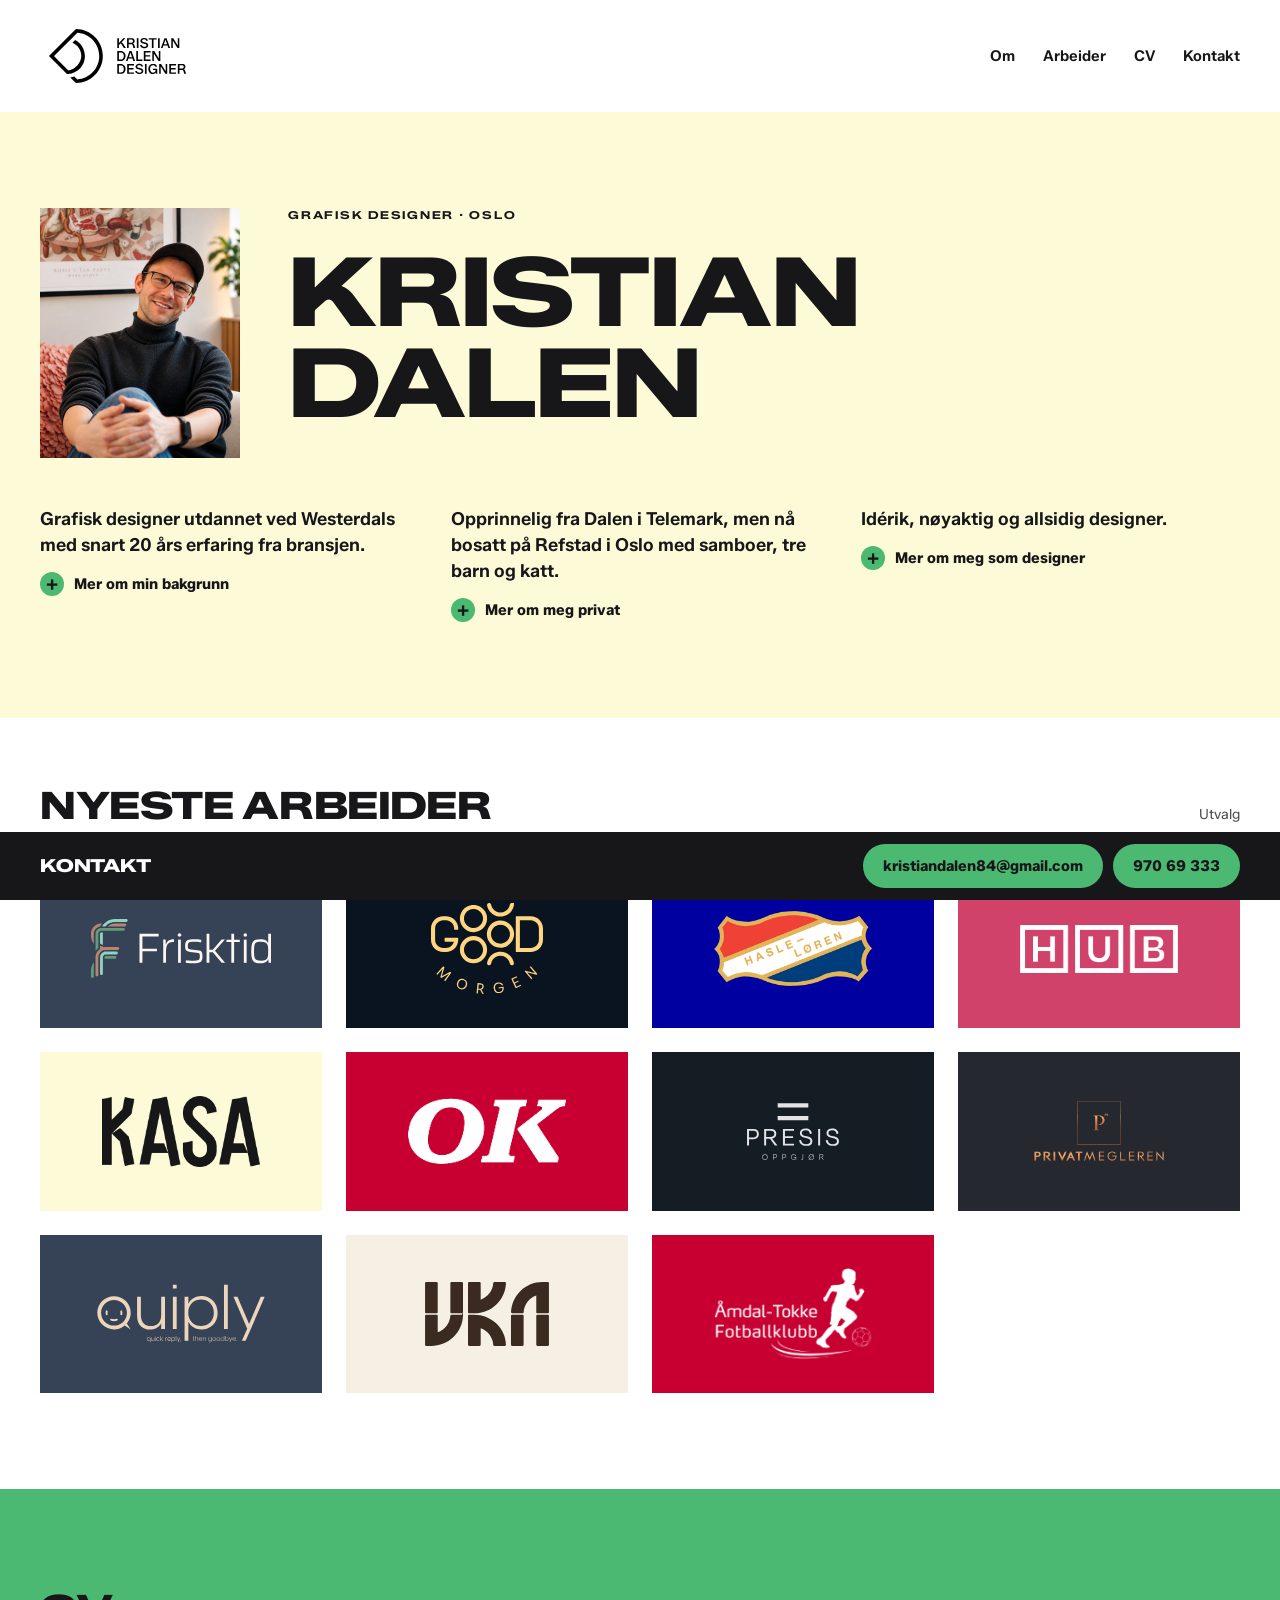
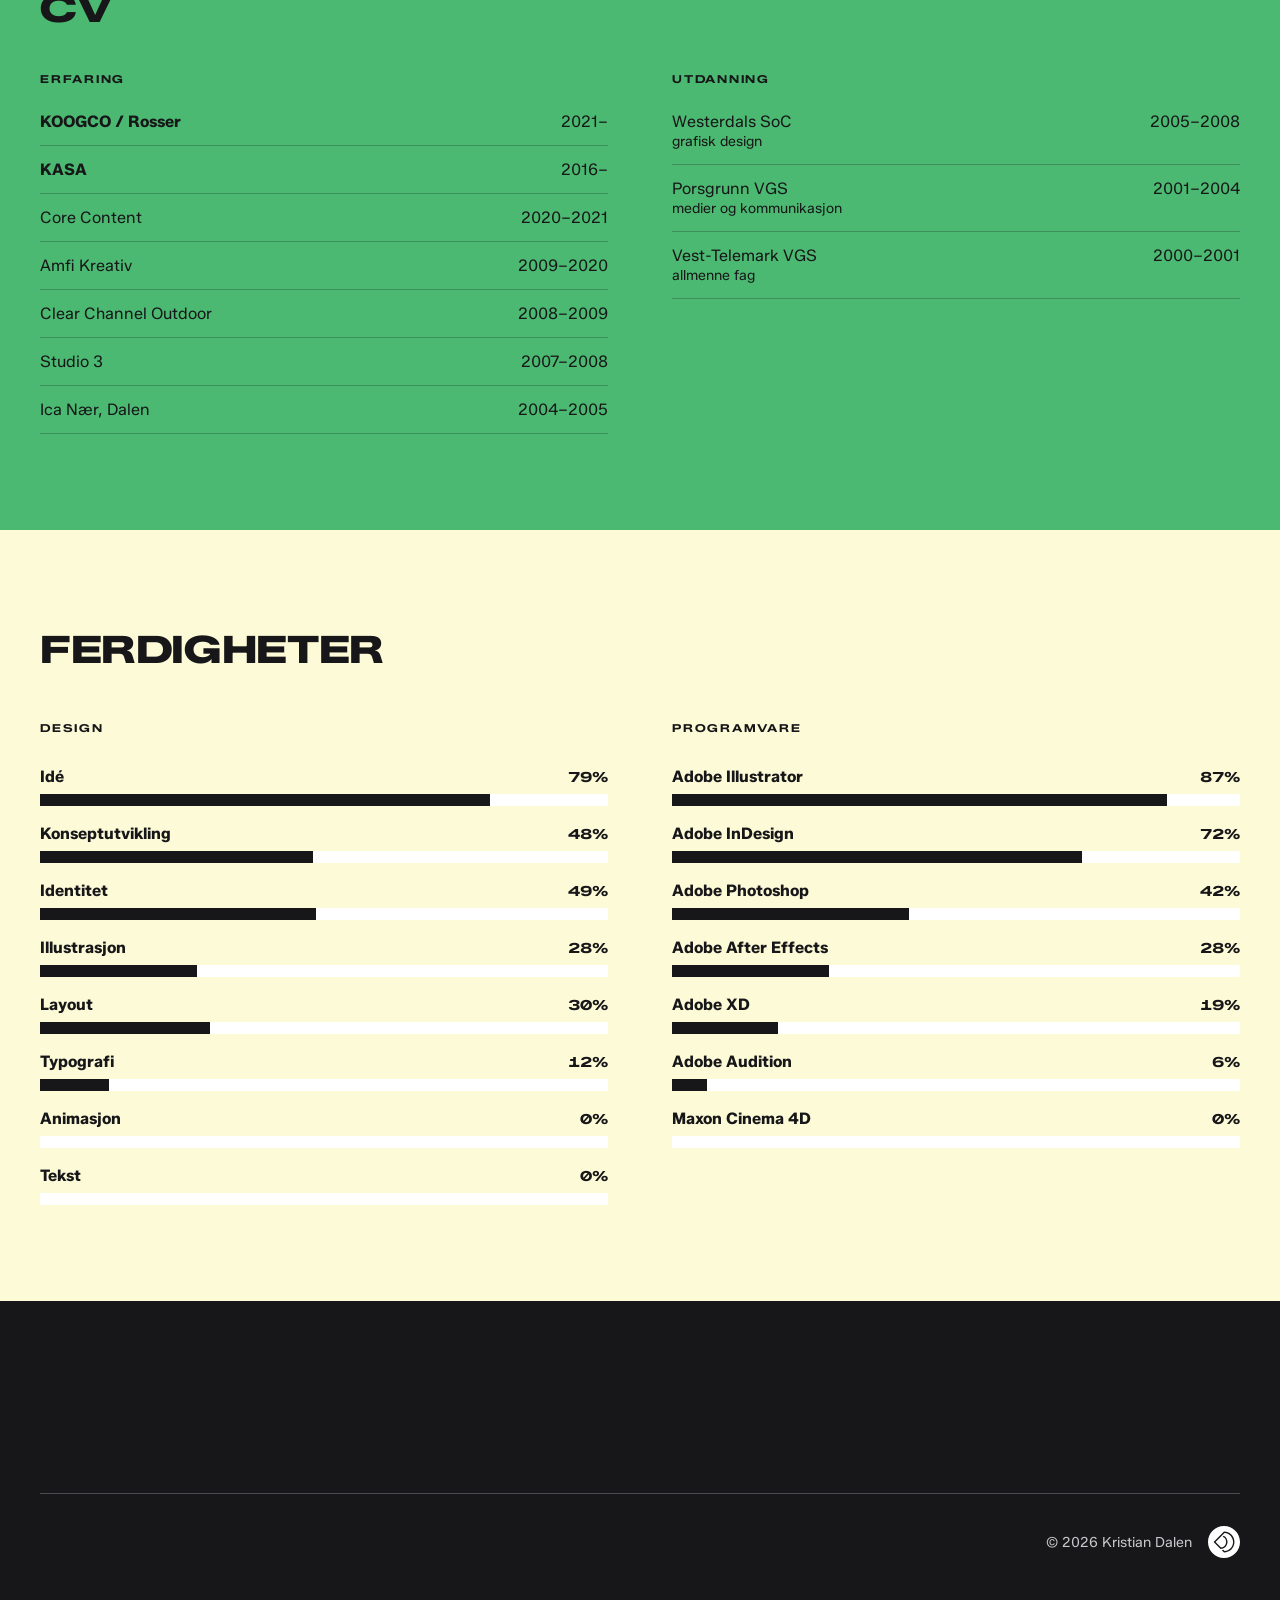
<file: public/index.html>
<!DOCTYPE html>
<html lang="no">
<head>
<meta charset="utf-8">
<meta name="color-scheme" content="light dark">
<meta name="viewport" content="width=device-width, initial-scale=1">
<title>Kristian Dalen – Grafisk designer</title>
<link rel="icon" href="./favicon.svg" type="image/svg+xml">
<link rel="apple-touch-icon" href="./assets/ikon/apple-touch-icon-gronn.png">
<link rel="manifest" href="./manifest.webmanifest">
<meta name="apple-mobile-web-app-title" content="Kristian Dalen">
<meta name="theme-color" content="#FFFFFF" media="(prefers-color-scheme: light)">
<meta name="theme-color" content="#171719" media="(prefers-color-scheme: dark)">
<link rel="stylesheet" href="./css/site.css">
<script src="./js/fit-titles.js" defer></script>
<script src="./js/title-motion.js" defer></script>
<script src="./js/sticky-footer.js" defer></script>
<script src="./js/site.js" defer></script>
</head>
<body class="home">
<div style="font-family:var(--font-sans);color:var(--ink);background:var(--surface)">
<header style="position:sticky;top:0;z-index:10;background:var(--surface)">
<div data-header="" style="max-width:1200px;margin:0 auto;padding:0 32px;height:112px;display:flex;align-items:center;justify-content:space-between;gap:24px">
<a href="#om" style="display:flex;align-items:center;text-decoration:none"><img src="./assets/kdd-logo-sort.svg" alt="Kristian Dalen" data-logo="" style="height:72px;width:auto;display:block"></a>
<button type="button" data-menu-toggle="" aria-expanded="false" aria-controls="meny" aria-label="Meny"><span></span><span></span><span></span></button><nav id="meny" data-nav="" style="display:flex;gap:28px;font-size:15px;font-weight:600"><a href="#om" style="text-decoration:none">Om</a><a href="#arbeider" style="text-decoration:none">Arbeider</a><a href="#cv" style="text-decoration:none">CV</a><a href="#kontakt" style="text-decoration:none">Kontakt</a></nav>
</div>
</header>
<section id="om" style="background:var(--surface-cream)">
<div style="max-width:1200px;margin:0 auto;padding:96px 32px;display:flex;flex-wrap:wrap;align-items:flex-start;gap:48px">
<div style="width:min(100%,200px);flex:none;aspect-ratio:4/5;box-sizing:border-box;background:var(--surface)"><img src="./assets/kristian-portrett.avif" alt="Portrett av Kristian Dalen" style="display:block;width:100%;height:100%;object-fit:cover"></div>
<div style="flex:1 1 420px;min-width:0;display:flex;flex-direction:column;gap:24px;max-width:720px">
<div style="font-family:var(--font-display);font-size:11px;font-weight:700;letter-spacing:0.16em;text-transform:uppercase">Grafisk designer · Oslo</div>
<h1 style="margin:0;font-family:var(--font-display);font-size:clamp(48px,8vw,96px);font-weight:900;line-height:0.95;letter-spacing:-0.02em;text-transform:uppercase">Kristian Dalen</h1>

</div>
<div style="flex:1 1 100%;display:grid;grid-template-columns:repeat(auto-fit,minmax(min(100%,220px),1fr));gap:40px 32px;align-items:start"><div data-more="" style="display:flex;flex-direction:column;gap:14px"><span style="font-size:18px;font-weight:600;line-height:1.45;text-wrap:pretty">Grafisk designer utdannet ved Westerdals med snart 20 års erfaring fra bransjen.</span><div data-more-body="" hidden><p style="margin:0;padding:0;font-size:16px;line-height:1.6;text-wrap:pretty">Jeg har blant annet jobbet mye med eiendom, både i Olav Thon Gruppen og i min nåværende stilling i Rosser, hvor jeg nesten utelukkende jobber med PrivatMegleren. Siden jeg har så lang erfaring fra bransjen, er jeg trygg både når det gjelder trykksaker og digitale produksjoner.</p><p style="margin:0;padding:0;font-size:16px;line-height:1.6;text-wrap:pretty">Jeg har også mer eller mindre aktivt drevet en nettbutikk i mange år, hvor jeg har fått god kompetanse innen produksjon av grafikk på forskjellige flater og materialer, generell drift av foretak, nettsideutvikling, Shopify, Meta Business Suite m.m.</p></div><button type="button" data-more-toggle="" aria-expanded="false" style="appearance:none;background:none;border:0;padding:0;margin:0;font:inherit;color:inherit;cursor:pointer;text-align:left;align-self:flex-start;display:flex;align-items:center;gap:10px;font-size:15px;font-weight:700"><span data-plus="" style="display:inline-flex;align-items:center;justify-content:center;width:24px;height:24px;border-radius:999px;background:var(--accent);color:var(--on-accent);font-size:18px;line-height:1;transition:transform .25s ease">+</span><span data-more-label="" data-less="Mindre om min bakgrunn">Mer om min bakgrunn</span></button></div><div data-more="" style="display:flex;flex-direction:column;gap:14px"><span style="font-size:18px;font-weight:600;line-height:1.45;text-wrap:pretty">Opprinnelig fra Dalen i Telemark, men nå bosatt på Refstad i Oslo med samboer, tre barn og katt.</span><div data-more-body="" hidden><p style="margin:0;padding:0;font-size:16px;line-height:1.6;text-wrap:pretty">Med tre barn på henholdsvis 11, 6 og 2 er det ikke mye tid til omfattende hobbyer, så det jeg bruker tid på ved siden av jobb og nistesmøring, er å se fotball, og da spesielt Newcastle og Odd. To lag som ikke bare er enkle å elske. Jeg følger også med på en del annen idrett og er veldig glad i hiphop- og indiemusikk. På vei til og fra arbeid lytter jeg til bøker eller podkaster om blant annet politikk, sport, historie, vitenskap eller helse. De siste ti minuttene av dagen bruker jeg på å bevege kroppen. Samtidig som jeg gjør disse tingene, har jeg alltid mange idéer som snurrer, og har derfor flere mindre og mer ambisiøse prosjekter jeg ønsker å realisere.</p></div><button type="button" data-more-toggle="" aria-expanded="false" style="appearance:none;background:none;border:0;padding:0;margin:0;font:inherit;color:inherit;cursor:pointer;text-align:left;align-self:flex-start;display:flex;align-items:center;gap:10px;font-size:15px;font-weight:700"><span data-plus="" style="display:inline-flex;align-items:center;justify-content:center;width:24px;height:24px;border-radius:999px;background:var(--accent);color:var(--on-accent);font-size:18px;line-height:1;transition:transform .25s ease">+</span><span data-more-label="" data-less="Mindre om meg privat">Mer om meg privat</span></button></div><div data-more="" style="display:flex;flex-direction:column;gap:14px"><span style="font-size:18px;font-weight:600;line-height:1.45;text-wrap:pretty">Idérik, nøyaktig og allsidig designer.</span><div data-more-body="" hidden><p style="margin:0;padding:0;font-size:16px;line-height:1.6;text-wrap:pretty">Jeg elsker å revolusjonere hvordan man kan løse en oppgave. Når det er sagt, vil jeg aldri forsøke å endre noe for endringens skyld, bare om det gjør produktet bedre. Når det gjelder allsidigheten, har jeg i løpet av yrkeslivet fått erfaring med det meste. Jeg har mye erfaring med motion, 3D-modellering og animasjon, er svært stødig på både korrekt og kreativ typografi, kan til en viss grad illustrere, kan klippe både film, lyd og musikk, har god erfaring med nettside-, banner- og SoMe-produksjon, har laget en masse avisannonser og trykksaker, og elsker å utvikle logoer og visuelle profiler. Jeg kan også formulere meg skriftlig og er opptatt av rettskriving. Jeg kan med andre ord fylle ganske mange forskjellige sko.</p></div><button type="button" data-more-toggle="" aria-expanded="false" style="appearance:none;background:none;border:0;padding:0;margin:0;font:inherit;color:inherit;cursor:pointer;text-align:left;align-self:flex-start;display:flex;align-items:center;gap:10px;font-size:15px;font-weight:700"><span data-plus="" style="display:inline-flex;align-items:center;justify-content:center;width:24px;height:24px;border-radius:999px;background:var(--accent);color:var(--on-accent);font-size:18px;line-height:1;transition:transform .25s ease">+</span><span data-more-label="" data-less="Mindre om meg som designer">Mer om meg som designer</span></button></div></div>
</div>
</section>
<section id="arbeider">
<div style="max-width:1200px;margin:0 auto;padding:64px 32px 96px;display:flex;flex-direction:column;gap:40px">
<div style="display:flex;justify-content:space-between;align-items:baseline;gap:24px;flex-wrap:wrap">
<h2 style="margin:0;font-family:var(--font-display);font-size:38px;font-weight:900;letter-spacing:-0.01em;text-transform:uppercase">Nyeste arbeider</h2>
<span style="font-size:14px;color:var(--ink-muted)">Utvalg</span>
</div>
<div style="display:grid;grid-template-columns:repeat(auto-fill,minmax(min(100%,240px),1fr));gap:24px">
<a href="./frisktid.html" style="display:flex;flex-direction:column;gap:10px;text-decoration:none;color:var(--ink)">
<div style="position:relative;overflow:hidden;aspect-ratio:16/9;display:flex;flex-direction:column;align-items:center;justify-content:center;gap:10px;box-sizing:border-box;background:#364356;color:#ECD5BB;font-family:var(--font-display);text-transform:uppercase" data-fixed=""><span style="font-size:26px;font-weight:900;line-height:1">Frisktid</span><span style="font-size:11px;font-weight:700;letter-spacing:0.3em">Konsept</span><div style="position:absolute;inset:0;background:#364356;display:flex;align-items:center;justify-content:center;padding:12% 18%;box-sizing:border-box;opacity:1;transition:opacity .25s ease" data-hover="hv1" data-fixed=""><img src="./assets/frisktid/logo-lys.svg" alt="Frisktid" style="max-width:100%;max-height:100%;width:auto;height:auto;object-fit:contain;display:block"></div></div>
</a>
<a href="./goood-morgen.html" style="display:flex;flex-direction:column;gap:10px;text-decoration:none;color:var(--ink)">
<div style="position:relative;overflow:hidden;aspect-ratio:16/9;display:flex;flex-direction:column;align-items:center;justify-content:center;gap:10px;box-sizing:border-box;background:#0A1420;color:#FFD580;text-align:center;font-family:var(--font-display);text-transform:uppercase" data-fixed=""><span style="font-size:26px;font-weight:900;line-height:1">Goood Morgen</span><span style="font-size:11px;font-weight:700;letter-spacing:0.3em">App</span><div style="position:absolute;inset:0;background:#0A1420;display:flex;align-items:center;justify-content:center;padding:12% 22%;box-sizing:border-box;opacity:1;transition:opacity .25s ease" data-hover="hv1" data-fixed=""><div role="img" aria-label="Goood Morgen" style="width:100%;height:100%;background:#FFD580;-webkit-mask:url(./assets/goood/logo.svg) center/contain no-repeat;mask:url(./assets/goood/logo.svg) center/contain no-repeat" data-fixed=""></div></div></div>
</a>
<a href="./hasle-loren.html" style="display:flex;flex-direction:column;gap:10px;text-decoration:none;color:var(--ink)">
<div style="position:relative;overflow:hidden;aspect-ratio:16/9;display:flex;flex-direction:column;align-items:center;justify-content:center;gap:10px;box-sizing:border-box;background:#0000A0;color:#FFFFF5;font-family:var(--font-display);text-transform:uppercase" data-fixed=""><span style="font-size:26px;font-weight:900;line-height:1">Hasle-Løren</span><span style="font-size:11px;font-weight:700;letter-spacing:0.3em">Identitet</span><div style="position:absolute;inset:0;background:#0000A0;display:flex;align-items:center;justify-content:center;padding:12% 22%;box-sizing:border-box;opacity:1;transition:opacity .25s ease" data-hover="hv1" data-fixed=""><img src="./assets/hasle/hl-logo.png" alt="Hasle-Løren IL" style="max-width:100%;max-height:100%;width:auto;height:auto;object-fit:contain;display:block"></div></div>
</a>
<a href="./hub.html" style="display:flex;flex-direction:column;gap:10px;text-decoration:none;color:var(--ink)">
<div style="position:relative;overflow:hidden;aspect-ratio:16/9;display:flex;flex-direction:column;align-items:center;justify-content:center;gap:10px;box-sizing:border-box;background:#D0426A;color:var(--ink-inverse);font-family:var(--font-display);text-transform:uppercase" data-fixed=""><span style="font-size:26px;font-weight:900;line-height:1">HUB</span><span style="font-size:11px;font-weight:700;letter-spacing:0.3em">Konsept</span><div style="position:absolute;inset:0;background:#D0426A;display:flex;align-items:center;justify-content:center;padding:12% 22%;box-sizing:border-box;opacity:1;transition:opacity .25s ease" data-hover="hv1" data-fixed=""><img src="./assets/hub/hub-logo-hvit.png" alt="HUB" style="max-width:100%;max-height:100%;width:auto;height:auto;object-fit:contain;display:block"></div></div>
</a>
<a href="./kasa.html" style="display:flex;flex-direction:column;gap:10px;text-decoration:none;color:var(--ink)">
<div style="position:relative;overflow:hidden;aspect-ratio:16/9;display:flex;flex-direction:column;align-items:center;justify-content:center;gap:10px;box-sizing:border-box;background:#FCFAD7;color:#171719;font-family:var(--font-display);text-transform:uppercase" data-fixed=""><span style="font-size:26px;font-weight:900;line-height:1">KASA</span><span style="font-size:11px;font-weight:700;letter-spacing:0.3em">Nettbutikk</span><div style="position:absolute;inset:0;background:#FCFAD7;display:flex;align-items:center;justify-content:center;padding:12% 22%;box-sizing:border-box;opacity:1;transition:opacity .25s ease" data-hover="hv1" data-fixed=""><img src="./assets/kasa-cut-sort.png" alt="KASA" style="max-width:100%;max-height:100%;width:auto;height:auto;object-fit:contain;display:block"></div></div>
</a>
<a href="./ok-bensin.html" style="display:flex;flex-direction:column;gap:10px;text-decoration:none;color:var(--ink)">
<div style="position:relative;overflow:hidden;aspect-ratio:16/9;display:flex;flex-direction:column;align-items:center;justify-content:center;gap:10px;box-sizing:border-box;background:#C70031;color:var(--ink-inverse);font-family:var(--font-display);text-transform:uppercase" data-fixed=""><span style="font-size:26px;font-weight:900;line-height:1">OK Bensin</span><span style="font-size:11px;font-weight:700;letter-spacing:0.3em">Reklamefilm</span><div style="position:absolute;inset:0;background:#C70031;display:flex;align-items:center;justify-content:center;padding:12% 22%;box-sizing:border-box;opacity:1;transition:opacity .25s ease" data-hover="hv1" data-fixed=""><img src="./assets/okbensin/ok-logo-hvit.png" alt="OK Bensin" style="max-width:100%;max-height:100%;width:auto;height:auto;object-fit:contain;display:block"></div></div>
</a>
<a href="./presis.html" style="display:flex;flex-direction:column;gap:10px;text-decoration:none;color:var(--ink)">
<div style="position:relative;overflow:hidden;aspect-ratio:16/9;display:flex;flex-direction:column;align-items:center;justify-content:center;gap:10px;box-sizing:border-box;background:#141C24;color:var(--ink-inverse);font-family:var(--font-display);text-transform:uppercase" data-fixed=""><span style="font-size:26px;font-weight:900;line-height:1;text-align:center">Presis Oppgjør</span><span style="font-size:11px;font-weight:700;letter-spacing:0.3em">Identitet</span><div style="position:absolute;inset:0;background:#141C24;display:flex;align-items:center;justify-content:center;padding:12% 22%;box-sizing:border-box;opacity:1;transition:opacity .25s ease" data-hover="hv1" data-fixed=""><img src="./assets/presis/logo-lys.svg" alt="Presis Oppgjør" style="max-width:100%;max-height:100%;width:auto;height:auto;object-fit:contain;display:block"></div></div>
</a>
<a href="https://privatmegleren-sekundering.no/" target="_blank" rel="noopener" style="display:flex;flex-direction:column;gap:10px;text-decoration:none;color:var(--ink)">
<div style="position:relative;overflow:hidden;aspect-ratio:16/9;display:flex;flex-direction:column;align-items:center;justify-content:center;gap:10px;box-sizing:border-box;background:#262830;color:var(--ink-inverse);font-family:var(--font-display);text-transform:uppercase;padding:0 12px;text-align:center" data-fixed=""><span style="font-size:19px;font-weight:900;line-height:1">PrivatMegleren</span><span style="font-size:11px;font-weight:700;letter-spacing:0.3em">Nettside</span><div style="position:absolute;inset:0;background:#262830;display:flex;align-items:center;justify-content:center;padding:12% 22%;box-sizing:border-box;opacity:1;transition:opacity .25s ease" data-hover="hv1" data-fixed=""><img src="./assets/privatmegleren/logo.png" alt="PrivatMegleren" style="max-width:100%;max-height:100%;width:auto;height:auto;object-fit:contain;display:block"></div></div>
</a>
<a href="./quiply.html" style="display:flex;flex-direction:column;gap:10px;text-decoration:none;color:var(--ink)">
<div style="position:relative;overflow:hidden;aspect-ratio:16/9;display:flex;flex-direction:column;align-items:center;justify-content:center;gap:10px;box-sizing:border-box;background:#364356;color:#ECD5BB;font-family:var(--font-display);text-transform:uppercase" data-fixed=""><span style="font-size:26px;font-weight:900;line-height:1">quiply</span><span style="font-size:11px;font-weight:700;letter-spacing:0.3em">App</span><div style="position:absolute;inset:0;background:#364356;display:flex;align-items:center;justify-content:center;padding:12% 20%;box-sizing:border-box;opacity:1;transition:opacity .25s ease" data-hover="hv1" data-fixed=""><div role="img" aria-label="quiply" style="width:100%;height:100%;background:#ECD5BB;-webkit-mask:url(./assets/quiply/logo-liggende.svg) center/contain no-repeat;mask:url(./assets/quiply/logo-liggende.svg) center/contain no-repeat" data-fixed=""></div></div></div>
</a>
<a href="./uka.html" style="display:flex;flex-direction:column;gap:10px;text-decoration:none;color:var(--ink)">
<div style="position:relative;overflow:hidden;aspect-ratio:16/9;display:flex;flex-direction:column;align-items:center;justify-content:center;gap:10px;box-sizing:border-box;background:#F6EFE4;color:#3A2A20;font-family:var(--font-display);text-transform:uppercase" data-fixed=""><span style="font-size:26px;font-weight:900;line-height:1">Uka</span><span style="font-size:11px;font-weight:700;letter-spacing:0.3em">App</span><div style="position:absolute;inset:0;background:#F6EFE4;display:flex;align-items:center;justify-content:center;padding:14% 28%;box-sizing:border-box;opacity:1;transition:opacity .25s ease" data-hover="hv1" data-fixed=""><img src="./assets/uka/logo.svg" alt="Uka" style="max-width:100%;max-height:100%;width:auto;height:auto;object-fit:contain;display:block"></div></div>
</a>
<a href="./amdal-tokke.html" style="display:flex;flex-direction:column;gap:10px;text-decoration:none;color:var(--ink)">
<div style="position:relative;overflow:hidden;aspect-ratio:16/9;display:flex;flex-direction:column;align-items:center;justify-content:center;gap:10px;box-sizing:border-box;background:#C70031;color:var(--ink-inverse);font-family:var(--font-display);text-transform:uppercase" data-fixed=""><span style="font-size:26px;font-weight:900;line-height:1">Åmdal/Tokke</span><span style="font-size:11px;font-weight:700;letter-spacing:0.3em">Identitet</span><div style="position:absolute;inset:0;background:#C70031;display:flex;align-items:center;justify-content:center;padding:12% 22%;box-sizing:border-box;opacity:1;transition:opacity .25s ease" data-hover="hv1" data-fixed=""><img src="./assets/amdal/logo-hvit.png" alt="Åmdal-Tokke Fotballklubb" style="max-width:100%;max-height:100%;width:auto;height:auto;object-fit:contain;display:block"></div></div>
</a>
</div>
</div>
</section>
<section id="cv" style="background:var(--accent);color:var(--on-accent)">
<div style="max-width:1200px;margin:0 auto;padding:96px 32px;display:flex;flex-direction:column;gap:40px">
<h2 style="margin:0;font-family:var(--font-display);font-size:38px;font-weight:900;letter-spacing:-0.01em;text-transform:uppercase">CV</h2>
<div style="display:grid;grid-template-columns:repeat(auto-fit,minmax(min(100%,320px),1fr));gap:48px 64px">
<div style="display:flex;flex-direction:column;gap:12px">
<div style="font-family:var(--font-display);font-size:11px;font-weight:700;letter-spacing:0.16em;text-transform:uppercase">Erfaring</div>
<div style="display:flex;flex-direction:column">
<div style="display:flex;justify-content:space-between;gap:16px;padding:14px 0;border-bottom:1px solid var(--line-strong);font-size:16px"><span style="font-weight:700">KOOGCO / Rosser</span><span style="color:var(--on-accent);text-align:right;white-space:nowrap">2021–</span></div>
<div style="display:flex;justify-content:space-between;gap:16px;padding:14px 0;border-bottom:1px solid var(--line-strong);font-size:16px"><span style="font-weight:700">KASA</span><span style="color:var(--on-accent);text-align:right;white-space:nowrap">2016–</span></div>
<div style="display:flex;justify-content:space-between;gap:16px;padding:14px 0;border-bottom:1px solid var(--line-strong);font-size:16px"><span style="font-weight:400">Core Content</span><span style="color:var(--on-accent);text-align:right;white-space:nowrap">2020–2021</span></div>
<div style="display:flex;justify-content:space-between;gap:16px;padding:14px 0;border-bottom:1px solid var(--line-strong);font-size:16px"><span style="font-weight:400">Amfi Kreativ</span><span style="color:var(--on-accent);text-align:right;white-space:nowrap">2009–2020</span></div>
<div style="display:flex;justify-content:space-between;gap:16px;padding:14px 0;border-bottom:1px solid var(--line-strong);font-size:16px"><span style="font-weight:400">Clear Channel Outdoor</span><span style="color:var(--on-accent);text-align:right;white-space:nowrap">2008–2009</span></div>
<div style="display:flex;justify-content:space-between;gap:16px;padding:14px 0;border-bottom:1px solid var(--line-strong);font-size:16px"><span style="font-weight:400">Studio 3</span><span style="color:var(--on-accent);text-align:right;white-space:nowrap">2007–2008</span></div>
<div style="display:flex;justify-content:space-between;gap:16px;padding:14px 0;border-bottom:1px solid var(--line-strong);font-size:16px"><span style="font-weight:400">Ica Nær, Dalen</span><span style="color:var(--on-accent);text-align:right;white-space:nowrap">2004–2005</span></div>
</div>
</div>
<div style="display:flex;flex-direction:column;gap:12px">
<div style="font-family:var(--font-display);font-size:11px;font-weight:700;letter-spacing:0.16em;text-transform:uppercase">Utdanning</div>
<div style="display:flex;flex-direction:column">
<div style="display:flex;justify-content:space-between;gap:16px;padding:14px 0;border-bottom:1px solid var(--line-strong);font-size:16px"><span style="display:flex;flex-direction:column;gap:2px"><span style="font-weight:400">Westerdals SoC</span><span style="color:var(--on-accent);font-size:14px">grafisk design</span></span><span style="color:var(--on-accent);text-align:right;white-space:nowrap">2005–2008</span></div>
<div style="display:flex;justify-content:space-between;gap:16px;padding:14px 0;border-bottom:1px solid var(--line-strong);font-size:16px"><span style="display:flex;flex-direction:column;gap:2px"><span style="font-weight:400">Porsgrunn VGS</span><span style="color:var(--on-accent);font-size:14px">medier og kommunikasjon</span></span><span style="color:var(--on-accent);text-align:right;white-space:nowrap">2001–2004</span></div>
<div style="display:flex;justify-content:space-between;gap:16px;padding:14px 0;border-bottom:1px solid var(--line-strong);font-size:16px"><span style="display:flex;flex-direction:column;gap:2px"><span style="font-weight:400">Vest-Telemark VGS</span><span style="color:var(--on-accent);font-size:14px">allmenne fag</span></span><span style="color:var(--on-accent);text-align:right;white-space:nowrap">2000–2001</span></div>
</div>
</div>
</div>
</div>
</section>
<section id="ferdigheter" data-skills="" style="background:var(--surface-cream)">
<div style="max-width:1200px;margin:0 auto;padding:96px 32px;display:flex;flex-direction:column;gap:48px">
<h2 style="margin:0;font-family:var(--font-display);font-size:38px;font-weight:900;letter-spacing:-0.01em;text-transform:uppercase">Ferdigheter</h2>
<div style="display:grid;grid-template-columns:repeat(auto-fit,minmax(min(100%,320px),1fr));gap:48px 64px">
<div style="display:flex;flex-direction:column;gap:12px">
<div style="font-family:var(--font-display);font-size:11px;font-weight:700;letter-spacing:0.16em;text-transform:uppercase">Design</div>
<div style="display:flex;flex-direction:column;gap:18px;padding-top:20px">

<div style="display:flex;flex-direction:column;gap:8px">
<div style="display:flex;justify-content:space-between;align-items:baseline;gap:16px;font-size:16px"><span style="font-weight:700">Idé</span><span data-bar-label="" style="font-family:var(--font-display);font-size:14px;font-weight:700;font-variant-numeric:tabular-nums">0%</span></div>
<div style="height:12px;background:var(--surface)"><div style="height:100%;background:var(--surface-ink);width:0%" data-bar="90" data-i="0"></div></div>
</div>

<div style="display:flex;flex-direction:column;gap:8px">
<div style="display:flex;justify-content:space-between;align-items:baseline;gap:16px;font-size:16px"><span style="font-weight:700">Konseptutvikling</span><span data-bar-label="" style="font-family:var(--font-display);font-size:14px;font-weight:700;font-variant-numeric:tabular-nums">0%</span></div>
<div style="height:12px;background:var(--surface)"><div style="height:100%;background:var(--surface-ink);width:0%" data-bar="60" data-i="1"></div></div>
</div>

<div style="display:flex;flex-direction:column;gap:8px">
<div style="display:flex;justify-content:space-between;align-items:baseline;gap:16px;font-size:16px"><span style="font-weight:700">Identitet</span><span data-bar-label="" style="font-family:var(--font-display);font-size:14px;font-weight:700;font-variant-numeric:tabular-nums">0%</span></div>
<div style="height:12px;background:var(--surface)"><div style="height:100%;background:var(--surface-ink);width:0%" data-bar="70" data-i="2"></div></div>
</div>

<div style="display:flex;flex-direction:column;gap:8px">
<div style="display:flex;justify-content:space-between;align-items:baseline;gap:16px;font-size:16px"><span style="font-weight:700">Illustrasjon</span><span data-bar-label="" style="font-family:var(--font-display);font-size:14px;font-weight:700;font-variant-numeric:tabular-nums">0%</span></div>
<div style="height:12px;background:var(--surface)"><div style="height:100%;background:var(--surface-ink);width:0%" data-bar="50" data-i="3"></div></div>
</div>

<div style="display:flex;flex-direction:column;gap:8px">
<div style="display:flex;justify-content:space-between;align-items:baseline;gap:16px;font-size:16px"><span style="font-weight:700">Layout</span><span data-bar-label="" style="font-family:var(--font-display);font-size:14px;font-weight:700;font-variant-numeric:tabular-nums">0%</span></div>
<div style="height:12px;background:var(--surface)"><div style="height:100%;background:var(--surface-ink);width:0%" data-bar="80" data-i="4"></div></div>
</div>

<div style="display:flex;flex-direction:column;gap:8px">
<div style="display:flex;justify-content:space-between;align-items:baseline;gap:16px;font-size:16px"><span style="font-weight:700">Typografi</span><span data-bar-label="" style="font-family:var(--font-display);font-size:14px;font-weight:700;font-variant-numeric:tabular-nums">0%</span></div>
<div style="height:12px;background:var(--surface)"><div style="height:100%;background:var(--surface-ink);width:0%" data-bar="80" data-i="5"></div></div>
</div>

<div style="display:flex;flex-direction:column;gap:8px">
<div style="display:flex;justify-content:space-between;align-items:baseline;gap:16px;font-size:16px"><span style="font-weight:700">Animasjon</span><span data-bar-label="" style="font-family:var(--font-display);font-size:14px;font-weight:700;font-variant-numeric:tabular-nums">0%</span></div>
<div style="height:12px;background:var(--surface)"><div style="height:100%;background:var(--surface-ink);width:0%" data-bar="80" data-i="6"></div></div>
</div>

<div style="display:flex;flex-direction:column;gap:8px">
<div style="display:flex;justify-content:space-between;align-items:baseline;gap:16px;font-size:16px"><span style="font-weight:700">Tekst</span><span data-bar-label="" style="font-family:var(--font-display);font-size:14px;font-weight:700;font-variant-numeric:tabular-nums">0%</span></div>
<div style="height:12px;background:var(--surface)"><div style="height:100%;background:var(--surface-ink);width:0%" data-bar="70" data-i="7"></div></div>
</div>

</div>
</div>
<div style="display:flex;flex-direction:column;gap:12px">
<div style="font-family:var(--font-display);font-size:11px;font-weight:700;letter-spacing:0.16em;text-transform:uppercase">Programvare</div>
<div style="display:flex;flex-direction:column;gap:18px;padding-top:20px">

<div style="display:flex;flex-direction:column;gap:8px">
<div style="display:flex;justify-content:space-between;align-items:baseline;gap:16px;font-size:16px"><span style="font-weight:700">Adobe Illustrator</span><span data-bar-label="" style="font-family:var(--font-display);font-size:14px;font-weight:700;font-variant-numeric:tabular-nums">0%</span></div>
<div style="height:12px;background:var(--surface)"><div style="height:100%;background:var(--surface-ink);width:0%" data-bar="99" data-i="0"></div></div>
</div>

<div style="display:flex;flex-direction:column;gap:8px">
<div style="display:flex;justify-content:space-between;align-items:baseline;gap:16px;font-size:16px"><span style="font-weight:700">Adobe InDesign</span><span data-bar-label="" style="font-family:var(--font-display);font-size:14px;font-weight:700;font-variant-numeric:tabular-nums">0%</span></div>
<div style="height:12px;background:var(--surface)"><div style="height:100%;background:var(--surface-ink);width:0%" data-bar="90" data-i="1"></div></div>
</div>

<div style="display:flex;flex-direction:column;gap:8px">
<div style="display:flex;justify-content:space-between;align-items:baseline;gap:16px;font-size:16px"><span style="font-weight:700">Adobe Photoshop</span><span data-bar-label="" style="font-family:var(--font-display);font-size:14px;font-weight:700;font-variant-numeric:tabular-nums">0%</span></div>
<div style="height:12px;background:var(--surface)"><div style="height:100%;background:var(--surface-ink);width:0%" data-bar="60" data-i="2"></div></div>
</div>

<div style="display:flex;flex-direction:column;gap:8px">
<div style="display:flex;justify-content:space-between;align-items:baseline;gap:16px;font-size:16px"><span style="font-weight:700">Adobe After Effects</span><span data-bar-label="" style="font-family:var(--font-display);font-size:14px;font-weight:700;font-variant-numeric:tabular-nums">0%</span></div>
<div style="height:12px;background:var(--surface)"><div style="height:100%;background:var(--surface-ink);width:0%" data-bar="50" data-i="3"></div></div>
</div>

<div style="display:flex;flex-direction:column;gap:8px">
<div style="display:flex;justify-content:space-between;align-items:baseline;gap:16px;font-size:16px"><span style="font-weight:700">Adobe XD</span><span data-bar-label="" style="font-family:var(--font-display);font-size:14px;font-weight:700;font-variant-numeric:tabular-nums">0%</span></div>
<div style="height:12px;background:var(--surface)"><div style="height:100%;background:var(--surface-ink);width:0%" data-bar="50" data-i="4"></div></div>
</div>

<div style="display:flex;flex-direction:column;gap:8px">
<div style="display:flex;justify-content:space-between;align-items:baseline;gap:16px;font-size:16px"><span style="font-weight:700">Adobe Audition</span><span data-bar-label="" style="font-family:var(--font-display);font-size:14px;font-weight:700;font-variant-numeric:tabular-nums">0%</span></div>
<div style="height:12px;background:var(--surface)"><div style="height:100%;background:var(--surface-ink);width:0%" data-bar="40" data-i="5"></div></div>
</div>

<div style="display:flex;flex-direction:column;gap:8px">
<div style="display:flex;justify-content:space-between;align-items:baseline;gap:16px;font-size:16px"><span style="font-weight:700">Maxon Cinema 4D</span><span data-bar-label="" style="font-family:var(--font-display);font-size:14px;font-weight:700;font-variant-numeric:tabular-nums">0%</span></div>
<div style="height:12px;background:var(--surface)"><div style="height:100%;background:var(--surface-ink);width:0%" data-bar="50" data-i="6"></div></div>
</div>

</div>
</div>
</div>
</div>
</section>
<div data-sticky-bar="" aria-hidden="false" style="position:fixed;left:0;right:0;bottom:0;z-index:20;background:var(--surface-ink);color:var(--ink-inverse);transition:transform .6s cubic-bezier(.4,0,0,1),opacity .6s cubic-bezier(.4,0,0,1)"><div style="max-width:1200px;margin:0 auto;padding:12px 32px;display:flex;flex-wrap:wrap;align-items:center;justify-content:space-between;gap:12px 24px"><span style="font-family:var(--font-display);font-size:18px;font-weight:900;line-height:1;letter-spacing:-0.01em;text-transform:uppercase">Kontakt</span><div style="display:flex;flex-wrap:wrap;align-items:center;gap:10px"><a href="mailto:kristiandalen84@gmail.com?subject=Vi%20elsker%20stilen%20din.%20Kan%20vi%20ta%20en%20kaffe%3F" style="display:inline-flex;align-items:center;justify-content:center;min-height:44px;padding:0 20px;border-radius:999px;background:var(--accent);color:var(--on-accent);font-size:15px;font-weight:700;text-decoration:none;max-width:100%;overflow-wrap:anywhere" data-hover="hv2">kristiandalen84@gmail.com</a><a href="tel:+4797069333" style="display:inline-flex;align-items:center;justify-content:center;min-height:44px;padding:0 20px;border-radius:999px;background:var(--accent);color:var(--on-accent);font-size:15px;font-weight:700;text-decoration:none;max-width:100%;overflow-wrap:anywhere" data-hover="hv2">970 69 333</a></div></div></div>
<section id="kontakt" data-sticky-footer="" style="background:var(--surface-ink);color:var(--ink-inverse)">
<div style="max-width:1200px;margin:0 auto;padding:96px 32px 48px;display:flex;flex-direction:column;gap:40px">
<div data-sticky-row="" style="display:grid;grid-template-columns:repeat(auto-fit,minmax(min(100%,320px),1fr));gap:24px 48px;align-items:center;transition:transform .9s cubic-bezier(.4,0,0,1),opacity .9s cubic-bezier(.4,0,0,1)">
<h2 style="margin:0;font-family:var(--font-display);font-size:38px;font-weight:900;line-height:1;letter-spacing:-0.01em;text-transform:uppercase">Kontakt</h2>
<div style="display:flex;flex-wrap:wrap;gap:16px;align-items:center;align-content:center"><a href="mailto:kristiandalen84@gmail.com?subject=Vi%20elsker%20stilen%20din.%20Kan%20vi%20ta%20en%20kaffe%3F" style="display:inline-flex;align-items:center;justify-content:center;min-height:56px;padding:0 28px;border-radius:999px;background:var(--accent);color:var(--on-accent);font-size:17px;font-weight:700;text-decoration:none;max-width:100%;overflow-wrap:anywhere" data-hover="hv2">kristiandalen84@gmail.com</a><a href="tel:+4797069333" style="display:inline-flex;align-items:center;justify-content:center;min-height:56px;padding:0 28px;border-radius:999px;background:var(--accent);color:var(--on-accent);font-size:17px;font-weight:700;text-decoration:none;max-width:100%;overflow-wrap:anywhere" data-hover="hv2">970 69 333</a></div>
</div>
<div style="display:flex;justify-content:flex-end;gap:24px;flex-wrap:wrap;padding-top:32px;border-top:1px solid var(--ink-muted);font-size:14px">
<div style="display:flex;align-items:center;gap:16px"><span style="color:var(--ink-inverse-muted)">© 2026 Kristian Dalen</span><div role="img" aria-label="KDD" style="width:32px;height:32px;background:var(--surface);-webkit-mask:url(./assets/kdd-ikon-hvit.svg) center/contain no-repeat;mask:url(./assets/kdd-ikon-hvit.svg) center/contain no-repeat"></div></div>
</div>
</div>
</section>
</div>
</body>
</html>
</file>
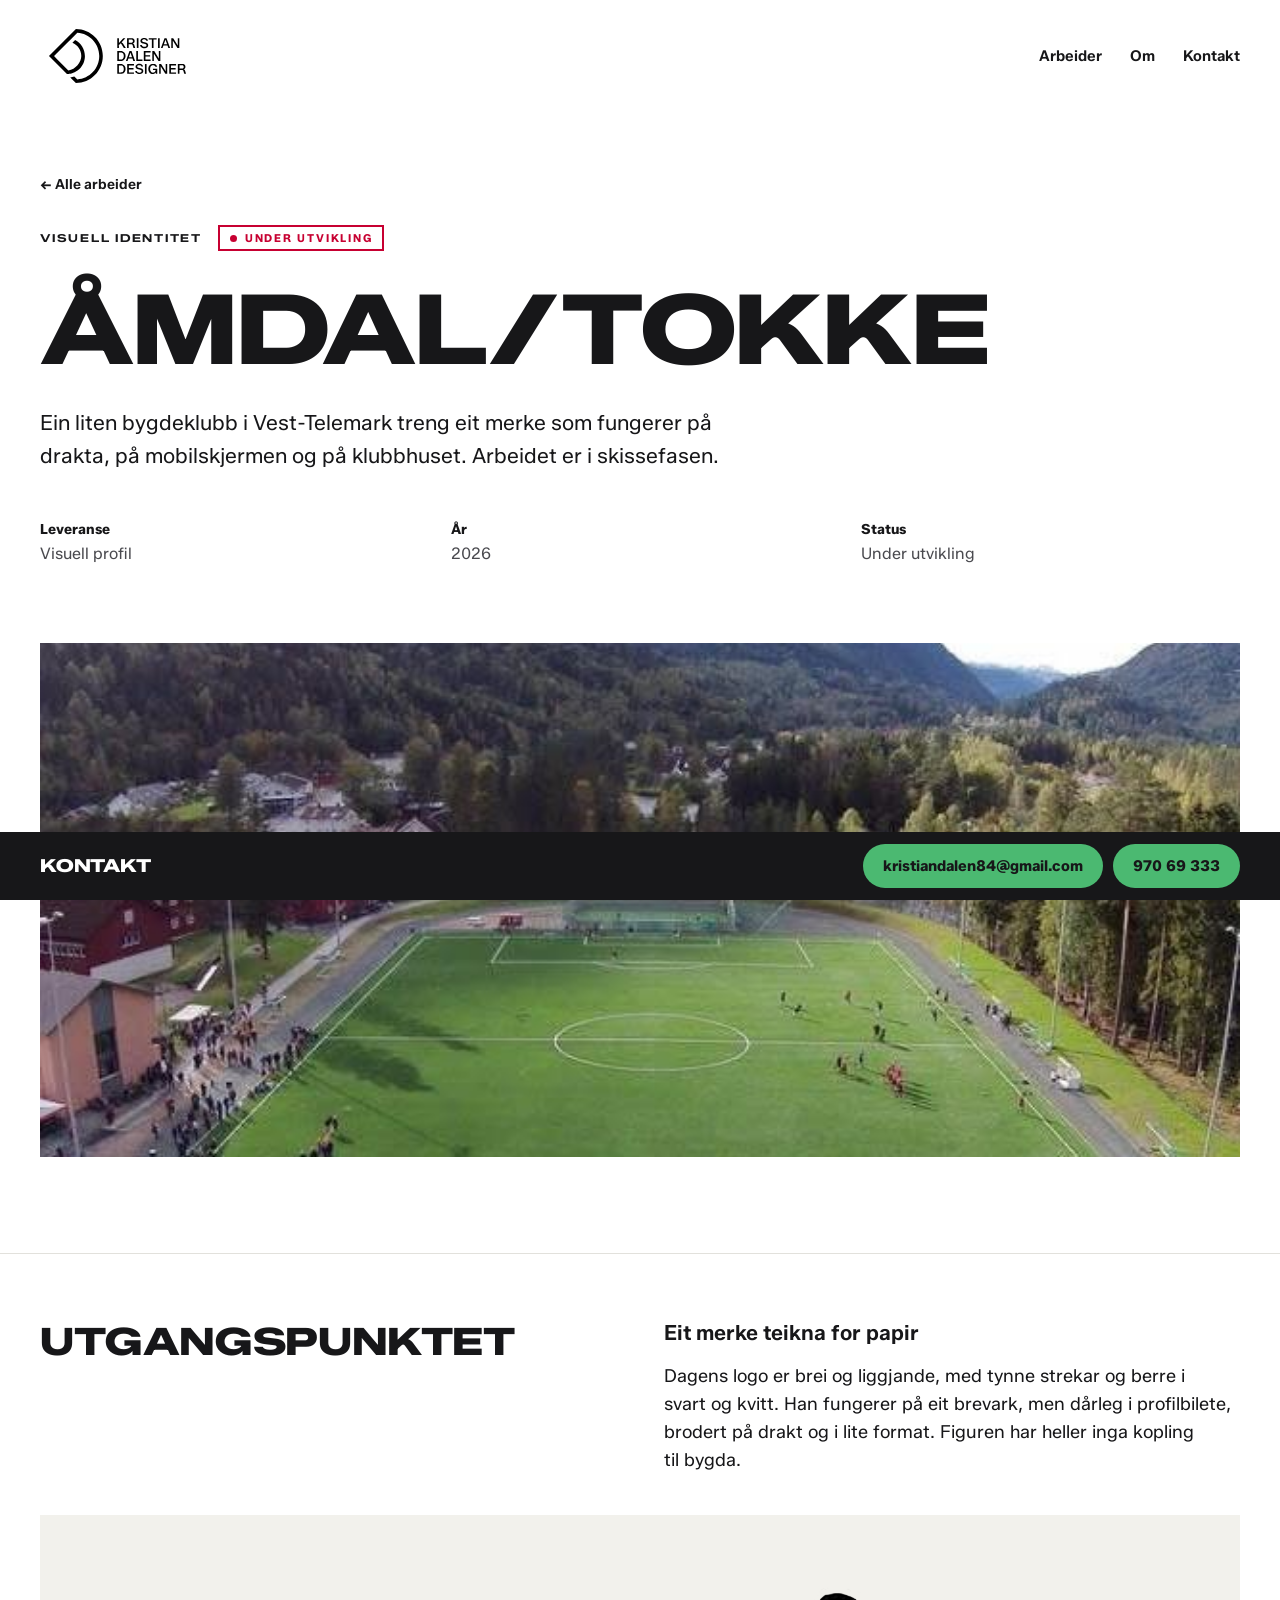
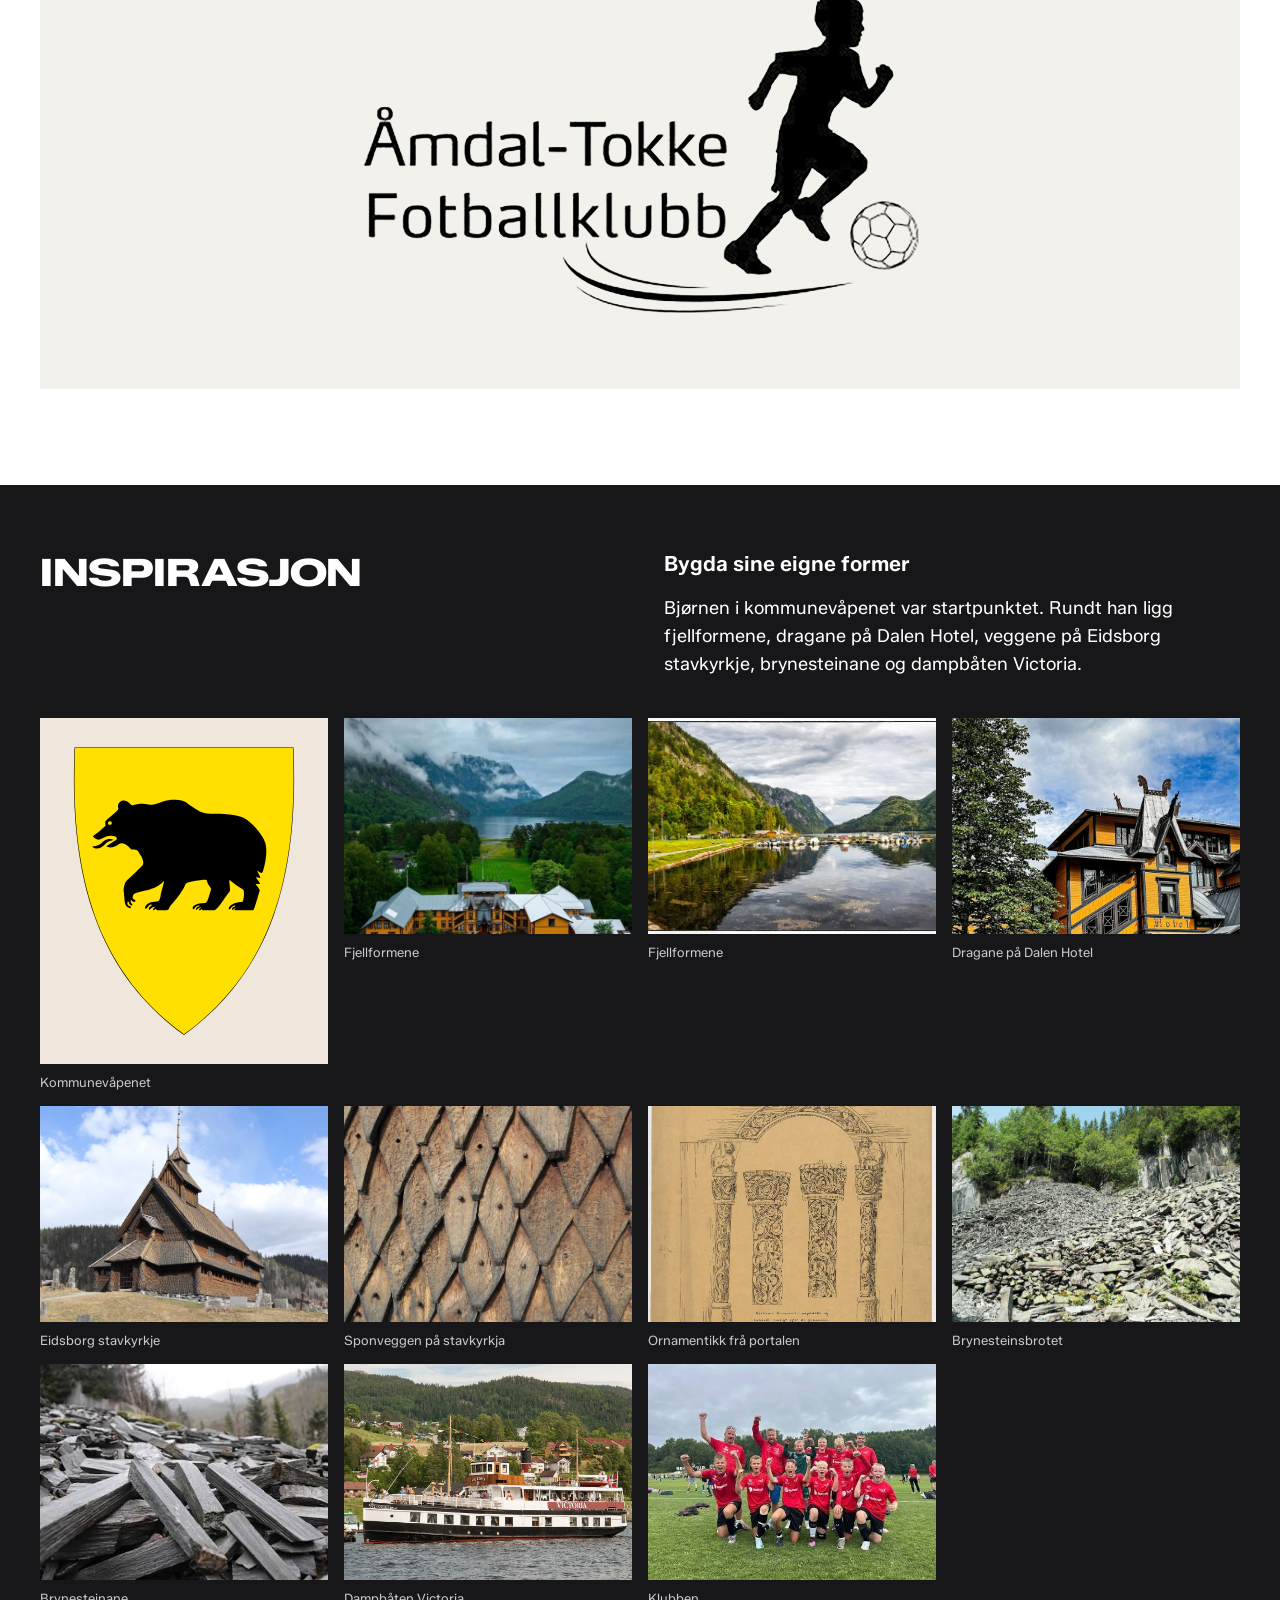
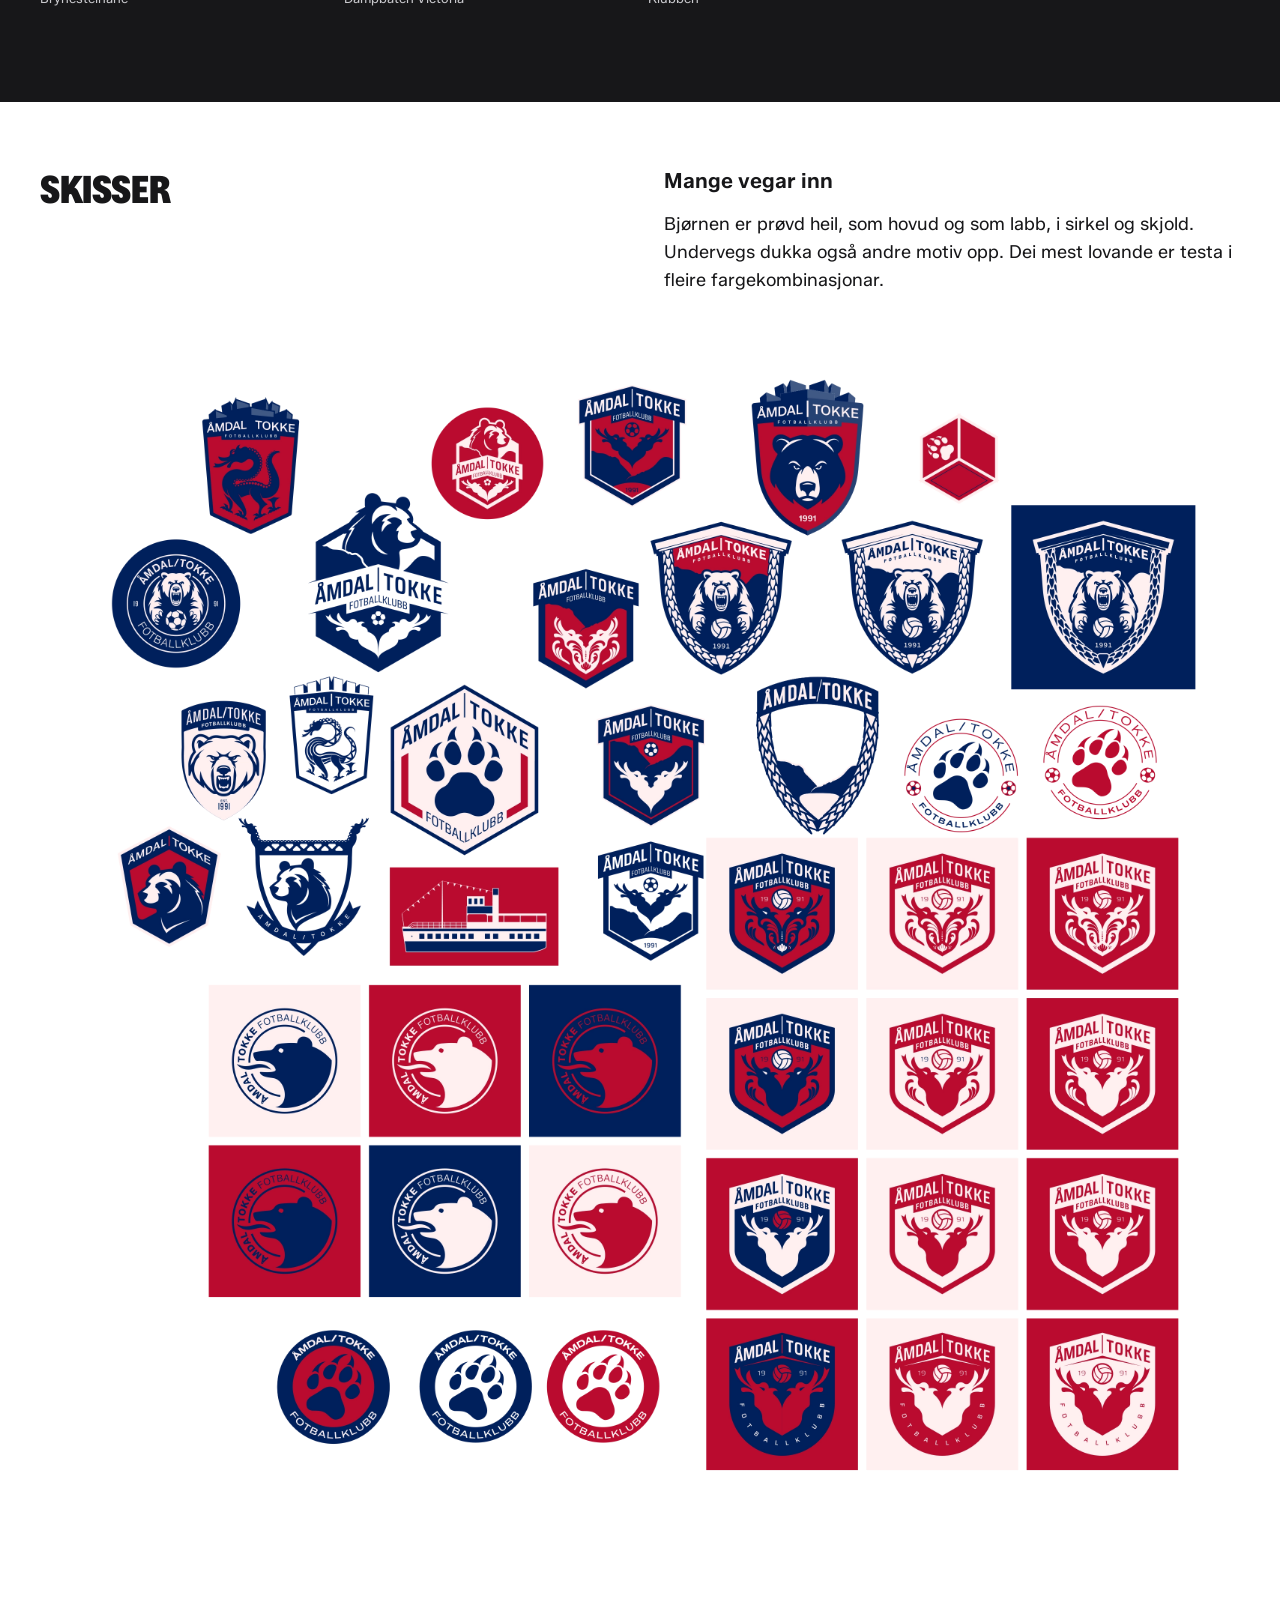
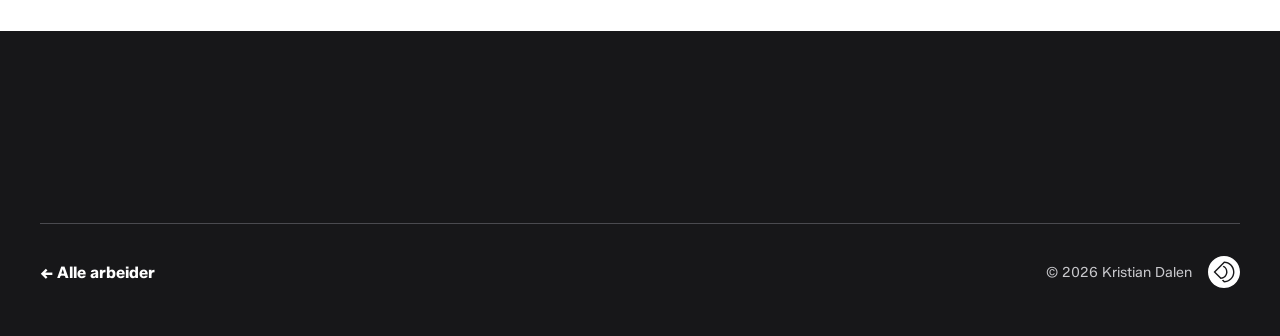
<file: public/amdal-tokke.html>
<!DOCTYPE html>
<html lang="no">
<head>
<meta charset="utf-8">
<meta name="color-scheme" content="light dark">
<meta name="viewport" content="width=device-width, initial-scale=1">
<title>Åmdal/Tokke – Kristian Dalen</title>
<link rel="icon" href="./favicon.svg" type="image/svg+xml">
<link rel="apple-touch-icon" href="./assets/ikon/apple-touch-icon-gronn.png">
<link rel="manifest" href="./manifest.webmanifest">
<meta name="apple-mobile-web-app-title" content="Kristian Dalen">
<meta name="theme-color" content="#FFFFFF" media="(prefers-color-scheme: light)">
<meta name="theme-color" content="#171719" media="(prefers-color-scheme: dark)">
<link rel="stylesheet" href="./css/site.css">
<script src="./js/fit-titles.js" defer></script>
<script src="./js/title-motion.js" defer></script>
<script src="./js/sticky-footer.js" defer></script>
<script src="./js/site.js" defer></script>
</head>
<body>
<div style="font-family:var(--font-sans);color:var(--ink);background:var(--surface)">
<header style="position:sticky;top:0;z-index:10;background:var(--surface)">
<div data-header="" style="max-width:1200px;margin:0 auto;padding:0 32px;height:112px;display:flex;align-items:center;justify-content:space-between;gap:24px">
<a href="./index.html" style="display:flex;align-items:center;text-decoration:none"><img src="./assets/kdd-logo-sort.svg" alt="Kristian Dalen" data-logo="" style="height:72px;width:auto;display:block"></a>
<button type="button" data-menu-toggle="" aria-expanded="false" aria-controls="meny" aria-label="Meny"><span></span><span></span><span></span></button><nav id="meny" data-nav="" style="display:flex;gap:28px;font-size:15px;font-weight:600"><a href="./index.html#arbeider" style="text-decoration:none">Arbeider</a><a href="./index.html#om" style="text-decoration:none">Om</a><a href="./index.html#kontakt" style="text-decoration:none">Kontakt</a></nav>
</div>
</header>
<section style="max-width:1200px;margin:0 auto;padding:64px 32px 64px;display:flex;flex-direction:column;gap:32px">
<a href="./index.html#arbeider" style="font-size:14px;font-weight:600;text-decoration:none">← Alle arbeider</a>
<div style="display:flex;align-items:center;gap:16px;flex-wrap:wrap"><div style="font-family:var(--font-display);font-size:11px;font-weight:700;letter-spacing:0.16em;text-transform:uppercase">Visuell identitet</div><span style="display:inline-flex;align-items:center;gap:8px;font-size:11px;font-weight:700;letter-spacing:0.16em;text-transform:uppercase;color:#C70031;border:2px solid #C70031;padding:4px 10px"><span style="width:7px;height:7px;border-radius:50%;background:#C70031" data-fixed=""></span>Under utvikling</span></div>
<h1 style="font-family:var(--font-display);margin:0;font-size:clamp(44px,7.6vw,104px);font-weight:900;line-height:0.95;letter-spacing:-0.02em;text-transform:uppercase">Åmdal/Tokke</h1>
<p style="margin:0;font-size:21px;line-height:1.55;max-width:680px;text-wrap:pretty">Ein liten bygdeklubb i Vest-Telemark treng eit merke som fungerer på drakta, på mobilskjermen og på klubbhuset. Arbeidet er i skissefasen.</p>
<div style="display:grid;grid-template-columns:repeat(auto-fit,minmax(min(100%,240px),1fr));gap:0 32px">
<div style="display:flex;flex-direction:column;gap:6px;padding:16px 0"><span style="font-size:14px;font-weight:700">Leveranse</span><span style="font-size:16px;color:var(--ink-muted)">Visuell profil</span></div>
<div style="display:flex;flex-direction:column;gap:6px;padding:16px 0"><span style="font-size:14px;font-weight:700">År</span><span style="font-size:16px;color:var(--ink-muted)">2026</span></div>
<div style="display:flex;flex-direction:column;gap:6px;padding:16px 0"><span style="font-size:14px;font-weight:700">Status</span><span style="font-size:16px;color:var(--ink-muted)">Under utvikling</span></div>
</div>
</section>
<section style="max-width:1200px;margin:0 auto;padding:0 32px 96px">
<img src="./assets/amdal/hjemmebane.jpg" alt="Hjemmebanen til Åmdal/Tokke FK" style="display:block;width:100%;aspect-ratio:21/9;object-fit:cover;box-sizing:border-box">
</section>
<section style="border-top:1px solid var(--line)">
<div style="max-width:1200px;margin:0 auto;padding:64px 32px 96px;display:flex;flex-direction:column;gap:40px">
<div style="display:grid;grid-template-columns:repeat(auto-fit,minmax(min(100%,320px),1fr));gap:48px">
<h2 style="font-family:var(--font-display);margin:0;font-size:38px;font-weight:900;letter-spacing:-0.01em;text-transform:uppercase">Utgangspunktet</h2>
<div style="display:flex;flex-direction:column;gap:16px"><p style="margin:0;font-size:21px;font-weight:600;line-height:1.4">Eit merke teikna for papir</p><p style="margin:0;font-size:18px;line-height:1.55;text-wrap:pretty">Dagens logo er brei og liggjande, med tynne strekar og berre i svart og kvitt. Han fungerer på eit brevark, men dårleg i profilbilete, brodert på drakt og i lite format. Figuren har heller inga kopling til bygda.</p></div>
</div>
<div style="background:#F2F1EC;padding:clamp(32px,6vw,72px);display:flex;justify-content:center" data-fixed=""><img src="./assets/amdal/dagens-logo.png" alt="Dagens logo" style="width:min(100%,560px);display:block"></div>
</div>
</section>
<section style="background:var(--surface-ink);color:var(--ink-inverse)">
<div style="max-width:1200px;margin:0 auto;padding:64px 32px 96px;display:flex;flex-direction:column;gap:40px">
<div style="display:grid;grid-template-columns:repeat(auto-fit,minmax(min(100%,320px),1fr));gap:48px">
<h2 style="font-family:var(--font-display);margin:0;font-size:38px;font-weight:900;letter-spacing:-0.01em;text-transform:uppercase">Inspirasjon</h2>
<div style="display:flex;flex-direction:column;gap:16px"><p style="margin:0;font-size:21px;font-weight:600;line-height:1.4">Bygda sine eigne former</p><p style="margin:0;font-size:18px;line-height:1.55;text-wrap:pretty">Bjørnen i kommunevåpenet var startpunktet. Rundt han ligg fjellformene, dragane på Dalen Hotel, veggene på Eidsborg stavkyrkje, brynesteinane og dampbåten Victoria.</p></div>
</div>
<div style="display:grid;grid-template-columns:repeat(auto-fill,minmax(min(100%,240px),1fr));gap:16px">
<figure style="margin:0;display:flex;flex-direction:column;gap:10px"><div style="aspect-ratio:4/3;background:#EFE6DC;display:flex;align-items:center;justify-content:center;padding:10%;box-sizing:border-box" data-fixed=""><img src="./assets/amdal/kommunevapen.svg" alt="Tokke kommunevåpen" style="max-width:100%;max-height:100%;display:block"></div><figcaption style="font-size:13px;color:var(--ink-inverse-muted)">Kommunevåpenet</figcaption></figure>
<figure style="margin:0;display:flex;flex-direction:column;gap:10px"><img src="./assets/amdal/dalen-hotel.jpg" alt="Dalen Hotel og fjella rundt" style="display:block;width:100%;aspect-ratio:4/3;object-fit:cover"><figcaption style="font-size:13px;color:var(--ink-inverse-muted)">Fjellformene</figcaption></figure>
<figure style="margin:0;display:flex;flex-direction:column;gap:10px"><img src="./assets/amdal/fjell.jpg" alt="Fjell ved Dalen" style="display:block;width:100%;aspect-ratio:4/3;object-fit:cover"><figcaption style="font-size:13px;color:var(--ink-inverse-muted)">Fjellformene</figcaption></figure>
<figure style="margin:0;display:flex;flex-direction:column;gap:10px"><img src="./assets/amdal/drake.jpg" alt="Drakehovud på taket til Dalen Hotel" style="display:block;width:100%;aspect-ratio:4/3;object-fit:cover;object-position:50% 38%"><figcaption style="font-size:13px;color:var(--ink-inverse-muted)">Dragane på Dalen Hotel</figcaption></figure>
<figure style="margin:0;display:flex;flex-direction:column;gap:10px"><img src="./assets/amdal/stavkyrkje.jpg" alt="Eidsborg stavkyrkje" style="display:block;width:100%;aspect-ratio:4/3;object-fit:cover"><figcaption style="font-size:13px;color:var(--ink-inverse-muted)">Eidsborg stavkyrkje</figcaption></figure>
<figure style="margin:0;display:flex;flex-direction:column;gap:10px"><img src="./assets/amdal/sponvegg.jpg" alt="Spon på veggen til stavkyrkja" style="display:block;width:100%;aspect-ratio:4/3;object-fit:cover"><figcaption style="font-size:13px;color:var(--ink-inverse-muted)">Sponveggen på stavkyrkja</figcaption></figure>
<figure style="margin:0;display:flex;flex-direction:column;gap:10px"><img src="./assets/amdal/portal.jpg" alt="Teikning av vestportalen" style="display:block;width:100%;aspect-ratio:4/3;object-fit:cover;object-position:50% 40%"><figcaption style="font-size:13px;color:var(--ink-inverse-muted)">Ornamentikk frå portalen</figcaption></figure>
<figure style="margin:0;display:flex;flex-direction:column;gap:10px"><img src="./assets/amdal/brynesteinsbrot.jpg" alt="Brynesteinsbrot" style="display:block;width:100%;aspect-ratio:4/3;object-fit:cover"><figcaption style="font-size:13px;color:var(--ink-inverse-muted)">Brynesteinsbrotet</figcaption></figure>
<figure style="margin:0;display:flex;flex-direction:column;gap:10px"><img src="./assets/amdal/brynesteinar.jpg" alt="Brynesteinar" style="display:block;width:100%;aspect-ratio:4/3;object-fit:cover"><figcaption style="font-size:13px;color:var(--ink-inverse-muted)">Brynesteinane</figcaption></figure>
<figure style="margin:0;display:flex;flex-direction:column;gap:10px"><img src="./assets/amdal/victoria.jpg" alt="Dampbåten Victoria" style="display:block;width:100%;aspect-ratio:4/3;object-fit:cover"><figcaption style="font-size:13px;color:var(--ink-inverse-muted)">Dampbåten Victoria</figcaption></figure>
<figure style="margin:0;display:flex;flex-direction:column;gap:10px"><img src="./assets/amdal/klubben.jpg" alt="Lagbilete" style="display:block;width:100%;aspect-ratio:4/3;object-fit:cover"><figcaption style="font-size:13px;color:var(--ink-inverse-muted)">Klubben</figcaption></figure>
</div>
</div>
</section>
<section>
<div style="max-width:1200px;margin:0 auto;padding:64px 32px 96px;display:flex;flex-direction:column;gap:40px">
<div style="display:grid;grid-template-columns:repeat(auto-fit,minmax(min(100%,320px),1fr));gap:48px">
<h2 style="font-family:var(--font-display);margin:0;font-size:38px;font-weight:900;letter-spacing:-0.01em;text-transform:uppercase">Skisser</h2>
<div style="display:flex;flex-direction:column;gap:16px"><p style="margin:0;font-size:21px;font-weight:600;line-height:1.4">Mange vegar inn</p><p style="margin:0;font-size:18px;line-height:1.55;text-wrap:pretty">Bjørnen er prøvd heil, som hovud og som labb, i sirkel og skjold. Undervegs dukka også andre motiv opp. Dei mest lovande er testa i fleire fargekombinasjonar.</p></div>
</div>
<div style="background:var(--surface);padding:clamp(12px,3vw,40px)"><img src="./assets/amdal/skisser.webp" alt="Samla skisser" style="display:block;width:100%;height:auto"></div>
</div>
</section>
<div data-sticky-bar="" aria-hidden="false" style="position:fixed;left:0;right:0;bottom:0;z-index:20;background:var(--surface-ink);color:var(--ink-inverse);transition:transform .6s cubic-bezier(.4,0,0,1),opacity .6s cubic-bezier(.4,0,0,1)"><div style="max-width:1200px;margin:0 auto;padding:12px 32px;display:flex;flex-wrap:wrap;align-items:center;justify-content:space-between;gap:12px 24px"><span style="font-family:var(--font-display);font-size:18px;font-weight:900;line-height:1;letter-spacing:-0.01em;text-transform:uppercase">Kontakt</span><div style="display:flex;flex-wrap:wrap;align-items:center;gap:10px"><a href="mailto:kristiandalen84@gmail.com?subject=Vi%20elsker%20stilen%20din.%20Kan%20vi%20ta%20en%20kaffe%3F" style="display:inline-flex;align-items:center;justify-content:center;min-height:44px;padding:0 20px;border-radius:999px;background:var(--accent);color:var(--on-accent);font-size:15px;font-weight:700;text-decoration:none;max-width:100%;overflow-wrap:anywhere" data-hover="hv2">kristiandalen84@gmail.com</a><a href="tel:+4797069333" style="display:inline-flex;align-items:center;justify-content:center;min-height:44px;padding:0 20px;border-radius:999px;background:var(--accent);color:var(--on-accent);font-size:15px;font-weight:700;text-decoration:none;max-width:100%;overflow-wrap:anywhere" data-hover="hv2">970 69 333</a></div></div></div>
<section data-sticky-footer="" style="background:var(--surface-ink);color:var(--ink-inverse)">
<div style="max-width:1200px;margin:0 auto;padding:96px 32px 48px;display:flex;flex-direction:column;gap:40px">
<div data-sticky-row="" style="display:grid;grid-template-columns:repeat(auto-fit,minmax(min(100%,320px),1fr));gap:24px 48px;align-items:center;transition:transform .9s cubic-bezier(.4,0,0,1),opacity .9s cubic-bezier(.4,0,0,1)">
<h2 style="margin:0;font-family:var(--font-display);font-size:38px;font-weight:900;line-height:1;letter-spacing:-0.01em;text-transform:uppercase">Kontakt</h2>
<div style="display:flex;flex-wrap:wrap;gap:16px;align-items:center;align-content:center"><a href="mailto:kristiandalen84@gmail.com?subject=Vi%20elsker%20stilen%20din.%20Kan%20vi%20ta%20en%20kaffe%3F" style="display:inline-flex;align-items:center;justify-content:center;min-height:56px;padding:0 28px;border-radius:999px;background:var(--accent);color:var(--on-accent);font-size:17px;font-weight:700;text-decoration:none;max-width:100%;overflow-wrap:anywhere" data-hover="hv2">kristiandalen84@gmail.com</a><a href="tel:+4797069333" style="display:inline-flex;align-items:center;justify-content:center;min-height:56px;padding:0 28px;border-radius:999px;background:var(--accent);color:var(--on-accent);font-size:17px;font-weight:700;text-decoration:none;max-width:100%;overflow-wrap:anywhere" data-hover="hv2">970 69 333</a></div>
</div>
<div style="display:flex;justify-content:space-between;align-items:center;gap:16px 24px;flex-wrap:wrap;padding-top:32px;border-top:1px solid var(--ink-muted);font-size:14px"><a href="./index.html#arbeider" style="color:var(--ink-inverse);font-size:16px;font-weight:700;text-decoration:none">← Alle arbeider</a><div style="display:flex;align-items:center;gap:16px"><span style="color:var(--ink-inverse-muted)">© 2026 Kristian Dalen</span><div role="img" aria-label="KDD" style="width:32px;height:32px;background:var(--surface);-webkit-mask:url(./assets/kdd-ikon-hvit.svg) center/contain no-repeat;mask:url(./assets/kdd-ikon-hvit.svg) center/contain no-repeat"></div></div></div>
</div>
</section>
</div>
</body>
</html>
</file>
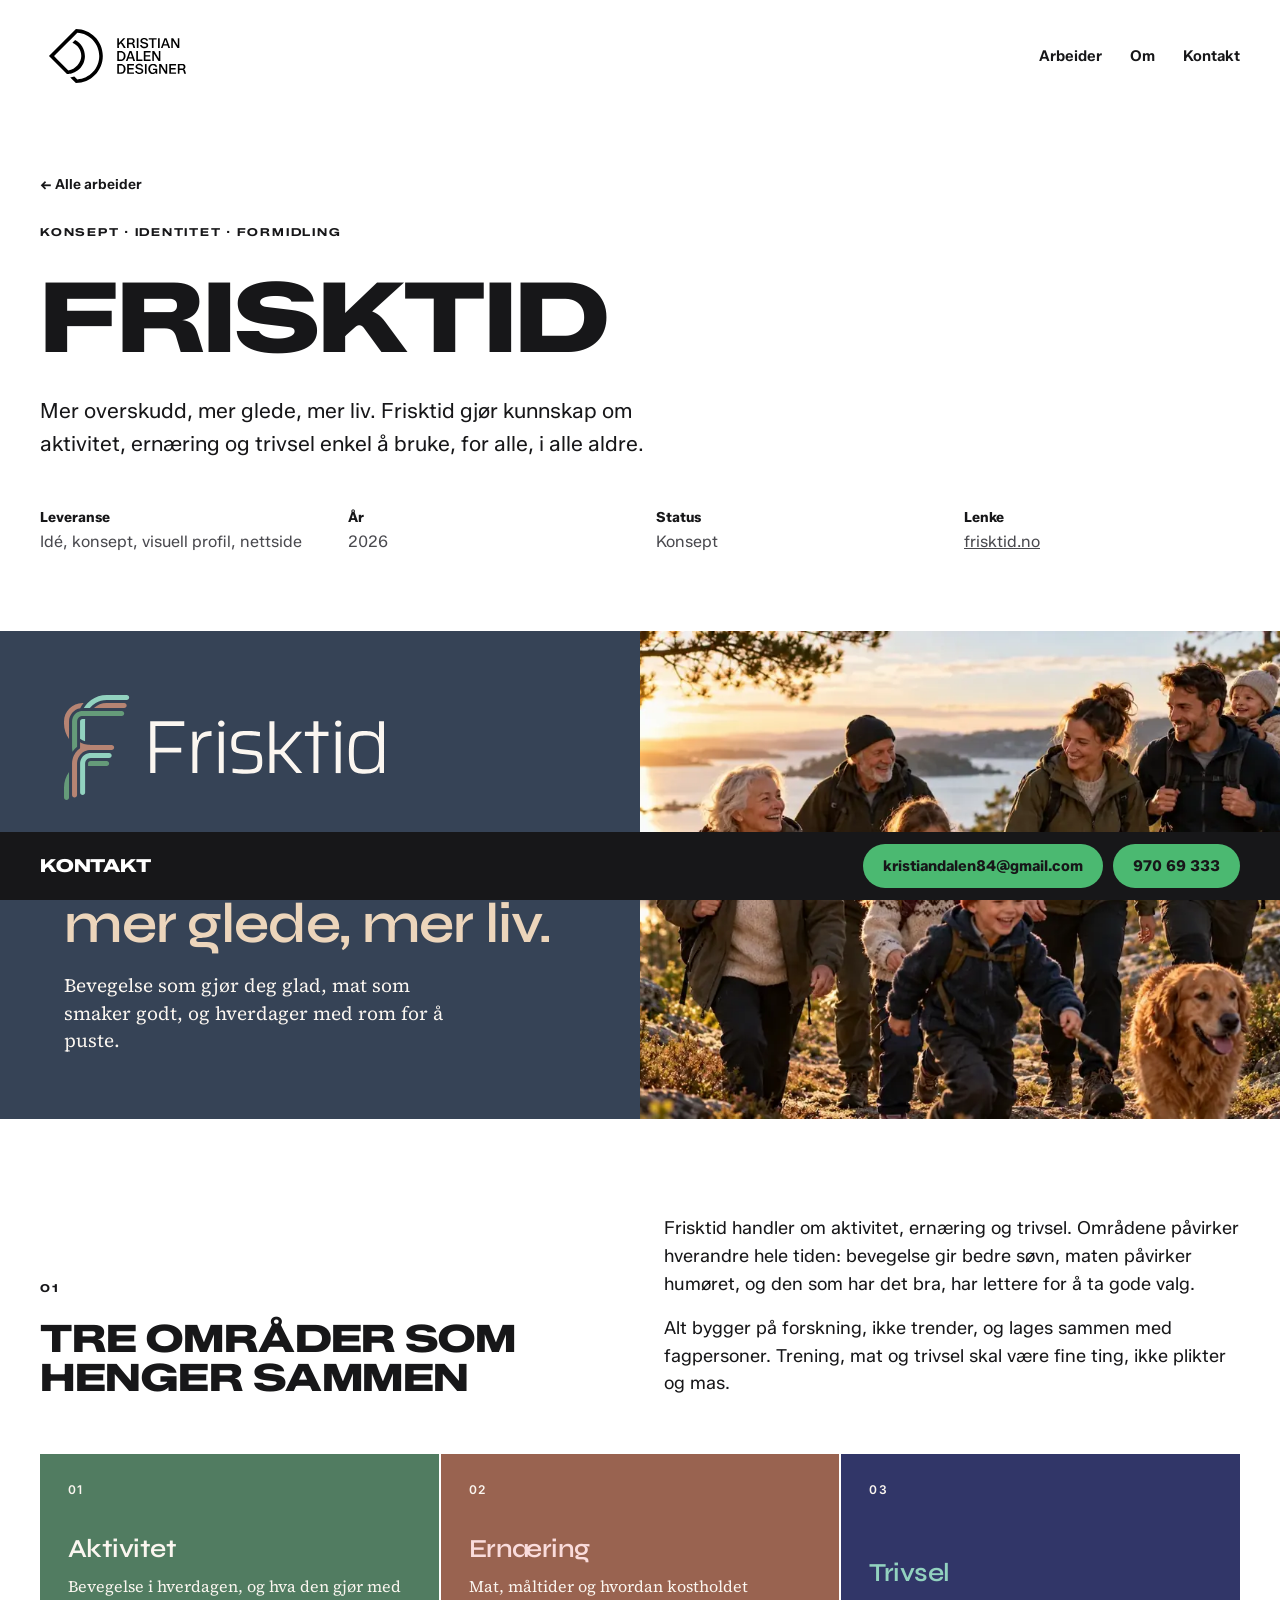
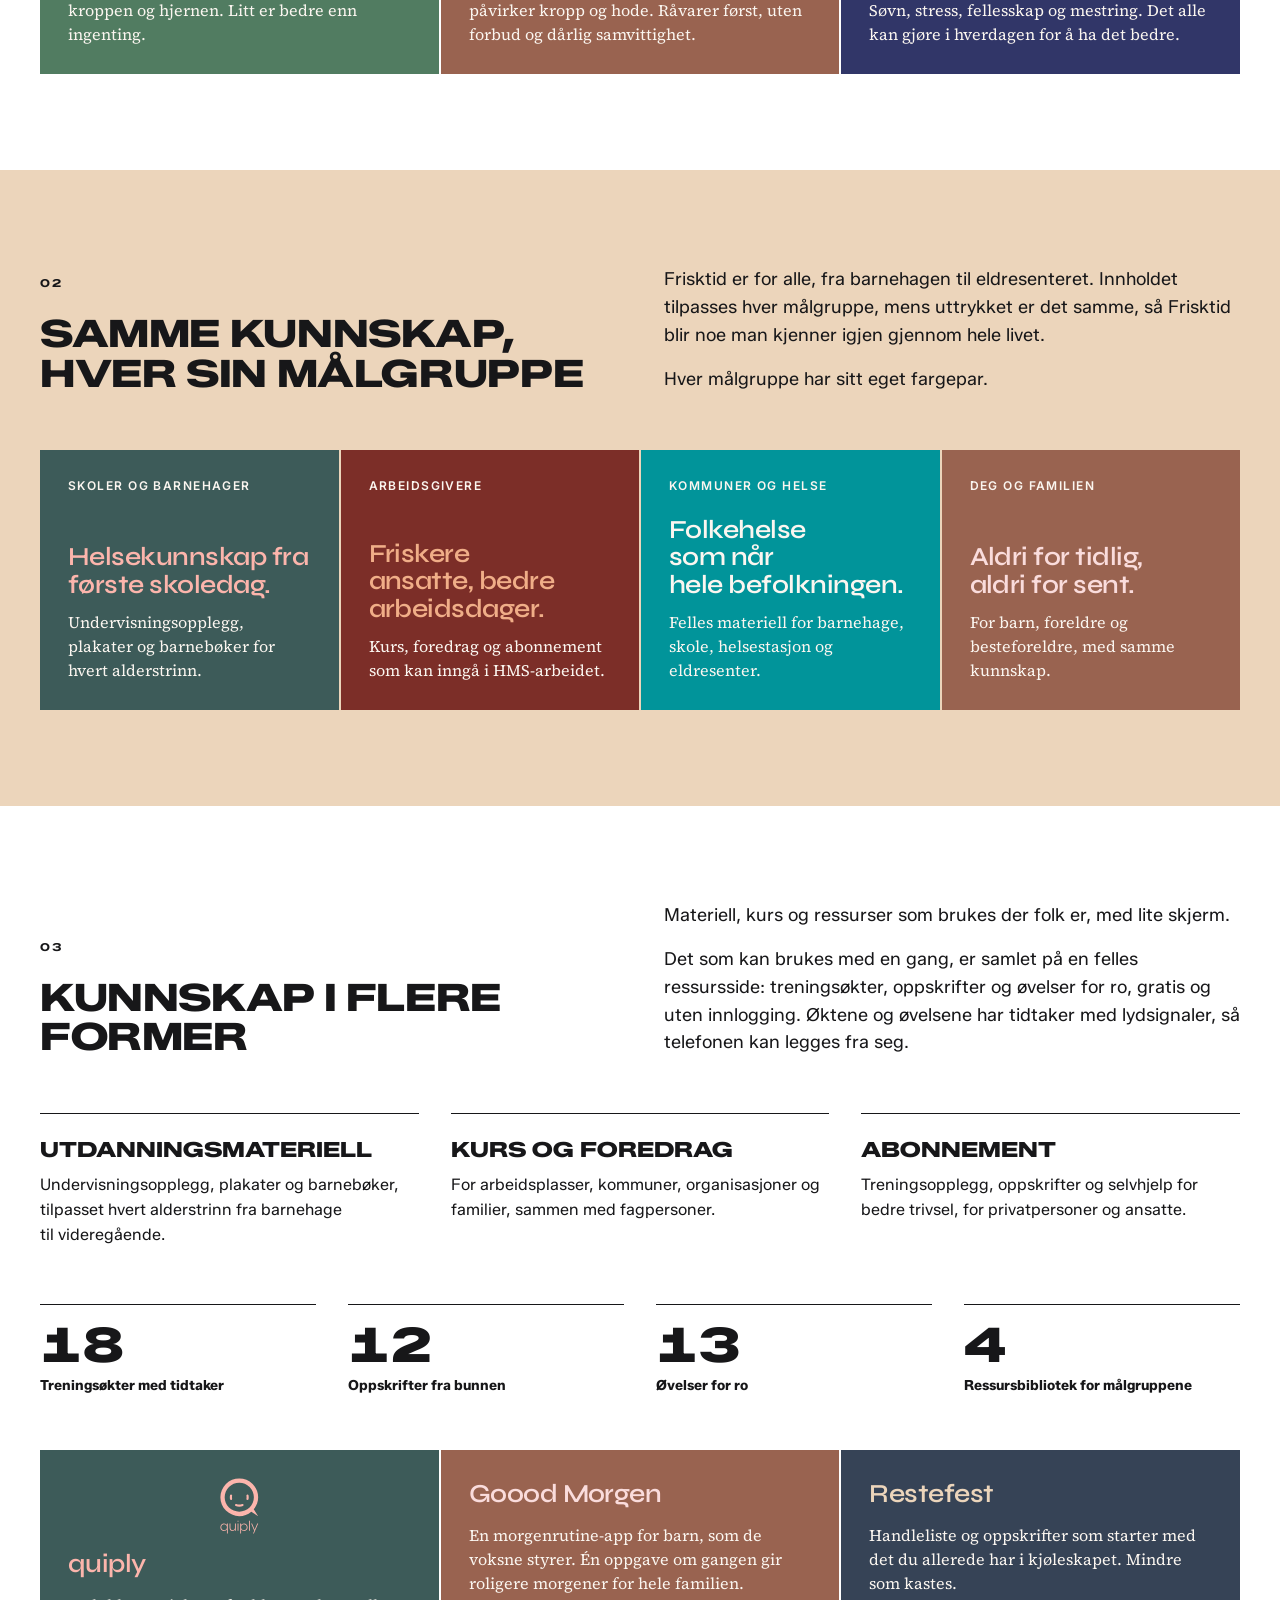
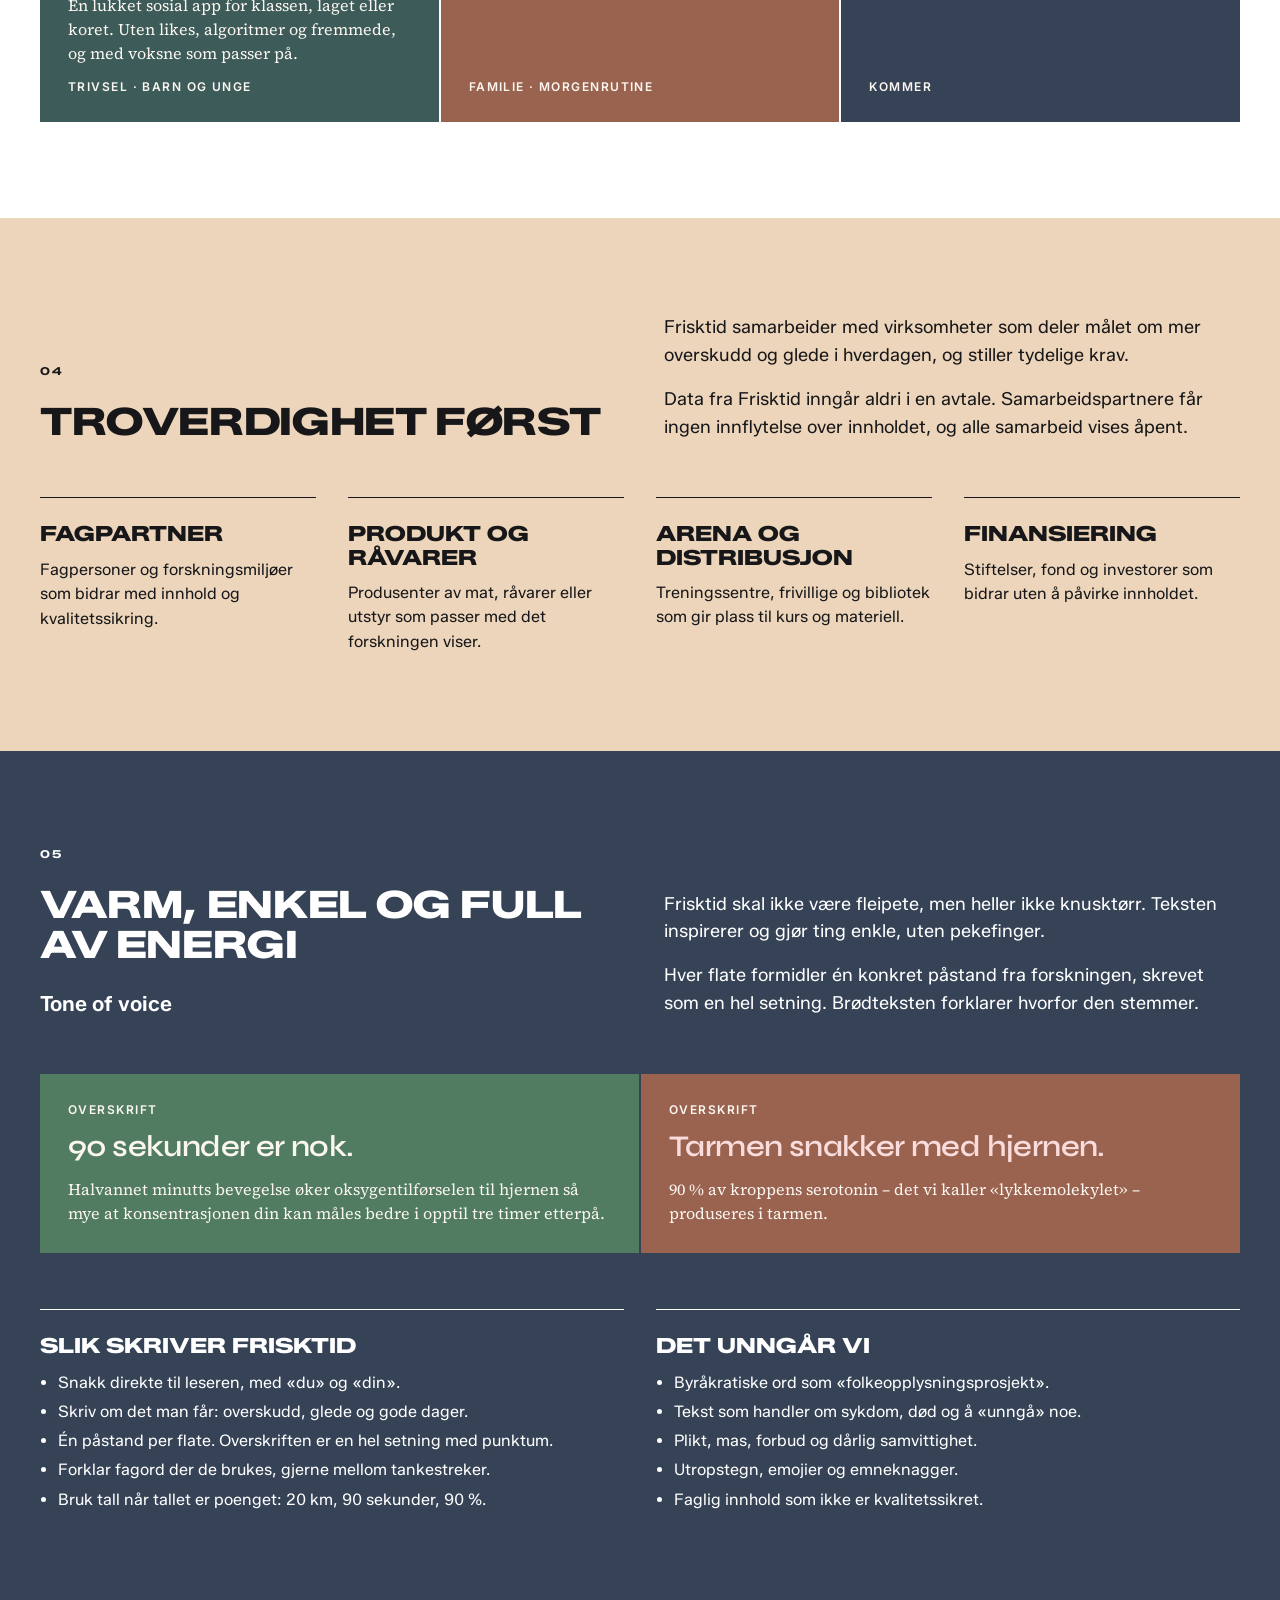
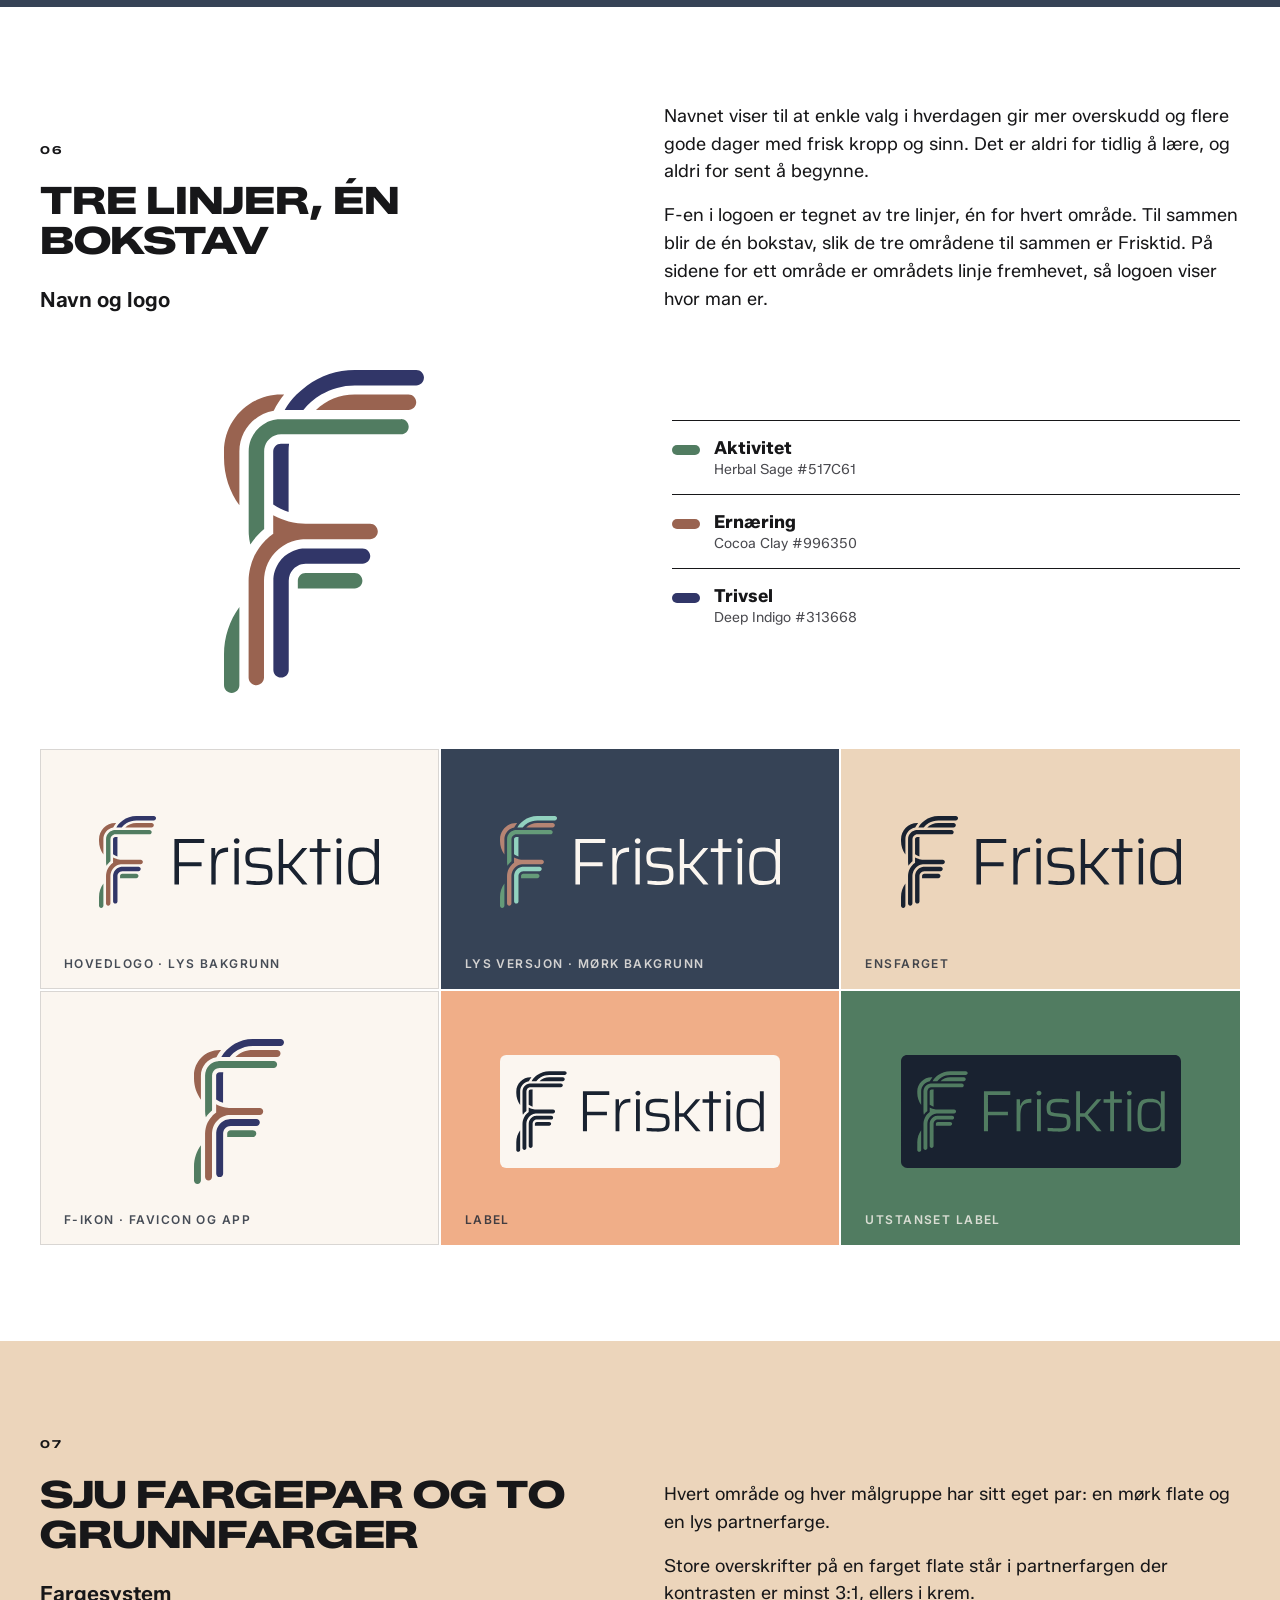
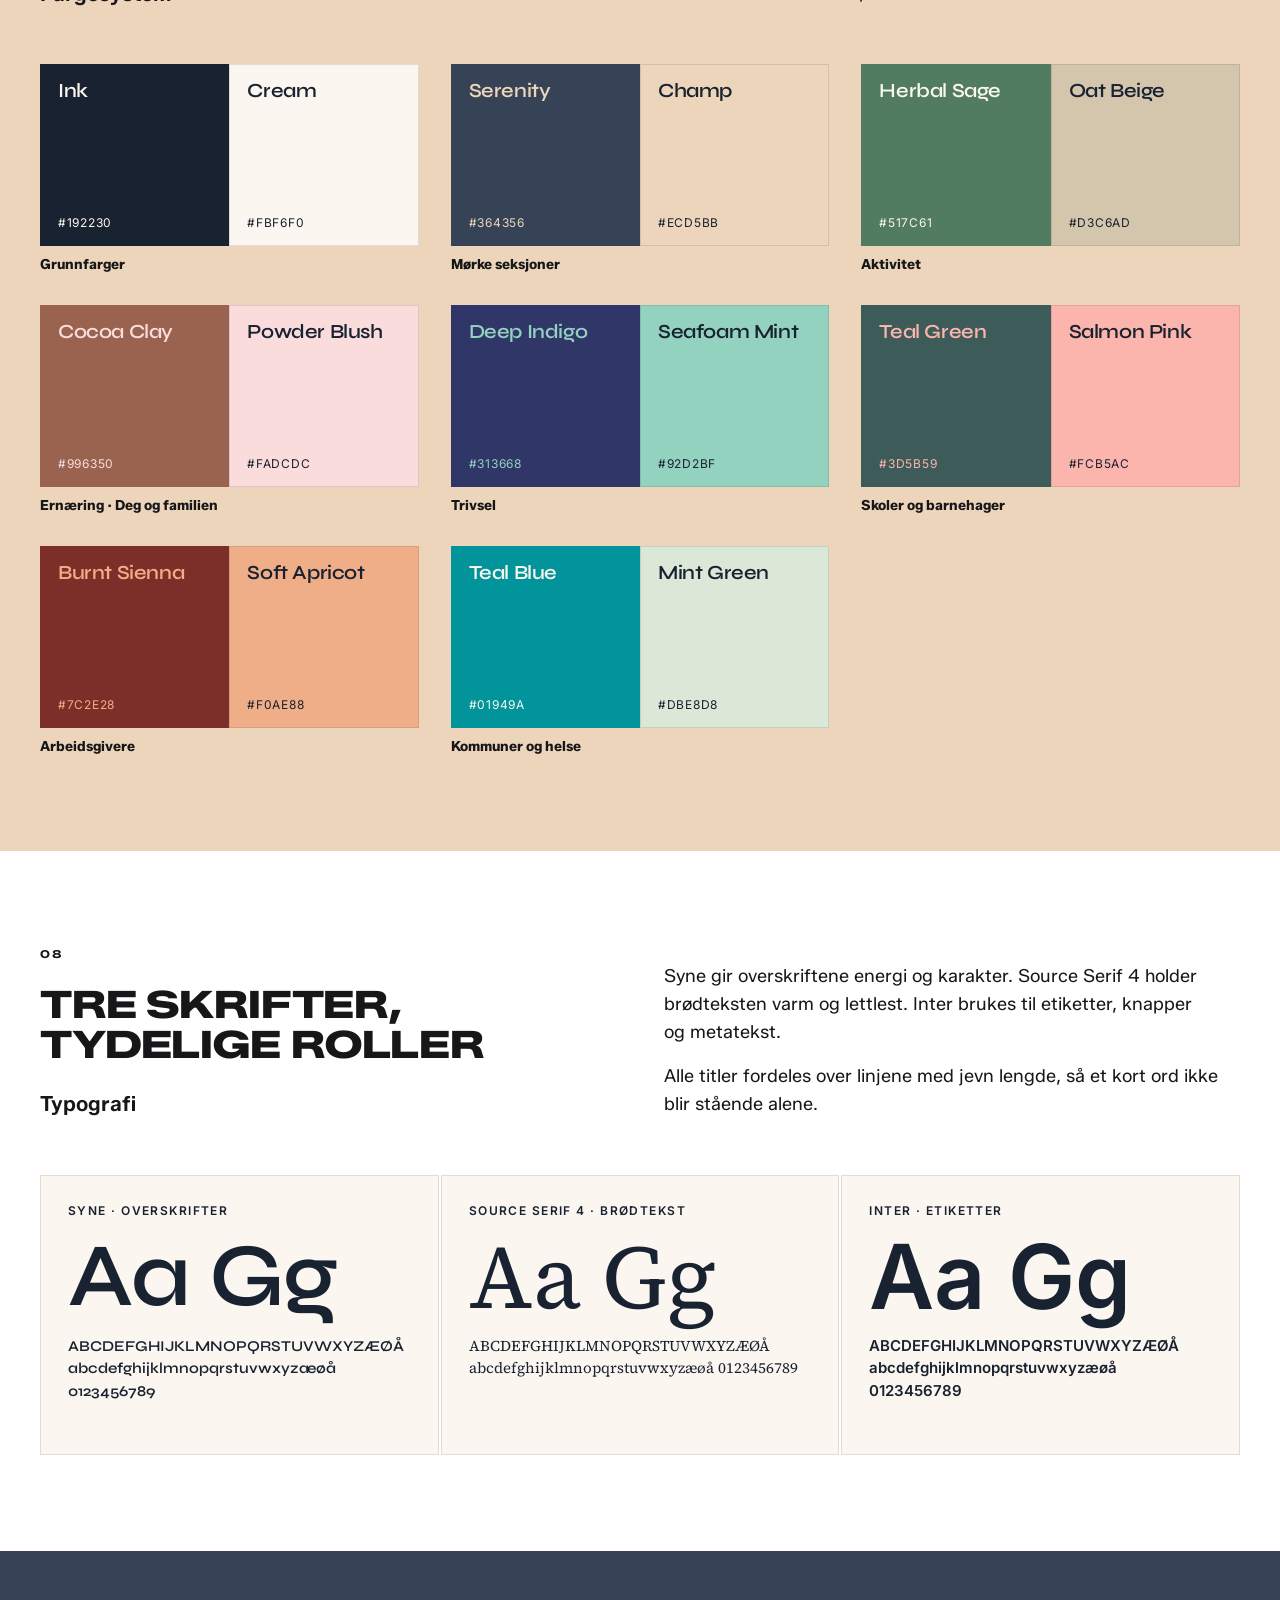
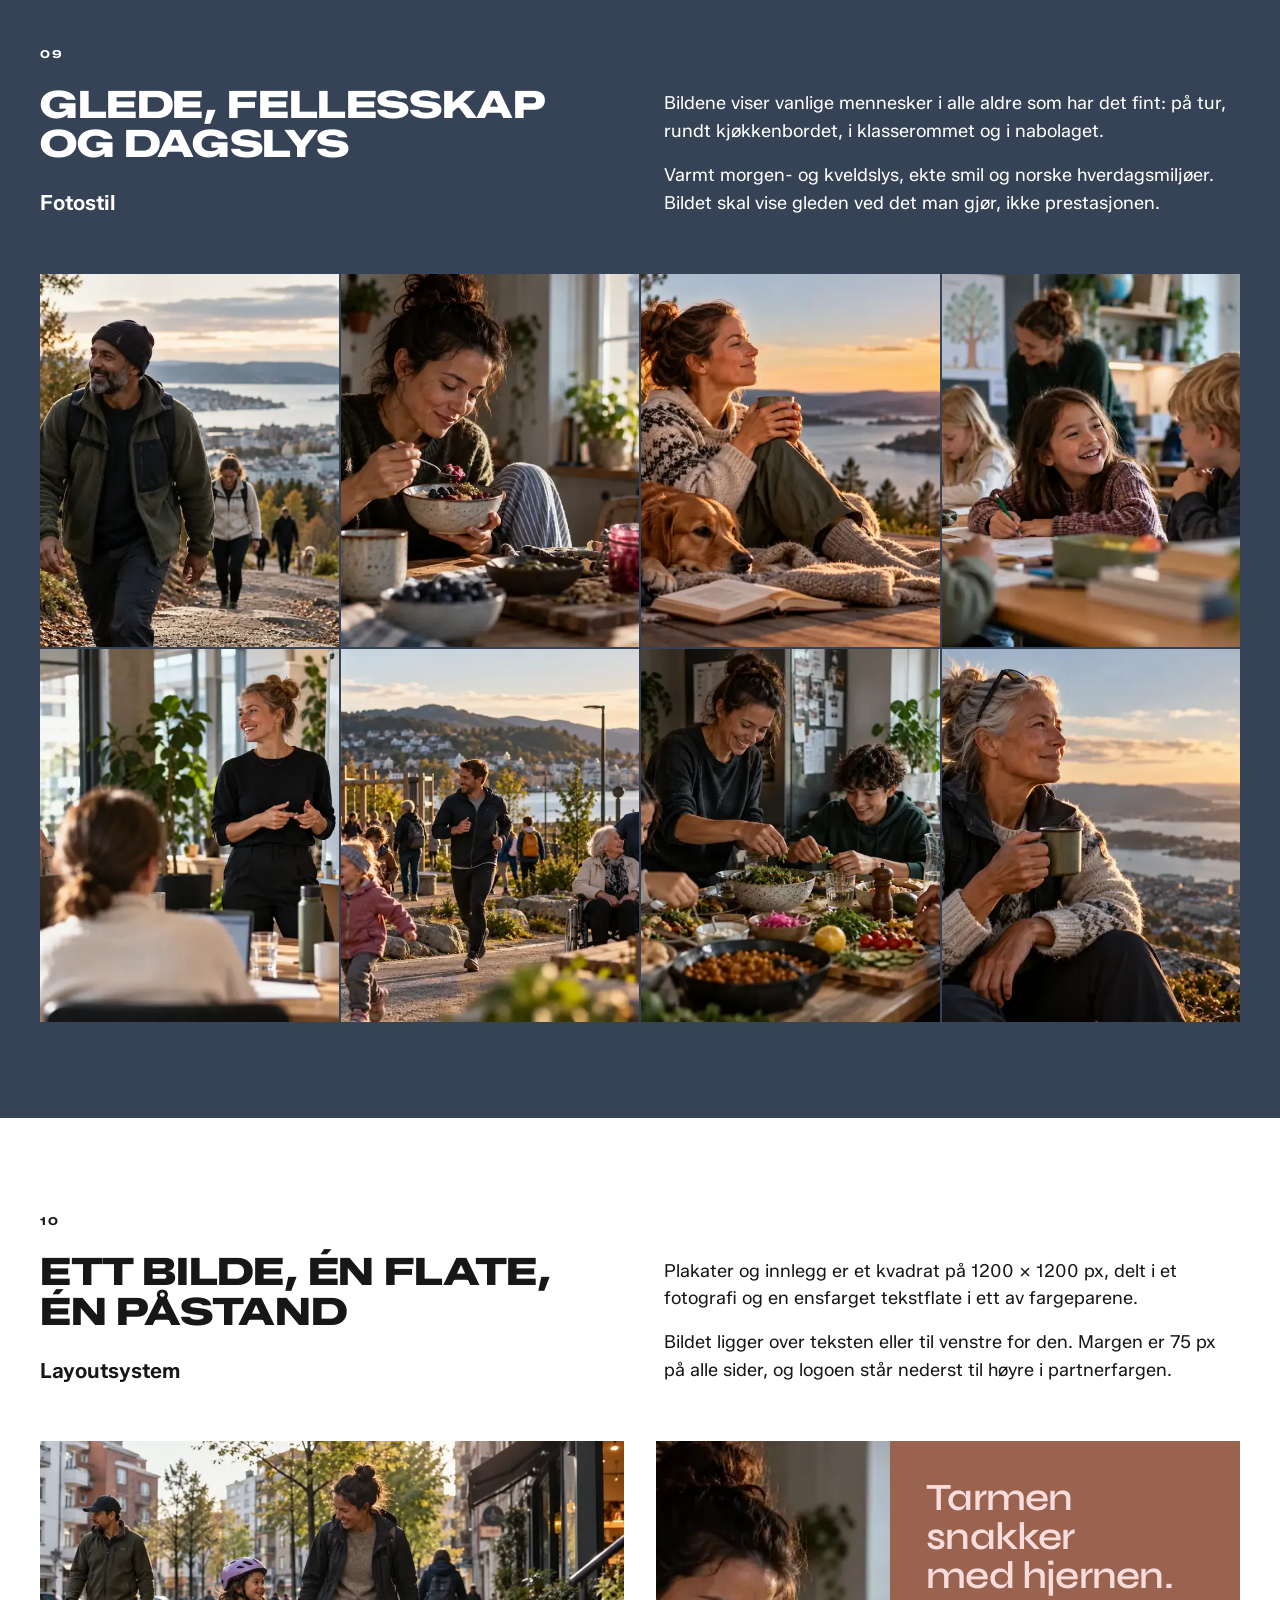
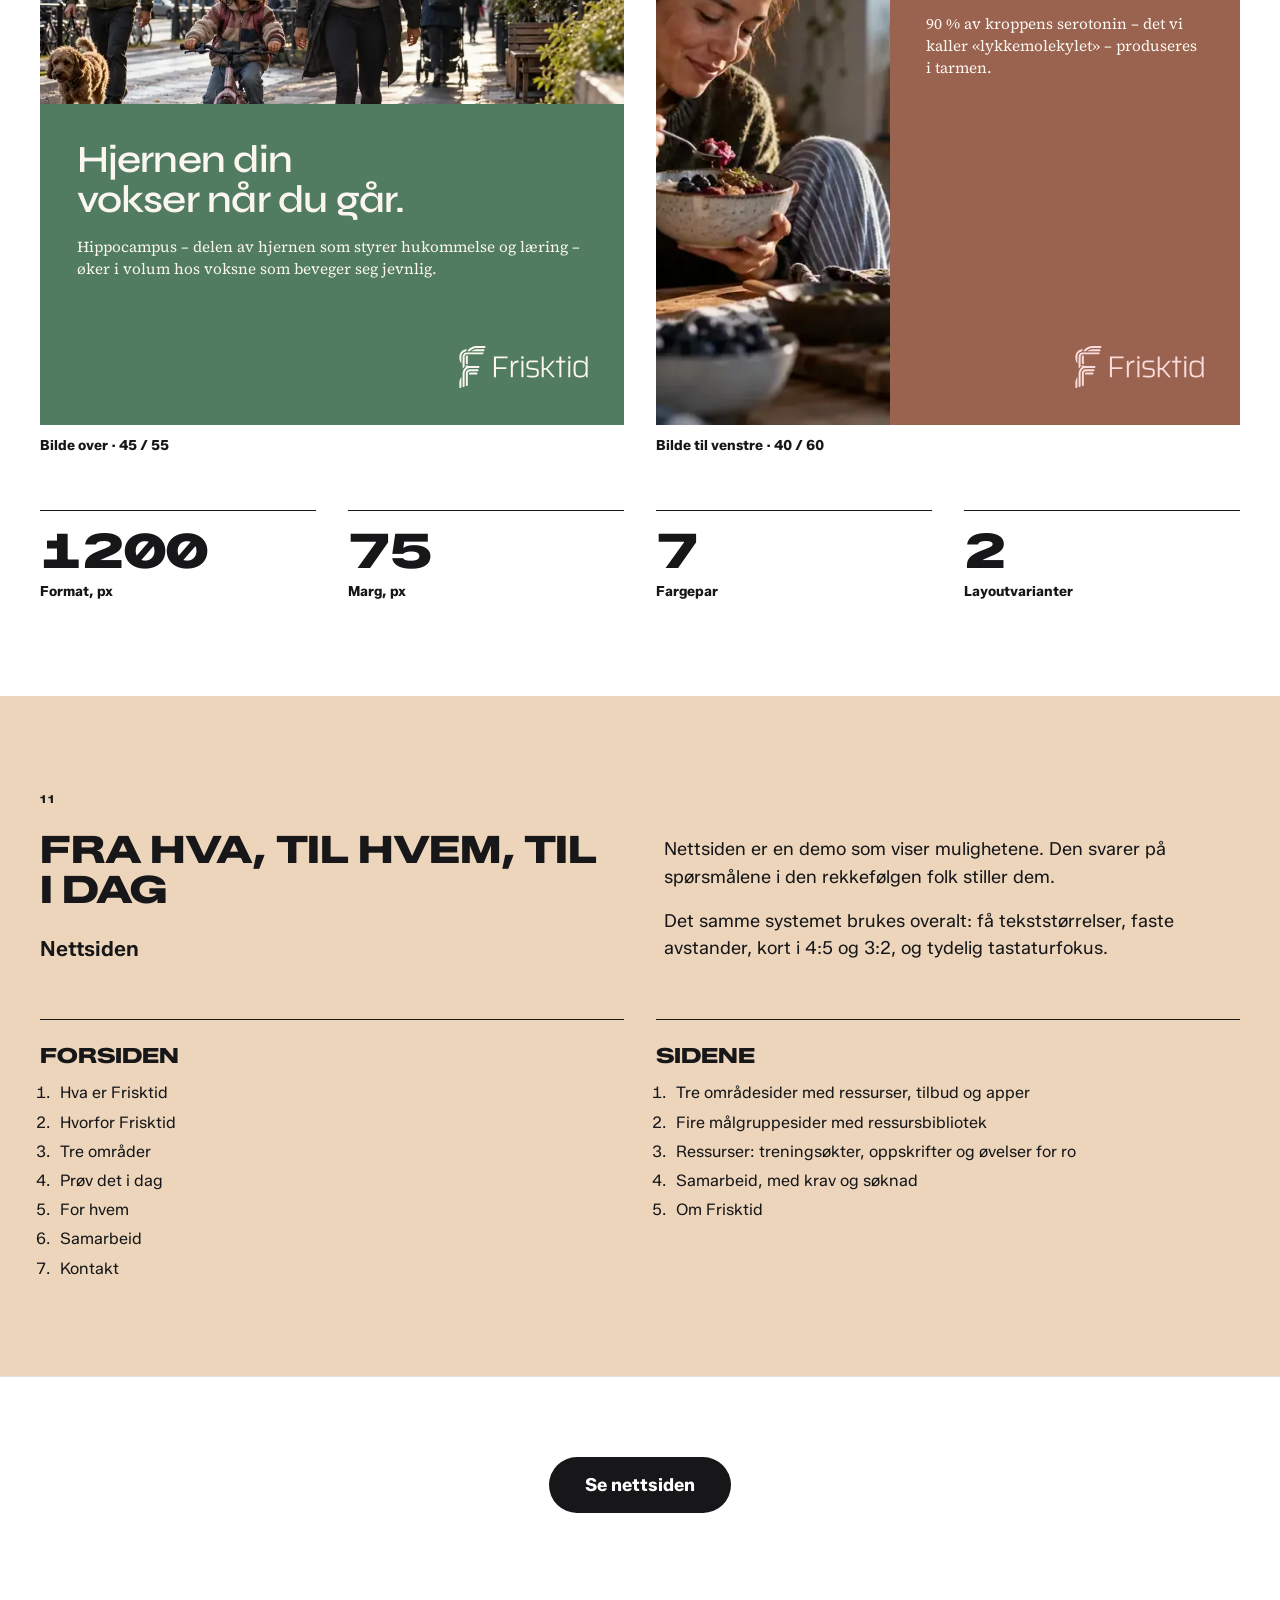
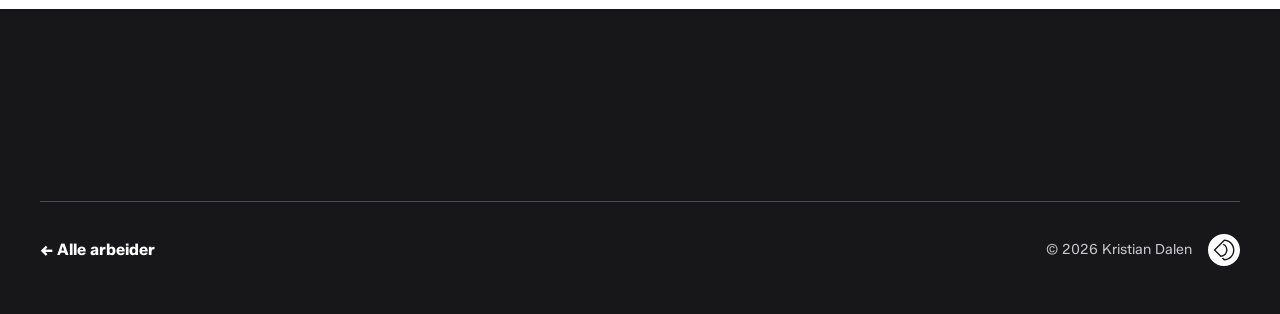
<file: public/frisktid.html>
<!DOCTYPE html>
<html lang="no">
<head>
<meta charset="utf-8">
<meta name="color-scheme" content="light dark">
<meta name="viewport" content="width=device-width, initial-scale=1">
<title>Frisktid – Kristian Dalen</title>
<link rel="icon" href="./favicon.svg" type="image/svg+xml">
<link rel="apple-touch-icon" href="./assets/ikon/apple-touch-icon-gronn.png">
<link rel="manifest" href="./manifest.webmanifest">
<meta name="apple-mobile-web-app-title" content="Kristian Dalen">
<meta name="theme-color" content="#FFFFFF" media="(prefers-color-scheme: light)">
<meta name="theme-color" content="#171719" media="(prefers-color-scheme: dark)">
<link rel="stylesheet" href="./css/site.css">
<script src="./js/fit-titles.js" defer></script>
<script src="./js/title-motion.js" defer></script>
<script src="./js/sticky-footer.js" defer></script>
<script src="./js/site.js" defer></script>
</head>
<body>
<div style="font-family:var(--font-sans);color:var(--ink);background:var(--surface)">
<header style="position:sticky;top:0;z-index:10;background:var(--surface)">
<div data-header="" style="max-width:1200px;margin:0 auto;padding:0 32px;height:112px;display:flex;align-items:center;justify-content:space-between;gap:24px">
<a href="./index.html" style="display:flex;align-items:center;text-decoration:none"><img src="./assets/kdd-logo-sort.svg" alt="Kristian Dalen" data-logo="" style="height:72px;width:auto;display:block"></a>
<button type="button" data-menu-toggle="" aria-expanded="false" aria-controls="meny" aria-label="Meny"><span></span><span></span><span></span></button><nav id="meny" data-nav="" style="display:flex;gap:28px;font-size:15px;font-weight:600"><a href="./index.html#arbeider" style="text-decoration:none">Arbeider</a><a href="./index.html#om" style="text-decoration:none">Om</a><a href="./index.html#kontakt" style="text-decoration:none">Kontakt</a></nav>
</div>
</header>
<section style="max-width:1200px;margin:0 auto;padding:64px 32px 64px;display:flex;flex-direction:column;gap:32px">
<a href="./index.html#arbeider" style="font-size:14px;font-weight:600;text-decoration:none">← Alle arbeider</a>
<div style="font-family:var(--font-display);font-size:11px;font-weight:700;letter-spacing:0.16em;text-transform:uppercase">Konsept · Identitet · Formidling</div>
<h1 style="font-family:var(--font-display);margin:0;font-size:clamp(44px,7.6vw,104px);font-weight:900;line-height:0.95;letter-spacing:-0.02em;text-transform:uppercase">Frisktid</h1>
<p style="margin:0;font-size:21px;line-height:1.55;max-width:680px;text-wrap:pretty">Mer overskudd, mer glede, mer liv. Frisktid gjør kunnskap om aktivitet, ernæring og trivsel enkel å bruke, for alle, i alle aldre.</p>
<div style="display:grid;grid-template-columns:repeat(auto-fit,minmax(min(100%,240px),1fr));gap:0 32px">
<div style="display:flex;flex-direction:column;gap:6px;padding:16px 0"><span style="font-size:14px;font-weight:700">Leveranse</span><span style="font-size:16px;color:var(--ink-muted)">Idé, konsept, visuell profil, nettside</span></div>
<div style="display:flex;flex-direction:column;gap:6px;padding:16px 0"><span style="font-size:14px;font-weight:700">År</span><span style="font-size:16px;color:var(--ink-muted)">2026</span></div>
<div style="display:flex;flex-direction:column;gap:6px;padding:16px 0"><span style="font-size:14px;font-weight:700">Status</span><span style="font-size:16px;color:var(--ink-muted)">Konsept</span></div>
<div style="display:flex;flex-direction:column;gap:6px;padding:16px 0"><span style="font-size:14px;font-weight:700">Lenke</span><span style="font-size:16px;color:var(--ink-muted)"><a href="https://frisktid.no/" target="_blank" rel="noopener" style="color:var(--ink-muted)">frisktid.no</a></span></div>
</div>
</section>
<section style="background:#364356;color:#FBF6F0" data-fixed=""><div style="display:grid;grid-template-columns:repeat(auto-fit,minmax(min(100%,420px),1fr))"><div style="padding:clamp(32px,5vw,72px);display:flex;flex-direction:column;justify-content:space-between;gap:40px;box-sizing:border-box"><img src="./assets/frisktid/logo-lys.svg" alt="Frisktid" style="display:block;width:min(320px,80%);height:auto"><div style="display:flex;flex-direction:column;gap:20px"><p style="font-family:'Frisktid Syne',var(--font-sans);font-weight:600;letter-spacing:-0.02em;margin:0;font-size:clamp(34px,4.4vw,60px);line-height:1;color:#ECD5BB;text-wrap:balance">Mer overskudd, mer glede, mer liv.</p><p style="font-family:'Frisktid Serif',Georgia,serif;margin:0;font-size:19px;line-height:1.45;max-width:38ch">Bevegelse som gjør deg glad, mat som smaker godt, og hverdager med rom for å puste.</p></div></div><img src="./assets/frisktid/hero-tur.webp" alt="Tre generasjoner og en hund på tur" style="display:block;width:100%;height:100%;min-height:320px;object-fit:cover;object-position:45% 40%"></div></section>
<section><div style="max-width:1200px;margin:0 auto;padding:96px 32px;display:flex;flex-direction:column;gap:56px"><div style="display:flex;flex-wrap:wrap;gap:24px 48px;align-items:end"><div style="display:flex;flex-direction:column;gap:24px;flex:1 1 320px;min-width:0"><span style="font-family:var(--font-display);font-size:11px;font-weight:700;letter-spacing:0.16em">01</span><h2 style="font-family:var(--font-display);margin:0;font-size:38px;font-weight:900;line-height:1.05;letter-spacing:-0.01em;text-transform:uppercase">Tre områder som henger sammen</h2></div><div style="display:flex;flex-direction:column;gap:16px;flex:1 1 320px;min-width:0"><p style="margin:0;font-size:18px;line-height:1.55;text-wrap:pretty">Frisktid handler om aktivitet, ernæring og trivsel. Områdene påvirker hverandre hele tiden: bevegelse gir bedre søvn, maten påvirker humøret, og den som har det bra, har lettere for å ta gode valg.</p><p style="margin:0;font-size:18px;line-height:1.55;text-wrap:pretty">Alt bygger på forskning, ikke trender, og lages sammen med fagpersoner. Trening, mat og trivsel skal være fine ting, ikke plikter og mas.</p></div></div><div style="display:grid;grid-template-columns:repeat(auto-fit,minmax(min(100%,260px),1fr));gap:2px"><div style="background:#517C61;color:#FBF6F0;padding:28px;display:flex;flex-direction:column;gap:12px;min-height:220px;box-sizing:border-box" data-fixed=""><span style="font-family:'Frisktid Inter',var(--font-sans);font-size:12px;font-weight:500;letter-spacing:0.12em;text-transform:uppercase;margin-bottom:auto">01</span><p style="font-family:'Frisktid Syne',var(--font-sans);font-weight:600;letter-spacing:-0.02em;margin:0;font-size:26px;line-height:1.05;color:#FBF6F0;text-wrap:balance">Aktivitet</p><p style="font-family:'Frisktid Serif',Georgia,serif;margin:0;font-size:16px;line-height:1.5">Bevegelse i hverdagen, og hva den gjør med kroppen og hjernen. Litt er bedre enn ingenting.</p></div><div style="background:#996350;color:#FBF6F0;padding:28px;display:flex;flex-direction:column;gap:12px;min-height:220px;box-sizing:border-box" data-fixed=""><span style="font-family:'Frisktid Inter',var(--font-sans);font-size:12px;font-weight:500;letter-spacing:0.12em;text-transform:uppercase;margin-bottom:auto">02</span><p style="font-family:'Frisktid Syne',var(--font-sans);font-weight:600;letter-spacing:-0.02em;margin:0;font-size:26px;line-height:1.05;color:#FADCDC;text-wrap:balance">Ernæring</p><p style="font-family:'Frisktid Serif',Georgia,serif;margin:0;font-size:16px;line-height:1.5">Mat, måltider og hvordan kostholdet påvirker kropp og hode. Råvarer først, uten forbud og dårlig samvittighet.</p></div><div style="background:#313668;color:#FBF6F0;padding:28px;display:flex;flex-direction:column;gap:12px;min-height:220px;box-sizing:border-box" data-fixed=""><span style="font-family:'Frisktid Inter',var(--font-sans);font-size:12px;font-weight:500;letter-spacing:0.12em;text-transform:uppercase;margin-bottom:auto">03</span><p style="font-family:'Frisktid Syne',var(--font-sans);font-weight:600;letter-spacing:-0.02em;margin:0;font-size:26px;line-height:1.05;color:#92D2BF;text-wrap:balance">Trivsel</p><p style="font-family:'Frisktid Serif',Georgia,serif;margin:0;font-size:16px;line-height:1.5">Søvn, stress, fellesskap og mestring. Det alle kan gjøre i hverdagen for å ha det bedre.</p></div></div></div></section>
<section style="background:#ECD5BB" data-fixed=""><div style="max-width:1200px;margin:0 auto;padding:96px 32px;display:flex;flex-direction:column;gap:56px"><div style="display:flex;flex-wrap:wrap;gap:24px 48px;align-items:end"><div style="display:flex;flex-direction:column;gap:24px;flex:1 1 320px;min-width:0"><span style="font-family:var(--font-display);font-size:11px;font-weight:700;letter-spacing:0.16em">02</span><h2 style="font-family:var(--font-display);margin:0;font-size:38px;font-weight:900;line-height:1.05;letter-spacing:-0.01em;text-transform:uppercase">Samme kunnskap, hver sin målgruppe</h2></div><div style="display:flex;flex-direction:column;gap:16px;flex:1 1 320px;min-width:0"><p style="margin:0;font-size:18px;line-height:1.55;text-wrap:pretty">Frisktid er for alle, fra barnehagen til eldresenteret. Innholdet tilpasses hver målgruppe, mens uttrykket er det samme, så Frisktid blir noe man kjenner igjen gjennom hele livet.</p><p style="margin:0;font-size:18px;line-height:1.55;text-wrap:pretty">Hver målgruppe har sitt eget fargepar.</p></div></div><div style="display:grid;grid-template-columns:repeat(auto-fit,minmax(min(100%,240px),1fr));gap:2px"><div style="background:#3D5B59;color:#FBF6F0;padding:28px;display:flex;flex-direction:column;gap:12px;min-height:260px;box-sizing:border-box" data-fixed=""><span style="font-family:'Frisktid Inter',var(--font-sans);font-size:12px;font-weight:500;letter-spacing:0.12em;text-transform:uppercase;margin-bottom:auto">Skoler og barnehager</span><p style="font-family:'Frisktid Syne',var(--font-sans);font-weight:600;letter-spacing:-0.02em;margin:0;font-size:26px;line-height:1.05;color:#FCB5AC;text-wrap:balance">Helsekunnskap fra første skoledag.</p><p style="font-family:'Frisktid Serif',Georgia,serif;margin:0;font-size:16px;line-height:1.5">Undervisningsopplegg, plakater og barnebøker for hvert alderstrinn.</p></div><div style="background:#7C2E28;color:#FBF6F0;padding:28px;display:flex;flex-direction:column;gap:12px;min-height:260px;box-sizing:border-box" data-fixed=""><span style="font-family:'Frisktid Inter',var(--font-sans);font-size:12px;font-weight:500;letter-spacing:0.12em;text-transform:uppercase;margin-bottom:auto">Arbeidsgivere</span><p style="font-family:'Frisktid Syne',var(--font-sans);font-weight:600;letter-spacing:-0.02em;margin:0;font-size:26px;line-height:1.05;color:#F0AE88;text-wrap:balance">Friskere ansatte, bedre arbeidsdager.</p><p style="font-family:'Frisktid Serif',Georgia,serif;margin:0;font-size:16px;line-height:1.5">Kurs, foredrag og abonnement som kan inngå i HMS-arbeidet.</p></div><div style="background:#01949A;color:#FBF6F0;padding:28px;display:flex;flex-direction:column;gap:12px;min-height:260px;box-sizing:border-box" data-fixed=""><span style="font-family:'Frisktid Inter',var(--font-sans);font-size:12px;font-weight:500;letter-spacing:0.12em;text-transform:uppercase;margin-bottom:auto">Kommuner og helse</span><p style="font-family:'Frisktid Syne',var(--font-sans);font-weight:600;letter-spacing:-0.02em;margin:0;font-size:26px;line-height:1.05;color:#FBF6F0;text-wrap:balance">Folkehelse som når hele befolkningen.</p><p style="font-family:'Frisktid Serif',Georgia,serif;margin:0;font-size:16px;line-height:1.5">Felles materiell for barnehage, skole, helsestasjon og eldresenter.</p></div><div style="background:#996350;color:#FBF6F0;padding:28px;display:flex;flex-direction:column;gap:12px;min-height:260px;box-sizing:border-box" data-fixed=""><span style="font-family:'Frisktid Inter',var(--font-sans);font-size:12px;font-weight:500;letter-spacing:0.12em;text-transform:uppercase;margin-bottom:auto">Deg og familien</span><p style="font-family:'Frisktid Syne',var(--font-sans);font-weight:600;letter-spacing:-0.02em;margin:0;font-size:26px;line-height:1.05;color:#FADCDC;text-wrap:balance">Aldri for tidlig, aldri for sent.</p><p style="font-family:'Frisktid Serif',Georgia,serif;margin:0;font-size:16px;line-height:1.5">For barn, foreldre og besteforeldre, med samme kunnskap.</p></div></div></div></section>
<section><div style="max-width:1200px;margin:0 auto;padding:96px 32px;display:flex;flex-direction:column;gap:56px"><div style="display:flex;flex-wrap:wrap;gap:24px 48px;align-items:end"><div style="display:flex;flex-direction:column;gap:24px;flex:1 1 320px;min-width:0"><span style="font-family:var(--font-display);font-size:11px;font-weight:700;letter-spacing:0.16em">03</span><h2 style="font-family:var(--font-display);margin:0;font-size:38px;font-weight:900;line-height:1.05;letter-spacing:-0.01em;text-transform:uppercase">Kunnskap i flere former</h2></div><div style="display:flex;flex-direction:column;gap:16px;flex:1 1 320px;min-width:0"><p style="margin:0;font-size:18px;line-height:1.55;text-wrap:pretty">Materiell, kurs og ressurser som brukes der folk er, med lite skjerm.</p><p style="margin:0;font-size:18px;line-height:1.55;text-wrap:pretty">Det som kan brukes med en gang, er samlet på en felles ressursside: treningsøkter, oppskrifter og øvelser for ro, gratis og uten innlogging. Øktene og øvelsene har tidtaker med lydsignaler, så telefonen kan legges fra seg.</p></div></div><div style="display:grid;grid-template-columns:repeat(auto-fit,minmax(min(100%,240px),1fr));gap:40px 32px"><div style="display:flex;flex-direction:column;gap:12px;padding-top:24px;border-top:1px solid var(--ink)"><h3 style="font-family:var(--font-display);margin:0;font-size:21px;font-weight:900;line-height:1.1;text-transform:uppercase">Utdanningsmateriell</h3><p style="margin:0;font-size:16px;line-height:1.55;text-wrap:pretty">Undervisningsopplegg, plakater og barnebøker, tilpasset hvert alderstrinn fra barnehage til videregående.</p></div><div style="display:flex;flex-direction:column;gap:12px;padding-top:24px;border-top:1px solid var(--ink)"><h3 style="font-family:var(--font-display);margin:0;font-size:21px;font-weight:900;line-height:1.1;text-transform:uppercase">Kurs og foredrag</h3><p style="margin:0;font-size:16px;line-height:1.55;text-wrap:pretty">For arbeidsplasser, kommuner, organisasjoner og familier, sammen med fagpersoner.</p></div><div style="display:flex;flex-direction:column;gap:12px;padding-top:24px;border-top:1px solid var(--ink)"><h3 style="font-family:var(--font-display);margin:0;font-size:21px;font-weight:900;line-height:1.1;text-transform:uppercase">Abonnement</h3><p style="margin:0;font-size:16px;line-height:1.55;text-wrap:pretty">Treningsopplegg, oppskrifter og selvhjelp for bedre trivsel, for privatpersoner og ansatte.</p></div></div><div style="display:grid;grid-template-columns:repeat(auto-fit,minmax(min(100%,180px),1fr));gap:32px"><div style="display:flex;flex-direction:column;gap:8px;padding-top:16px;border-top:1px solid var(--ink)"><span style="font-family:var(--font-display);font-size:48px;font-weight:900;line-height:1;font-variant-numeric:tabular-nums">18</span><span style="font-size:14px;font-weight:700">Treningsøkter med tidtaker</span></div><div style="display:flex;flex-direction:column;gap:8px;padding-top:16px;border-top:1px solid var(--ink)"><span style="font-family:var(--font-display);font-size:48px;font-weight:900;line-height:1;font-variant-numeric:tabular-nums">12</span><span style="font-size:14px;font-weight:700">Oppskrifter fra bunnen</span></div><div style="display:flex;flex-direction:column;gap:8px;padding-top:16px;border-top:1px solid var(--ink)"><span style="font-family:var(--font-display);font-size:48px;font-weight:900;line-height:1;font-variant-numeric:tabular-nums">13</span><span style="font-size:14px;font-weight:700">Øvelser for ro</span></div><div style="display:flex;flex-direction:column;gap:8px;padding-top:16px;border-top:1px solid var(--ink)"><span style="font-family:var(--font-display);font-size:48px;font-weight:900;line-height:1;font-variant-numeric:tabular-nums">4</span><span style="font-size:14px;font-weight:700">Ressursbibliotek for målgruppene</span></div></div><div style="display:grid;grid-template-columns:repeat(auto-fit,minmax(min(100%,260px),1fr));gap:2px"><div style="background:#3D5B59;color:#FBF6F0;padding:28px;display:flex;flex-direction:column;gap:14px;min-height:260px;box-sizing:border-box" data-fixed=""><svg aria-hidden="true" style="display:block;height:56px;width:auto;color:#FCB5AC" xmlns="http://www.w3.org/2000/svg" viewBox="428 708 142 204"><g fill="currentColor"><path d="M 443.55 897.97 C 448.75 897.97 454 894.35 454 887.07 C 454 879.78 448.75 876.16 443.55 876.16 C 438.35 876.16 433.10 879.72 433.10 887.07 C 433.10 894.40 438.35 897.97 443.55 897.97 M 453.90 910 L 453.90 894.66 L 453.75 894.66 C 452.21 898.07 448.14 900.82 443.14 900.82 C 436.52 900.82 430 896.08 430 887.07 C 430 878.04 436.52 873.30 443.14 873.30 C 448.14 873.30 452.21 876.05 453.75 879.47 L 453.90 879.47 L 453.90 873.82 L 457.00 873.82 L 457.00 910 Z M 453.90 910 "/><path d="M 486.22 900.32 L 483.12 900.32 L 483.12 895.67 C 481.79 898.28 478.83 900.82 473.94 900.82 C 468.28 900.82 463.44 897.31 463.44 889.41 L 463.44 873.82 L 466.55 873.82 L 466.55 889.05 C 466.55 895.12 470.17 897.97 474.76 897.97 C 479.29 897.97 483.12 895.12 483.12 889.05 L 483.12 873.82 L 486.22 873.82 Z M 486.22 900.32 "/><path d="M 492.66 873.82 L 495.77 873.82 L 495.77 900.32 L 492.66 900.32 Z M 492.66 864.13 L 495.77 864.13 L 495.77 867.14 L 492.66 867.14 Z M 492.66 864.13 "/><path d="M 515.65 897.97 C 520.85 897.97 526.10 894.40 526.10 887.07 C 526.10 879.72 520.85 876.16 515.65 876.16 C 510.45 876.16 505.20 879.78 505.20 887.07 C 505.20 894.35 510.45 897.97 515.65 897.97 M 502.20 873.82 L 505.31 873.82 L 505.31 879.47 L 505.46 879.47 C 506.99 876.05 511.07 873.30 516.06 873.30 C 522.69 873.30 529.21 878.04 529.21 887.07 C 529.21 896.08 522.69 900.82 516.06 900.82 C 511.07 900.82 506.99 898.07 505.46 894.66 L 505.31 894.66 L 505.31 910 L 502.20 910 Z M 502.20 873.82 "/><path d="M 534.37 864.13 L 537.48 864.13 L 537.48 900.32 L 534.37 900.32 Z M 534.37 864.13 "/><path d="M 553.33 900.11 L 542.12 873.82 L 545.38 873.82 L 554.86 896.34 L 564.34 873.82 L 567.60 873.82 L 556.29 900.32 L 552.01 910 L 548.95 910 Z M 553.33 900.11 "/><path d="M 532.52 771.22 C 532.96 773.50 533.19 775.82 533.19 778.14 C 533.19 780.46 532.96 782.78 532.52 785.06 C 532.15 786.92 530.51 788.20 528.67 788.20 C 528.42 788.20 528.17 788.18 527.90 788.14 C 525.79 787.70 524.41 785.65 524.83 783.51 C 525.19 781.78 525.37 779.98 525.37 778.14 C 525.37 776.30 525.19 774.50 524.83 772.77 C 524.41 770.64 525.79 768.59 527.90 768.15 C 530.20 767.83 532.08 769.11 532.52 771.22 M 472.77 772.77 C 472.41 774.50 472.23 776.30 472.23 778.14 C 472.23 779.98 472.41 781.78 472.77 783.51 C 473.19 785.65 471.81 787.70 469.70 788.14 C 469.42 788.18 469.17 788.20 468.92 788.20 C 467.08 788.20 465.45 786.92 465.08 785.06 C 464.64 782.78 464.41 780.46 464.41 778.14 C 464.41 775.82 464.64 773.50 465.08 771.22 C 465.5 769.11 467.46 767.81 469.70 768.15 C 471.81 768.59 473.19 770.64 472.77 772.77 M 514.27 804.69 C 515.13 806.68 514.19 808.98 512.20 809.82 C 507.94 811.64 503.44 812.53 498.80 812.53 C 494.16 812.53 489.66 811.64 485.40 809.82 C 483.41 808.98 482.47 806.68 483.33 804.69 C 484.16 802.73 486.44 801.70 488.45 802.62 C 495.01 805.38 502.58 805.38 509.15 802.62 C 511.20 801.70 513.46 802.73 514.27 804.69 M 461.23 815.71 C 451.17 805.67 445.63 792.32 445.63 778.14 C 445.63 763.94 451.17 750.58 461.23 740.55 C 471.28 730.51 484.62 724.98 498.80 724.98 C 512.98 724.98 526.32 730.51 536.37 740.55 C 546.42 750.58 551.97 763.94 551.97 778.14 C 551.97 792.32 546.42 805.67 536.37 815.71 C 516.30 835.78 481.30 835.78 461.23 815.71 M 551.46 821.92 C 561.74 809.58 567.60 794.37 567.60 778.14 C 567.60 759.76 560.46 742.48 547.45 729.47 C 521.40 703.50 476.20 703.50 450.15 729.47 C 437.14 742.48 430 759.76 430 778.14 C 430 796.50 437.14 813.79 450.15 826.79 C 463.16 839.78 480.42 846.92 498.80 846.92 C 515.05 846.92 530.25 841.06 542.58 830.79 L 567.60 846.94 Z M 551.46 821.92 "/></g></svg><p style="font-family:'Frisktid Syne',var(--font-sans);font-weight:600;letter-spacing:-0.02em;margin:0;font-size:26px;color:#FCB5AC">quiply</p><p style="font-family:'Frisktid Serif',Georgia,serif;margin:0;font-size:16px;line-height:1.5">En lukket sosial app for klassen, laget eller koret. Uten likes, algoritmer og fremmede, og med voksne som passer på.</p><span style="font-family:'Frisktid Inter',var(--font-sans);font-size:12px;font-weight:500;letter-spacing:0.12em;text-transform:uppercase;margin-top:auto">Trivsel · Barn og unge</span></div><div style="background:#996350;color:#FBF6F0;padding:28px;display:flex;flex-direction:column;gap:14px;min-height:260px;box-sizing:border-box" data-fixed=""><p style="font-family:'Frisktid Syne',var(--font-sans);font-weight:600;letter-spacing:-0.02em;margin:0;font-size:26px;color:#FADCDC">Goood Morgen</p><p style="font-family:'Frisktid Serif',Georgia,serif;margin:0;font-size:16px;line-height:1.5">En morgenrutine-app for barn, som de voksne styrer. Én oppgave om gangen gir roligere morgener for hele familien.</p><span style="font-family:'Frisktid Inter',var(--font-sans);font-size:12px;font-weight:500;letter-spacing:0.12em;text-transform:uppercase;margin-top:auto">Familie · Morgenrutine</span></div><div style="background:#364356;color:#FBF6F0;padding:28px;display:flex;flex-direction:column;gap:14px;min-height:260px;box-sizing:border-box" data-fixed=""><p style="font-family:'Frisktid Syne',var(--font-sans);font-weight:600;letter-spacing:-0.02em;margin:0;font-size:26px;color:#ECD5BB">Restefest</p><p style="font-family:'Frisktid Serif',Georgia,serif;margin:0;font-size:16px;line-height:1.5">Handleliste og oppskrifter som starter med det du allerede har i kjøleskapet. Mindre som kastes.</p><span style="font-family:'Frisktid Inter',var(--font-sans);font-size:12px;font-weight:500;letter-spacing:0.12em;text-transform:uppercase;margin-top:auto">Kommer</span></div></div></div></section>
<section style="background:#ECD5BB" data-fixed=""><div style="max-width:1200px;margin:0 auto;padding:96px 32px;display:flex;flex-direction:column;gap:56px"><div style="display:flex;flex-wrap:wrap;gap:24px 48px;align-items:end"><div style="display:flex;flex-direction:column;gap:24px;flex:1 1 320px;min-width:0"><span style="font-family:var(--font-display);font-size:11px;font-weight:700;letter-spacing:0.16em">04</span><h2 style="font-family:var(--font-display);margin:0;font-size:38px;font-weight:900;line-height:1.05;letter-spacing:-0.01em;text-transform:uppercase">Troverdighet først</h2></div><div style="display:flex;flex-direction:column;gap:16px;flex:1 1 320px;min-width:0"><p style="margin:0;font-size:18px;line-height:1.55;text-wrap:pretty">Frisktid samarbeider med virksomheter som deler målet om mer overskudd og glede i hverdagen, og stiller tydelige krav.</p><p style="margin:0;font-size:18px;line-height:1.55;text-wrap:pretty">Data fra Frisktid inngår aldri i en avtale. Samarbeidspartnere får ingen innflytelse over innholdet, og alle samarbeid vises åpent.</p></div></div><div style="display:grid;grid-template-columns:repeat(auto-fit,minmax(min(100%,220px),1fr));gap:40px 32px"><div style="display:flex;flex-direction:column;gap:12px;padding-top:24px;border-top:1px solid var(--ink)"><h3 style="font-family:var(--font-display);margin:0;font-size:21px;font-weight:900;line-height:1.1;text-transform:uppercase">Fagpartner</h3><p style="margin:0;font-size:16px;line-height:1.55;text-wrap:pretty">Fagpersoner og forskningsmiljøer som bidrar med innhold og kvalitetssikring.</p></div><div style="display:flex;flex-direction:column;gap:12px;padding-top:24px;border-top:1px solid var(--ink)"><h3 style="font-family:var(--font-display);margin:0;font-size:21px;font-weight:900;line-height:1.1;text-transform:uppercase">Produkt og råvarer</h3><p style="margin:0;font-size:16px;line-height:1.55;text-wrap:pretty">Produsenter av mat, råvarer eller utstyr som passer med det forskningen viser.</p></div><div style="display:flex;flex-direction:column;gap:12px;padding-top:24px;border-top:1px solid var(--ink)"><h3 style="font-family:var(--font-display);margin:0;font-size:21px;font-weight:900;line-height:1.1;text-transform:uppercase">Arena og distribusjon</h3><p style="margin:0;font-size:16px;line-height:1.55;text-wrap:pretty">Treningssentre, frivillige og bibliotek som gir plass til kurs og materiell.</p></div><div style="display:flex;flex-direction:column;gap:12px;padding-top:24px;border-top:1px solid var(--ink)"><h3 style="font-family:var(--font-display);margin:0;font-size:21px;font-weight:900;line-height:1.1;text-transform:uppercase">Finansiering</h3><p style="margin:0;font-size:16px;line-height:1.55;text-wrap:pretty">Stiftelser, fond og investorer som bidrar uten å påvirke innholdet.</p></div></div></div></section>
<section style="background:#364356;color:var(--ink-inverse)" data-fixed=""><div style="max-width:1200px;margin:0 auto;padding:96px 32px;display:flex;flex-direction:column;gap:56px"><div style="display:flex;flex-wrap:wrap;gap:24px 48px;align-items:end"><div style="display:flex;flex-direction:column;gap:24px;flex:1 1 320px;min-width:0"><span style="font-family:var(--font-display);font-size:11px;font-weight:700;letter-spacing:0.16em">05</span><h2 style="font-family:var(--font-display);margin:0;font-size:38px;font-weight:900;line-height:1.05;letter-spacing:-0.01em;text-transform:uppercase">Varm, enkel og full av energi</h2><p style="margin:0;font-size:21px;font-weight:600;line-height:1.4">Tone of voice</p></div><div style="display:flex;flex-direction:column;gap:16px;flex:1 1 320px;min-width:0"><p style="margin:0;font-size:18px;line-height:1.55;text-wrap:pretty">Frisktid skal ikke være fleipete, men heller ikke knusktørr. Teksten inspirerer og gjør ting enkle, uten pekefinger.</p><p style="margin:0;font-size:18px;line-height:1.55;text-wrap:pretty">Hver flate formidler én konkret påstand fra forskningen, skrevet som en hel setning. Brødteksten forklarer hvorfor den stemmer.</p></div></div><div style="display:grid;grid-template-columns:repeat(auto-fit,minmax(min(100%,320px),1fr));gap:2px"><div style="background:#517C61;color:#FBF6F0;padding:28px;display:flex;flex-direction:column;gap:14px" data-fixed=""><span style="font-family:'Frisktid Inter',var(--font-sans);font-size:12px;font-weight:500;letter-spacing:0.12em;text-transform:uppercase">Overskrift</span><p style="font-family:'Frisktid Syne',var(--font-sans);font-weight:600;letter-spacing:-0.02em;margin:0;font-size:30px;line-height:1.05">90 sekunder er nok.</p><p style="font-family:'Frisktid Serif',Georgia,serif;margin:0;font-size:16px;line-height:1.5">Halvannet minutts bevegelse øker oksygentilførselen til hjernen så mye at konsentrasjonen din kan måles bedre i opptil tre timer etterpå.</p></div><div style="background:#996350;color:#FBF6F0;padding:28px;display:flex;flex-direction:column;gap:14px" data-fixed=""><span style="font-family:'Frisktid Inter',var(--font-sans);font-size:12px;font-weight:500;letter-spacing:0.12em;text-transform:uppercase">Overskrift</span><p style="font-family:'Frisktid Syne',var(--font-sans);font-weight:600;letter-spacing:-0.02em;margin:0;font-size:30px;line-height:1.05;color:#FADCDC">Tarmen snakker med hjernen.</p><p style="font-family:'Frisktid Serif',Georgia,serif;margin:0;font-size:16px;line-height:1.5">90 % av kroppens serotonin – det vi kaller «lykkemolekylet» – produseres i tarmen.</p></div></div><div style="display:grid;grid-template-columns:repeat(auto-fit,minmax(min(100%,320px),1fr));gap:40px 32px"><div style="display:flex;flex-direction:column;gap:14px;padding-top:24px;border-top:1px solid var(--ink-inverse)"><h3 style="font-family:var(--font-display);margin:0;font-size:21px;font-weight:900;line-height:1.1;text-transform:uppercase">Slik skriver Frisktid</h3><ul style="margin:0;padding-left:18px;display:flex;flex-direction:column;gap:6px"><li style="font-size:16px;line-height:1.45">Snakk direkte til leseren, med «du» og «din».</li><li style="font-size:16px;line-height:1.45">Skriv om det man får: overskudd, glede og gode dager.</li><li style="font-size:16px;line-height:1.45">Én påstand per flate. Overskriften er en hel setning med punktum.</li><li style="font-size:16px;line-height:1.45">Forklar fagord der de brukes, gjerne mellom tankestreker.</li><li style="font-size:16px;line-height:1.45">Bruk tall når tallet er poenget: 20 km, 90 sekunder, 90 %.</li></ul></div><div style="display:flex;flex-direction:column;gap:14px;padding-top:24px;border-top:1px solid var(--ink-inverse)"><h3 style="font-family:var(--font-display);margin:0;font-size:21px;font-weight:900;line-height:1.1;text-transform:uppercase">Det unngår vi</h3><ul style="margin:0;padding-left:18px;display:flex;flex-direction:column;gap:6px"><li style="font-size:16px;line-height:1.45">Byråkratiske ord som «folkeopplysningsprosjekt».</li><li style="font-size:16px;line-height:1.45">Tekst som handler om sykdom, død og å «unngå» noe.</li><li style="font-size:16px;line-height:1.45">Plikt, mas, forbud og dårlig samvittighet.</li><li style="font-size:16px;line-height:1.45">Utropstegn, emojier og emneknagger.</li><li style="font-size:16px;line-height:1.45">Faglig innhold som ikke er kvalitetssikret.</li></ul></div></div></div></section>
<section><div style="max-width:1200px;margin:0 auto;padding:96px 32px;display:flex;flex-direction:column;gap:56px"><div style="display:flex;flex-wrap:wrap;gap:24px 48px;align-items:end"><div style="display:flex;flex-direction:column;gap:24px;flex:1 1 320px;min-width:0"><span style="font-family:var(--font-display);font-size:11px;font-weight:700;letter-spacing:0.16em">06</span><h2 style="font-family:var(--font-display);margin:0;font-size:38px;font-weight:900;line-height:1.05;letter-spacing:-0.01em;text-transform:uppercase">Tre linjer, én bokstav</h2><p style="margin:0;font-size:21px;font-weight:600;line-height:1.4">Navn og logo</p></div><div style="display:flex;flex-direction:column;gap:16px;flex:1 1 320px;min-width:0"><p style="margin:0;font-size:18px;line-height:1.55;text-wrap:pretty">Navnet viser til at enkle valg i hverdagen gir mer overskudd og flere gode dager med frisk kropp og sinn. Det er aldri for tidlig å lære, og aldri for sent å begynne.</p><p style="margin:0;font-size:18px;line-height:1.55;text-wrap:pretty">F-en i logoen er tegnet av tre linjer, én for hvert område. Til sammen blir de én bokstav, slik de tre områdene til sammen er Frisktid. På sidene for ett område er områdets linje fremhevet, så logoen viser hvor man er.</p></div></div><div style="display:grid;grid-template-columns:repeat(auto-fit,minmax(min(100%,280px),1fr));gap:32px 64px;align-items:center"><img src="./assets/frisktid/f-ikon.svg" alt="F-en i Frisktid-logoen" style="display:block;width:100%;max-width:200px;height:auto;margin:0 auto"><div><div style="display:grid;grid-template-columns:28px 1fr;gap:14px;align-items:start;padding:16px 0;border-top:1px solid var(--ink)"><i style="display:block;width:28px;height:10px;border-radius:5px;margin-top:8px;background:#517C61" data-fixed=""></i><div style="display:flex;flex-direction:column;gap:2px"><span style="font-size:18px;font-weight:700">Aktivitet</span><span style="font-size:14px;color:var(--ink-muted)">Herbal Sage #517C61</span></div></div><div style="display:grid;grid-template-columns:28px 1fr;gap:14px;align-items:start;padding:16px 0;border-top:1px solid var(--ink)"><i style="display:block;width:28px;height:10px;border-radius:5px;margin-top:8px;background:#996350" data-fixed=""></i><div style="display:flex;flex-direction:column;gap:2px"><span style="font-size:18px;font-weight:700">Ernæring</span><span style="font-size:14px;color:var(--ink-muted)">Cocoa Clay #996350</span></div></div><div style="display:grid;grid-template-columns:28px 1fr;gap:14px;align-items:start;padding:16px 0;border-top:1px solid var(--ink)"><i style="display:block;width:28px;height:10px;border-radius:5px;margin-top:8px;background:#313668" data-fixed=""></i><div style="display:flex;flex-direction:column;gap:2px"><span style="font-size:18px;font-weight:700">Trivsel</span><span style="font-size:14px;color:var(--ink-muted)">Deep Indigo #313668</span></div></div></div></div><div style="display:grid;grid-template-columns:repeat(auto-fit,minmax(min(100%,300px),1fr));gap:2px"><div style="background:#FBF6F0;color:#192230;padding:clamp(28px,4vw,48px) 24px 18px;display:flex;flex-direction:column;justify-content:space-between;gap:28px;min-height:240px;box-sizing:border-box;box-shadow:inset 0 0 0 1px rgba(25,34,48,.15)" data-fixed=""><img src="./assets/frisktid/logo.svg" alt="Hovedlogo · lys bakgrunn" style="display:block;width:100%;max-width:280px;height:auto;margin:auto"><span style="font-family:'Frisktid Inter',var(--font-sans);font-size:12px;font-weight:500;letter-spacing:0.12em;text-transform:uppercase;opacity:.8">Hovedlogo · lys bakgrunn</span></div><div style="background:#364356;color:#FBF6F0;padding:clamp(28px,4vw,48px) 24px 18px;display:flex;flex-direction:column;justify-content:space-between;gap:28px;min-height:240px;box-sizing:border-box" data-fixed=""><img src="./assets/frisktid/logo-lys.svg" alt="Lys versjon · mørk bakgrunn" style="display:block;width:100%;max-width:280px;height:auto;margin:auto"><span style="font-family:'Frisktid Inter',var(--font-sans);font-size:12px;font-weight:500;letter-spacing:0.12em;text-transform:uppercase;opacity:.8">Lys versjon · mørk bakgrunn</span></div><div style="background:#ECD5BB;color:#192230;padding:clamp(28px,4vw,48px) 24px 18px;display:flex;flex-direction:column;justify-content:space-between;gap:28px;min-height:240px;box-sizing:border-box" data-fixed=""><img src="./assets/frisktid/logo-ensfarget.svg" alt="Ensfarget" style="display:block;width:100%;max-width:280px;height:auto;margin:auto"><span style="font-family:'Frisktid Inter',var(--font-sans);font-size:12px;font-weight:500;letter-spacing:0.12em;text-transform:uppercase;opacity:.8">Ensfarget</span></div><div style="background:#FBF6F0;color:#192230;padding:clamp(28px,4vw,48px) 24px 18px;display:flex;flex-direction:column;justify-content:space-between;gap:28px;min-height:240px;box-sizing:border-box;box-shadow:inset 0 0 0 1px rgba(25,34,48,.15)" data-fixed=""><img src="./assets/frisktid/f-ikon.svg" alt="F-ikon · favicon og app" style="display:block;width:100%;max-width:90px;height:auto;margin:auto"><span style="font-family:'Frisktid Inter',var(--font-sans);font-size:12px;font-weight:500;letter-spacing:0.12em;text-transform:uppercase;opacity:.8">F-ikon · favicon og app</span></div><div style="background:#F0AE88;color:#192230;padding:clamp(28px,4vw,48px) 24px 18px;display:flex;flex-direction:column;justify-content:space-between;gap:28px;min-height:240px;box-sizing:border-box" data-fixed=""><img src="./assets/frisktid/label.svg" alt="Label" style="display:block;width:100%;max-width:280px;height:auto;margin:auto"><span style="font-family:'Frisktid Inter',var(--font-sans);font-size:12px;font-weight:500;letter-spacing:0.12em;text-transform:uppercase;opacity:.8">Label</span></div><div style="background:#517C61;color:#FBF6F0;padding:clamp(28px,4vw,48px) 24px 18px;display:flex;flex-direction:column;justify-content:space-between;gap:28px;min-height:240px;box-sizing:border-box" data-fixed=""><img src="./assets/frisktid/label-utstanset.svg" alt="Utstanset label" style="display:block;width:100%;max-width:280px;height:auto;margin:auto"><span style="font-family:'Frisktid Inter',var(--font-sans);font-size:12px;font-weight:500;letter-spacing:0.12em;text-transform:uppercase;opacity:.8">Utstanset label</span></div></div></div></section>
<section style="background:#ECD5BB" data-fixed=""><div style="max-width:1200px;margin:0 auto;padding:96px 32px;display:flex;flex-direction:column;gap:56px"><div style="display:flex;flex-wrap:wrap;gap:24px 48px;align-items:end"><div style="display:flex;flex-direction:column;gap:24px;flex:1 1 320px;min-width:0"><span style="font-family:var(--font-display);font-size:11px;font-weight:700;letter-spacing:0.16em">07</span><h2 style="font-family:var(--font-display);margin:0;font-size:38px;font-weight:900;line-height:1.05;letter-spacing:-0.01em;text-transform:uppercase">Sju fargepar og to grunnfarger</h2><p style="margin:0;font-size:21px;font-weight:600;line-height:1.4">Fargesystem</p></div><div style="display:flex;flex-direction:column;gap:16px;flex:1 1 320px;min-width:0"><p style="margin:0;font-size:18px;line-height:1.55;text-wrap:pretty">Hvert område og hver målgruppe har sitt eget par: en mørk flate og en lys partnerfarge.</p><p style="margin:0;font-size:18px;line-height:1.55;text-wrap:pretty">Store overskrifter på en farget flate står i partnerfargen der kontrasten er minst 3:1, ellers i krem.</p></div></div><div style="display:grid;grid-template-columns:repeat(auto-fit,minmax(min(100%,300px),1fr));gap:32px 32px"><div style="display:flex;flex-direction:column;gap:10px"><div style="display:grid;grid-template-columns:1fr 1fr"><div style="background:#192230;color:#FBF6F0;padding:16px 18px;display:flex;flex-direction:column;justify-content:space-between;gap:20px;min-height:150px" data-fixed=""><b style="font-family:'Frisktid Syne',var(--font-sans);font-weight:600;letter-spacing:-0.02em;font-size:20px;line-height:1.1">Ink</b><span style="font-family:'Frisktid Inter',var(--font-sans);font-size:12px;letter-spacing:.06em">#192230</span></div><div style="background:#FBF6F0;color:#192230;padding:16px 18px;display:flex;flex-direction:column;justify-content:space-between;gap:20px;min-height:150px;box-shadow:inset 0 0 0 1px rgba(25,34,48,.12)" data-fixed=""><b style="font-family:'Frisktid Syne',var(--font-sans);font-weight:600;letter-spacing:-0.02em;font-size:20px;line-height:1.1">Cream</b><span style="font-family:'Frisktid Inter',var(--font-sans);font-size:12px;letter-spacing:.06em">#FBF6F0</span></div></div><span style="font-size:14px;font-weight:700">Grunnfarger</span></div><div style="display:flex;flex-direction:column;gap:10px"><div style="display:grid;grid-template-columns:1fr 1fr"><div style="background:#364356;color:#ECD5BB;padding:16px 18px;display:flex;flex-direction:column;justify-content:space-between;gap:20px;min-height:150px" data-fixed=""><b style="font-family:'Frisktid Syne',var(--font-sans);font-weight:600;letter-spacing:-0.02em;font-size:20px;line-height:1.1">Serenity</b><span style="font-family:'Frisktid Inter',var(--font-sans);font-size:12px;letter-spacing:.06em">#364356</span></div><div style="background:#ECD5BB;color:#192230;padding:16px 18px;display:flex;flex-direction:column;justify-content:space-between;gap:20px;min-height:150px;box-shadow:inset 0 0 0 1px rgba(25,34,48,.12)" data-fixed=""><b style="font-family:'Frisktid Syne',var(--font-sans);font-weight:600;letter-spacing:-0.02em;font-size:20px;line-height:1.1">Champ</b><span style="font-family:'Frisktid Inter',var(--font-sans);font-size:12px;letter-spacing:.06em">#ECD5BB</span></div></div><span style="font-size:14px;font-weight:700">Mørke seksjoner</span></div><div style="display:flex;flex-direction:column;gap:10px"><div style="display:grid;grid-template-columns:1fr 1fr"><div style="background:#517C61;color:#FBF6F0;padding:16px 18px;display:flex;flex-direction:column;justify-content:space-between;gap:20px;min-height:150px" data-fixed=""><b style="font-family:'Frisktid Syne',var(--font-sans);font-weight:600;letter-spacing:-0.02em;font-size:20px;line-height:1.1">Herbal Sage</b><span style="font-family:'Frisktid Inter',var(--font-sans);font-size:12px;letter-spacing:.06em">#517C61</span></div><div style="background:#D3C6AD;color:#192230;padding:16px 18px;display:flex;flex-direction:column;justify-content:space-between;gap:20px;min-height:150px;box-shadow:inset 0 0 0 1px rgba(25,34,48,.12)" data-fixed=""><b style="font-family:'Frisktid Syne',var(--font-sans);font-weight:600;letter-spacing:-0.02em;font-size:20px;line-height:1.1">Oat Beige</b><span style="font-family:'Frisktid Inter',var(--font-sans);font-size:12px;letter-spacing:.06em">#D3C6AD</span></div></div><span style="font-size:14px;font-weight:700">Aktivitet</span></div><div style="display:flex;flex-direction:column;gap:10px"><div style="display:grid;grid-template-columns:1fr 1fr"><div style="background:#996350;color:#FADCDC;padding:16px 18px;display:flex;flex-direction:column;justify-content:space-between;gap:20px;min-height:150px" data-fixed=""><b style="font-family:'Frisktid Syne',var(--font-sans);font-weight:600;letter-spacing:-0.02em;font-size:20px;line-height:1.1">Cocoa Clay</b><span style="font-family:'Frisktid Inter',var(--font-sans);font-size:12px;letter-spacing:.06em">#996350</span></div><div style="background:#FADCDC;color:#192230;padding:16px 18px;display:flex;flex-direction:column;justify-content:space-between;gap:20px;min-height:150px;box-shadow:inset 0 0 0 1px rgba(25,34,48,.12)" data-fixed=""><b style="font-family:'Frisktid Syne',var(--font-sans);font-weight:600;letter-spacing:-0.02em;font-size:20px;line-height:1.1">Powder Blush</b><span style="font-family:'Frisktid Inter',var(--font-sans);font-size:12px;letter-spacing:.06em">#FADCDC</span></div></div><span style="font-size:14px;font-weight:700">Ernæring · Deg og familien</span></div><div style="display:flex;flex-direction:column;gap:10px"><div style="display:grid;grid-template-columns:1fr 1fr"><div style="background:#313668;color:#92D2BF;padding:16px 18px;display:flex;flex-direction:column;justify-content:space-between;gap:20px;min-height:150px" data-fixed=""><b style="font-family:'Frisktid Syne',var(--font-sans);font-weight:600;letter-spacing:-0.02em;font-size:20px;line-height:1.1">Deep Indigo</b><span style="font-family:'Frisktid Inter',var(--font-sans);font-size:12px;letter-spacing:.06em">#313668</span></div><div style="background:#92D2BF;color:#192230;padding:16px 18px;display:flex;flex-direction:column;justify-content:space-between;gap:20px;min-height:150px;box-shadow:inset 0 0 0 1px rgba(25,34,48,.12)" data-fixed=""><b style="font-family:'Frisktid Syne',var(--font-sans);font-weight:600;letter-spacing:-0.02em;font-size:20px;line-height:1.1">Seafoam Mint</b><span style="font-family:'Frisktid Inter',var(--font-sans);font-size:12px;letter-spacing:.06em">#92D2BF</span></div></div><span style="font-size:14px;font-weight:700">Trivsel</span></div><div style="display:flex;flex-direction:column;gap:10px"><div style="display:grid;grid-template-columns:1fr 1fr"><div style="background:#3D5B59;color:#FCB5AC;padding:16px 18px;display:flex;flex-direction:column;justify-content:space-between;gap:20px;min-height:150px" data-fixed=""><b style="font-family:'Frisktid Syne',var(--font-sans);font-weight:600;letter-spacing:-0.02em;font-size:20px;line-height:1.1">Teal Green</b><span style="font-family:'Frisktid Inter',var(--font-sans);font-size:12px;letter-spacing:.06em">#3D5B59</span></div><div style="background:#FCB5AC;color:#192230;padding:16px 18px;display:flex;flex-direction:column;justify-content:space-between;gap:20px;min-height:150px;box-shadow:inset 0 0 0 1px rgba(25,34,48,.12)" data-fixed=""><b style="font-family:'Frisktid Syne',var(--font-sans);font-weight:600;letter-spacing:-0.02em;font-size:20px;line-height:1.1">Salmon Pink</b><span style="font-family:'Frisktid Inter',var(--font-sans);font-size:12px;letter-spacing:.06em">#FCB5AC</span></div></div><span style="font-size:14px;font-weight:700">Skoler og barnehager</span></div><div style="display:flex;flex-direction:column;gap:10px"><div style="display:grid;grid-template-columns:1fr 1fr"><div style="background:#7C2E28;color:#F0AE88;padding:16px 18px;display:flex;flex-direction:column;justify-content:space-between;gap:20px;min-height:150px" data-fixed=""><b style="font-family:'Frisktid Syne',var(--font-sans);font-weight:600;letter-spacing:-0.02em;font-size:20px;line-height:1.1">Burnt Sienna</b><span style="font-family:'Frisktid Inter',var(--font-sans);font-size:12px;letter-spacing:.06em">#7C2E28</span></div><div style="background:#F0AE88;color:#192230;padding:16px 18px;display:flex;flex-direction:column;justify-content:space-between;gap:20px;min-height:150px;box-shadow:inset 0 0 0 1px rgba(25,34,48,.12)" data-fixed=""><b style="font-family:'Frisktid Syne',var(--font-sans);font-weight:600;letter-spacing:-0.02em;font-size:20px;line-height:1.1">Soft Apricot</b><span style="font-family:'Frisktid Inter',var(--font-sans);font-size:12px;letter-spacing:.06em">#F0AE88</span></div></div><span style="font-size:14px;font-weight:700">Arbeidsgivere</span></div><div style="display:flex;flex-direction:column;gap:10px"><div style="display:grid;grid-template-columns:1fr 1fr"><div style="background:#01949A;color:#FBF6F0;padding:16px 18px;display:flex;flex-direction:column;justify-content:space-between;gap:20px;min-height:150px" data-fixed=""><b style="font-family:'Frisktid Syne',var(--font-sans);font-weight:600;letter-spacing:-0.02em;font-size:20px;line-height:1.1">Teal Blue</b><span style="font-family:'Frisktid Inter',var(--font-sans);font-size:12px;letter-spacing:.06em">#01949A</span></div><div style="background:#DBE8D8;color:#192230;padding:16px 18px;display:flex;flex-direction:column;justify-content:space-between;gap:20px;min-height:150px;box-shadow:inset 0 0 0 1px rgba(25,34,48,.12)" data-fixed=""><b style="font-family:'Frisktid Syne',var(--font-sans);font-weight:600;letter-spacing:-0.02em;font-size:20px;line-height:1.1">Mint Green</b><span style="font-family:'Frisktid Inter',var(--font-sans);font-size:12px;letter-spacing:.06em">#DBE8D8</span></div></div><span style="font-size:14px;font-weight:700">Kommuner og helse</span></div></div></div></section>
<section><div style="max-width:1200px;margin:0 auto;padding:96px 32px;display:flex;flex-direction:column;gap:56px"><div style="display:flex;flex-wrap:wrap;gap:24px 48px;align-items:end"><div style="display:flex;flex-direction:column;gap:24px;flex:1 1 320px;min-width:0"><span style="font-family:var(--font-display);font-size:11px;font-weight:700;letter-spacing:0.16em">08</span><h2 style="font-family:var(--font-display);margin:0;font-size:38px;font-weight:900;line-height:1.05;letter-spacing:-0.01em;text-transform:uppercase">Tre skrifter, tydelige roller</h2><p style="margin:0;font-size:21px;font-weight:600;line-height:1.4">Typografi</p></div><div style="display:flex;flex-direction:column;gap:16px;flex:1 1 320px;min-width:0"><p style="margin:0;font-size:18px;line-height:1.55;text-wrap:pretty">Syne gir overskriftene energi og karakter. Source Serif 4 holder brødteksten varm og lettlest. Inter brukes til etiketter, knapper og metatekst.</p><p style="margin:0;font-size:18px;line-height:1.55;text-wrap:pretty">Alle titler fordeles over linjene med jevn lengde, så et kort ord ikke blir stående alene.</p></div></div><div style="display:grid;grid-template-columns:repeat(auto-fit,minmax(min(100%,260px),1fr));gap:2px"><div style="background:#FBF6F0;color:#192230;padding:28px;display:flex;flex-direction:column;gap:16px;min-height:280px;box-sizing:border-box;box-shadow:inset 0 0 0 1px rgba(25,34,48,.12)" data-fixed=""><span style="font-family:'Frisktid Inter',var(--font-sans);font-size:12px;font-weight:500;letter-spacing:0.12em;text-transform:uppercase">Syne · Overskrifter</span><div style="font-family:'Frisktid Syne',sans-serif;font-weight:600;font-size:clamp(64px,7vw,96px);line-height:.95;letter-spacing:-0.02em">Aa Gg</div><div style="font-family:'Frisktid Syne',sans-serif;font-weight:600;font-size:15px;line-height:1.5;overflow-wrap:anywhere">ABCDEFGHIJKLMNOPQRSTUVWXYZÆØÅ abcdefghijklmnopqrstuvwxyzæøå 0123456789</div></div><div style="background:#FBF6F0;color:#192230;padding:28px;display:flex;flex-direction:column;gap:16px;min-height:280px;box-sizing:border-box;box-shadow:inset 0 0 0 1px rgba(25,34,48,.12)" data-fixed=""><span style="font-family:'Frisktid Inter',var(--font-sans);font-size:12px;font-weight:500;letter-spacing:0.12em;text-transform:uppercase">Source Serif 4 · Brødtekst</span><div style="font-family:'Frisktid Serif',Georgia,serif;font-weight:400;font-size:clamp(64px,7vw,96px);line-height:.95">Aa Gg</div><div style="font-family:'Frisktid Serif',Georgia,serif;font-weight:400;font-size:15px;line-height:1.5;overflow-wrap:anywhere">ABCDEFGHIJKLMNOPQRSTUVWXYZÆØÅ abcdefghijklmnopqrstuvwxyzæøå 0123456789</div></div><div style="background:#FBF6F0;color:#192230;padding:28px;display:flex;flex-direction:column;gap:16px;min-height:280px;box-sizing:border-box;box-shadow:inset 0 0 0 1px rgba(25,34,48,.12)" data-fixed=""><span style="font-family:'Frisktid Inter',var(--font-sans);font-size:12px;font-weight:500;letter-spacing:0.12em;text-transform:uppercase">Inter · Etiketter</span><div style="font-family:'Frisktid Inter',sans-serif;font-weight:500;font-size:clamp(64px,7vw,96px);line-height:.95">Aa Gg</div><div style="font-family:'Frisktid Inter',sans-serif;font-weight:500;font-size:15px;line-height:1.5;overflow-wrap:anywhere">ABCDEFGHIJKLMNOPQRSTUVWXYZÆØÅ abcdefghijklmnopqrstuvwxyzæøå 0123456789</div></div></div></div></section>
<section style="background:#364356;color:var(--ink-inverse)" data-fixed=""><div style="max-width:1200px;margin:0 auto;padding:96px 32px;display:flex;flex-direction:column;gap:56px"><div style="display:flex;flex-wrap:wrap;gap:24px 48px;align-items:end"><div style="display:flex;flex-direction:column;gap:24px;flex:1 1 320px;min-width:0"><span style="font-family:var(--font-display);font-size:11px;font-weight:700;letter-spacing:0.16em">09</span><h2 style="font-family:var(--font-display);margin:0;font-size:38px;font-weight:900;line-height:1.05;letter-spacing:-0.01em;text-transform:uppercase">Glede, fellesskap og dagslys</h2><p style="margin:0;font-size:21px;font-weight:600;line-height:1.4">Fotostil</p></div><div style="display:flex;flex-direction:column;gap:16px;flex:1 1 320px;min-width:0"><p style="margin:0;font-size:18px;line-height:1.55;text-wrap:pretty">Bildene viser vanlige mennesker i alle aldre som har det fint: på tur, rundt kjøkkenbordet, i klasserommet og i nabolaget.</p><p style="margin:0;font-size:18px;line-height:1.55;text-wrap:pretty">Varmt morgen- og kveldslys, ekte smil og norske hverdagsmiljøer. Bildet skal vise gleden ved det man gjør, ikke prestasjonen.</p></div></div><div style="display:grid;grid-template-columns:repeat(auto-fit,minmax(min(100%,240px),1fr));gap:2px"><img src="./assets/frisktid/tur-byen.webp" alt="Mann på tur over byen" style="display:block;width:100%;aspect-ratio:4/5;object-fit:cover"><img src="./assets/frisktid/frokost.webp" alt="Kvinne med frokostbolle på kjøkkenet" style="display:block;width:100%;aspect-ratio:4/5;object-fit:cover"><img src="./assets/frisktid/kveld-hund.webp" alt="Kvinne med kaffe og hund i kveldssol" style="display:block;width:100%;aspect-ratio:4/5;object-fit:cover"><img src="./assets/frisktid/klasserom.webp" alt="Barn som tegner i klasserommet" style="display:block;width:100%;aspect-ratio:4/5;object-fit:cover"><img src="./assets/frisktid/kurs.webp" alt="Kurs på en arbeidsplass" style="display:block;width:100%;aspect-ratio:4/5;object-fit:cover"><img src="./assets/frisktid/nabolag.webp" alt="Barn og voksne i nabolaget" style="display:block;width:100%;aspect-ratio:4/5;object-fit:cover"><img src="./assets/frisktid/kjokken.webp" alt="Familie som lager mat sammen" style="display:block;width:100%;aspect-ratio:4/5;object-fit:cover"><img src="./assets/frisktid/fjell-kaffe.webp" alt="Eldre kvinne med kaffe på fjellet" style="display:block;width:100%;aspect-ratio:4/5;object-fit:cover"></div></div></section>
<section><div style="max-width:1200px;margin:0 auto;padding:96px 32px;display:flex;flex-direction:column;gap:56px"><div style="display:flex;flex-wrap:wrap;gap:24px 48px;align-items:end"><div style="display:flex;flex-direction:column;gap:24px;flex:1 1 320px;min-width:0"><span style="font-family:var(--font-display);font-size:11px;font-weight:700;letter-spacing:0.16em">10</span><h2 style="font-family:var(--font-display);margin:0;font-size:38px;font-weight:900;line-height:1.05;letter-spacing:-0.01em;text-transform:uppercase">Ett bilde, én flate, én påstand</h2><p style="margin:0;font-size:21px;font-weight:600;line-height:1.4">Layoutsystem</p></div><div style="display:flex;flex-direction:column;gap:16px;flex:1 1 320px;min-width:0"><p style="margin:0;font-size:18px;line-height:1.55;text-wrap:pretty">Plakater og innlegg er et kvadrat på 1200 × 1200 px, delt i et fotografi og en ensfarget tekstflate i ett av fargeparene.</p><p style="margin:0;font-size:18px;line-height:1.55;text-wrap:pretty">Bildet ligger over teksten eller til venstre for den. Margen er 75 px på alle sider, og logoen står nederst til høyre i partnerfargen.</p></div></div><div style="display:grid;grid-template-columns:repeat(auto-fit,minmax(min(100%,320px),1fr));gap:32px;align-items:start"><div style="display:flex;flex-direction:column;gap:12px"><div style="container-type:inline-size"><div style="aspect-ratio:1;display:grid;grid-template-rows:45fr 55fr;color:#FBF6F0"><div style="background:url(./assets/frisktid/gate-sykkel.webp) 45% 12%/cover"></div><div style="background:#517C61;padding:6.25cqw;display:flex;flex-direction:column;gap:3cqw;min-width:0" data-fixed=""><span style="font-family:'Frisktid Syne',var(--font-sans);font-weight:600;letter-spacing:-0.02em;font-size:6.6cqw;line-height:1.02;color:#FBF6F0;text-wrap:balance">Hjernen din vokser når du går.</span><span style="font-family:'Frisktid Serif',Georgia,serif;font-size:2.6cqw;line-height:1.45">Hippocampus – delen av hjernen som styrer hukommelse og læring – øker i volum hos voksne som beveger seg jevnlig.</span><div role="img" aria-label="Frisktid" style="width:22cqw;aspect-ratio:1277/420;margin-top:auto;align-self:flex-end;background:#FBF6F0;-webkit-mask:url(./assets/frisktid/logo-ensfarget.svg) center/contain no-repeat;mask:url(./assets/frisktid/logo-ensfarget.svg) center/contain no-repeat" data-fixed=""></div></div></div></div><span style="font-size:14px;font-weight:700">Bilde over · 45 / 55</span></div><div style="display:flex;flex-direction:column;gap:12px"><div style="container-type:inline-size"><div style="aspect-ratio:1;display:grid;grid-template-columns:40fr 60fr;color:#FBF6F0"><div style="background:url(./assets/frisktid/frokost.webp) center/cover"></div><div style="background:#996350;padding:6.25cqw;display:flex;flex-direction:column;gap:3cqw;min-width:0" data-fixed=""><span style="font-family:'Frisktid Syne',var(--font-sans);font-weight:600;letter-spacing:-0.02em;font-size:6.6cqw;line-height:1.02;color:#FADCDC;text-wrap:balance">Tarmen snakker med hjernen.</span><span style="font-family:'Frisktid Serif',Georgia,serif;font-size:2.6cqw;line-height:1.45">90 % av kroppens serotonin – det vi kaller «lykkemolekylet» – produseres i tarmen.</span><div role="img" aria-label="Frisktid" style="width:22cqw;aspect-ratio:1277/420;margin-top:auto;align-self:flex-end;background:#FADCDC;-webkit-mask:url(./assets/frisktid/logo-ensfarget.svg) center/contain no-repeat;mask:url(./assets/frisktid/logo-ensfarget.svg) center/contain no-repeat" data-fixed=""></div></div></div></div><span style="font-size:14px;font-weight:700">Bilde til venstre · 40 / 60</span></div></div><div style="display:grid;grid-template-columns:repeat(auto-fit,minmax(min(100%,180px),1fr));gap:32px"><div style="display:flex;flex-direction:column;gap:8px;padding-top:16px;border-top:1px solid var(--ink)"><span style="font-family:var(--font-display);font-size:48px;font-weight:900;line-height:1;font-variant-numeric:tabular-nums">1200</span><span style="font-size:14px;font-weight:700">Format, px</span></div><div style="display:flex;flex-direction:column;gap:8px;padding-top:16px;border-top:1px solid var(--ink)"><span style="font-family:var(--font-display);font-size:48px;font-weight:900;line-height:1;font-variant-numeric:tabular-nums">75</span><span style="font-size:14px;font-weight:700">Marg, px</span></div><div style="display:flex;flex-direction:column;gap:8px;padding-top:16px;border-top:1px solid var(--ink)"><span style="font-family:var(--font-display);font-size:48px;font-weight:900;line-height:1;font-variant-numeric:tabular-nums">7</span><span style="font-size:14px;font-weight:700">Fargepar</span></div><div style="display:flex;flex-direction:column;gap:8px;padding-top:16px;border-top:1px solid var(--ink)"><span style="font-family:var(--font-display);font-size:48px;font-weight:900;line-height:1;font-variant-numeric:tabular-nums">2</span><span style="font-size:14px;font-weight:700">Layoutvarianter</span></div></div></div></section>
<section style="background:#ECD5BB" data-fixed=""><div style="max-width:1200px;margin:0 auto;padding:96px 32px;display:flex;flex-direction:column;gap:56px"><div style="display:flex;flex-wrap:wrap;gap:24px 48px;align-items:end"><div style="display:flex;flex-direction:column;gap:24px;flex:1 1 320px;min-width:0"><span style="font-family:var(--font-display);font-size:11px;font-weight:700;letter-spacing:0.16em">11</span><h2 style="font-family:var(--font-display);margin:0;font-size:38px;font-weight:900;line-height:1.05;letter-spacing:-0.01em;text-transform:uppercase">Fra hva, til hvem, til i dag</h2><p style="margin:0;font-size:21px;font-weight:600;line-height:1.4">Nettsiden</p></div><div style="display:flex;flex-direction:column;gap:16px;flex:1 1 320px;min-width:0"><p style="margin:0;font-size:18px;line-height:1.55;text-wrap:pretty">Nettsiden er en demo som viser mulighetene. Den svarer på spørsmålene i den rekkefølgen folk stiller dem.</p><p style="margin:0;font-size:18px;line-height:1.55;text-wrap:pretty">Det samme systemet brukes overalt: få tekststørrelser, faste avstander, kort i 4:5 og 3:2, og tydelig tastaturfokus.</p></div></div><div style="display:grid;grid-template-columns:repeat(auto-fit,minmax(min(100%,300px),1fr));gap:40px 32px"><div style="display:flex;flex-direction:column;gap:14px;padding-top:24px;border-top:1px solid var(--ink)"><h3 style="font-family:var(--font-display);margin:0;font-size:21px;font-weight:900;line-height:1.1;text-transform:uppercase">Forsiden</h3><ol style="margin:0;padding-left:20px;display:flex;flex-direction:column;gap:6px"><li style="font-size:16px;line-height:1.45">Hva er Frisktid</li><li style="font-size:16px;line-height:1.45">Hvorfor Frisktid</li><li style="font-size:16px;line-height:1.45">Tre områder</li><li style="font-size:16px;line-height:1.45">Prøv det i dag</li><li style="font-size:16px;line-height:1.45">For hvem</li><li style="font-size:16px;line-height:1.45">Samarbeid</li><li style="font-size:16px;line-height:1.45">Kontakt</li></ol></div><div style="display:flex;flex-direction:column;gap:14px;padding-top:24px;border-top:1px solid var(--ink)"><h3 style="font-family:var(--font-display);margin:0;font-size:21px;font-weight:900;line-height:1.1;text-transform:uppercase">Sidene</h3><ol style="margin:0;padding-left:20px;display:flex;flex-direction:column;gap:6px"><li style="font-size:16px;line-height:1.45">Tre områdesider med ressurser, tilbud og apper</li><li style="font-size:16px;line-height:1.45">Fire målgruppesider med ressursbibliotek</li><li style="font-size:16px;line-height:1.45">Ressurser: treningsøkter, oppskrifter og øvelser for ro</li><li style="font-size:16px;line-height:1.45">Samarbeid, med krav og søknad</li><li style="font-size:16px;line-height:1.45">Om Frisktid</li></ol></div></div></div></section>
<section style="border-top:1px solid var(--line)"><div style="max-width:1200px;margin:0 auto;padding:80px 32px 96px;display:flex;justify-content:center"><a href="https://frisktid.no/" target="_blank" rel="noopener" style="display:inline-flex;align-items:center;min-height:56px;padding:0 36px;border-radius:999px;background:var(--surface-ink);color:var(--ink-inverse);font-size:18px;font-weight:700;text-decoration:none">Se nettsiden</a></div></section>
<div data-sticky-bar="" aria-hidden="false" style="position:fixed;left:0;right:0;bottom:0;z-index:20;background:var(--surface-ink);color:var(--ink-inverse);transition:transform .6s cubic-bezier(.4,0,0,1),opacity .6s cubic-bezier(.4,0,0,1)"><div style="max-width:1200px;margin:0 auto;padding:12px 32px;display:flex;flex-wrap:wrap;align-items:center;justify-content:space-between;gap:12px 24px"><span style="font-family:var(--font-display);font-size:18px;font-weight:900;line-height:1;letter-spacing:-0.01em;text-transform:uppercase">Kontakt</span><div style="display:flex;flex-wrap:wrap;align-items:center;gap:10px"><a href="mailto:kristiandalen84@gmail.com?subject=Vi%20elsker%20stilen%20din.%20Kan%20vi%20ta%20en%20kaffe%3F" style="display:inline-flex;align-items:center;justify-content:center;min-height:44px;padding:0 20px;border-radius:999px;background:var(--accent);color:var(--on-accent);font-size:15px;font-weight:700;text-decoration:none;max-width:100%;overflow-wrap:anywhere" data-hover="hv2">kristiandalen84@gmail.com</a><a href="tel:+4797069333" style="display:inline-flex;align-items:center;justify-content:center;min-height:44px;padding:0 20px;border-radius:999px;background:var(--accent);color:var(--on-accent);font-size:15px;font-weight:700;text-decoration:none;max-width:100%;overflow-wrap:anywhere" data-hover="hv2">970 69 333</a></div></div></div>
<section data-sticky-footer="" style="background:var(--surface-ink);color:var(--ink-inverse)">
<div style="max-width:1200px;margin:0 auto;padding:96px 32px 48px;display:flex;flex-direction:column;gap:40px">
<div data-sticky-row="" style="display:grid;grid-template-columns:repeat(auto-fit,minmax(min(100%,320px),1fr));gap:24px 48px;align-items:center;transition:transform .9s cubic-bezier(.4,0,0,1),opacity .9s cubic-bezier(.4,0,0,1)">
<h2 style="margin:0;font-family:var(--font-display);font-size:38px;font-weight:900;line-height:1;letter-spacing:-0.01em;text-transform:uppercase">Kontakt</h2>
<div style="display:flex;flex-wrap:wrap;gap:16px;align-items:center;align-content:center"><a href="mailto:kristiandalen84@gmail.com?subject=Vi%20elsker%20stilen%20din.%20Kan%20vi%20ta%20en%20kaffe%3F" style="display:inline-flex;align-items:center;justify-content:center;min-height:56px;padding:0 28px;border-radius:999px;background:var(--accent);color:var(--on-accent);font-size:17px;font-weight:700;text-decoration:none;max-width:100%;overflow-wrap:anywhere" data-hover="hv2">kristiandalen84@gmail.com</a><a href="tel:+4797069333" style="display:inline-flex;align-items:center;justify-content:center;min-height:56px;padding:0 28px;border-radius:999px;background:var(--accent);color:var(--on-accent);font-size:17px;font-weight:700;text-decoration:none;max-width:100%;overflow-wrap:anywhere" data-hover="hv2">970 69 333</a></div>
</div>
<div style="display:flex;justify-content:space-between;align-items:center;gap:16px 24px;flex-wrap:wrap;padding-top:32px;border-top:1px solid var(--ink-muted);font-size:14px"><a href="./index.html#arbeider" style="color:var(--ink-inverse);font-size:16px;font-weight:700;text-decoration:none">← Alle arbeider</a><div style="display:flex;align-items:center;gap:16px"><span style="color:var(--ink-inverse-muted)">© 2026 Kristian Dalen</span><div role="img" aria-label="KDD" style="width:32px;height:32px;background:var(--surface);-webkit-mask:url(./assets/kdd-ikon-hvit.svg) center/contain no-repeat;mask:url(./assets/kdd-ikon-hvit.svg) center/contain no-repeat"></div></div></div>
</div>
</section>
</div>
</body>
</html>
</file>
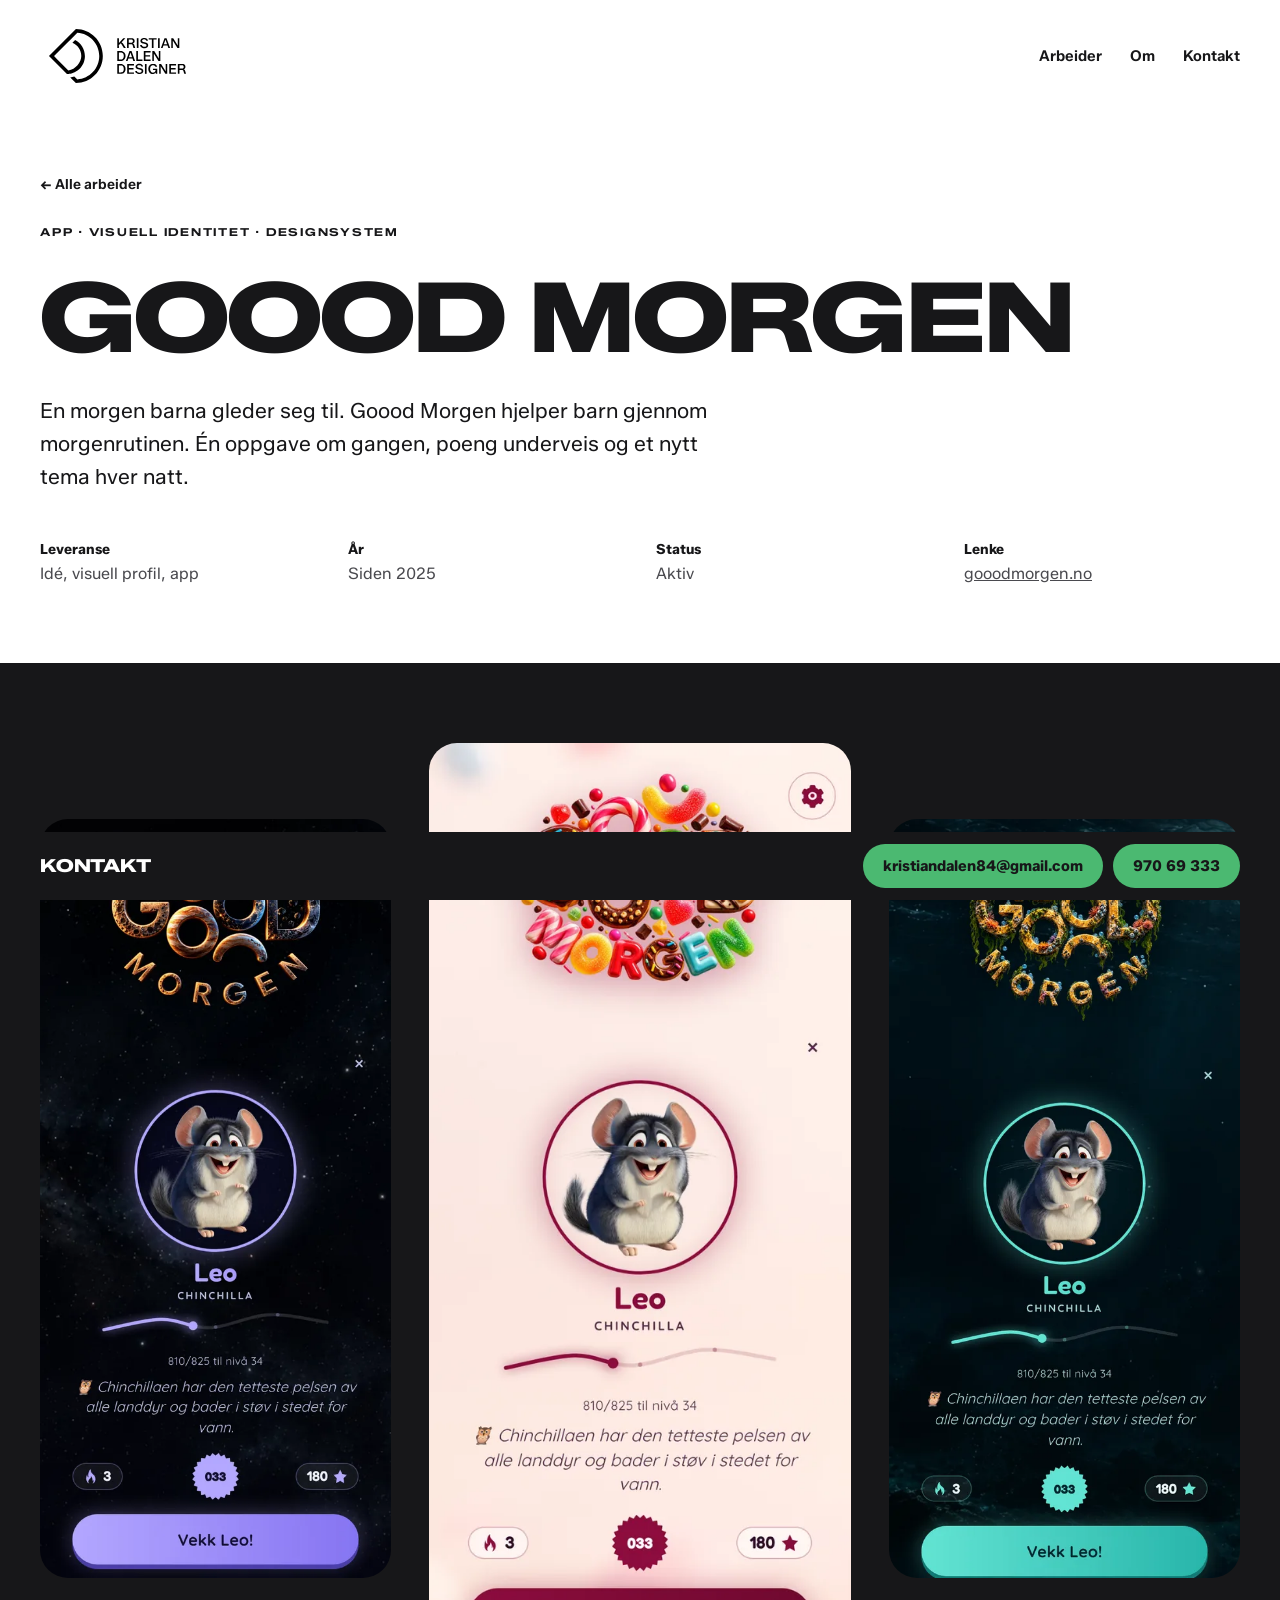
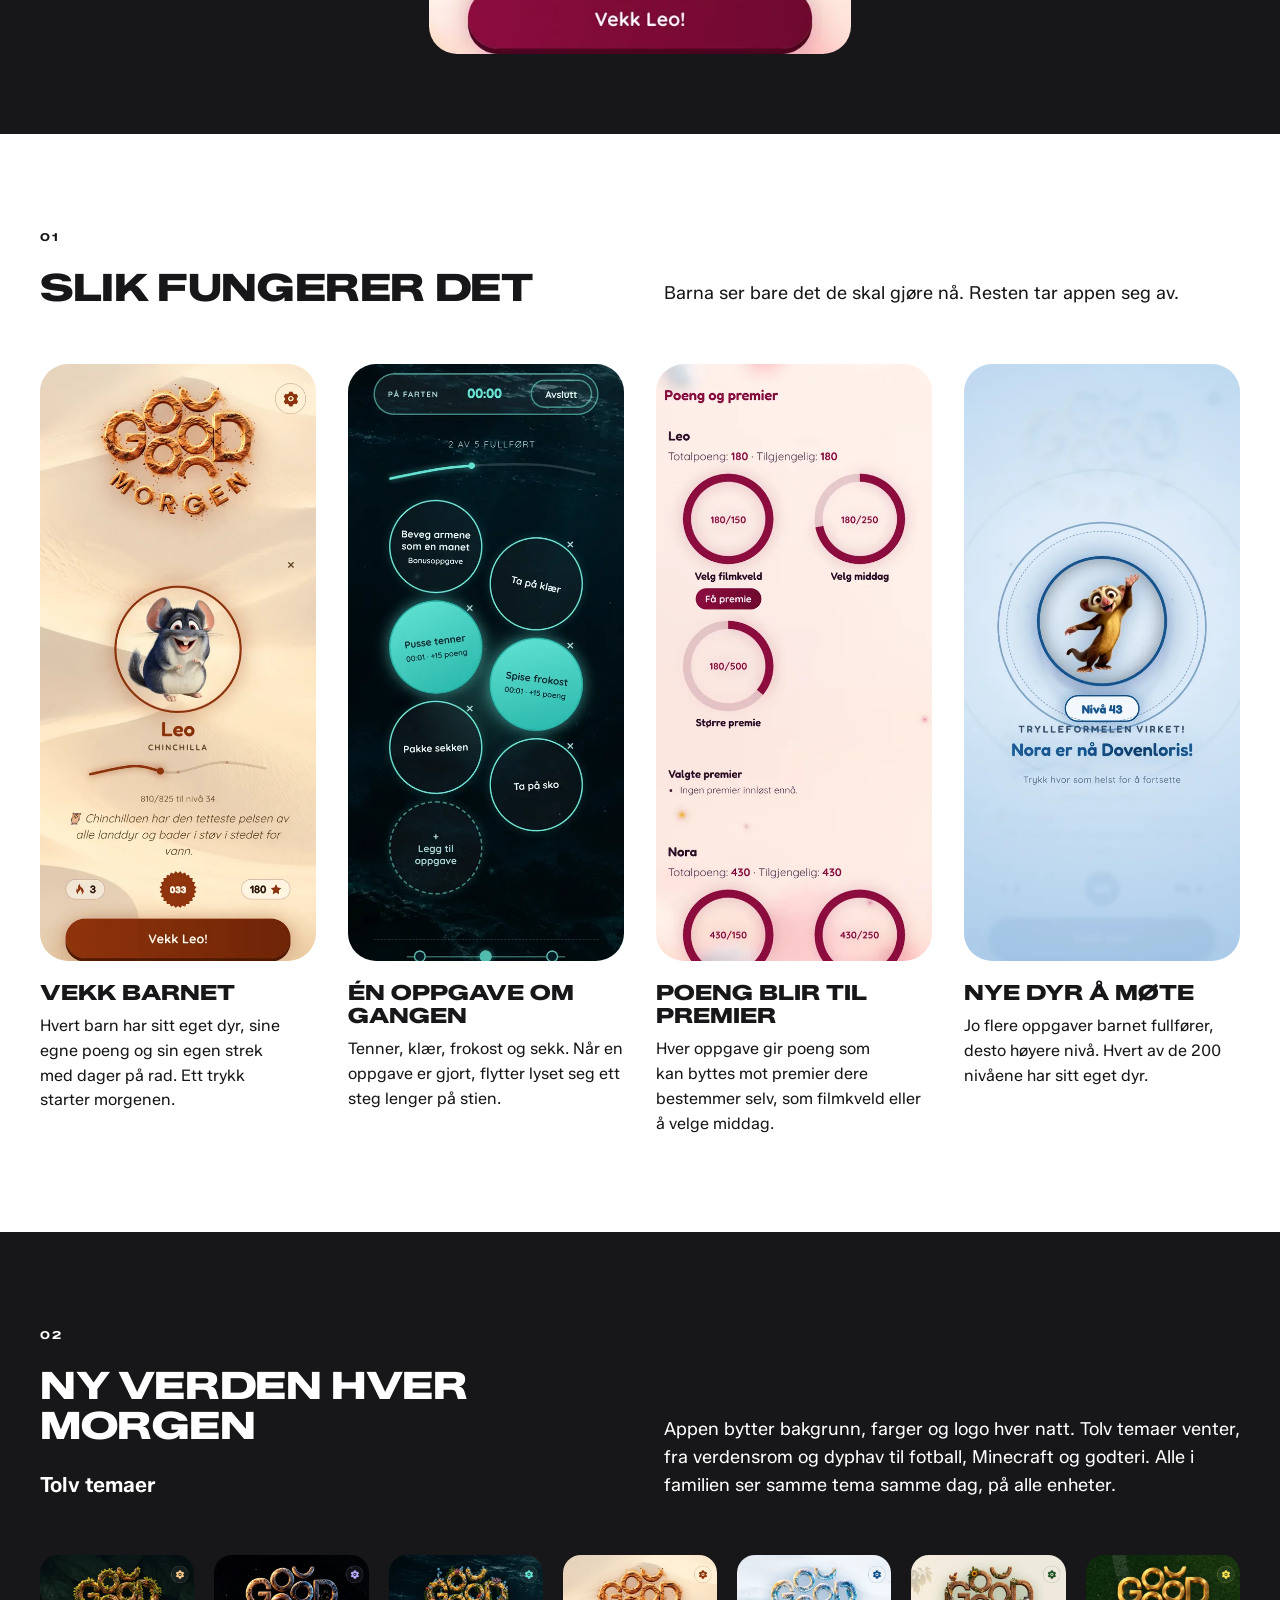
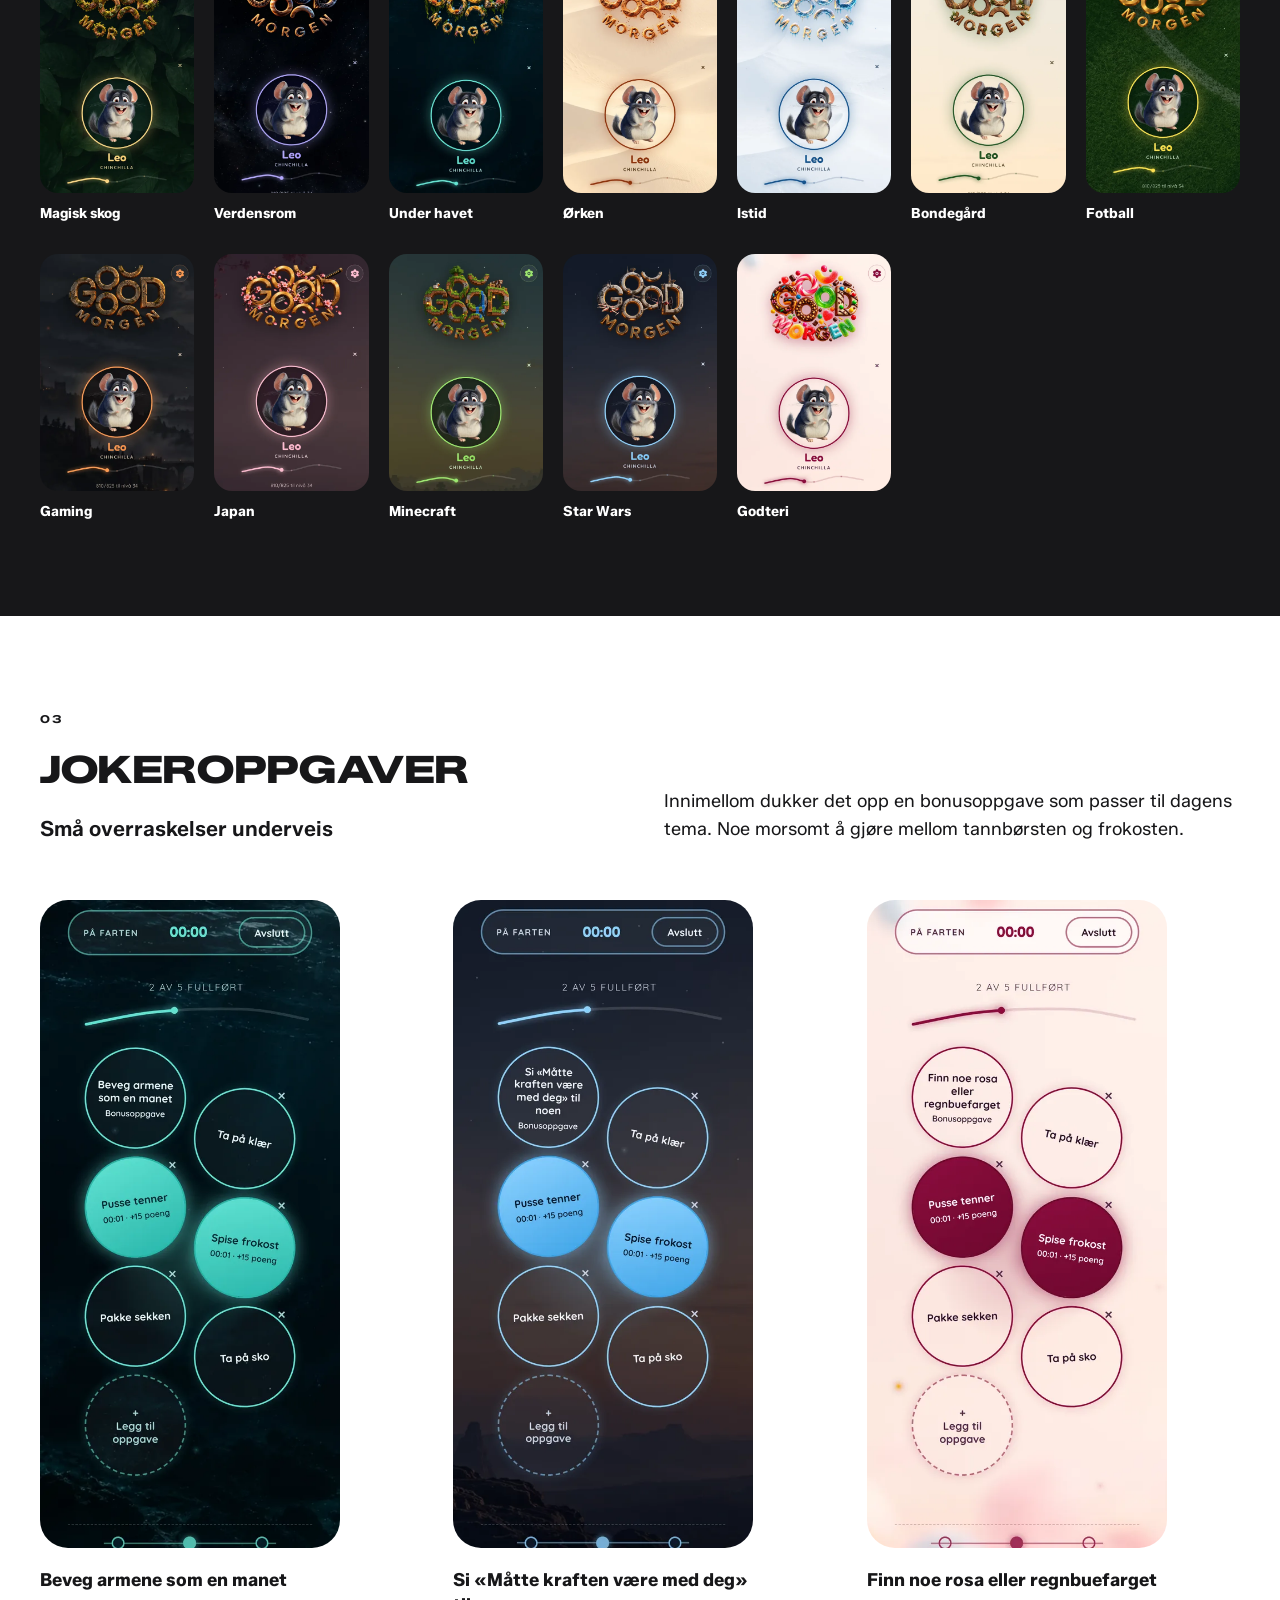
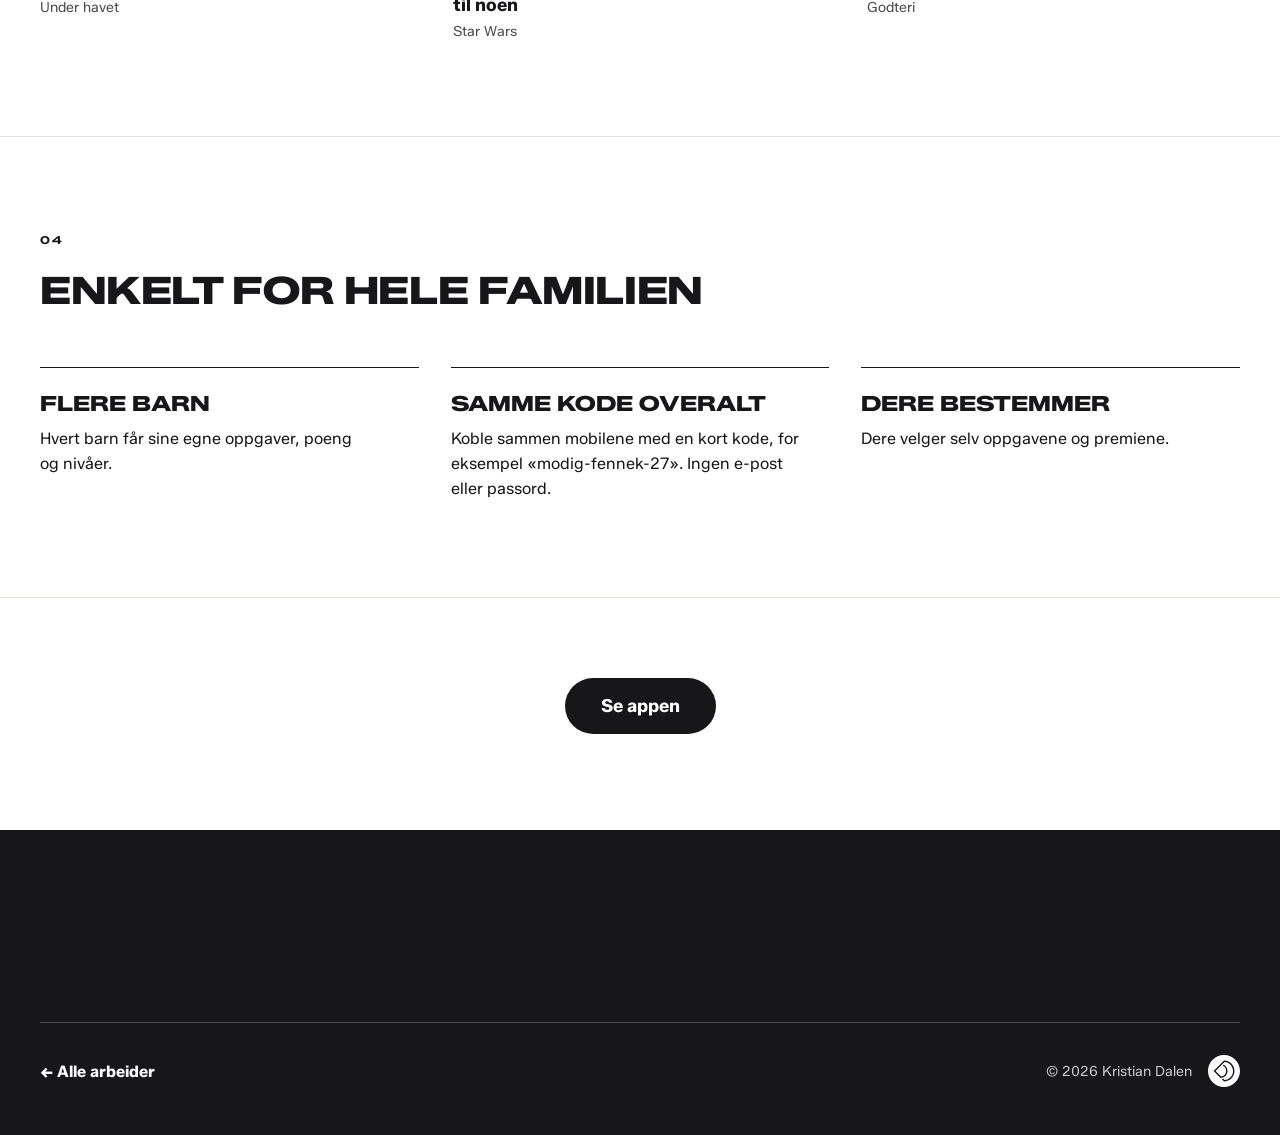
<file: public/goood-morgen.html>
<!DOCTYPE html>
<html lang="no">
<head>
<meta charset="utf-8">
<meta name="color-scheme" content="light dark">
<meta name="viewport" content="width=device-width, initial-scale=1">
<title>Goood Morgen – Kristian Dalen</title>
<link rel="icon" href="./favicon.svg" type="image/svg+xml">
<link rel="apple-touch-icon" href="./assets/ikon/apple-touch-icon-gronn.png">
<link rel="manifest" href="./manifest.webmanifest">
<meta name="apple-mobile-web-app-title" content="Kristian Dalen">
<meta name="theme-color" content="#FFFFFF" media="(prefers-color-scheme: light)">
<meta name="theme-color" content="#171719" media="(prefers-color-scheme: dark)">
<link rel="stylesheet" href="./css/site.css">
<script src="./js/fit-titles.js" defer></script>
<script src="./js/title-motion.js" defer></script>
<script src="./js/sticky-footer.js" defer></script>
<script src="./js/site.js" defer></script>
</head>
<body>
<div style="font-family:var(--font-sans);color:var(--ink);background:var(--surface)">
<header style="position:sticky;top:0;z-index:10;background:var(--surface)">
<div data-header="" style="max-width:1200px;margin:0 auto;padding:0 32px;height:112px;display:flex;align-items:center;justify-content:space-between;gap:24px">
<a href="./index.html" style="display:flex;align-items:center;text-decoration:none"><img src="./assets/kdd-logo-sort.svg" alt="Kristian Dalen" data-logo="" style="height:72px;width:auto;display:block"></a>
<button type="button" data-menu-toggle="" aria-expanded="false" aria-controls="meny" aria-label="Meny"><span></span><span></span><span></span></button><nav id="meny" data-nav="" style="display:flex;gap:28px;font-size:15px;font-weight:600"><a href="./index.html#arbeider" style="text-decoration:none">Arbeider</a><a href="./index.html#om" style="text-decoration:none">Om</a><a href="./index.html#kontakt" style="text-decoration:none">Kontakt</a></nav>
</div>
</header>
<section style="max-width:1200px;margin:0 auto;padding:64px 32px 64px;display:flex;flex-direction:column;gap:32px">
<a href="./index.html#arbeider" style="font-size:14px;font-weight:600;text-decoration:none">← Alle arbeider</a>
<div style="font-family:var(--font-display);font-size:11px;font-weight:700;letter-spacing:0.16em;text-transform:uppercase">App · Visuell identitet · Designsystem</div>
<h1 style="font-family:var(--font-display);margin:0;font-size:clamp(44px,7.6vw,104px);font-weight:900;line-height:0.95;letter-spacing:-0.02em;text-transform:uppercase">Goood Morgen</h1>
<p style="margin:0;font-size:21px;line-height:1.55;max-width:680px;text-wrap:pretty">En morgen barna gleder seg til. Goood Morgen hjelper barn gjennom morgenrutinen. Én oppgave om gangen, poeng underveis og et nytt tema hver natt.</p>
<div style="display:grid;grid-template-columns:repeat(auto-fit,minmax(min(100%,240px),1fr));gap:0 32px">
<div style="display:flex;flex-direction:column;gap:6px;padding:16px 0"><span style="font-size:14px;font-weight:700">Leveranse</span><span style="font-size:16px;color:var(--ink-muted)">Idé, visuell profil, app</span></div>
<div style="display:flex;flex-direction:column;gap:6px;padding:16px 0"><span style="font-size:14px;font-weight:700">År</span><span style="font-size:16px;color:var(--ink-muted)">Siden 2025</span></div>
<div style="display:flex;flex-direction:column;gap:6px;padding:16px 0"><span style="font-size:14px;font-weight:700">Status</span><span style="font-size:16px;color:var(--ink-muted)">Aktiv</span></div>
<div style="display:flex;flex-direction:column;gap:6px;padding:16px 0"><span style="font-size:14px;font-weight:700">Lenke</span><span style="font-size:16px;color:var(--ink-muted)"><a href="https://gooodmorgen.no/" target="_blank" rel="noopener" style="color:var(--ink-muted)">gooodmorgen.no</a></span></div>
</div>
</section>
<section style="background:var(--surface-ink)"><div style="max-width:1200px;margin:0 auto;padding:80px 32px;display:grid;grid-template-columns:1fr 1.2fr 1fr;gap:clamp(12px,3vw,40px);align-items:center"><div><img src="./assets/goood/v2/tema-verdensrom.webp" alt="Appen i temaet Verdensrom" style="display:block;width:100%;height:auto;border-radius:28px"></div><div><img src="./assets/goood/v2/tema-godteri.webp" alt="Appen i temaet Godteri" style="display:block;width:100%;height:auto;border-radius:28px"></div><div><img src="./assets/goood/v2/tema-under-havet.webp" alt="Appen i temaet Under havet" style="display:block;width:100%;height:auto;border-radius:28px"></div></div></section>
<section><div style="max-width:1200px;margin:0 auto;padding:96px 32px;display:flex;flex-direction:column;gap:56px"><div style="display:flex;flex-wrap:wrap;gap:24px 48px;align-items:end"><div style="display:flex;flex-direction:column;gap:24px;flex:1 1 320px;min-width:0"><span style="font-family:var(--font-display);font-size:11px;font-weight:700;letter-spacing:0.16em">01</span><h2 style="font-family:var(--font-display);margin:0;font-size:38px;font-weight:900;line-height:1.05;letter-spacing:-0.01em;text-transform:uppercase">Slik fungerer det</h2></div><div style="display:flex;flex-direction:column;gap:24px;flex:1 1 320px;min-width:0"><p style="margin:0;font-size:18px;line-height:1.55;text-wrap:pretty">Barna ser bare det de skal gjøre nå. Resten tar appen seg av.</p></div></div><div style="display:grid;grid-template-columns:repeat(auto-fit,minmax(min(100%,220px),1fr));gap:48px 32px;align-items:start"><div style="display:flex;flex-direction:column;gap:20px"><img src="./assets/goood/v2/startskjermen-med-barnets.webp" alt="Startskjermen med barnets dyr og knappen Vekk Leo" style="display:block;width:100%;height:auto;border-radius:28px"><div style="display:flex;flex-direction:column;gap:10px"><h3 style="font-family:var(--font-display);margin:0;font-size:21px;font-weight:900;line-height:1.1;text-transform:uppercase">Vekk barnet</h3><p style="margin:0;font-size:16px;line-height:1.55;text-wrap:pretty">Hvert barn har sitt eget dyr, sine egne poeng og sin egen strek med dager på rad. Ett trykk starter morgenen.</p></div></div><div style="display:flex;flex-direction:column;gap:20px"><img src="./assets/goood/v2/oppgavene-som-runde.webp" alt="Oppgavene som runde knapper, to av fem er fullført" style="display:block;width:100%;height:auto;border-radius:28px"><div style="display:flex;flex-direction:column;gap:10px"><h3 style="font-family:var(--font-display);margin:0;font-size:21px;font-weight:900;line-height:1.1;text-transform:uppercase">Én oppgave om gangen</h3><p style="margin:0;font-size:16px;line-height:1.55;text-wrap:pretty">Tenner, klær, frokost og sekk. Når en oppgave er gjort, flytter lyset seg ett steg lenger på stien.</p></div></div><div style="display:flex;flex-direction:column;gap:20px"><img src="./assets/goood/v2/poengoversikt-med-premiene.webp" alt="Poengoversikt med premiene Velg filmkveld, Velg middag og Større premie" style="display:block;width:100%;height:auto;border-radius:28px"><div style="display:flex;flex-direction:column;gap:10px"><h3 style="font-family:var(--font-display);margin:0;font-size:21px;font-weight:900;line-height:1.1;text-transform:uppercase">Poeng blir til premier</h3><p style="margin:0;font-size:16px;line-height:1.55;text-wrap:pretty">Hver oppgave gir poeng som kan byttes mot premier dere bestemmer selv, som filmkveld eller å velge middag.</p></div></div><div style="display:flex;flex-direction:column;gap:20px"><img src="./assets/goood/v2/feiring-nar-nora.webp" alt="Feiring når Nora når et nytt nivå og får dyret Dovenloris" style="display:block;width:100%;height:auto;border-radius:28px"><div style="display:flex;flex-direction:column;gap:10px"><h3 style="font-family:var(--font-display);margin:0;font-size:21px;font-weight:900;line-height:1.1;text-transform:uppercase">Nye dyr å møte</h3><p style="margin:0;font-size:16px;line-height:1.55;text-wrap:pretty">Jo flere oppgaver barnet fullfører, desto høyere nivå. Hvert av de 200 nivåene har sitt eget dyr.</p></div></div></div></div></section>
<section style="background:var(--surface-ink);color:var(--ink-inverse)"><div style="max-width:1200px;margin:0 auto;padding:96px 32px;display:flex;flex-direction:column;gap:56px"><div style="display:flex;flex-wrap:wrap;gap:24px 48px;align-items:end"><div style="display:flex;flex-direction:column;gap:24px;flex:1 1 320px;min-width:0"><span style="font-family:var(--font-display);font-size:11px;font-weight:700;letter-spacing:0.16em">02</span><h2 style="font-family:var(--font-display);margin:0;font-size:38px;font-weight:900;line-height:1.05;letter-spacing:-0.01em;text-transform:uppercase">Ny verden hver morgen</h2><p style="margin:0;font-size:21px;font-weight:600;line-height:1.4">Tolv temaer</p></div><div style="display:flex;flex-direction:column;gap:24px;flex:1 1 320px;min-width:0"><p style="margin:0;font-size:18px;line-height:1.55;text-wrap:pretty">Appen bytter bakgrunn, farger og logo hver natt. Tolv temaer venter, fra verdensrom og dyphav til fotball, Minecraft og godteri. Alle i familien ser samme tema samme dag, på alle enheter.</p></div></div><div style="display:grid;grid-template-columns:repeat(auto-fill,minmax(min(100%,150px),1fr));gap:32px 20px"><div style="display:flex;flex-direction:column;gap:12px"><img src="./assets/goood/v2/tema-magisk-skog.webp" alt="Appen i temaet Magisk skog" style="display:block;width:100%;aspect-ratio:390/600;object-fit:cover;object-position:top;border-radius:18px"><span style="font-size:14px;font-weight:700">Magisk skog</span></div><div style="display:flex;flex-direction:column;gap:12px"><img src="./assets/goood/v2/tema-verdensrom.webp" alt="Appen i temaet Verdensrom" style="display:block;width:100%;aspect-ratio:390/600;object-fit:cover;object-position:top;border-radius:18px"><span style="font-size:14px;font-weight:700">Verdensrom</span></div><div style="display:flex;flex-direction:column;gap:12px"><img src="./assets/goood/v2/tema-under-havet.webp" alt="Appen i temaet Under havet" style="display:block;width:100%;aspect-ratio:390/600;object-fit:cover;object-position:top;border-radius:18px"><span style="font-size:14px;font-weight:700">Under havet</span></div><div style="display:flex;flex-direction:column;gap:12px"><img src="./assets/goood/v2/startskjermen-med-barnets.webp" alt="Appen i temaet Ørken" style="display:block;width:100%;aspect-ratio:390/600;object-fit:cover;object-position:top;border-radius:18px"><span style="font-size:14px;font-weight:700">Ørken</span></div><div style="display:flex;flex-direction:column;gap:12px"><img src="./assets/goood/v2/tema-istid.webp" alt="Appen i temaet Istid" style="display:block;width:100%;aspect-ratio:390/600;object-fit:cover;object-position:top;border-radius:18px"><span style="font-size:14px;font-weight:700">Istid</span></div><div style="display:flex;flex-direction:column;gap:12px"><img src="./assets/goood/v2/tema-bondegard.webp" alt="Appen i temaet Bondegård" style="display:block;width:100%;aspect-ratio:390/600;object-fit:cover;object-position:top;border-radius:18px"><span style="font-size:14px;font-weight:700">Bondegård</span></div><div style="display:flex;flex-direction:column;gap:12px"><img src="./assets/goood/v2/tema-fotball.webp" alt="Appen i temaet Fotball" style="display:block;width:100%;aspect-ratio:390/600;object-fit:cover;object-position:top;border-radius:18px"><span style="font-size:14px;font-weight:700">Fotball</span></div><div style="display:flex;flex-direction:column;gap:12px"><img src="./assets/goood/v2/tema-gaming.webp" alt="Appen i temaet Gaming" style="display:block;width:100%;aspect-ratio:390/600;object-fit:cover;object-position:top;border-radius:18px"><span style="font-size:14px;font-weight:700">Gaming</span></div><div style="display:flex;flex-direction:column;gap:12px"><img src="./assets/goood/v2/tema-japan.webp" alt="Appen i temaet Japan" style="display:block;width:100%;aspect-ratio:390/600;object-fit:cover;object-position:top;border-radius:18px"><span style="font-size:14px;font-weight:700">Japan</span></div><div style="display:flex;flex-direction:column;gap:12px"><img src="./assets/goood/v2/tema-minecraft.webp" alt="Appen i temaet Minecraft" style="display:block;width:100%;aspect-ratio:390/600;object-fit:cover;object-position:top;border-radius:18px"><span style="font-size:14px;font-weight:700">Minecraft</span></div><div style="display:flex;flex-direction:column;gap:12px"><img src="./assets/goood/v2/tema-star-wars.webp" alt="Appen i temaet Star Wars" style="display:block;width:100%;aspect-ratio:390/600;object-fit:cover;object-position:top;border-radius:18px"><span style="font-size:14px;font-weight:700">Star Wars</span></div><div style="display:flex;flex-direction:column;gap:12px"><img src="./assets/goood/v2/tema-godteri.webp" alt="Appen i temaet Godteri" style="display:block;width:100%;aspect-ratio:390/600;object-fit:cover;object-position:top;border-radius:18px"><span style="font-size:14px;font-weight:700">Godteri</span></div></div></div></section>
<section><div style="max-width:1200px;margin:0 auto;padding:96px 32px;display:flex;flex-direction:column;gap:56px"><div style="display:flex;flex-wrap:wrap;gap:24px 48px;align-items:end"><div style="display:flex;flex-direction:column;gap:24px;flex:1 1 320px;min-width:0"><span style="font-family:var(--font-display);font-size:11px;font-weight:700;letter-spacing:0.16em">03</span><h2 style="font-family:var(--font-display);margin:0;font-size:38px;font-weight:900;line-height:1.05;letter-spacing:-0.01em;text-transform:uppercase">Joker&shy;oppgaver</h2><p style="margin:0;font-size:21px;font-weight:600;line-height:1.4">Små overraskelser underveis</p></div><div style="display:flex;flex-direction:column;gap:24px;flex:1 1 320px;min-width:0"><p style="margin:0;font-size:18px;line-height:1.55;text-wrap:pretty">Innimellom dukker det opp en bonusoppgave som passer til dagens tema. Noe morsomt å gjøre mellom tannbørsten og frokosten.</p></div></div><div style="display:grid;grid-template-columns:repeat(auto-fit,minmax(min(100%,240px),1fr));gap:48px 40px;align-items:start"><div style="display:flex;flex-direction:column;gap:20px;max-width:300px"><img src="./assets/goood/v2/oppgavene-som-runde.webp" alt="Bonusoppgave i temaet Under havet" style="display:block;width:100%;height:auto;border-radius:28px"><div style="display:flex;flex-direction:column;gap:6px"><p style="margin:0;font-size:18px;font-weight:700;line-height:1.35">Beveg armene som en manet</p><span style="font-size:14px;color:var(--ink-muted)">Under havet</span></div></div><div style="display:flex;flex-direction:column;gap:20px;max-width:300px"><img src="./assets/goood/v2/joker-star-wars.webp" alt="Bonusoppgave i temaet Star Wars" style="display:block;width:100%;height:auto;border-radius:28px"><div style="display:flex;flex-direction:column;gap:6px"><p style="margin:0;font-size:18px;font-weight:700;line-height:1.35">Si «Måtte kraften være med deg» til noen</p><span style="font-size:14px;color:var(--ink-muted)">Star Wars</span></div></div><div style="display:flex;flex-direction:column;gap:20px;max-width:300px"><img src="./assets/goood/v2/joker-godteri.webp" alt="Bonusoppgave i temaet Godteri" style="display:block;width:100%;height:auto;border-radius:28px"><div style="display:flex;flex-direction:column;gap:6px"><p style="margin:0;font-size:18px;font-weight:700;line-height:1.35">Finn noe rosa eller regnbuefarget</p><span style="font-size:14px;color:var(--ink-muted)">Godteri</span></div></div></div></div></section>
<section style="border-top:1px solid var(--line)"><div style="max-width:1200px;margin:0 auto;padding:96px 32px;display:flex;flex-direction:column;gap:56px"><div style="display:flex;flex-direction:column;gap:24px"><span style="font-family:var(--font-display);font-size:11px;font-weight:700;letter-spacing:0.16em">04</span><h2 style="font-family:var(--font-display);margin:0;font-size:38px;font-weight:900;line-height:1.05;letter-spacing:-0.01em;text-transform:uppercase">Enkelt for hele familien</h2></div><div style="display:grid;grid-template-columns:repeat(auto-fit,minmax(min(100%,260px),1fr));gap:40px 32px"><div style="display:flex;flex-direction:column;gap:12px;padding-top:24px;border-top:1px solid var(--ink)"><h3 style="font-family:var(--font-display);margin:0;font-size:21px;font-weight:900;line-height:1.1;text-transform:uppercase">Flere barn</h3><p style="margin:0;font-size:16px;line-height:1.55;text-wrap:pretty">Hvert barn får sine egne oppgaver, poeng og nivåer.</p></div><div style="display:flex;flex-direction:column;gap:12px;padding-top:24px;border-top:1px solid var(--ink)"><h3 style="font-family:var(--font-display);margin:0;font-size:21px;font-weight:900;line-height:1.1;text-transform:uppercase">Samme kode overalt</h3><p style="margin:0;font-size:16px;line-height:1.55;text-wrap:pretty">Koble sammen mobilene med en kort kode, for eksempel «modig-fennek-27». Ingen e-post eller passord.</p></div><div style="display:flex;flex-direction:column;gap:12px;padding-top:24px;border-top:1px solid var(--ink)"><h3 style="font-family:var(--font-display);margin:0;font-size:21px;font-weight:900;line-height:1.1;text-transform:uppercase">Dere bestemmer</h3><p style="margin:0;font-size:16px;line-height:1.55;text-wrap:pretty">Dere velger selv oppgavene og premiene.</p></div></div></div></section>
<section style="border-top:1px solid var(--line)"><div style="max-width:1200px;margin:0 auto;padding:80px 32px 96px;display:flex;justify-content:center"><a href="https://gooodmorgen.no/" target="_blank" rel="noopener" style="display:inline-flex;align-items:center;min-height:56px;padding:0 36px;border-radius:999px;background:var(--surface-ink);color:var(--ink-inverse);font-size:18px;font-weight:700;text-decoration:none">Se appen</a></div></section>
<div data-sticky-bar="" aria-hidden="false" style="position:fixed;left:0;right:0;bottom:0;z-index:20;background:var(--surface-ink);color:var(--ink-inverse);transition:transform .6s cubic-bezier(.4,0,0,1),opacity .6s cubic-bezier(.4,0,0,1)"><div style="max-width:1200px;margin:0 auto;padding:12px 32px;display:flex;flex-wrap:wrap;align-items:center;justify-content:space-between;gap:12px 24px"><span style="font-family:var(--font-display);font-size:18px;font-weight:900;line-height:1;letter-spacing:-0.01em;text-transform:uppercase">Kontakt</span><div style="display:flex;flex-wrap:wrap;align-items:center;gap:10px"><a href="mailto:kristiandalen84@gmail.com?subject=Vi%20elsker%20stilen%20din.%20Kan%20vi%20ta%20en%20kaffe%3F" style="display:inline-flex;align-items:center;justify-content:center;min-height:44px;padding:0 20px;border-radius:999px;background:var(--accent);color:var(--on-accent);font-size:15px;font-weight:700;text-decoration:none;max-width:100%;overflow-wrap:anywhere" data-hover="hv2">kristiandalen84@gmail.com</a><a href="tel:+4797069333" style="display:inline-flex;align-items:center;justify-content:center;min-height:44px;padding:0 20px;border-radius:999px;background:var(--accent);color:var(--on-accent);font-size:15px;font-weight:700;text-decoration:none;max-width:100%;overflow-wrap:anywhere" data-hover="hv2">970 69 333</a></div></div></div>
<section data-sticky-footer="" style="background:var(--surface-ink);color:var(--ink-inverse)">
<div style="max-width:1200px;margin:0 auto;padding:96px 32px 48px;display:flex;flex-direction:column;gap:40px">
<div data-sticky-row="" style="display:grid;grid-template-columns:repeat(auto-fit,minmax(min(100%,320px),1fr));gap:24px 48px;align-items:center;transition:transform .9s cubic-bezier(.4,0,0,1),opacity .9s cubic-bezier(.4,0,0,1)">
<h2 style="margin:0;font-family:var(--font-display);font-size:38px;font-weight:900;line-height:1;letter-spacing:-0.01em;text-transform:uppercase">Kontakt</h2>
<div style="display:flex;flex-wrap:wrap;gap:16px;align-items:center;align-content:center"><a href="mailto:kristiandalen84@gmail.com?subject=Vi%20elsker%20stilen%20din.%20Kan%20vi%20ta%20en%20kaffe%3F" style="display:inline-flex;align-items:center;justify-content:center;min-height:56px;padding:0 28px;border-radius:999px;background:var(--accent);color:var(--on-accent);font-size:17px;font-weight:700;text-decoration:none;max-width:100%;overflow-wrap:anywhere" data-hover="hv2">kristiandalen84@gmail.com</a><a href="tel:+4797069333" style="display:inline-flex;align-items:center;justify-content:center;min-height:56px;padding:0 28px;border-radius:999px;background:var(--accent);color:var(--on-accent);font-size:17px;font-weight:700;text-decoration:none;max-width:100%;overflow-wrap:anywhere" data-hover="hv2">970 69 333</a></div>
</div>
<div style="display:flex;justify-content:space-between;align-items:center;gap:16px 24px;flex-wrap:wrap;padding-top:32px;border-top:1px solid var(--ink-muted);font-size:14px"><a href="./index.html#arbeider" style="color:var(--ink-inverse);font-size:16px;font-weight:700;text-decoration:none">← Alle arbeider</a><div style="display:flex;align-items:center;gap:16px"><span style="color:var(--ink-inverse-muted)">© 2026 Kristian Dalen</span><div role="img" aria-label="KDD" style="width:32px;height:32px;background:var(--surface);-webkit-mask:url(./assets/kdd-ikon-hvit.svg) center/contain no-repeat;mask:url(./assets/kdd-ikon-hvit.svg) center/contain no-repeat"></div></div></div>
</div>
</section>
</div>
</body>
</html>
</file>
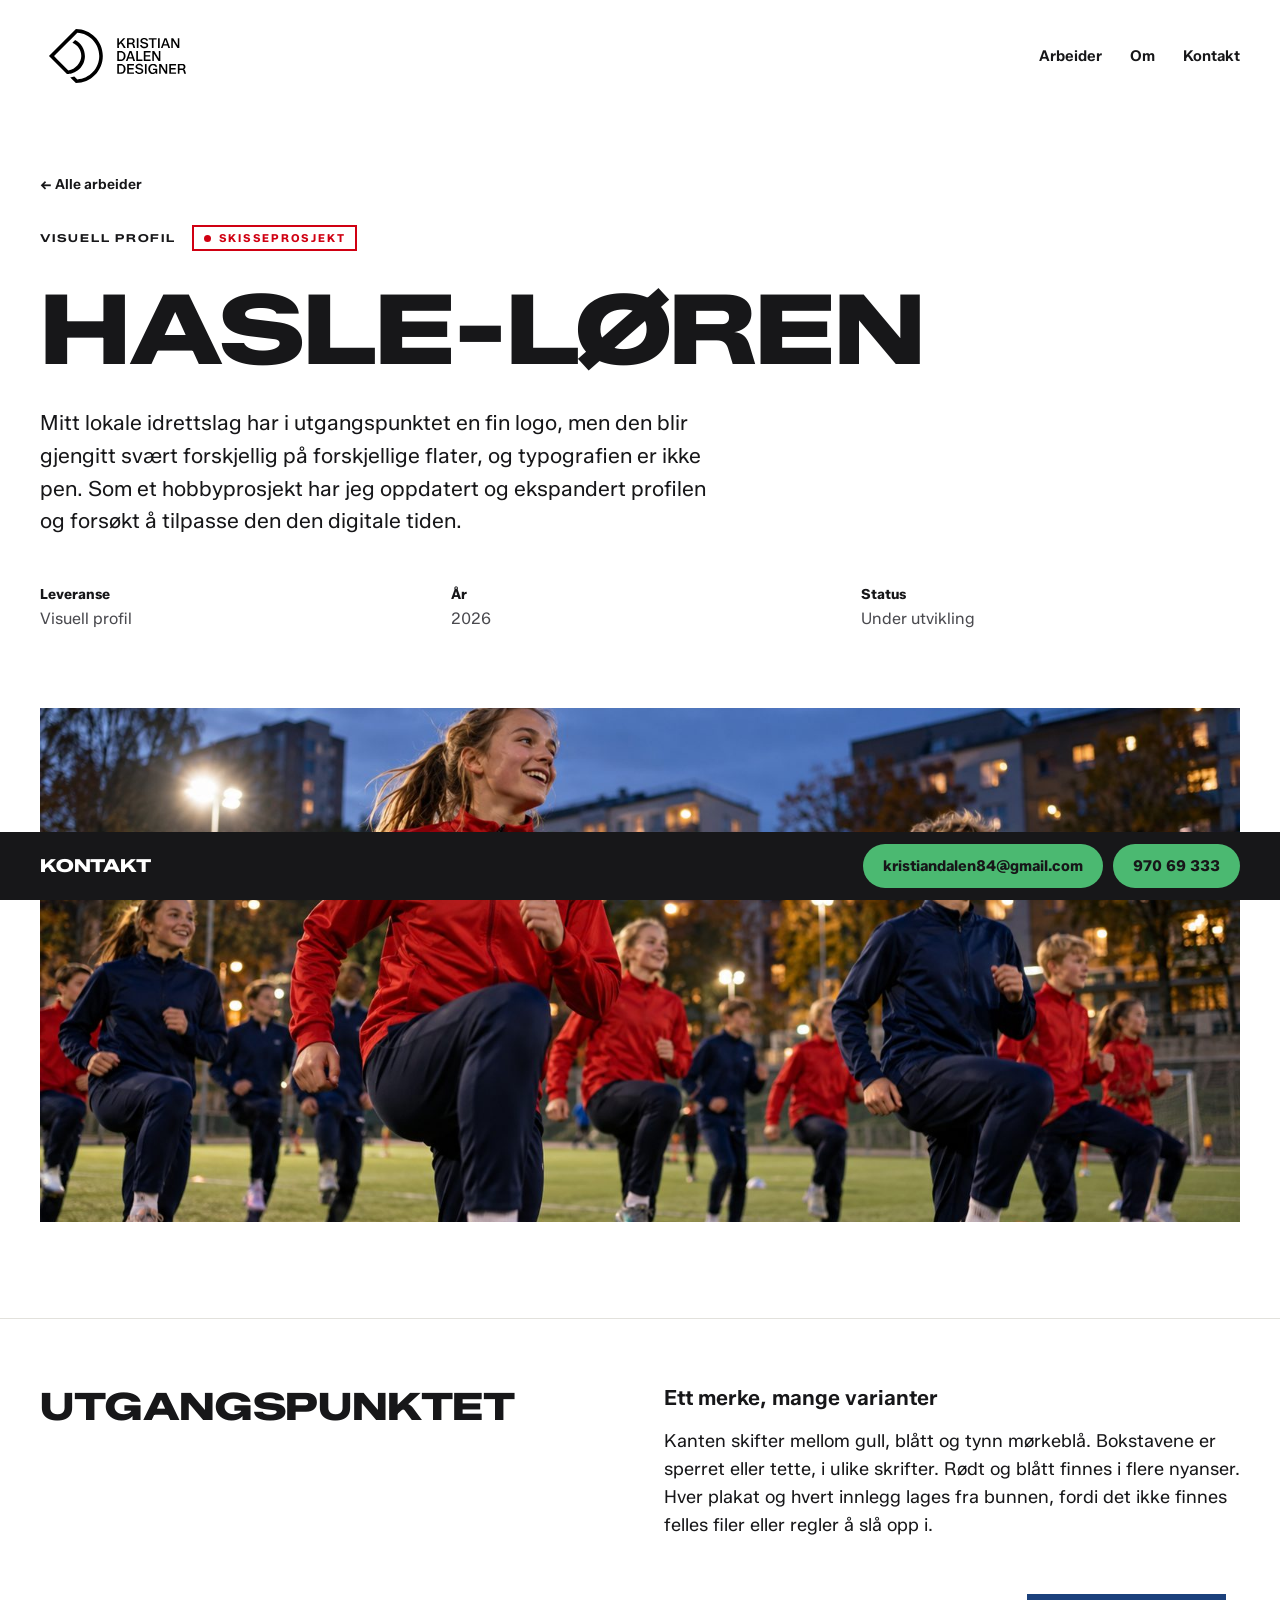
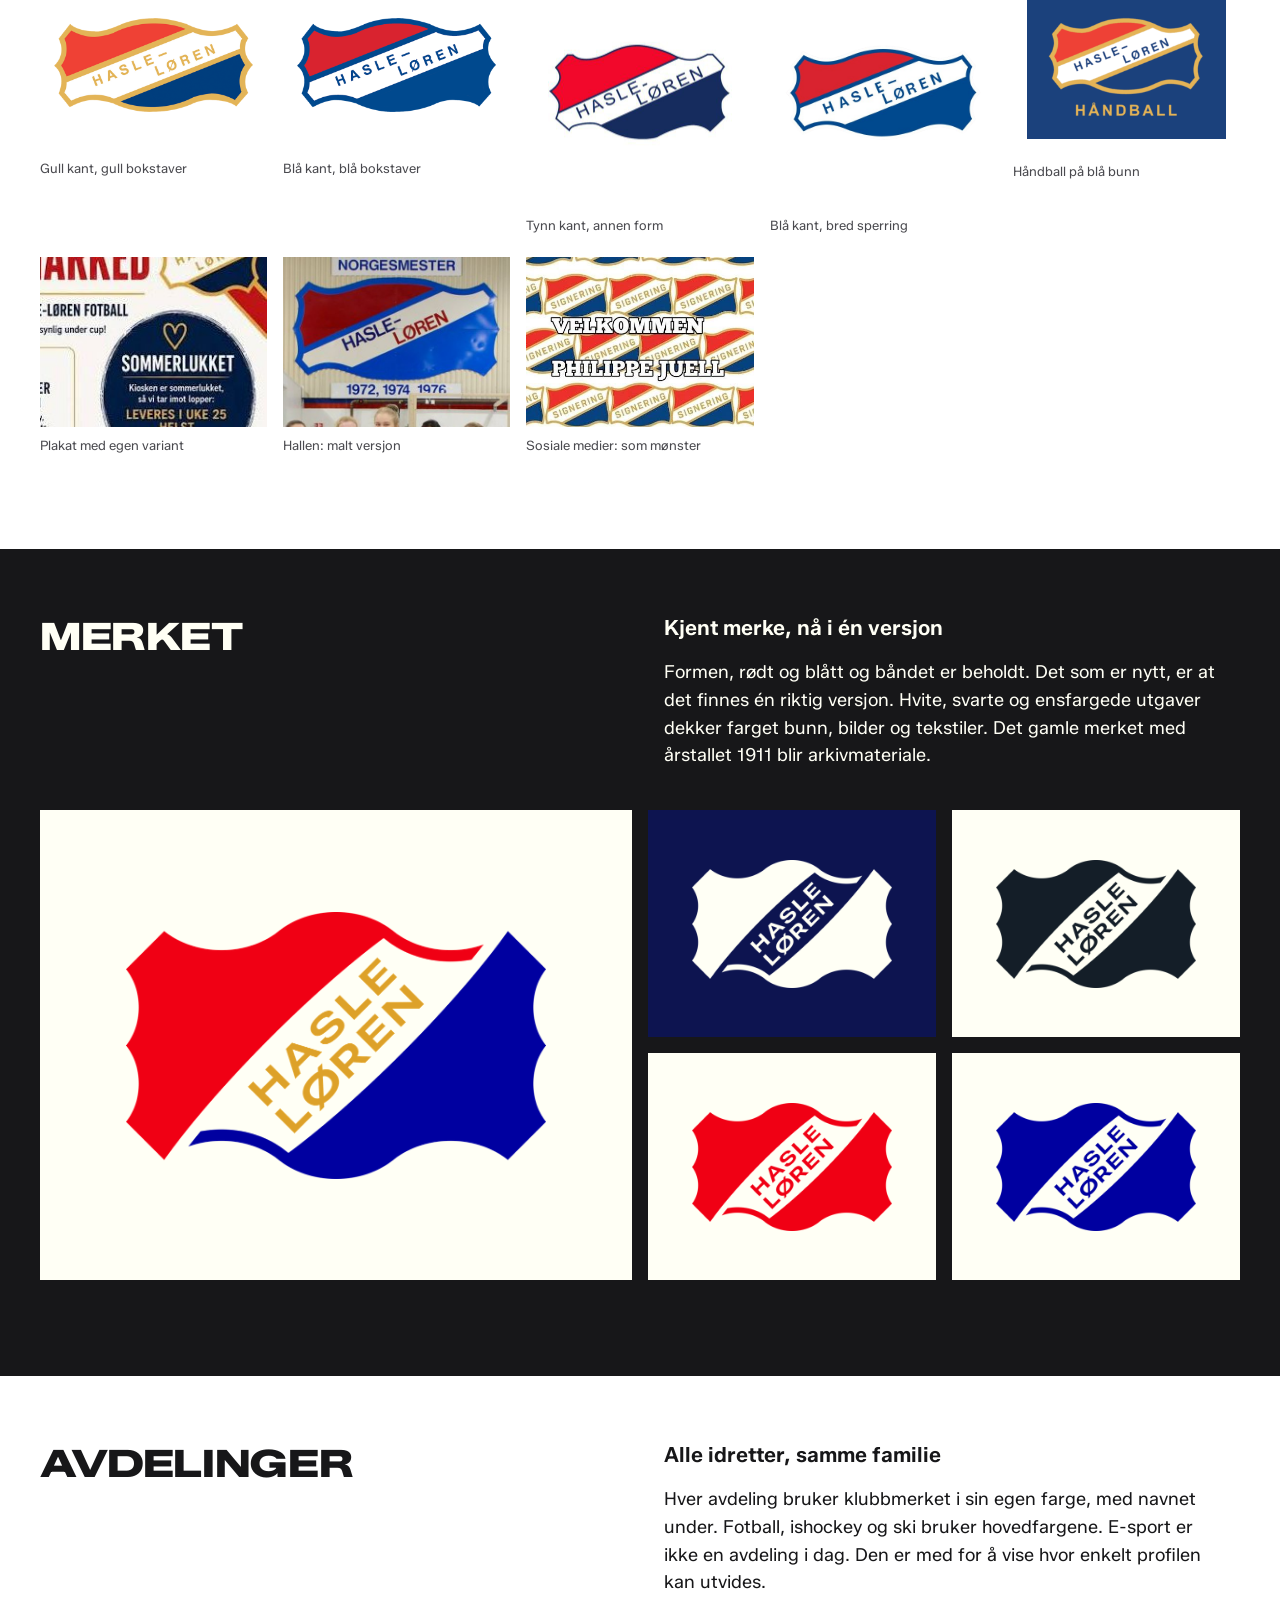
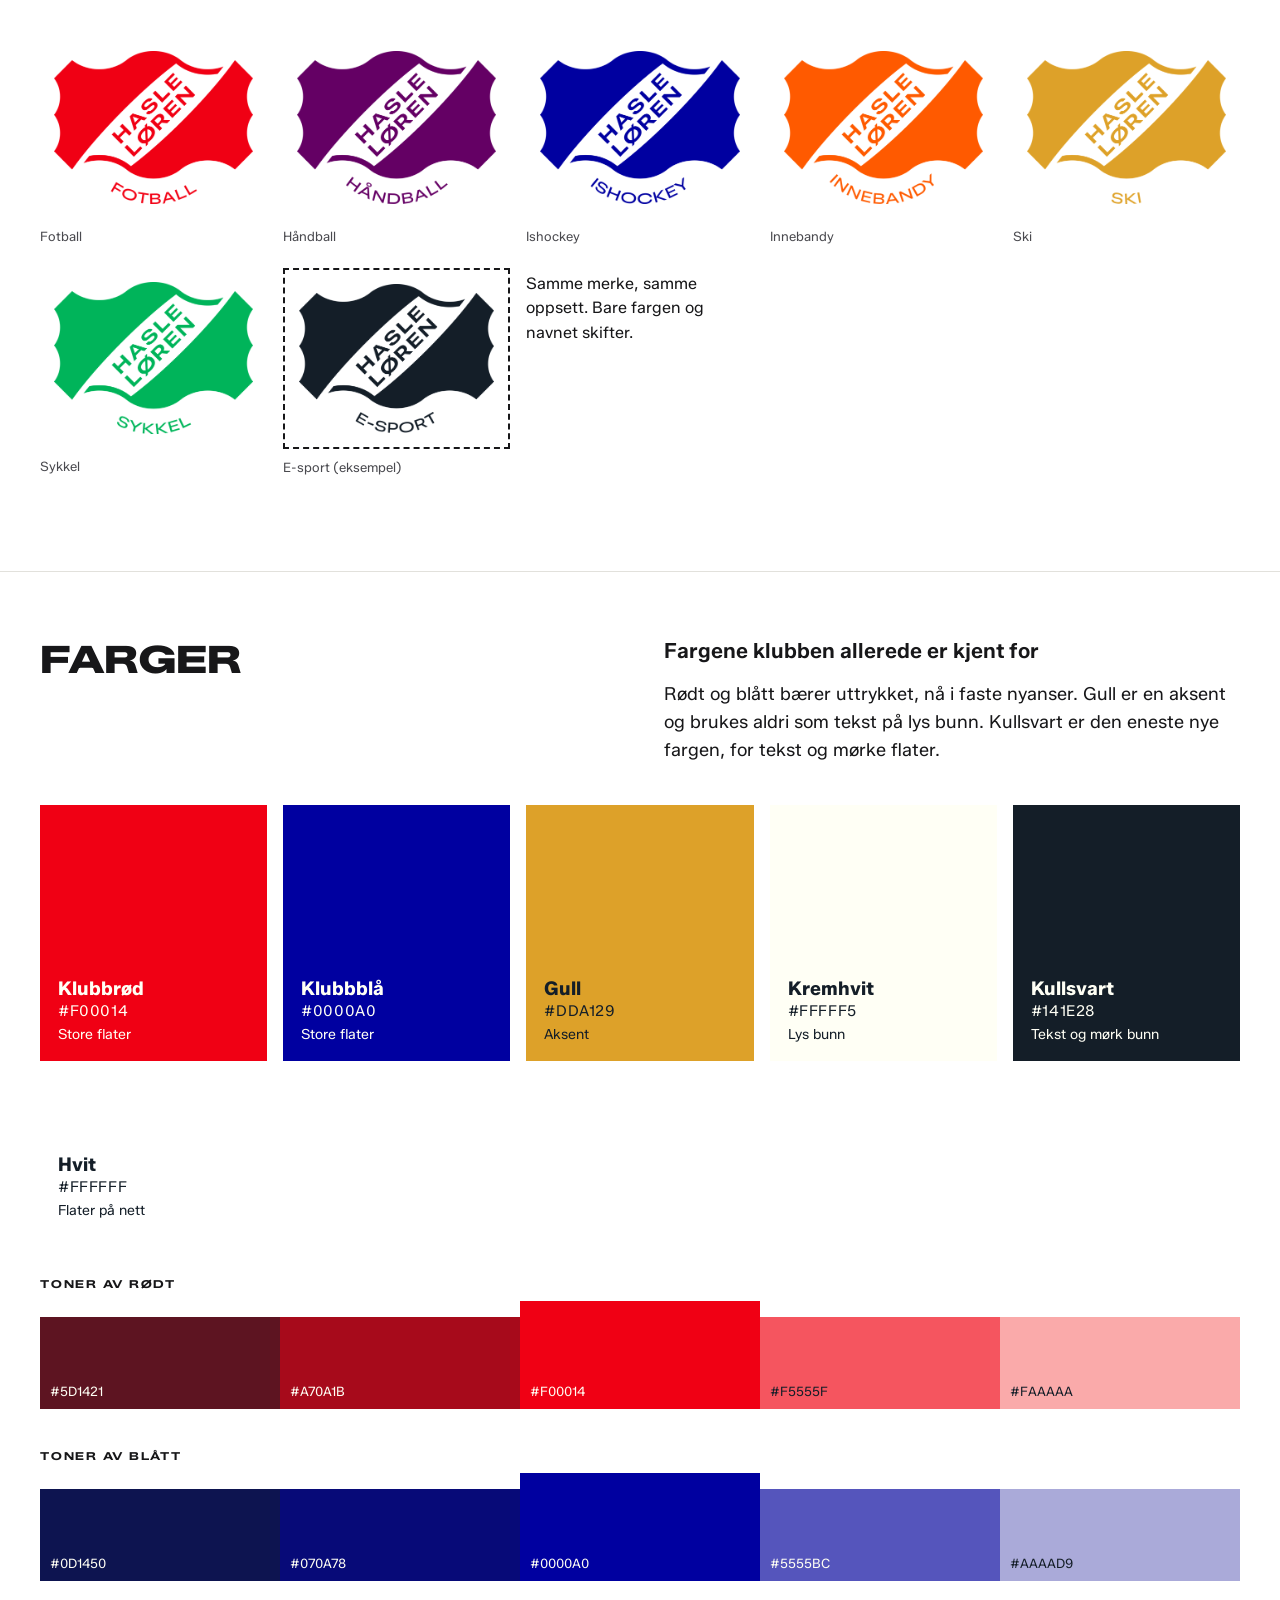
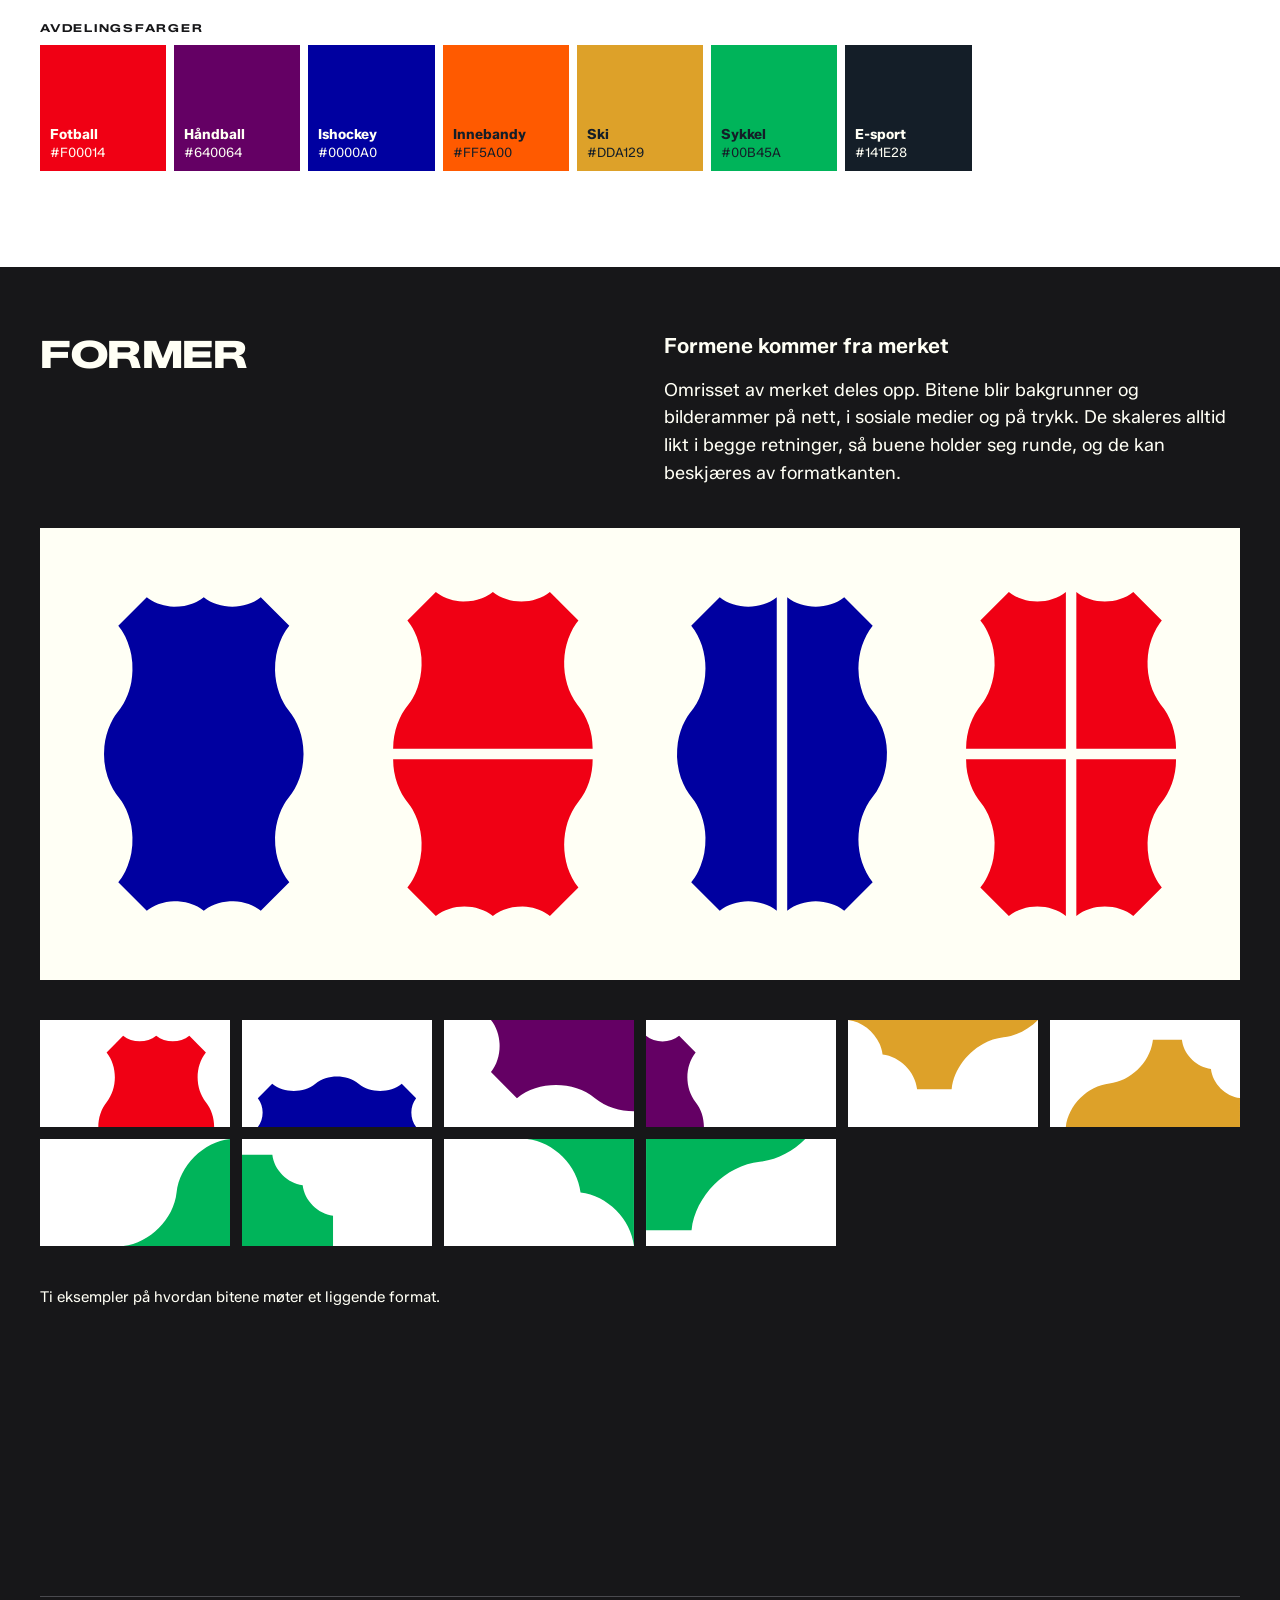
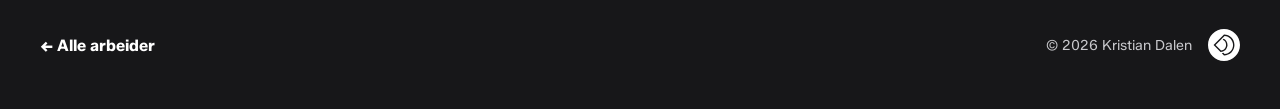
<file: public/hasle-loren.html>
<!DOCTYPE html>
<html lang="no">
<head>
<meta charset="utf-8">
<meta name="color-scheme" content="light dark">
<meta name="viewport" content="width=device-width, initial-scale=1">
<title>Hasle-Løren – Kristian Dalen</title>
<link rel="icon" href="./favicon.svg" type="image/svg+xml">
<link rel="apple-touch-icon" href="./assets/ikon/apple-touch-icon-gronn.png">
<link rel="manifest" href="./manifest.webmanifest">
<meta name="apple-mobile-web-app-title" content="Kristian Dalen">
<meta name="theme-color" content="#FFFFFF" media="(prefers-color-scheme: light)">
<meta name="theme-color" content="#171719" media="(prefers-color-scheme: dark)">
<link rel="stylesheet" href="./css/site.css">
<script src="./js/fit-titles.js" defer></script>
<script src="./js/title-motion.js" defer></script>
<script src="./js/sticky-footer.js" defer></script>
<script src="./js/site.js" defer></script>
</head>
<body>
<div style="font-family:var(--font-sans);color:var(--ink);background:var(--surface)">
<header style="position:sticky;top:0;z-index:10;background:var(--surface)">
<div data-header="" style="max-width:1200px;margin:0 auto;padding:0 32px;height:112px;display:flex;align-items:center;justify-content:space-between;gap:24px">
<a href="./index.html" style="display:flex;align-items:center;text-decoration:none"><img src="./assets/kdd-logo-sort.svg" alt="Kristian Dalen" data-logo="" style="height:72px;width:auto;display:block"></a>
<button type="button" data-menu-toggle="" aria-expanded="false" aria-controls="meny" aria-label="Meny"><span></span><span></span><span></span></button><nav id="meny" data-nav="" style="display:flex;gap:28px;font-size:15px;font-weight:600"><a href="./index.html#arbeider" style="text-decoration:none">Arbeider</a><a href="./index.html#om" style="text-decoration:none">Om</a><a href="./index.html#kontakt" style="text-decoration:none">Kontakt</a></nav>
</div>
</header>
<section style="max-width:1200px;margin:0 auto;padding:64px 32px 64px;display:flex;flex-direction:column;gap:32px">
<a href="./index.html#arbeider" style="font-size:14px;font-weight:600;text-decoration:none">← Alle arbeider</a>
<div style="display:flex;align-items:center;gap:16px;flex-wrap:wrap"><div style="font-family:var(--font-display);font-size:11px;font-weight:700;letter-spacing:0.16em;text-transform:uppercase">Visuell profil</div><span style="display:inline-flex;align-items:center;gap:8px;font-size:11px;font-weight:700;letter-spacing:0.16em;text-transform:uppercase;color:#D00012;border:2px solid #D00012;padding:4px 10px"><span style="width:7px;height:7px;border-radius:50%;background:#D00012" data-fixed=""></span>Skisseprosjekt</span></div>
<h1 style="font-family:var(--font-display);margin:0;font-size:clamp(44px,7.6vw,104px);font-weight:900;line-height:0.95;letter-spacing:-0.02em;text-transform:uppercase">Hasle-Løren</h1>
<p style="margin:0;font-size:21px;line-height:1.55;max-width:680px;text-wrap:pretty">Mitt lokale idrettslag har i utgangspunktet en fin logo, men den blir gjengitt svært forskjellig på forskjellige flater, og typografien er ikke pen. Som et hobbyprosjekt har jeg oppdatert og ekspandert profilen og forsøkt å tilpasse den den digitale tiden.</p>
<div style="display:grid;grid-template-columns:repeat(auto-fit,minmax(min(100%,240px),1fr));gap:0 32px">
<div style="display:flex;flex-direction:column;gap:6px;padding:16px 0"><span style="font-size:14px;font-weight:700">Leveranse</span><span style="font-size:16px;color:var(--ink-muted)">Visuell profil</span></div>
<div style="display:flex;flex-direction:column;gap:6px;padding:16px 0"><span style="font-size:14px;font-weight:700">År</span><span style="font-size:16px;color:var(--ink-muted)">2026</span></div>
<div style="display:flex;flex-direction:column;gap:6px;padding:16px 0"><span style="font-size:14px;font-weight:700">Status</span><span style="font-size:16px;color:var(--ink-muted)">Under utvikling</span></div>
</div>
</section>
<section style="max-width:1200px;margin:0 auto;padding:0 32px 96px">
<img src="./assets/hasle/hero.jpg" alt="Unge utøvere i rødt og blått varmer opp på kunstgressbanen en høstkveld" style="display:block;width:100%;aspect-ratio:21/9;object-fit:cover;object-position:center 35%;box-sizing:border-box">
</section>
<section style="border-top:1px solid var(--line)">
<div style="max-width:1200px;margin:0 auto;padding:64px 32px 96px;display:flex;flex-direction:column;gap:40px">
<div style="display:grid;grid-template-columns:repeat(auto-fit,minmax(min(100%,320px),1fr));gap:48px">
<h2 style="font-family:var(--font-display);margin:0;font-size:38px;font-weight:900;letter-spacing:-0.01em;text-transform:uppercase">Utgangspunktet</h2>
<div style="display:flex;flex-direction:column;gap:16px"><p style="margin:0;font-size:21px;font-weight:600;line-height:1.4">Ett merke, mange varianter</p><p style="margin:0;font-size:18px;line-height:1.55;text-wrap:pretty">Kanten skifter mellom gull, blått og tynn mørkeblå. Bokstavene er sperret eller tette, i ulike skrifter. Rødt og blått finnes i flere nyanser. Hver plakat og hvert innlegg lages fra bunnen, fordi det ikke finnes felles filer eller regler å slå opp i.</p></div>
</div>
<div style="display:grid;grid-template-columns:repeat(auto-fill,minmax(min(100%,220px),1fr));gap:24px 16px">
<figure style="margin:0;display:flex;flex-direction:column;gap:10px"><div style="aspect-ratio:4/3;background:var(--surface);box-sizing:border-box;display:flex;align-items:center;justify-content:center;padding:14px"><img src="./assets/hasle/dagens-1.png" alt="Dagens merkebruk: Gull kant, gull bokstaver" style="width:100%;height:100%;object-fit:contain;display:block"></div><figcaption style="font-size:13px;color:var(--ink-muted)">Gull kant, gull bokstaver</figcaption></figure>
<figure style="margin:0;display:flex;flex-direction:column;gap:10px"><div style="aspect-ratio:4/3;background:var(--surface);box-sizing:border-box;display:flex;align-items:center;justify-content:center;padding:14px"><img src="./assets/hasle/dagens-2.png" alt="Dagens merkebruk: Blå kant, blå bokstaver" style="width:100%;height:100%;object-fit:contain;display:block"></div><figcaption style="font-size:13px;color:var(--ink-muted)">Blå kant, blå bokstaver</figcaption></figure>
<figure style="margin:0;display:flex;flex-direction:column;gap:10px"><div style="aspect-ratio:4/3;background:var(--surface);box-sizing:border-box;display:flex;align-items:center;justify-content:center;padding:14px"><img src="./assets/hasle/dagens-3.jpg" alt="Dagens merkebruk: Tynn kant, annen form" style="width:100%;height:100%;object-fit:contain;display:block"></div><figcaption style="font-size:13px;color:var(--ink-muted)">Tynn kant, annen form</figcaption></figure>
<figure style="margin:0;display:flex;flex-direction:column;gap:10px"><div style="aspect-ratio:4/3;background:var(--surface);box-sizing:border-box;display:flex;align-items:center;justify-content:center;padding:14px"><img src="./assets/hasle/dagens-4.png" alt="Dagens merkebruk: Blå kant, bred sperring" style="width:100%;height:100%;object-fit:contain;display:block"></div><figcaption style="font-size:13px;color:var(--ink-muted)">Blå kant, bred sperring</figcaption></figure>
<figure style="margin:0;display:flex;flex-direction:column;gap:10px"><div style="aspect-ratio:4/3;background:var(--surface);box-sizing:border-box;display:flex;align-items:center;justify-content:center;padding:14px"><img src="./assets/hasle/dagens-5.png" alt="Dagens merkebruk: Håndball på blå bunn" style="width:100%;height:100%;object-fit:contain;display:block"></div><figcaption style="font-size:13px;color:var(--ink-muted)">Håndball på blå bunn</figcaption></figure>
<figure style="margin:0;display:flex;flex-direction:column;gap:10px"><img src="./assets/hasle/dagens-6.jpg" alt="Dagens merkebruk: Plakat med egen variant" style="display:block;width:100%;aspect-ratio:4/3;object-fit:cover;box-sizing:border-box"><figcaption style="font-size:13px;color:var(--ink-muted)">Plakat med egen variant</figcaption></figure>
<figure style="margin:0;display:flex;flex-direction:column;gap:10px"><img src="./assets/hasle/dagens-7.jpg" alt="Dagens merkebruk: Hallen: malt versjon" style="display:block;width:100%;aspect-ratio:4/3;object-fit:cover;box-sizing:border-box"><figcaption style="font-size:13px;color:var(--ink-muted)">Hallen: malt versjon</figcaption></figure>
<figure style="margin:0;display:flex;flex-direction:column;gap:10px"><img src="./assets/hasle/dagens-8.jpg" alt="Dagens merkebruk: Sosiale medier: som mønster" style="display:block;width:100%;aspect-ratio:4/3;object-fit:cover;box-sizing:border-box"><figcaption style="font-size:13px;color:var(--ink-muted)">Sosiale medier: som mønster</figcaption></figure>
</div>
</div>
</section>
<section style="background:var(--surface-ink);color:#FFFFF5" data-fixed="">
<div style="max-width:1200px;margin:0 auto;padding:64px 32px 96px;display:flex;flex-direction:column;gap:40px">
<div style="display:grid;grid-template-columns:repeat(auto-fit,minmax(min(100%,320px),1fr));gap:48px">
<h2 style="font-family:var(--font-display);margin:0;font-size:38px;font-weight:900;letter-spacing:-0.01em;text-transform:uppercase">Merket</h2>
<div style="display:flex;flex-direction:column;gap:16px"><p style="margin:0;font-size:21px;font-weight:600;line-height:1.4">Kjent merke, nå i én versjon</p><p style="margin:0;font-size:18px;line-height:1.55;text-wrap:pretty">Formen, rødt og blått og båndet er beholdt. Det som er nytt, er at det finnes én riktig versjon. Hvite, svarte og ensfargede utgaver dekker farget bunn, bilder og tekstiler. Det gamle merket med årstallet 1911 blir arkivmateriale.</p></div>
</div>
<div style="display:grid;grid-template-columns:repeat(auto-fit,minmax(min(100%,360px),1fr));gap:16px">
<div style="background:#FFFFF5;display:flex;align-items:center;justify-content:center;padding:clamp(28px,6vw,72px)" data-fixed=""><img src="./assets/hasle/merke.png" alt="Det nye Hasle-Løren-merket i farger" style="width:min(100%,420px);display:block"></div>
<div style="display:grid;grid-template-columns:minmax(0,1fr) minmax(0,1fr);gap:16px">
<div style="background:#0D1450;aspect-ratio:4/3;display:flex;align-items:center;justify-content:center;padding:22px" data-fixed=""><img src="./assets/hasle/merke-krem.png" alt="Merket i kremhvitt" style="width:82%;display:block"></div>
<div style="background:#FFFFF5;aspect-ratio:4/3;display:flex;align-items:center;justify-content:center;padding:22px" data-fixed=""><img src="./assets/hasle/merke-sort.png" alt="Merket i kullsvart" style="width:82%;display:block"></div>
<div style="background:#FFFFF5;aspect-ratio:4/3;display:flex;align-items:center;justify-content:center;padding:22px" data-fixed=""><img src="./assets/hasle/merke-rod.png" alt="Merket i rødt" style="width:82%;display:block"></div>
<div style="background:#FFFFF5;aspect-ratio:4/3;display:flex;align-items:center;justify-content:center;padding:22px" data-fixed=""><img src="./assets/hasle/merke-bla.png" alt="Merket i blått" style="width:82%;display:block"></div>
</div>
</div>
</div>
</section>
<section>
<div style="max-width:1200px;margin:0 auto;padding:64px 32px 96px;display:flex;flex-direction:column;gap:40px">
<div style="display:grid;grid-template-columns:repeat(auto-fit,minmax(min(100%,320px),1fr));gap:48px">
<h2 style="font-family:var(--font-display);margin:0;font-size:38px;font-weight:900;letter-spacing:-0.01em;text-transform:uppercase">Avdelinger</h2>
<div style="display:flex;flex-direction:column;gap:16px"><p style="margin:0;font-size:21px;font-weight:600;line-height:1.4">Alle idretter, samme familie</p><p style="margin:0;font-size:18px;line-height:1.55;text-wrap:pretty">Hver avdeling bruker klubbmerket i sin egen farge, med navnet under. Fotball, ishockey og ski bruker hovedfargene. E-sport er ikke en avdeling i dag. Den er med for å vise hvor enkelt profilen kan utvides.</p></div>
</div>
<div style="display:grid;grid-template-columns:repeat(auto-fill,minmax(min(100%,220px),1fr));gap:24px 16px">
<figure style="margin:0;display:flex;flex-direction:column;gap:10px"><div style="aspect-ratio:4/3;background:var(--surface);box-sizing:border-box;display:flex;align-items:center;justify-content:center;padding:14px"><img src="./assets/hasle/avd-fotball.png" alt="Avdelingsmerke Fotball" style="width:100%;height:100%;object-fit:contain;display:block"></div><figcaption style="font-size:13px;color:var(--ink-muted)">Fotball</figcaption></figure>
<figure style="margin:0;display:flex;flex-direction:column;gap:10px"><div style="aspect-ratio:4/3;background:var(--surface);box-sizing:border-box;display:flex;align-items:center;justify-content:center;padding:14px"><img src="./assets/hasle/avd-handball.png" alt="Avdelingsmerke Håndball" style="width:100%;height:100%;object-fit:contain;display:block"></div><figcaption style="font-size:13px;color:var(--ink-muted)">Håndball</figcaption></figure>
<figure style="margin:0;display:flex;flex-direction:column;gap:10px"><div style="aspect-ratio:4/3;background:var(--surface);box-sizing:border-box;display:flex;align-items:center;justify-content:center;padding:14px"><img src="./assets/hasle/avd-ishockey.png" alt="Avdelingsmerke Ishockey" style="width:100%;height:100%;object-fit:contain;display:block"></div><figcaption style="font-size:13px;color:var(--ink-muted)">Ishockey</figcaption></figure>
<figure style="margin:0;display:flex;flex-direction:column;gap:10px"><div style="aspect-ratio:4/3;background:var(--surface);box-sizing:border-box;display:flex;align-items:center;justify-content:center;padding:14px"><img src="./assets/hasle/avd-innebandy.png" alt="Avdelingsmerke Innebandy" style="width:100%;height:100%;object-fit:contain;display:block"></div><figcaption style="font-size:13px;color:var(--ink-muted)">Innebandy</figcaption></figure>
<figure style="margin:0;display:flex;flex-direction:column;gap:10px"><div style="aspect-ratio:4/3;background:var(--surface);box-sizing:border-box;display:flex;align-items:center;justify-content:center;padding:14px"><img src="./assets/hasle/avd-ski.png" alt="Avdelingsmerke Ski" style="width:100%;height:100%;object-fit:contain;display:block"></div><figcaption style="font-size:13px;color:var(--ink-muted)">Ski</figcaption></figure>
<figure style="margin:0;display:flex;flex-direction:column;gap:10px"><div style="aspect-ratio:4/3;background:var(--surface);box-sizing:border-box;display:flex;align-items:center;justify-content:center;padding:14px"><img src="./assets/hasle/avd-sykkel.png" alt="Avdelingsmerke Sykkel" style="width:100%;height:100%;object-fit:contain;display:block"></div><figcaption style="font-size:13px;color:var(--ink-muted)">Sykkel</figcaption></figure>
<figure style="margin:0;display:flex;flex-direction:column;gap:10px"><div style="aspect-ratio:4/3;background:var(--surface);border:2px dashed var(--ink);box-sizing:border-box;display:flex;align-items:center;justify-content:center;padding:14px"><img src="./assets/hasle/avd-esport.png" alt="Avdelingsmerke E-sport (eksempel)" style="width:100%;height:100%;object-fit:contain;display:block"></div><figcaption style="font-size:13px;color:var(--ink-muted)">E-sport (eksempel)</figcaption></figure>
<p style="margin:0;font-size:16px;line-height:1.55;padding-top:4px">Samme merke, samme oppsett. Bare fargen og navnet skifter.</p>
</div>
</div>
</section>
<section style="border-top:1px solid var(--line)" data-fixed="">
<div style="max-width:1200px;margin:0 auto;padding:64px 32px 96px;display:flex;flex-direction:column;gap:40px">
<div style="display:grid;grid-template-columns:repeat(auto-fit,minmax(min(100%,320px),1fr));gap:48px">
<h2 style="font-family:var(--font-display);margin:0;font-size:38px;font-weight:900;letter-spacing:-0.01em;text-transform:uppercase">Farger</h2>
<div style="display:flex;flex-direction:column;gap:16px"><p style="margin:0;font-size:21px;font-weight:600;line-height:1.4">Fargene klubben allerede er kjent for</p><p style="margin:0;font-size:18px;line-height:1.55;text-wrap:pretty">Rødt og blått bærer uttrykket, nå i faste nyanser. Gull er en aksent og brukes aldri som tekst på lys bunn. Kullsvart er den eneste nye fargen, for tekst og mørke flater.</p></div>
</div>
<div style="display:grid;grid-template-columns:repeat(auto-fit,minmax(min(100%,220px),1fr));gap:16px">
<div style="background:#F00014;color:#FFFFF5;min-height:220px;padding:18px;display:flex;flex-direction:column;justify-content:flex-end;gap:2px" data-fixed=""><span style="font-weight:700;font-size:19px">Klubbrød</span><span style="font-size:15px;letter-spacing:0.04em">#F00014</span><span style="font-size:14px;margin-top:4px">Store flater</span></div>
<div style="background:#0000A0;color:#FFFFF5;min-height:220px;padding:18px;display:flex;flex-direction:column;justify-content:flex-end;gap:2px" data-fixed=""><span style="font-weight:700;font-size:19px">Klubbblå</span><span style="font-size:15px;letter-spacing:0.04em">#0000A0</span><span style="font-size:14px;margin-top:4px">Store flater</span></div>
<div style="background:#DDA129;color:#141E28;min-height:220px;padding:18px;display:flex;flex-direction:column;justify-content:flex-end;gap:2px" data-fixed=""><span style="font-weight:700;font-size:19px">Gull</span><span style="font-size:15px;letter-spacing:0.04em">#DDA129</span><span style="font-size:14px;margin-top:4px">Aksent</span></div>
<div style="background:#FFFFF5;color:#141E28;box-sizing:border-box;min-height:160px;padding:18px;display:flex;flex-direction:column;justify-content:flex-end;gap:2px" data-fixed=""><span style="font-weight:700;font-size:19px">Kremhvit</span><span style="font-size:15px;letter-spacing:0.04em">#FFFFF5</span><span style="font-size:14px;margin-top:4px">Lys bunn</span></div>
<div style="background:#141E28;color:#FFFFF5;min-height:160px;padding:18px;display:flex;flex-direction:column;justify-content:flex-end;gap:2px" data-fixed=""><span style="font-weight:700;font-size:19px">Kullsvart</span><span style="font-size:15px;letter-spacing:0.04em">#141E28</span><span style="font-size:14px;margin-top:4px">Tekst og mørk bunn</span></div>
<div style="background:var(--surface);color:#141E28;box-sizing:border-box;min-height:160px;padding:18px;display:flex;flex-direction:column;justify-content:flex-end;gap:2px"><span style="font-weight:700;font-size:19px">Hvit</span><span style="font-size:15px;letter-spacing:0.04em">#FFFFFF</span><span style="font-size:14px;margin-top:4px">Flater på nett</span></div>
</div>
<div style="display:flex;flex-direction:column;gap:10px"><span style="font-family:var(--font-display);font-size:11px;font-weight:700;letter-spacing:0.16em;text-transform:uppercase">Toner av rødt</span><div style="display:grid;grid-template-columns:repeat(5,minmax(0,1fr));align-items:end"><div style="background:#5D1421;color:#FFFFF5;height:72px;display:flex;align-items:flex-end;padding:10px;font-size:13px" data-fixed="">#5D1421</div><div style="background:#A70A1B;color:#FFFFF5;height:72px;display:flex;align-items:flex-end;padding:10px;font-size:13px" data-fixed="">#A70A1B</div><div style="background:#F00014;color:#FFFFF5;height:88px;display:flex;align-items:flex-end;padding:10px;font-size:13px" data-fixed="">#F00014</div><div style="background:#F5555F;color:#141E28;height:72px;display:flex;align-items:flex-end;padding:10px;font-size:13px" data-fixed="">#F5555F</div><div style="background:#FAAAAA;color:#141E28;height:72px;display:flex;align-items:flex-end;padding:10px;font-size:13px" data-fixed="">#FAAAAA</div></div></div>
<div style="display:flex;flex-direction:column;gap:10px"><span style="font-family:var(--font-display);font-size:11px;font-weight:700;letter-spacing:0.16em;text-transform:uppercase">Toner av blått</span><div style="display:grid;grid-template-columns:repeat(5,minmax(0,1fr));align-items:end"><div style="background:#0D1450;color:#FFFFF5;height:72px;display:flex;align-items:flex-end;padding:10px;font-size:13px" data-fixed="">#0D1450</div><div style="background:#070A78;color:#FFFFF5;height:72px;display:flex;align-items:flex-end;padding:10px;font-size:13px" data-fixed="">#070A78</div><div style="background:#0000A0;color:#FFFFF5;height:88px;display:flex;align-items:flex-end;padding:10px;font-size:13px" data-fixed="">#0000A0</div><div style="background:#5555BC;color:#FFFFF5;height:72px;display:flex;align-items:flex-end;padding:10px;font-size:13px" data-fixed="">#5555BC</div><div style="background:#AAAAD9;color:#141E28;height:72px;display:flex;align-items:flex-end;padding:10px;font-size:13px" data-fixed="">#AAAAD9</div></div></div>
<div style="display:flex;flex-direction:column;gap:10px"><span style="font-family:var(--font-display);font-size:11px;font-weight:700;letter-spacing:0.16em;text-transform:uppercase">Avdelingsfarger</span><div style="display:grid;grid-template-columns:repeat(auto-fill,minmax(min(100%,120px),1fr));gap:8px">
<div style="background:#F00014;color:#FFFFF5;aspect-ratio:1;display:flex;flex-direction:column;justify-content:flex-end;padding:10px;font-size:13px;line-height:1.3" data-fixed=""><b style="font-size:14px">Fotball</b>#F00014</div>
<div style="background:#640064;color:#FFFFF5;aspect-ratio:1;display:flex;flex-direction:column;justify-content:flex-end;padding:10px;font-size:13px;line-height:1.3" data-fixed=""><b style="font-size:14px">Håndball</b>#640064</div>
<div style="background:#0000A0;color:#FFFFF5;aspect-ratio:1;display:flex;flex-direction:column;justify-content:flex-end;padding:10px;font-size:13px;line-height:1.3" data-fixed=""><b style="font-size:14px">Ishockey</b>#0000A0</div>
<div style="background:#FF5A00;color:#141E28;aspect-ratio:1;display:flex;flex-direction:column;justify-content:flex-end;padding:10px;font-size:13px;line-height:1.3" data-fixed=""><b style="font-size:14px">Innebandy</b>#FF5A00</div>
<div style="background:#DDA129;color:#141E28;aspect-ratio:1;display:flex;flex-direction:column;justify-content:flex-end;padding:10px;font-size:13px;line-height:1.3" data-fixed=""><b style="font-size:14px">Ski</b>#DDA129</div>
<div style="background:#00B45A;color:#141E28;aspect-ratio:1;display:flex;flex-direction:column;justify-content:flex-end;padding:10px;font-size:13px;line-height:1.3" data-fixed=""><b style="font-size:14px">Sykkel</b>#00B45A</div>
<div style="background:#141E28;color:#FFFFF5;aspect-ratio:1;display:flex;flex-direction:column;justify-content:flex-end;padding:10px;font-size:13px;line-height:1.3" data-fixed=""><b style="font-size:14px">E-sport</b>#141E28</div>
</div></div>
</div>
</section>
<section style="background:var(--surface-ink);color:#FFFFF5" data-fixed="">
<div style="max-width:1200px;margin:0 auto;padding:64px 32px 96px;display:flex;flex-direction:column;gap:40px">
<div style="display:grid;grid-template-columns:repeat(auto-fit,minmax(min(100%,320px),1fr));gap:48px">
<h2 style="font-family:var(--font-display);margin:0;font-size:38px;font-weight:900;letter-spacing:-0.01em;text-transform:uppercase">Former</h2>
<div style="display:flex;flex-direction:column;gap:16px"><p style="margin:0;font-size:21px;font-weight:600;line-height:1.4">Formene kommer fra merket</p><p style="margin:0;font-size:18px;line-height:1.55;text-wrap:pretty">Omrisset av merket deles opp. Bitene blir bakgrunner og bilderammer på nett, i sosiale medier og på trykk. De skaleres alltid likt i begge retninger, så buene holder seg runde, og de kan beskjæres av formatkanten.</p></div>
</div>
<div style="background:#FFFFF5;padding:clamp(28px,6vw,64px)" data-fixed=""><img src="./assets/hasle/former.svg" alt="Merkets omriss: helt, delt på tvers, delt på langs og delt i fire" style="display:block;width:100%;height:auto;max-height:440px"></div>
<div style="display:grid;grid-template-columns:repeat(auto-fill,minmax(min(100%,180px),1fr));gap:12px">
<img src="./assets/hasle/format-1.svg" alt="" style="display:block;width:100%;aspect-ratio:299.8/168.6;background:var(--surface)">
<img src="./assets/hasle/format-2.svg" alt="" style="display:block;width:100%;aspect-ratio:299.8/168.6;background:var(--surface)">
<img src="./assets/hasle/format-3.svg" alt="" style="display:block;width:100%;aspect-ratio:299.8/168.6;background:var(--surface)">
<img src="./assets/hasle/format-4.svg" alt="" style="display:block;width:100%;aspect-ratio:299.8/168.6;background:var(--surface)">
<img src="./assets/hasle/format-5.svg" alt="" style="display:block;width:100%;aspect-ratio:299.8/168.6;background:var(--surface)">
<img src="./assets/hasle/format-6.svg" alt="" style="display:block;width:100%;aspect-ratio:299.8/168.6;background:var(--surface)">
<img src="./assets/hasle/format-7.svg" alt="" style="display:block;width:100%;aspect-ratio:299.8/168.6;background:var(--surface)">
<img src="./assets/hasle/format-8.svg" alt="" style="display:block;width:100%;aspect-ratio:299.8/168.6;background:var(--surface)">
<img src="./assets/hasle/format-9.svg" alt="" style="display:block;width:100%;aspect-ratio:299.8/168.6;background:var(--surface)">
<img src="./assets/hasle/format-10.svg" alt="" style="display:block;width:100%;aspect-ratio:299.8/168.6;background:var(--surface)">
</div>
<p style="margin:0;font-size:15px;line-height:1.5">Ti eksempler på hvordan bitene møter et liggende format.</p>
</div>
</section>
<div data-sticky-bar="" aria-hidden="false" style="position:fixed;left:0;right:0;bottom:0;z-index:20;background:var(--surface-ink);color:var(--ink-inverse);transition:transform .6s cubic-bezier(.4,0,0,1),opacity .6s cubic-bezier(.4,0,0,1)"><div style="max-width:1200px;margin:0 auto;padding:12px 32px;display:flex;flex-wrap:wrap;align-items:center;justify-content:space-between;gap:12px 24px"><span style="font-family:var(--font-display);font-size:18px;font-weight:900;line-height:1;letter-spacing:-0.01em;text-transform:uppercase">Kontakt</span><div style="display:flex;flex-wrap:wrap;align-items:center;gap:10px"><a href="mailto:kristiandalen84@gmail.com?subject=Vi%20elsker%20stilen%20din.%20Kan%20vi%20ta%20en%20kaffe%3F" style="display:inline-flex;align-items:center;justify-content:center;min-height:44px;padding:0 20px;border-radius:999px;background:var(--accent);color:var(--on-accent);font-size:15px;font-weight:700;text-decoration:none;max-width:100%;overflow-wrap:anywhere" data-hover="hv2">kristiandalen84@gmail.com</a><a href="tel:+4797069333" style="display:inline-flex;align-items:center;justify-content:center;min-height:44px;padding:0 20px;border-radius:999px;background:var(--accent);color:var(--on-accent);font-size:15px;font-weight:700;text-decoration:none;max-width:100%;overflow-wrap:anywhere" data-hover="hv2">970 69 333</a></div></div></div>
<section data-sticky-footer="" style="background:var(--surface-ink);color:var(--ink-inverse)">
<div style="max-width:1200px;margin:0 auto;padding:96px 32px 48px;display:flex;flex-direction:column;gap:40px">
<div data-sticky-row="" style="display:grid;grid-template-columns:repeat(auto-fit,minmax(min(100%,320px),1fr));gap:24px 48px;align-items:center;transition:transform .9s cubic-bezier(.4,0,0,1),opacity .9s cubic-bezier(.4,0,0,1)">
<h2 style="margin:0;font-family:var(--font-display);font-size:38px;font-weight:900;line-height:1;letter-spacing:-0.01em;text-transform:uppercase">Kontakt</h2>
<div style="display:flex;flex-wrap:wrap;gap:16px;align-items:center;align-content:center"><a href="mailto:kristiandalen84@gmail.com?subject=Vi%20elsker%20stilen%20din.%20Kan%20vi%20ta%20en%20kaffe%3F" style="display:inline-flex;align-items:center;justify-content:center;min-height:56px;padding:0 28px;border-radius:999px;background:var(--accent);color:var(--on-accent);font-size:17px;font-weight:700;text-decoration:none;max-width:100%;overflow-wrap:anywhere" data-hover="hv2">kristiandalen84@gmail.com</a><a href="tel:+4797069333" style="display:inline-flex;align-items:center;justify-content:center;min-height:56px;padding:0 28px;border-radius:999px;background:var(--accent);color:var(--on-accent);font-size:17px;font-weight:700;text-decoration:none;max-width:100%;overflow-wrap:anywhere" data-hover="hv2">970 69 333</a></div>
</div>
<div style="display:flex;justify-content:space-between;align-items:center;gap:16px 24px;flex-wrap:wrap;padding-top:32px;border-top:1px solid var(--ink-muted);font-size:14px"><a href="./index.html#arbeider" style="color:var(--ink-inverse);font-size:16px;font-weight:700;text-decoration:none">← Alle arbeider</a><div style="display:flex;align-items:center;gap:16px"><span style="color:var(--ink-inverse-muted)">© 2026 Kristian Dalen</span><div role="img" aria-label="KDD" style="width:32px;height:32px;background:var(--surface);-webkit-mask:url(./assets/kdd-ikon-hvit.svg) center/contain no-repeat;mask:url(./assets/kdd-ikon-hvit.svg) center/contain no-repeat"></div></div></div>
</div>
</section>
</div>
</body>
</html>
</file>
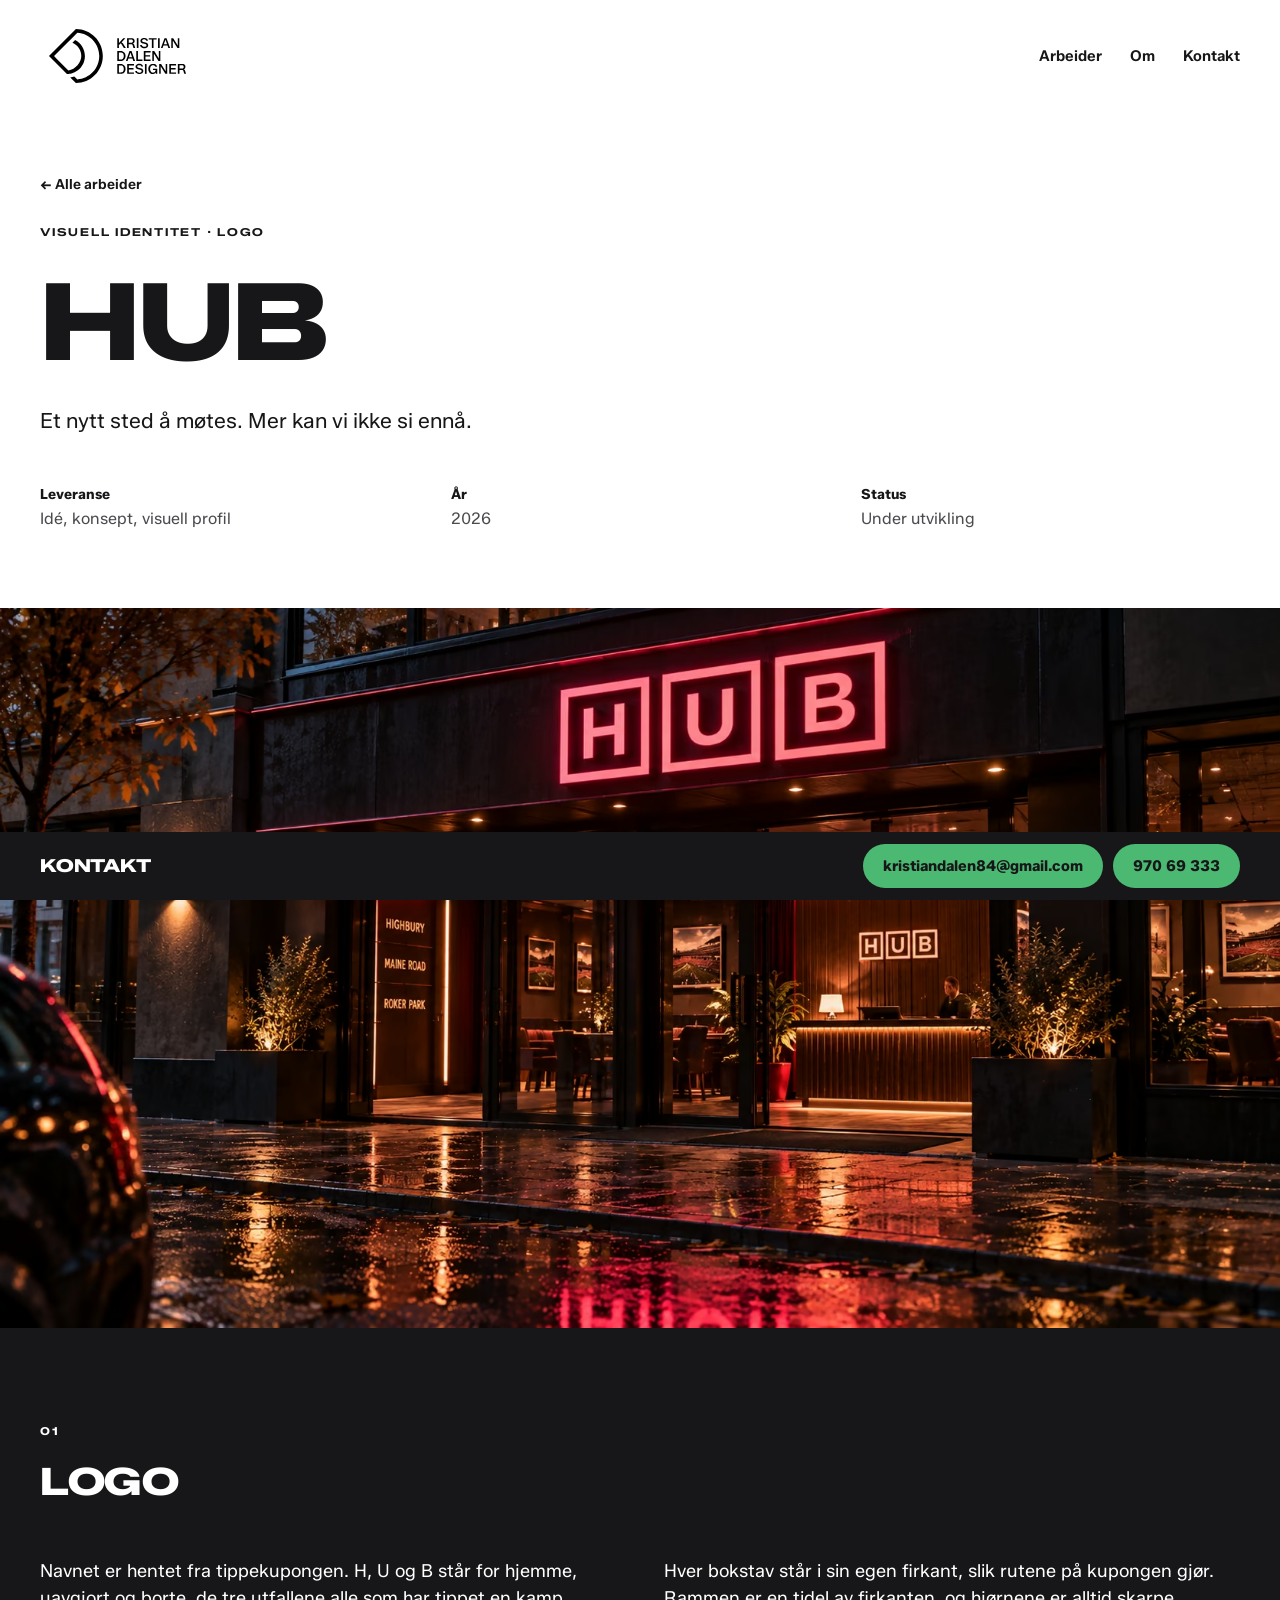
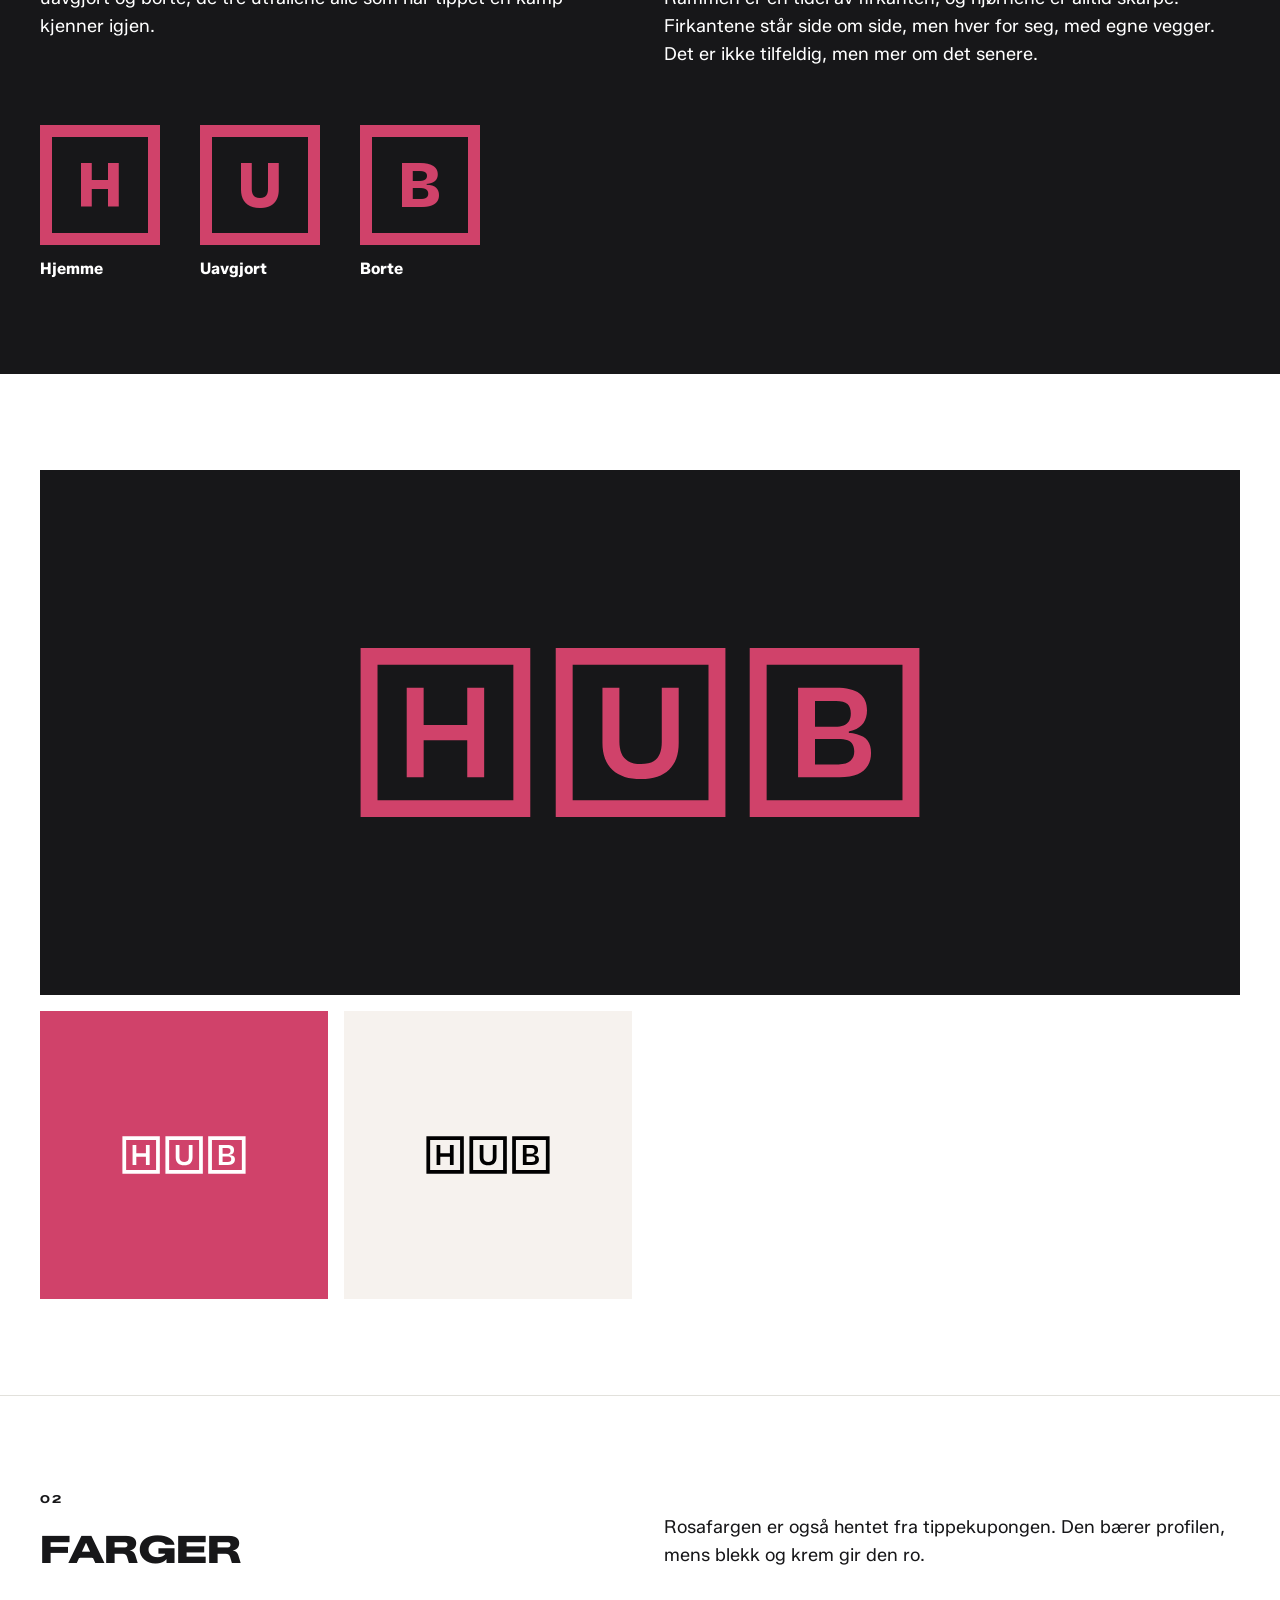
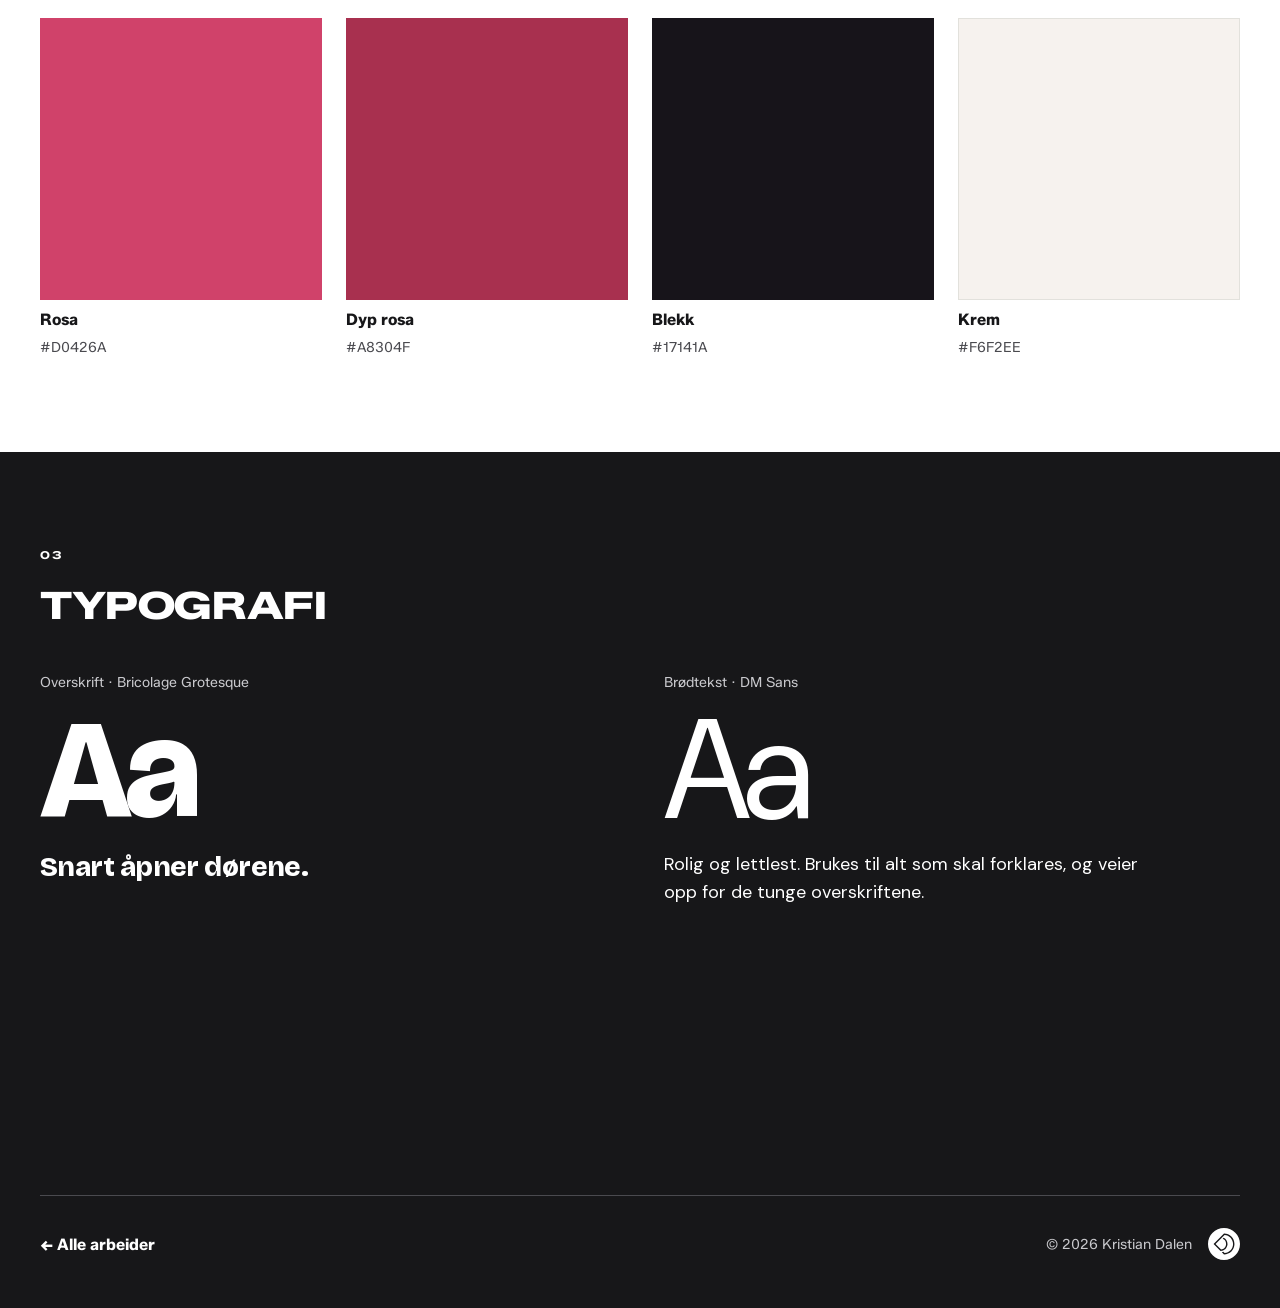
<file: public/hub.html>
<!DOCTYPE html>
<html lang="no">
<head>
<meta charset="utf-8">
<meta name="color-scheme" content="light dark">
<meta name="viewport" content="width=device-width, initial-scale=1">
<title>HUB – Kristian Dalen</title>
<link rel="icon" href="./favicon.svg" type="image/svg+xml">
<link rel="apple-touch-icon" href="./assets/ikon/apple-touch-icon-gronn.png">
<link rel="manifest" href="./manifest.webmanifest">
<meta name="apple-mobile-web-app-title" content="Kristian Dalen">
<meta name="theme-color" content="#FFFFFF" media="(prefers-color-scheme: light)">
<meta name="theme-color" content="#171719" media="(prefers-color-scheme: dark)">
<link rel="stylesheet" href="./css/site.css">
<script src="./js/fit-titles.js" defer></script>
<script src="./js/title-motion.js" defer></script>
<script src="./js/sticky-footer.js" defer></script>
<script src="./js/site.js" defer></script>
</head>
<body>
<div style="font-family:var(--font-sans);color:var(--ink);background:var(--surface)">
<header style="position:sticky;top:0;z-index:10;background:var(--surface)">
<div data-header="" style="max-width:1200px;margin:0 auto;padding:0 32px;height:112px;display:flex;align-items:center;justify-content:space-between;gap:24px">
<a href="./index.html" style="display:flex;align-items:center;text-decoration:none"><img src="./assets/kdd-logo-sort.svg" alt="Kristian Dalen" data-logo="" style="height:72px;width:auto;display:block"></a>
<button type="button" data-menu-toggle="" aria-expanded="false" aria-controls="meny" aria-label="Meny"><span></span><span></span><span></span></button><nav id="meny" data-nav="" style="display:flex;gap:28px;font-size:15px;font-weight:600"><a href="./index.html#arbeider" style="text-decoration:none">Arbeider</a><a href="./index.html#om" style="text-decoration:none">Om</a><a href="./index.html#kontakt" style="text-decoration:none">Kontakt</a></nav>
</div>
</header>
<section style="max-width:1200px;margin:0 auto;padding:64px 32px 64px;display:flex;flex-direction:column;gap:32px">
<a href="./index.html#arbeider" style="font-size:14px;font-weight:600;text-decoration:none">← Alle arbeider</a>
<div style="font-family:var(--font-display);font-size:11px;font-weight:700;letter-spacing:0.16em;text-transform:uppercase">Visuell identitet · Logo</div>
<h1 style="font-family:var(--font-display);margin:0;font-size:clamp(48px,8.4vw,112px);font-weight:900;line-height:0.95;letter-spacing:-0.02em;text-transform:uppercase">HUB</h1>
<p style="margin:0;font-size:21px;line-height:1.55;max-width:680px;text-wrap:pretty">Et nytt sted å møtes. Mer kan vi ikke si ennå.</p>
<div style="display:grid;grid-template-columns:repeat(auto-fit,minmax(min(100%,240px),1fr));gap:0 32px">
<div style="display:flex;flex-direction:column;gap:6px;padding:16px 0"><span style="font-size:14px;font-weight:700">Leveranse</span><span style="font-size:16px;color:var(--ink-muted)">Idé, konsept, visuell profil</span></div>
<div style="display:flex;flex-direction:column;gap:6px;padding:16px 0"><span style="font-size:14px;font-weight:700">År</span><span style="font-size:16px;color:var(--ink-muted)">2026</span></div>
<div style="display:flex;flex-direction:column;gap:6px;padding:16px 0"><span style="font-size:14px;font-weight:700">Status</span><span style="font-size:16px;color:var(--ink-muted)">Under utvikling</span></div>
</div>
</section>
<section style="background:var(--surface-ink)"><img src="./assets/hub/fasade.avif" alt="Fasaden til HUB" style="display:block;width:100%;height:min(80vh,720px);object-fit:cover;object-position:center 40%"></section>
<section style="background:var(--surface-ink);color:var(--ink-inverse)"><div style="max-width:1200px;margin:0 auto;padding:96px 32px;display:flex;flex-direction:column;gap:56px"><div style="display:flex;flex-direction:column;gap:24px"><span style="font-family:var(--font-display);font-size:11px;font-weight:700;letter-spacing:0.16em">01</span><h2 style="font-family:var(--font-display);margin:0;font-size:38px;font-weight:900;line-height:1.05;letter-spacing:-0.01em;text-transform:uppercase">Logo</h2></div><div style="display:grid;grid-template-columns:repeat(auto-fit,minmax(min(100%,320px),1fr));gap:24px 48px"><p style="margin:0;font-size:18px;line-height:1.55;text-wrap:pretty">Navnet er hentet fra tippekupongen. H, U og B står for hjemme, uavgjort og borte, de tre utfallene alle som har tippet en kamp kjenner igjen.</p><p style="margin:0;font-size:18px;line-height:1.55;text-wrap:pretty">Hver bokstav står i sin egen firkant, slik rutene på kupongen gjør. Rammen er en tidel av firkanten, og hjørnene er alltid skarpe. Firkantene står side om side, men hver for seg, med egne vegger. Det er ikke tilfeldig, men mer om det senere.</p></div><div style="display:flex;gap:clamp(16px,4vw,40px);flex-wrap:wrap"><div style="display:flex;flex-direction:column;gap:14px"><div style="width:clamp(80px,12vw,120px);aspect-ratio:1;box-sizing:border-box;border:clamp(8px,1.2vw,12px) solid #D0426A;display:grid;place-items:center;font-family:'Bricolage Grotesque',system-ui,sans-serif;font-weight:800;font-size:clamp(44px,6.5vw,66px);color:#D0426A">H</div><span style="font-size:16px;font-weight:700">Hjemme</span></div><div style="display:flex;flex-direction:column;gap:14px"><div style="width:clamp(80px,12vw,120px);aspect-ratio:1;box-sizing:border-box;border:clamp(8px,1.2vw,12px) solid #D0426A;display:grid;place-items:center;font-family:'Bricolage Grotesque',system-ui,sans-serif;font-weight:800;font-size:clamp(44px,6.5vw,66px);color:#D0426A">U</div><span style="font-size:16px;font-weight:700">Uavgjort</span></div><div style="display:flex;flex-direction:column;gap:14px"><div style="width:clamp(80px,12vw,120px);aspect-ratio:1;box-sizing:border-box;border:clamp(8px,1.2vw,12px) solid #D0426A;display:grid;place-items:center;font-family:'Bricolage Grotesque',system-ui,sans-serif;font-weight:800;font-size:clamp(44px,6.5vw,66px);color:#D0426A">B</div><span style="font-size:16px;font-weight:700">Borte</span></div></div></div></section>
<section><div style="max-width:1200px;margin:0 auto;padding:96px 32px;display:grid;grid-template-columns:repeat(auto-fit,minmax(min(100%,260px),1fr));gap:16px"><div style="grid-column:1/-1;background:var(--surface-ink);aspect-ratio:16/7;display:grid;place-items:center"><img src="./assets/hub/hub-rosa.svg" alt="HUB rosa" style="width:min(52%,560px);height:auto;display:block"></div><div style="background:#D0426A;aspect-ratio:1;display:grid;place-items:center" data-fixed=""><img src="./assets/hub/hub-kvadrat-hvit.svg" alt="HUB hvit, kvadrat" style="width:70%;height:auto;display:block"></div><div style="background:#F6F2EE;aspect-ratio:1;display:grid;place-items:center" data-fixed=""><img src="./assets/hub/hub-kvadrat-sort.svg" alt="HUB sort, kvadrat" style="width:70%;height:auto;display:block"></div></div></section>
<section style="border-top:1px solid var(--line)"><div style="max-width:1200px;margin:0 auto;padding:96px 32px;display:flex;flex-direction:column;gap:48px"><div style="display:flex;flex-wrap:wrap;gap:24px 48px;align-items:end"><div style="flex:1 1 320px;min-width:0"><div style="display:flex;flex-direction:column;gap:24px"><span style="font-family:var(--font-display);font-size:11px;font-weight:700;letter-spacing:0.16em">02</span><h2 style="font-family:var(--font-display);margin:0;font-size:38px;font-weight:900;line-height:1.05;letter-spacing:-0.01em;text-transform:uppercase">Farger</h2></div></div><div style="flex:1 1 320px;min-width:0"><p style="margin:0;font-size:18px;line-height:1.55;text-wrap:pretty">Rosafargen er også hentet fra tippekupongen. Den bærer profilen, mens blekk og krem gir den ro.</p></div></div><div style="display:grid;grid-template-columns:repeat(auto-fit,minmax(min(100%,180px),1fr));gap:24px"><div style="display:flex;flex-direction:column;gap:10px"><div style="background:#D0426A;aspect-ratio:1;" data-fixed=""></div><span style="font-size:16px;font-weight:700">Rosa</span><span style="font-size:14px;color:var(--ink-muted)">#D0426A</span></div><div style="display:flex;flex-direction:column;gap:10px"><div style="background:#A8304F;aspect-ratio:1;" data-fixed=""></div><span style="font-size:16px;font-weight:700">Dyp rosa</span><span style="font-size:14px;color:var(--ink-muted)">#A8304F</span></div><div style="display:flex;flex-direction:column;gap:10px"><div style="background:#17141A;aspect-ratio:1;" data-fixed=""></div><span style="font-size:16px;font-weight:700">Blekk</span><span style="font-size:14px;color:var(--ink-muted)">#17141A</span></div><div style="display:flex;flex-direction:column;gap:10px"><div style="background:#F6F2EE;aspect-ratio:1;box-sizing:border-box;border:1px solid var(--line)" data-fixed=""></div><span style="font-size:16px;font-weight:700">Krem</span><span style="font-size:14px;color:var(--ink-muted)">#F6F2EE</span></div></div></div></section>
<section style="background:var(--surface-ink);color:var(--ink-inverse)"><div style="max-width:1200px;margin:0 auto;padding:96px 32px;display:flex;flex-direction:column;gap:48px"><div style="display:flex;flex-direction:column;gap:24px"><span style="font-family:var(--font-display);font-size:11px;font-weight:700;letter-spacing:0.16em">03</span><h2 style="font-family:var(--font-display);margin:0;font-size:38px;font-weight:900;line-height:1.05;letter-spacing:-0.01em;text-transform:uppercase">Typografi</h2></div><div style="display:grid;grid-template-columns:repeat(auto-fit,minmax(min(100%,320px),1fr));gap:48px"><div style="display:flex;flex-direction:column;gap:16px"><span style="font-size:14px;color:var(--ink-inverse-muted)">Overskrift · Bricolage Grotesque</span><span style="font-family:'Bricolage Grotesque',system-ui,sans-serif;font-weight:800;font-size:clamp(72px,11vw,148px);line-height:.9;letter-spacing:-0.04em">Aa</span><span style="font-family:'Bricolage Grotesque',system-ui,sans-serif;font-weight:800;font-size:28px;letter-spacing:-0.02em">Snart åpner dørene.</span></div><div style="display:flex;flex-direction:column;gap:16px"><span style="font-size:14px;color:var(--ink-inverse-muted)">Brødtekst · DM Sans</span><span style="font-family:'DM Sans',system-ui,sans-serif;font-weight:400;font-size:clamp(72px,11vw,148px);line-height:.9;letter-spacing:-0.03em">Aa</span><span style="font-family:'DM Sans',system-ui,sans-serif;font-size:18px;line-height:1.6;max-width:40ch">Rolig og lettlest. Brukes til alt som skal forklares, og veier opp for de tunge overskriftene.</span></div></div></div></section>
<div data-sticky-bar="" aria-hidden="false" style="position:fixed;left:0;right:0;bottom:0;z-index:20;background:var(--surface-ink);color:var(--ink-inverse);transition:transform .6s cubic-bezier(.4,0,0,1),opacity .6s cubic-bezier(.4,0,0,1)"><div style="max-width:1200px;margin:0 auto;padding:12px 32px;display:flex;flex-wrap:wrap;align-items:center;justify-content:space-between;gap:12px 24px"><span style="font-family:var(--font-display);font-size:18px;font-weight:900;line-height:1;letter-spacing:-0.01em;text-transform:uppercase">Kontakt</span><div style="display:flex;flex-wrap:wrap;align-items:center;gap:10px"><a href="mailto:kristiandalen84@gmail.com?subject=Vi%20elsker%20stilen%20din.%20Kan%20vi%20ta%20en%20kaffe%3F" style="display:inline-flex;align-items:center;justify-content:center;min-height:44px;padding:0 20px;border-radius:999px;background:var(--accent);color:var(--on-accent);font-size:15px;font-weight:700;text-decoration:none;max-width:100%;overflow-wrap:anywhere" data-hover="hv2">kristiandalen84@gmail.com</a><a href="tel:+4797069333" style="display:inline-flex;align-items:center;justify-content:center;min-height:44px;padding:0 20px;border-radius:999px;background:var(--accent);color:var(--on-accent);font-size:15px;font-weight:700;text-decoration:none;max-width:100%;overflow-wrap:anywhere" data-hover="hv2">970 69 333</a></div></div></div>
<section data-sticky-footer="" style="background:var(--surface-ink);color:var(--ink-inverse)">
<div style="max-width:1200px;margin:0 auto;padding:96px 32px 48px;display:flex;flex-direction:column;gap:40px">
<div data-sticky-row="" style="display:grid;grid-template-columns:repeat(auto-fit,minmax(min(100%,320px),1fr));gap:24px 48px;align-items:center;transition:transform .9s cubic-bezier(.4,0,0,1),opacity .9s cubic-bezier(.4,0,0,1)">
<h2 style="margin:0;font-family:var(--font-display);font-size:38px;font-weight:900;line-height:1;letter-spacing:-0.01em;text-transform:uppercase">Kontakt</h2>
<div style="display:flex;flex-wrap:wrap;gap:16px;align-items:center;align-content:center"><a href="mailto:kristiandalen84@gmail.com?subject=Vi%20elsker%20stilen%20din.%20Kan%20vi%20ta%20en%20kaffe%3F" style="display:inline-flex;align-items:center;justify-content:center;min-height:56px;padding:0 28px;border-radius:999px;background:var(--accent);color:var(--on-accent);font-size:17px;font-weight:700;text-decoration:none;max-width:100%;overflow-wrap:anywhere" data-hover="hv2">kristiandalen84@gmail.com</a><a href="tel:+4797069333" style="display:inline-flex;align-items:center;justify-content:center;min-height:56px;padding:0 28px;border-radius:999px;background:var(--accent);color:var(--on-accent);font-size:17px;font-weight:700;text-decoration:none;max-width:100%;overflow-wrap:anywhere" data-hover="hv2">970 69 333</a></div>
</div>
<div style="display:flex;justify-content:space-between;align-items:center;gap:16px 24px;flex-wrap:wrap;padding-top:32px;border-top:1px solid var(--ink-muted);font-size:14px"><a href="./index.html#arbeider" style="color:var(--ink-inverse);font-size:16px;font-weight:700;text-decoration:none">← Alle arbeider</a><div style="display:flex;align-items:center;gap:16px"><span style="color:var(--ink-inverse-muted)">© 2026 Kristian Dalen</span><div role="img" aria-label="KDD" style="width:32px;height:32px;background:var(--surface);-webkit-mask:url(./assets/kdd-ikon-hvit.svg) center/contain no-repeat;mask:url(./assets/kdd-ikon-hvit.svg) center/contain no-repeat"></div></div></div>
</div>
</section>
</div>
</body>
</html>
</file>
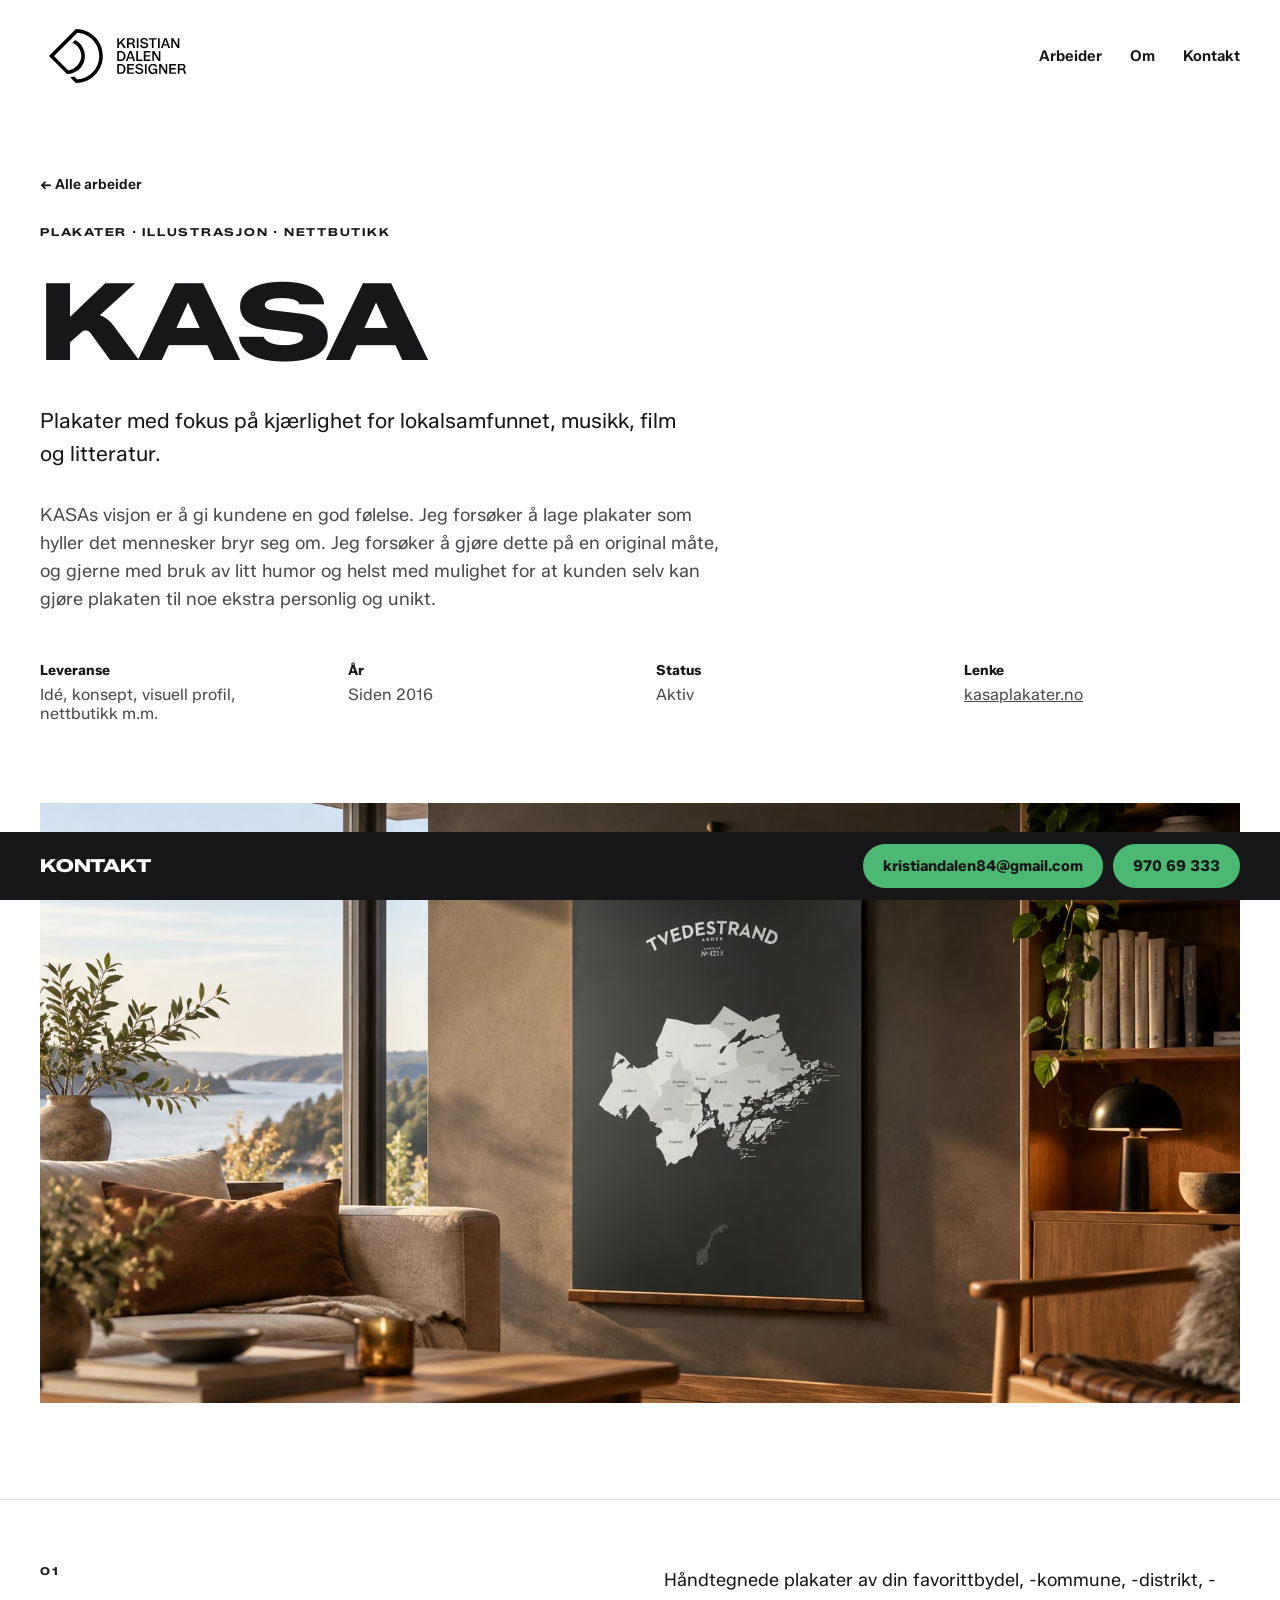
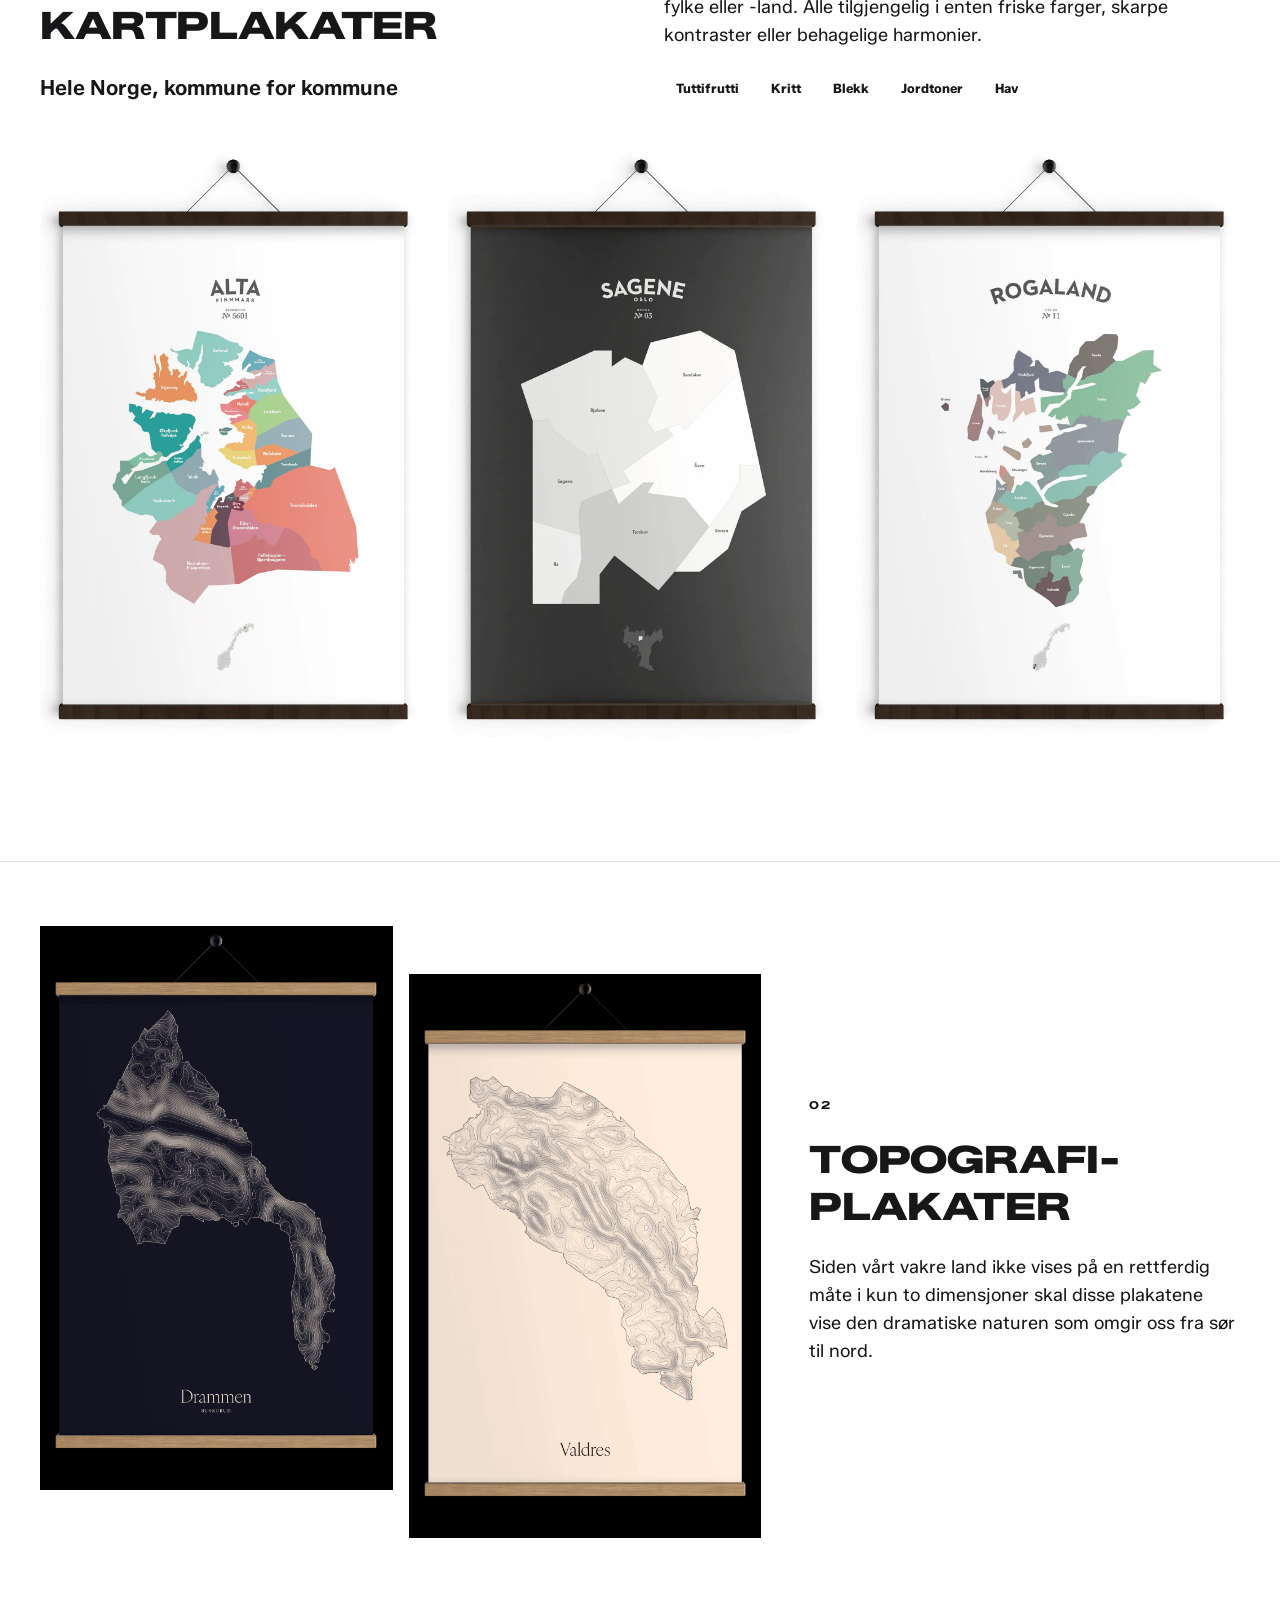
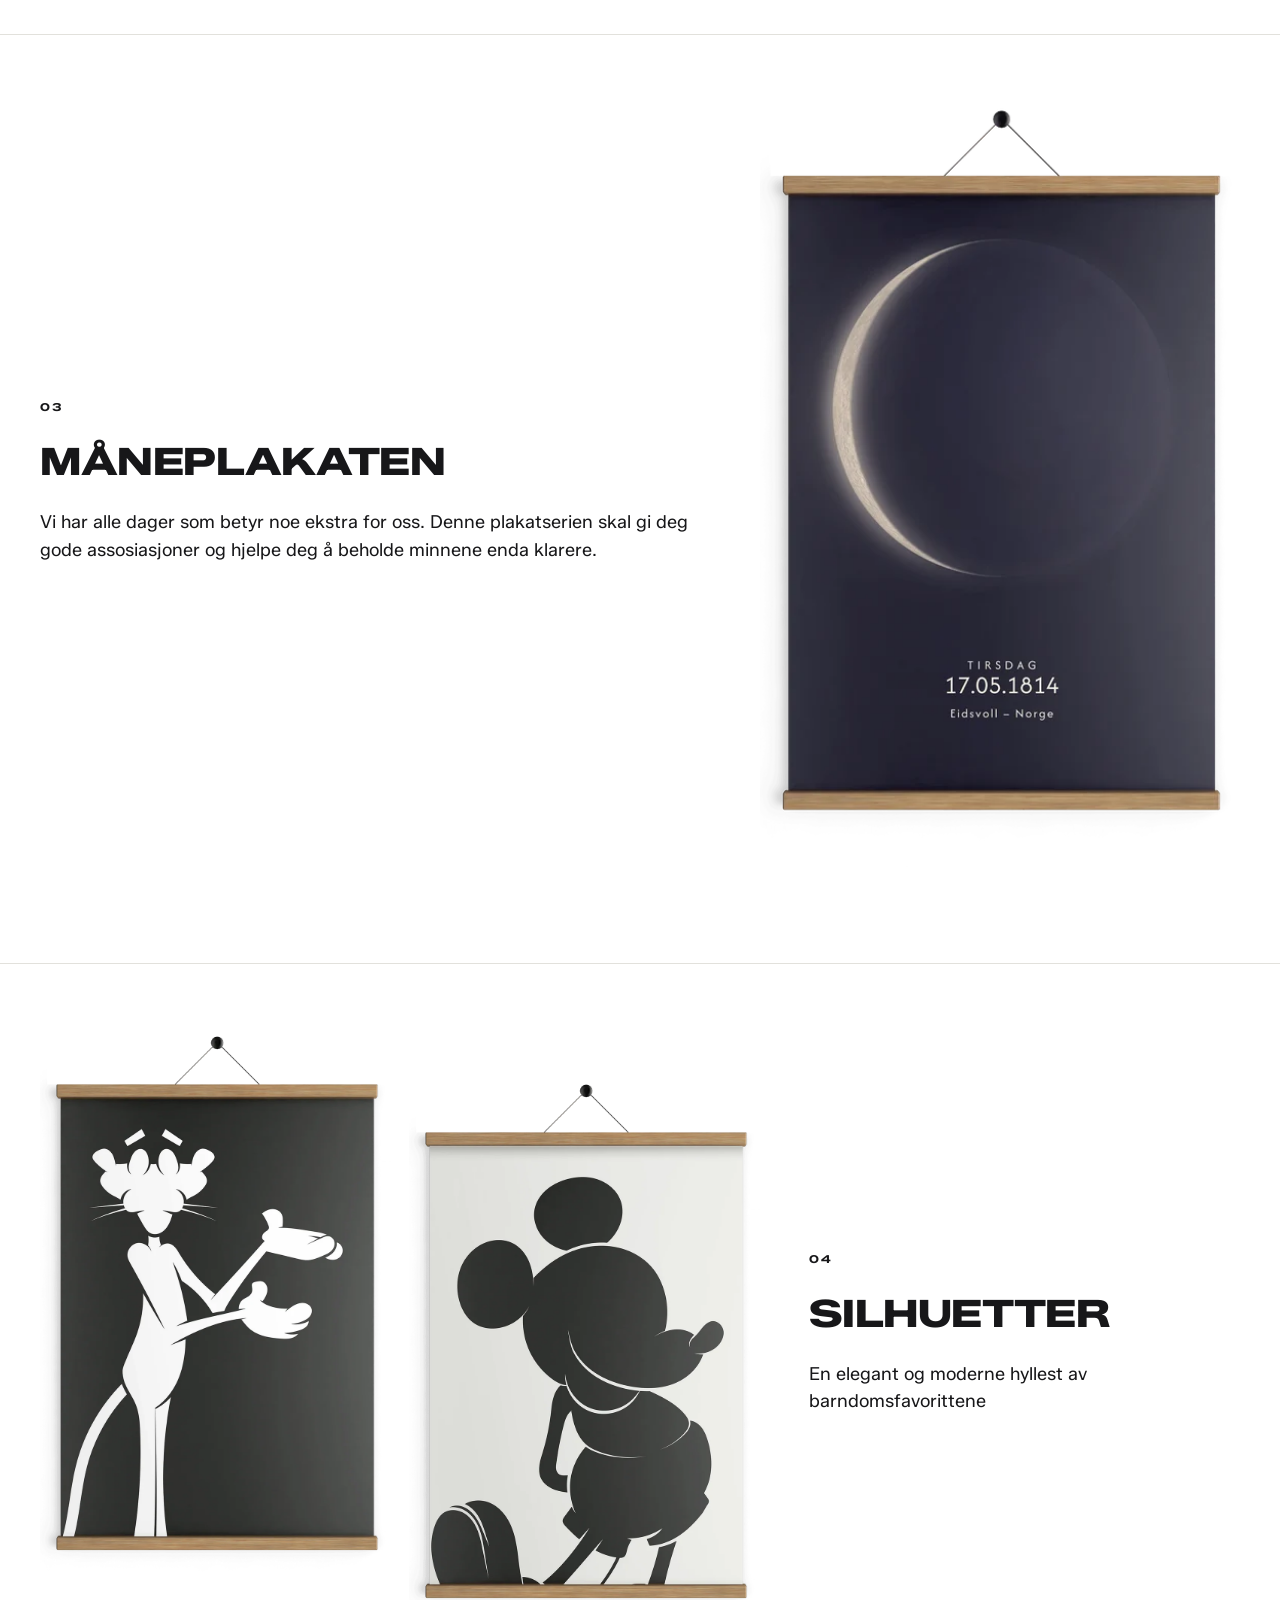
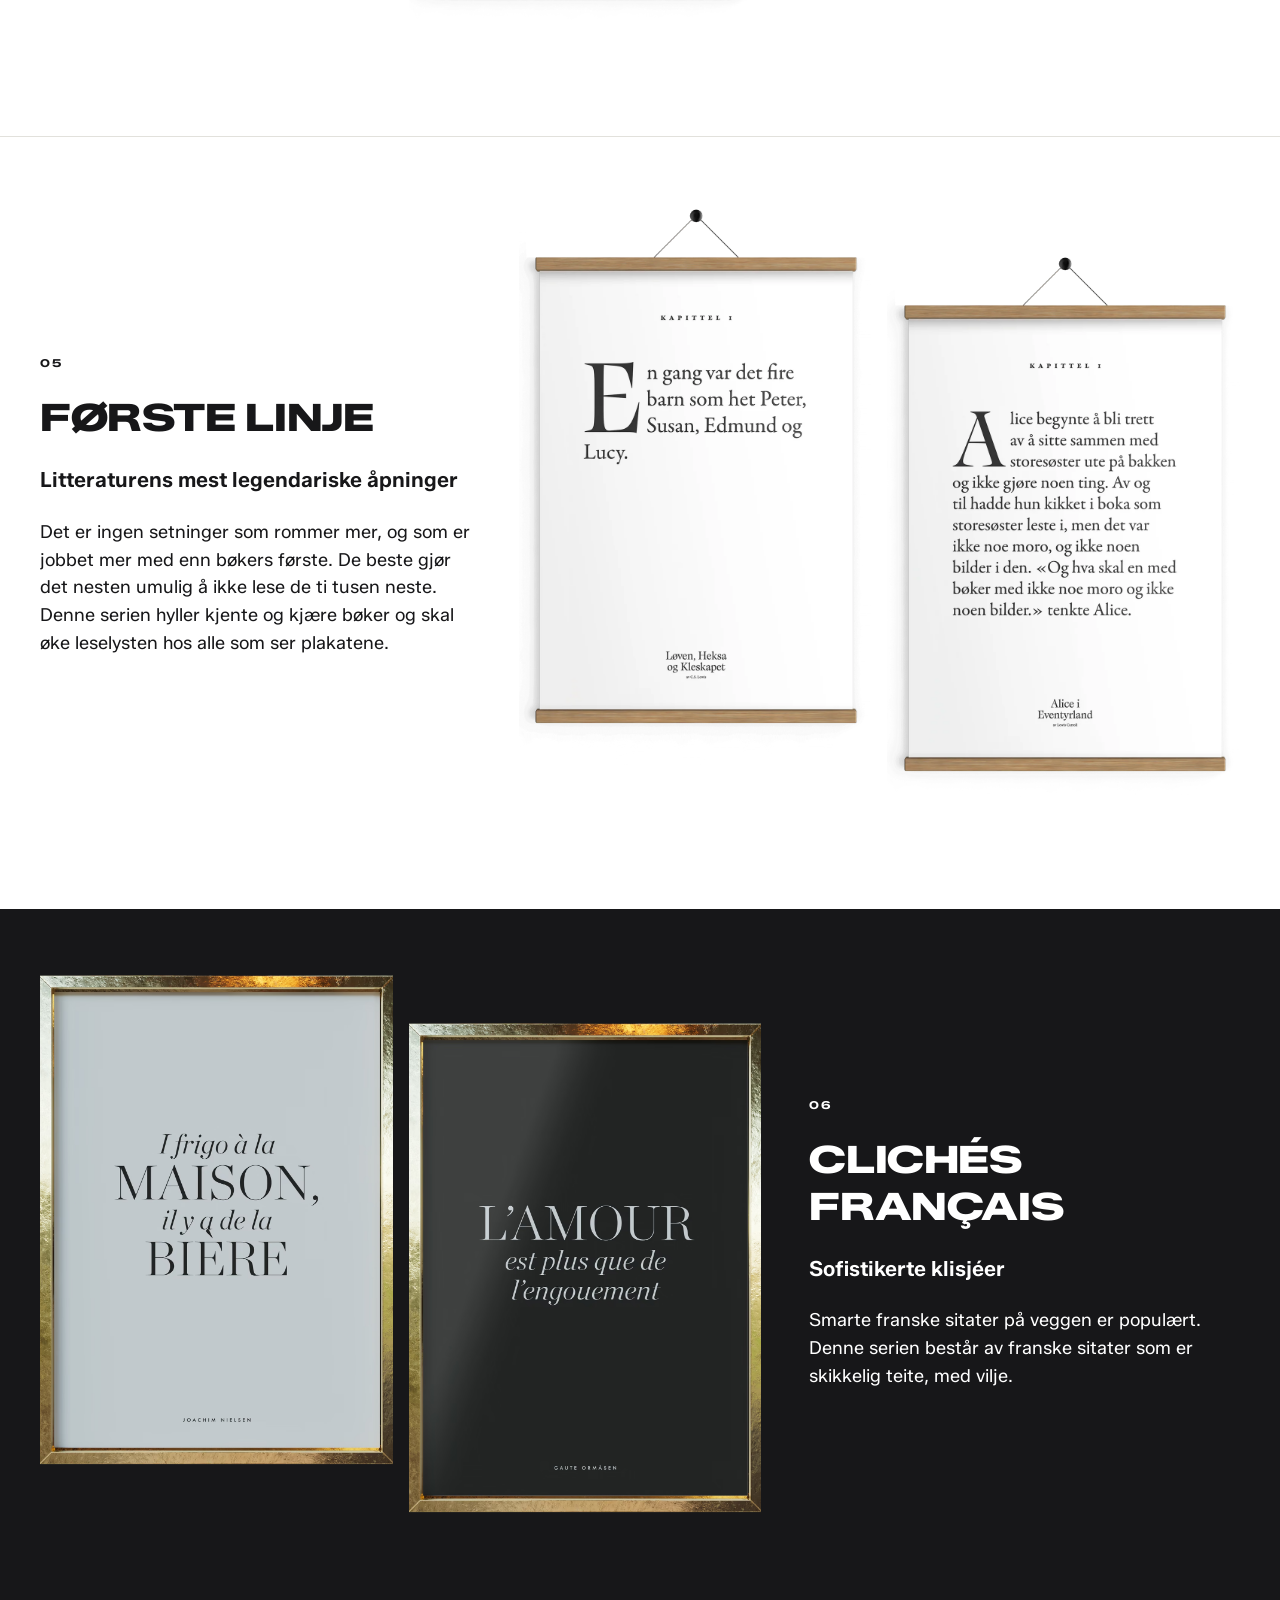
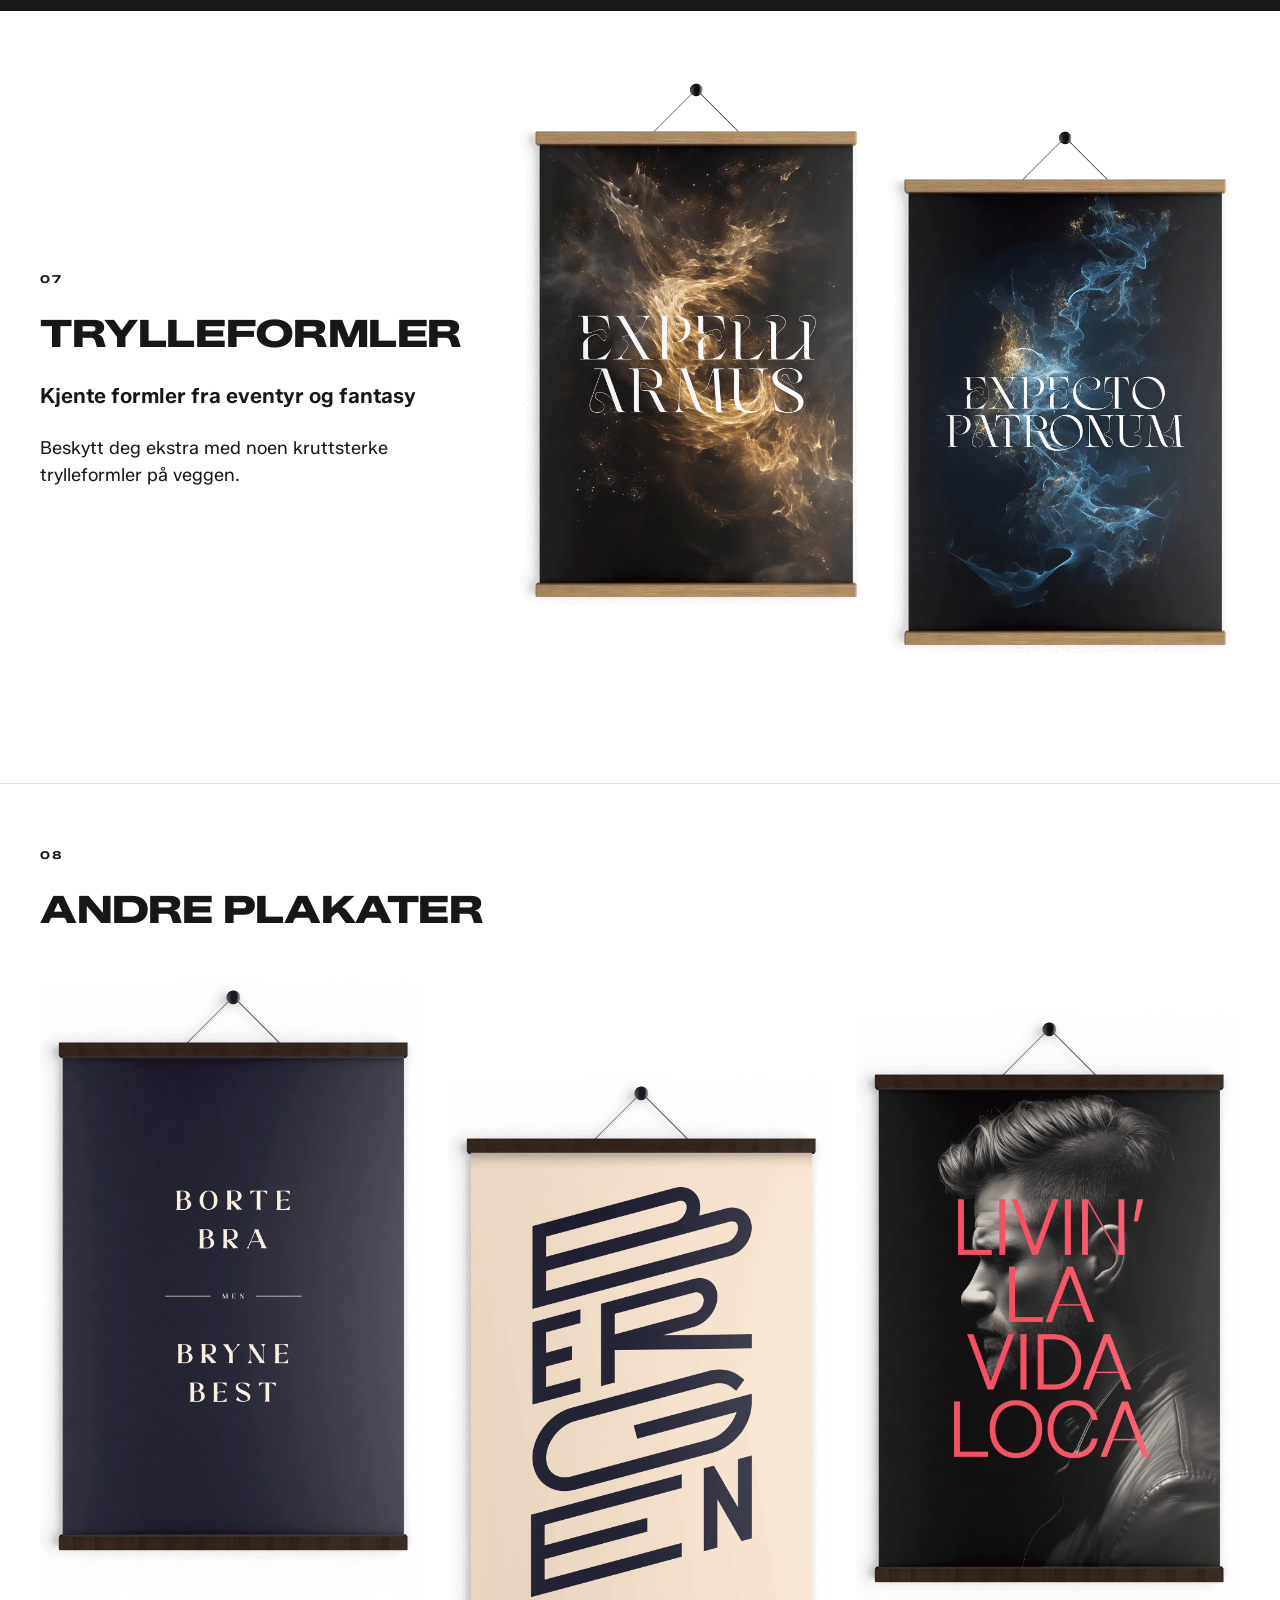
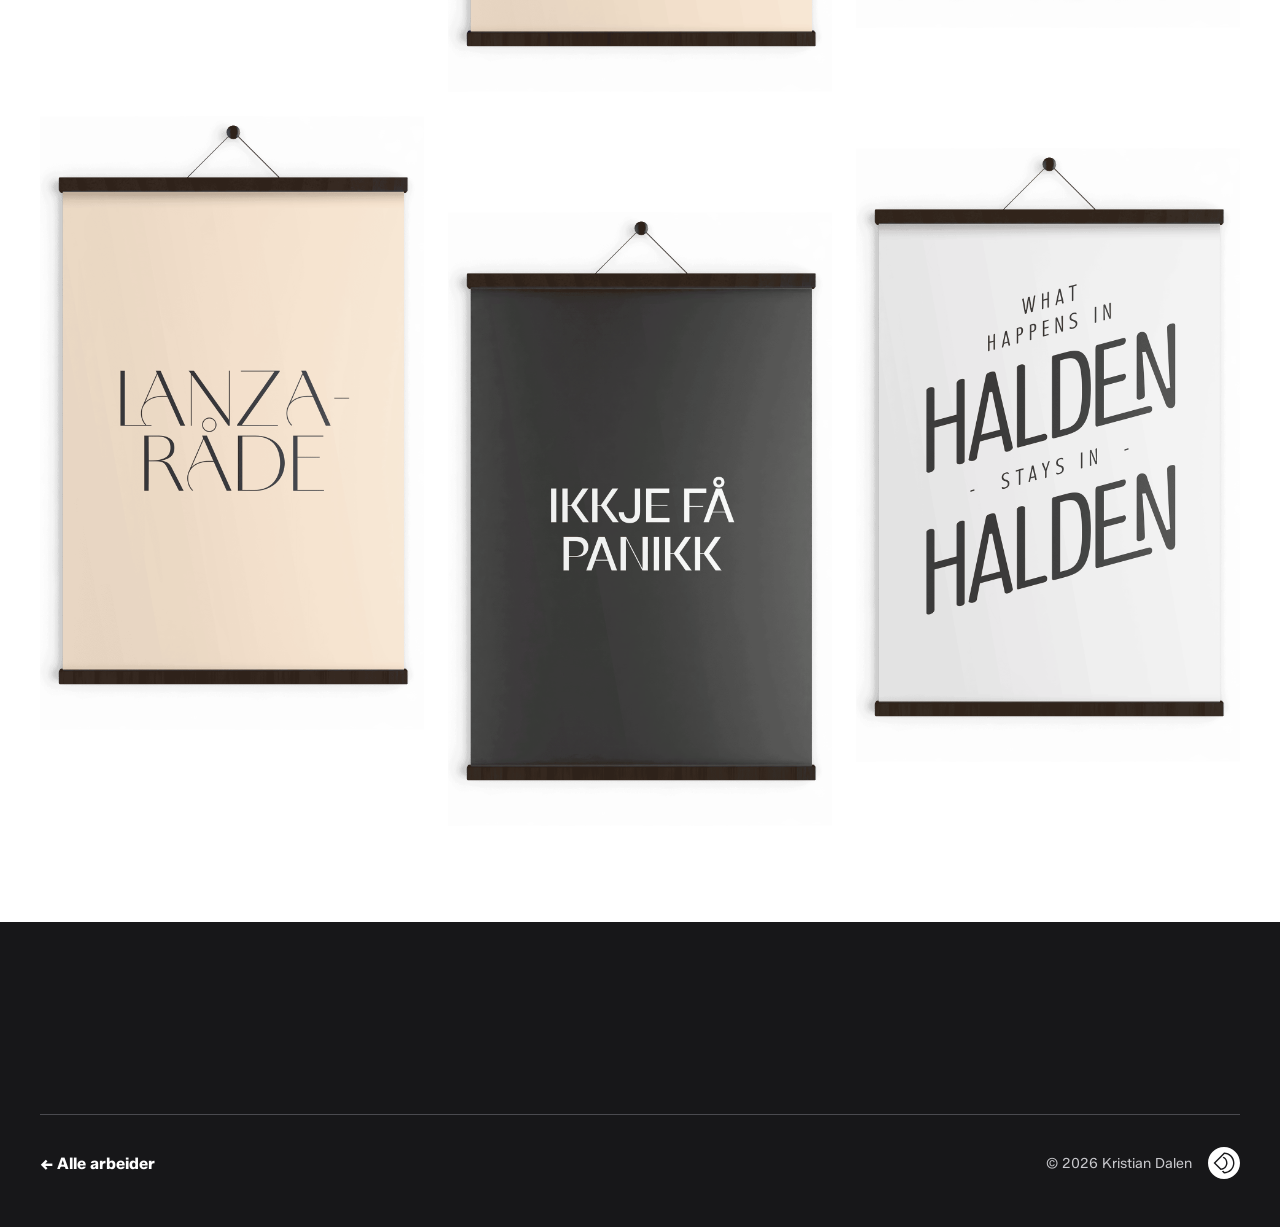
<file: public/kasa.html>
<!DOCTYPE html>
<html lang="no">
<head>
<meta charset="utf-8">
<meta name="color-scheme" content="light dark">
<meta name="viewport" content="width=device-width, initial-scale=1">
<title>KASA – Kristian Dalen</title>
<link rel="icon" href="./favicon.svg" type="image/svg+xml">
<link rel="apple-touch-icon" href="./assets/ikon/apple-touch-icon-gronn.png">
<link rel="manifest" href="./manifest.webmanifest">
<meta name="apple-mobile-web-app-title" content="Kristian Dalen">
<meta name="theme-color" content="#FFFFFF" media="(prefers-color-scheme: light)">
<meta name="theme-color" content="#171719" media="(prefers-color-scheme: dark)">
<link rel="stylesheet" href="./css/site.css">
<script src="./js/fit-titles.js" defer></script>
<script src="./js/title-motion.js" defer></script>
<script src="./js/sticky-footer.js" defer></script>
<script src="./js/site.js" defer></script>
</head>
<body>
<div style="font-family:var(--font-sans);color:var(--ink);background:var(--surface)">
<header style="position:sticky;top:0;z-index:10;background:var(--surface)">
<div data-header="" style="max-width:1200px;margin:0 auto;padding:0 32px;height:112px;display:flex;align-items:center;justify-content:space-between;gap:24px">
<a href="./index.html" style="display:flex;align-items:center;text-decoration:none"><img src="./assets/kdd-logo-sort.svg" alt="Kristian Dalen" data-logo="" style="height:72px;width:auto;display:block"></a>
<button type="button" data-menu-toggle="" aria-expanded="false" aria-controls="meny" aria-label="Meny"><span></span><span></span><span></span></button><nav id="meny" data-nav="" style="display:flex;gap:28px;font-size:15px;font-weight:600"><a href="./index.html#arbeider" style="text-decoration:none">Arbeider</a><a href="./index.html#om" style="text-decoration:none">Om</a><a href="./index.html#kontakt" style="text-decoration:none">Kontakt</a></nav>
</div>
</header>
<section style="max-width:1200px;margin:0 auto;padding:64px 32px 64px;display:flex;flex-direction:column;gap:32px">
<a href="./index.html#arbeider" style="font-size:14px;font-weight:600;text-decoration:none">← Alle arbeider</a>
<div style="font-family:var(--font-display);font-size:11px;font-weight:700;letter-spacing:0.16em;text-transform:uppercase">Plakater · Illustrasjon · Nettbutikk</div>
<h1 style="font-family:var(--font-display);margin:0;font-size:clamp(48px,8.4vw,112px);font-weight:900;line-height:0.95;letter-spacing:-0.02em;text-transform:uppercase">KASA</h1>
<p style="margin:0;font-size:21px;line-height:1.55;max-width:680px;text-wrap:pretty">Plakater med fokus på kjærlighet for lokalsamfunnet, musikk, film og litteratur.</p>
<p style="margin:0;font-size:18px;line-height:1.55;max-width:680px;color:var(--ink-muted);text-wrap:pretty">KASAs visjon er å gi kundene en god følelse. Jeg forsøker å lage plakater som hyller det mennesker bryr seg om. Jeg forsøker å gjøre dette på en original måte, og gjerne med bruk av litt humor og helst med mulighet for at kunden selv kan gjøre plakaten til noe ekstra personlig og unikt.</p>
<div style="display:grid;grid-template-columns:repeat(auto-fit,minmax(min(100%,240px),1fr));gap:0 32px">
<div style="display:flex;flex-direction:column;gap:6px;padding:16px 0"><span style="font-size:14px;font-weight:700">Leveranse</span><span style="font-size:16px;color:var(--ink-muted)">Idé, konsept, visuell profil, nettbutikk m.m.</span></div>
<div style="display:flex;flex-direction:column;gap:6px;padding:16px 0"><span style="font-size:14px;font-weight:700">År</span><span style="font-size:16px;color:var(--ink-muted)">Siden 2016</span></div>
<div style="display:flex;flex-direction:column;gap:6px;padding:16px 0"><span style="font-size:14px;font-weight:700">Status</span><span style="font-size:16px;color:var(--ink-muted)">Aktiv</span></div>
<div style="display:flex;flex-direction:column;gap:6px;padding:16px 0"><span style="font-size:14px;font-weight:700">Lenke</span><span style="font-size:16px;color:var(--ink-muted)"><a href="https://kasaplakater.no/" target="_blank" rel="noopener" style="color:var(--ink-muted)">kasaplakater.no</a></span></div>
</div>
</section>
<section style="max-width:1200px;margin:0 auto;padding:0 32px 96px">
<img src="./assets/kasa/kasa-hero.avif" alt="Kartplakat av Tvedestrand på veggen i en skandinavisk stue" style="display:block;width:100%;aspect-ratio:2/1;object-fit:cover">
</section>
<section style="border-top:1px solid var(--line)"><div style="max-width:1200px;margin:0 auto;padding:64px 32px 96px;display:flex;flex-direction:column;gap:48px"><div style="display:flex;flex-wrap:wrap;gap:24px 48px;align-items:end"><div style="display:flex;flex-direction:column;gap:24px;flex:1 1 320px;min-width:0"><span style="font-family:var(--font-display);font-size:11px;font-weight:700;letter-spacing:0.16em">01</span><h2 style="font-family:var(--font-display);margin:0;font-size:38px;font-weight:900;letter-spacing:-0.01em;text-transform:uppercase">Kart&shy;plakater</h2><p style="margin:0;font-size:21px;font-weight:600;line-height:1.4">Hele Norge, kommune for kommune</p></div><div style="display:flex;flex-direction:column;gap:24px;flex:1 1 320px;min-width:0"><p style="margin:0;font-size:18px;line-height:1.55;text-wrap:pretty">Håndtegnede plakater av din favorittbydel, -kommune, -distrikt, -fylke eller -land. Alle tilgjengelig i enten friske farger, skarpe kontraster eller behagelige harmonier.</p><div style="display:flex;flex-wrap:wrap;gap:8px"><span style="font-size:13px;font-weight:700;padding:6px 12px">Tuttifrutti</span><span style="font-size:13px;font-weight:700;padding:6px 12px">Kritt</span><span style="font-size:13px;font-weight:700;padding:6px 12px">Blekk</span><span style="font-size:13px;font-weight:700;padding:6px 12px">Jordtoner</span><span style="font-size:13px;font-weight:700;padding:6px 12px">Hav</span></div></div></div><div style="display:grid;grid-template-columns:repeat(auto-fit,minmax(min(100%,260px),1fr));gap:24px"><img src="./assets/kasa/alta.webp" alt="Kartplakat av Alta kommune" style="display:block;width:100%;aspect-ratio:5/8;object-fit:cover"><img src="./assets/kasa/sagene.webp" alt="Kartplakat av bydelen Sagene" style="display:block;width:100%;aspect-ratio:5/8;object-fit:cover"><img src="./assets/kasa/rogaland.webp" alt="Kartplakat av Rogaland fylke" style="display:block;width:100%;aspect-ratio:5/8;object-fit:cover"></div></div></section>
<section style="border-top:1px solid var(--line)"><div style="max-width: 1200px; margin: 0px auto; padding: 64px 32px 96px; display: flex; gap: 48px; align-items: center; flex-wrap: wrap"><div style="display: grid; grid-template-columns: repeat(2, minmax(0px, 1fr)); gap: 16px; flex: 2 1 420px; min-width: 0px"><img src="./assets/kasa/drammen-topo.png" alt="Topografiplakat av Drammen" style="display:block;width:100%;aspect-ratio:5/8;object-fit:cover"><img src="./assets/kasa/valdres-topo.png" alt="Topografiplakat av Valdres" style="display:block;width:100%;aspect-ratio:5/8;object-fit:cover;margin-top:48px"></div><div style="display: flex; flex-direction: column; gap: 24px; flex: 1 1 280px; min-width: 0px"><span style="font-family:var(--font-display);font-size:11px;font-weight:700;letter-spacing:0.16em">02</span><h2 style="font-family:var(--font-display);margin:0;font-size:38px;font-weight:900;letter-spacing:-0.01em;text-transform:uppercase">Topografi&shy;plakater</h2><p style="margin:0;font-size:18px;line-height:1.55;text-wrap:pretty">Siden vårt vakre land ikke vises på en rettferdig måte i kun to dimensjoner skal disse plakatene vise den dramatiske naturen som omgir oss fra sør til nord.</p></div></div></section>
<section style="border-top:1px solid var(--line)"><div style="max-width: 1200px; margin: 0px auto; padding: 64px 32px 96px; display: flex; gap: 48px; align-items: center; flex-wrap: wrap"><div style="display: flex; flex-direction: column; gap: 24px; flex: 1 1 280px; min-width: 0px"><span style="font-family:var(--font-display);font-size:11px;font-weight:700;letter-spacing:0.16em">03</span><h2 style="font-family:var(--font-display);margin:0;font-size:38px;font-weight:900;letter-spacing:-0.01em;text-transform:uppercase">Måne&shy;plakaten</h2><p style="margin:0;font-size:18px;line-height:1.55;text-wrap:pretty">Vi har alle dager som betyr noe ekstra for oss. Denne plakatserien skal gi deg gode assosiasjoner og hjelpe deg å beholde minnene enda klarere.</p></div><img src="./assets/kasa/mane.webp" alt="Måneplakat for 17.05.1814, Eidsvoll" style="display: block; width: 100%; aspect-ratio: 5 / 8; object-fit: cover; flex: 1 1 320px; max-width: 480px; min-width: 0px"></div></section>
<section style="border-top:1px solid var(--line)"><div style="max-width: 1200px; margin: 0px auto; padding: 64px 32px 96px; display: flex; gap: 48px; align-items: center; flex-wrap: wrap"><div style="display: grid; grid-template-columns: repeat(2, minmax(0px, 1fr)); gap: 16px; flex: 2 1 420px; min-width: 0px"><img src="./assets/kasa/panteren.webp" alt="Silhuettplakat: Den rosa panteren" style="display:block;width:100%;aspect-ratio:5/8;object-fit:cover"><img src="./assets/kasa/mikke.webp" alt="Silhuettplakat: Mikke Mus" style="display:block;width:100%;aspect-ratio:5/8;object-fit:cover;margin-top:48px"></div><div style="display: flex; flex-direction: column; gap: 24px; flex: 1 1 280px; min-width: 0px"><span style="font-family:var(--font-display);font-size:11px;font-weight:700;letter-spacing:0.16em">04</span><h2 style="font-family:var(--font-display);margin:0;font-size:38px;font-weight:900;letter-spacing:-0.01em;text-transform:uppercase">Silhuetter</h2><p style="margin:0;font-size:18px;line-height:1.55;text-wrap:pretty">En elegant og moderne hyllest av barndomsfavorittene</p></div></div></section>
<section style="border-top:1px solid var(--line)"><div style="max-width: 1200px; margin: 0px auto; padding: 64px 32px 96px; display: flex; gap: 48px; align-items: center; flex-wrap: wrap"><div style="display: flex; flex-direction: column; gap: 24px; flex: 1 1 280px; min-width: 0px"><span style="font-family:var(--font-display);font-size:11px;font-weight:700;letter-spacing:0.16em">05</span><h2 style="font-family:var(--font-display);margin:0;font-size:38px;font-weight:900;letter-spacing:-0.01em;text-transform:uppercase">Første linje</h2><p style="margin:0;font-size:21px;font-weight:600;line-height:1.4">Litteraturens mest legendariske åpninger</p><p style="margin:0;font-size:18px;line-height:1.55;text-wrap:pretty">Det er ingen setninger som rommer mer, og som er jobbet mer med enn bøkers første. De beste gjør det nesten umulig å ikke lese de ti tusen neste. Denne serien hyller kjente og kjære bøker og skal øke leselysten hos alle som ser plakatene.</p></div><div style="display: grid; grid-template-columns: repeat(2, minmax(0px, 1fr)); gap: 16px; flex: 2 1 420px; min-width: 0px"><img src="./assets/kasa/loven-heksa.webp" alt="Første linje-plakat: Løven, Heksa og Kleskapet" style="display:block;width:100%;aspect-ratio:5/8;object-fit:cover"><img src="./assets/kasa/alice.webp" alt="Første linje-plakat: Alice i Eventyrland" style="display:block;width:100%;aspect-ratio:5/8;object-fit:cover;margin-top:48px"></div></div></section>
<section style="background:var(--surface-ink);color:var(--ink-inverse)"><div style="max-width: 1200px; margin: 0px auto; padding: 64px 32px 96px; display: flex; gap: 48px; align-items: center; flex-wrap: wrap"><div style="display: grid; grid-template-columns: repeat(2, minmax(0px, 1fr)); gap: 16px; flex: 2 1 420px; min-width: 0px"><img src="./assets/kasa/kjoleskapet.avif" alt="Clichés Français-plakat: I frigo à la maison, il y a de la bière" style="display:block;width:100%;aspect-ratio:5/7;object-fit:cover"><img src="./assets/kasa/kjaerlighet.avif" alt="Clichés Français-plakat: L'amour est plus que de l'engouement" style="display:block;width:100%;aspect-ratio:5/7;object-fit:cover;margin-top:48px"></div><div style="display: flex; flex-direction: column; gap: 24px; flex: 1 1 280px; min-width: 0px"><span style="font-family:var(--font-display);font-size:11px;font-weight:700;letter-spacing:0.16em">06</span><h2 style="font-family:var(--font-display);margin:0;font-size:38px;font-weight:900;letter-spacing:-0.01em;text-transform:uppercase">Clichés Français</h2><p style="margin:0;font-size:21px;font-weight:600;line-height:1.4">Sofistikerte klisjéer</p><p style="margin:0;font-size:18px;line-height:1.55;text-wrap:pretty">Smarte franske sitater på veggen er populært. Denne serien består av franske sitater som er skikkelig teite, med vilje.</p></div></div></section>
<section><div style="max-width: 1200px; margin: 0px auto; padding: 64px 32px 96px; display: flex; gap: 48px; align-items: center; flex-wrap: wrap"><div style="display: flex; flex-direction: column; gap: 24px; flex: 1 1 280px; min-width: 0px"><span style="font-family:var(--font-display);font-size:11px;font-weight:700;letter-spacing:0.16em">07</span><h2 style="font-family:var(--font-display);margin:0;font-size:38px;font-weight:900;letter-spacing:-0.01em;text-transform:uppercase">Trylle&shy;formler</h2><p style="margin:0;font-size:21px;font-weight:600;line-height:1.4">Kjente formler fra eventyr og fantasy</p><p style="margin:0;font-size:18px;line-height:1.55;text-wrap:pretty">Beskytt deg ekstra med noen kruttsterke trylleformler på veggen.</p></div><div style="display: grid; grid-template-columns: repeat(2, minmax(0px, 1fr)); gap: 16px; flex: 2 1 420px; min-width: 0px"><img src="./assets/kasa/expelliarmus.webp" alt="Trylleformelplakat: Expelliarmus" style="display:block;width:100%;aspect-ratio:5/8;object-fit:cover"><img src="./assets/kasa/expecto-patronum.webp" alt="Trylleformelplakat: Expecto Patronum" style="display:block;width:100%;aspect-ratio:5/8;object-fit:cover;margin-top:48px"></div></div></section>
<section style="border-top:1px solid var(--line)"><div style="max-width:1200px;margin:0 auto;padding:64px 32px 96px;display:flex;flex-direction:column;gap:48px"><div style="display:flex;flex-direction:column;gap:24px"><span style="font-family:var(--font-display);font-size:11px;font-weight:700;letter-spacing:0.16em">08</span><h2 style="font-family:var(--font-display);margin:0;font-size:38px;font-weight:900;letter-spacing:-0.01em;text-transform:uppercase">Andre plakater</h2></div><div style="display:grid;grid-template-columns:repeat(3,minmax(0,1fr));gap:24px;align-items:start"><img src="./assets/kasa/bortebra.png" alt="Plakat: Borte bra, men Bryne best" style="display:block;width:100%;aspect-ratio:5/8;object-fit:cover;margin-top:0"><img src="./assets/kasa/bergen.png" alt="Plakat: Bergen" style="display:block;width:100%;aspect-ratio:5/8;object-fit:cover;margin-top:96px"><img src="./assets/kasa/loca.png" alt="Plakat: Livin' la vida loca" style="display:block;width:100%;aspect-ratio:5/8;object-fit:cover;margin-top:32px"><img src="./assets/kasa/lanzarade.png" alt="Plakat: Lanzaråde" style="display:block;width:100%;aspect-ratio:5/8;object-fit:cover;margin-top:0"><img src="./assets/kasa/ikkje-fa-panikk.png" alt="Plakat: Ikkje få panikk" style="display:block;width:100%;aspect-ratio:5/8;object-fit:cover;margin-top:96px"><img src="./assets/kasa/what-happens.png" alt="Plakat: What happens in Halden stays in Halden" style="display:block;width:100%;aspect-ratio:5/8;object-fit:cover;margin-top:32px"></div></div></section>
<div data-sticky-bar="" aria-hidden="false" style="position:fixed;left:0;right:0;bottom:0;z-index:20;background:var(--surface-ink);color:var(--ink-inverse);transition:transform .6s cubic-bezier(.4,0,0,1),opacity .6s cubic-bezier(.4,0,0,1)"><div style="max-width:1200px;margin:0 auto;padding:12px 32px;display:flex;flex-wrap:wrap;align-items:center;justify-content:space-between;gap:12px 24px"><span style="font-family:var(--font-display);font-size:18px;font-weight:900;line-height:1;letter-spacing:-0.01em;text-transform:uppercase">Kontakt</span><div style="display:flex;flex-wrap:wrap;align-items:center;gap:10px"><a href="mailto:kristiandalen84@gmail.com?subject=Vi%20elsker%20stilen%20din.%20Kan%20vi%20ta%20en%20kaffe%3F" style="display:inline-flex;align-items:center;justify-content:center;min-height:44px;padding:0 20px;border-radius:999px;background:var(--accent);color:var(--on-accent);font-size:15px;font-weight:700;text-decoration:none;max-width:100%;overflow-wrap:anywhere" data-hover="hv2">kristiandalen84@gmail.com</a><a href="tel:+4797069333" style="display:inline-flex;align-items:center;justify-content:center;min-height:44px;padding:0 20px;border-radius:999px;background:var(--accent);color:var(--on-accent);font-size:15px;font-weight:700;text-decoration:none;max-width:100%;overflow-wrap:anywhere" data-hover="hv2">970 69 333</a></div></div></div>
<section data-sticky-footer="" style="background:var(--surface-ink);color:var(--ink-inverse)">
<div style="max-width:1200px;margin:0 auto;padding:96px 32px 48px;display:flex;flex-direction:column;gap:40px">
<div data-sticky-row="" style="display:grid;grid-template-columns:repeat(auto-fit,minmax(min(100%,320px),1fr));gap:24px 48px;align-items:center;transition:transform .9s cubic-bezier(.4,0,0,1),opacity .9s cubic-bezier(.4,0,0,1)">
<h2 style="margin:0;font-family:var(--font-display);font-size:38px;font-weight:900;line-height:1;letter-spacing:-0.01em;text-transform:uppercase">Kontakt</h2>
<div style="display:flex;flex-wrap:wrap;gap:16px;align-items:center;align-content:center"><a href="mailto:kristiandalen84@gmail.com?subject=Vi%20elsker%20stilen%20din.%20Kan%20vi%20ta%20en%20kaffe%3F" style="display:inline-flex;align-items:center;justify-content:center;min-height:56px;padding:0 28px;border-radius:999px;background:var(--accent);color:var(--on-accent);font-size:17px;font-weight:700;text-decoration:none;max-width:100%;overflow-wrap:anywhere" data-hover="hv2">kristiandalen84@gmail.com</a><a href="tel:+4797069333" style="display:inline-flex;align-items:center;justify-content:center;min-height:56px;padding:0 28px;border-radius:999px;background:var(--accent);color:var(--on-accent);font-size:17px;font-weight:700;text-decoration:none;max-width:100%;overflow-wrap:anywhere" data-hover="hv2">970 69 333</a></div>
</div>
<div style="display:flex;justify-content:space-between;align-items:center;gap:16px 24px;flex-wrap:wrap;padding-top:32px;border-top:1px solid var(--ink-muted);font-size:14px"><a href="./index.html#arbeider" style="color:var(--ink-inverse);font-size:16px;font-weight:700;text-decoration:none">← Alle arbeider</a><div style="display:flex;align-items:center;gap:16px"><span style="color:var(--ink-inverse-muted)">© 2026 Kristian Dalen</span><div role="img" aria-label="KDD" style="width:32px;height:32px;background:var(--surface);-webkit-mask:url(./assets/kdd-ikon-hvit.svg) center/contain no-repeat;mask:url(./assets/kdd-ikon-hvit.svg) center/contain no-repeat"></div></div></div>
</div>
</section>
</div>
</body>
</html>
</file>
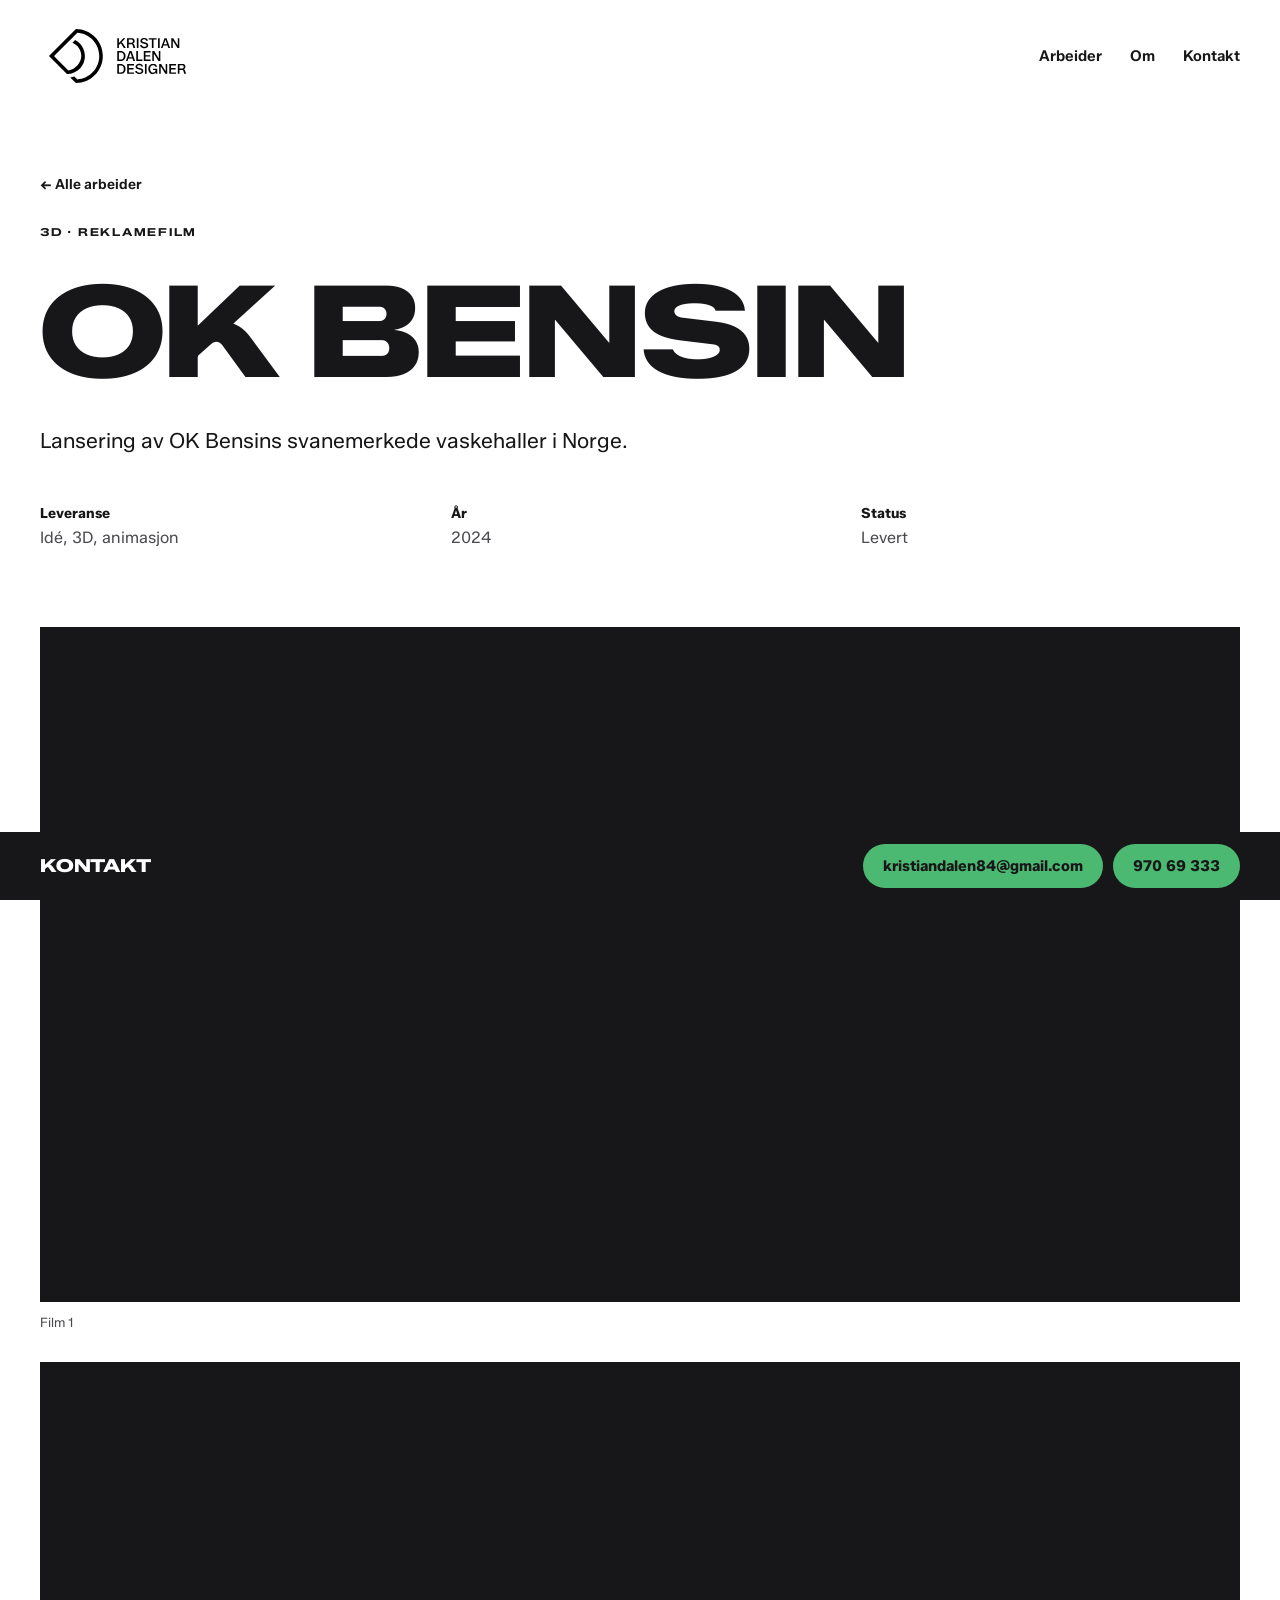
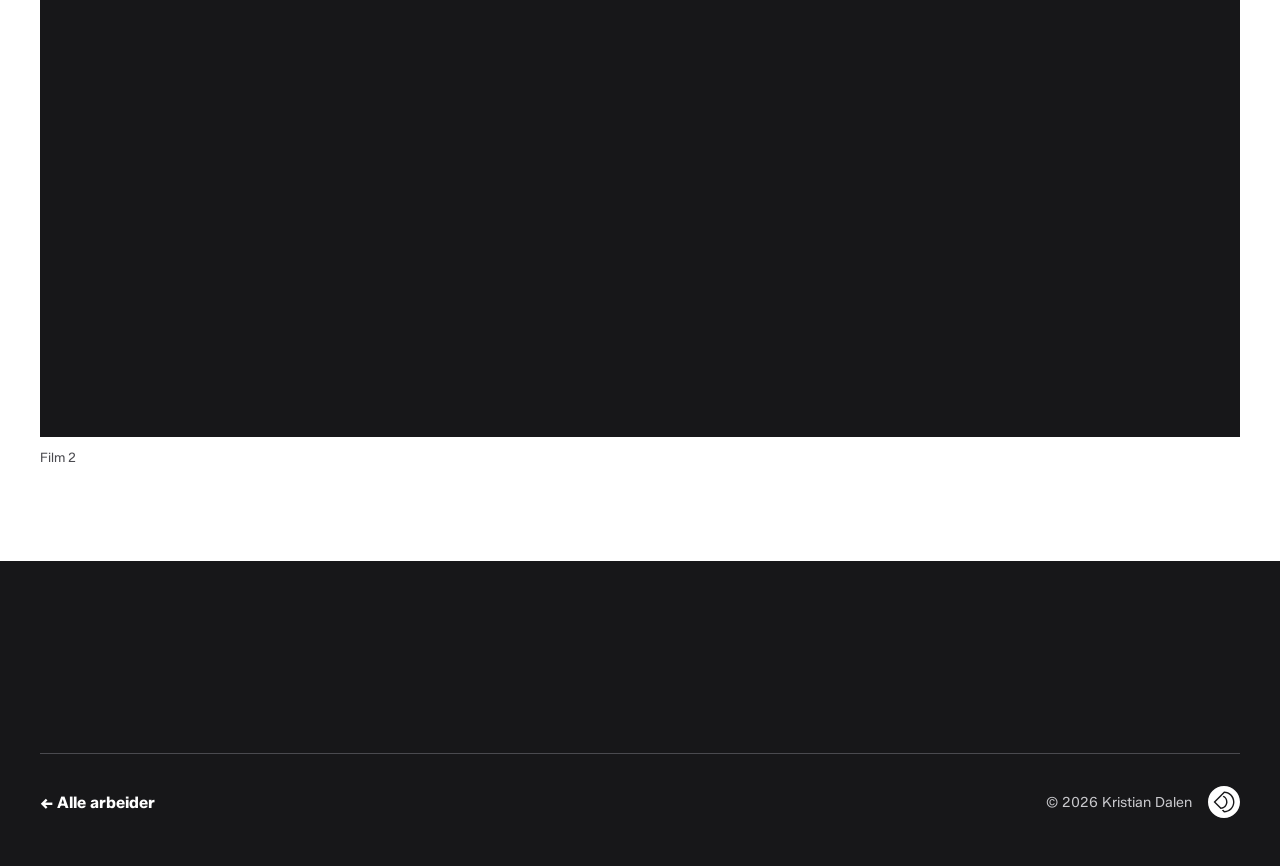
<file: public/ok-bensin.html>
<!DOCTYPE html>
<html lang="no">
<head>
<meta charset="utf-8">
<meta name="color-scheme" content="light dark">
<meta name="viewport" content="width=device-width, initial-scale=1">
<title>OK Bensin – Kristian Dalen</title>
<link rel="icon" href="./favicon.svg" type="image/svg+xml">
<link rel="apple-touch-icon" href="./assets/ikon/apple-touch-icon-gronn.png">
<link rel="manifest" href="./manifest.webmanifest">
<meta name="apple-mobile-web-app-title" content="Kristian Dalen">
<meta name="theme-color" content="#FFFFFF" media="(prefers-color-scheme: light)">
<meta name="theme-color" content="#171719" media="(prefers-color-scheme: dark)">
<link rel="stylesheet" href="./css/site.css">
<script src="./js/fit-titles.js" defer></script>
<script src="./js/title-motion.js" defer></script>
<script src="./js/sticky-footer.js" defer></script>
<script src="./js/site.js" defer></script>
</head>
<body>
<div style="font-family:var(--font-sans);color:var(--ink);background:var(--surface)">
<header style="position:sticky;top:0;z-index:10;background:var(--surface)">
<div data-header="" style="max-width:1200px;margin:0 auto;padding:0 32px;height:112px;display:flex;align-items:center;justify-content:space-between;gap:24px">
<a href="./index.html" style="display:flex;align-items:center;text-decoration:none"><img src="./assets/kdd-logo-sort.svg" alt="Kristian Dalen" data-logo="" style="height:72px;width:auto;display:block"></a>
<button type="button" data-menu-toggle="" aria-expanded="false" aria-controls="meny" aria-label="Meny"><span></span><span></span><span></span></button><nav id="meny" data-nav="" style="display:flex;gap:28px;font-size:15px;font-weight:600"><a href="./index.html#arbeider" style="text-decoration:none">Arbeider</a><a href="./index.html#om" style="text-decoration:none">Om</a><a href="./index.html#kontakt" style="text-decoration:none">Kontakt</a></nav>
</div>
</header>
<section style="max-width:1200px;margin:0 auto;padding:64px 32px 64px;display:flex;flex-direction:column;gap:32px">
<a href="./index.html#arbeider" style="font-size:14px;font-weight:600;text-decoration:none">← Alle arbeider</a>
<div style="font-family:var(--font-display);font-size:11px;font-weight:700;letter-spacing:0.16em;text-transform:uppercase">3D · Reklamefilm</div>
<h1 style="font-family:var(--font-display);margin:0;font-size:clamp(56px,10vw,128px);font-weight:900;line-height:0.95;letter-spacing:-0.02em;text-transform:uppercase">OK Bensin</h1>
<p style="margin:0;font-size:21px;line-height:1.55;max-width:680px;text-wrap:pretty">Lansering av OK Bensins svanemerkede vaskehaller i Norge.</p>
<div style="display:grid;grid-template-columns:repeat(auto-fit,minmax(min(100%,240px),1fr));gap:0 32px">
<div style="display:flex;flex-direction:column;gap:6px;padding:16px 0"><span style="font-size:14px;font-weight:700">Leveranse</span><span style="font-size:16px;color:var(--ink-muted)">Idé, 3D, animasjon</span></div>
<div style="display:flex;flex-direction:column;gap:6px;padding:16px 0"><span style="font-size:14px;font-weight:700">År</span><span style="font-size:16px;color:var(--ink-muted)">2024</span></div>
<div style="display:flex;flex-direction:column;gap:6px;padding:16px 0"><span style="font-size:14px;font-weight:700">Status</span><span style="font-size:16px;color:var(--ink-muted)">Levert</span></div>
</div>
</section>
<section style="max-width:1200px;margin:0 auto;padding:0 32px 96px;display:flex;flex-direction:column;gap:32px">

<figure style="margin:0;display:flex;flex-direction:column;gap:12px">
<div style="position:relative;aspect-ratio:16/9;background:var(--surface-ink);box-sizing:border-box;overflow:hidden">
<iframe src="https://www.youtube-nocookie.com/embed/HXcOGVW6tEs?rel=0&amp;modestbranding=1" title="Film 1" allow="autoplay; fullscreen; picture-in-picture" allowfullscreen="true" style="position:absolute;inset:0;width:100%;height:100%;border:0"></iframe>

</div>
<figcaption style="font-size:13px;color:var(--ink-muted)">Film 1</figcaption>
</figure>


<figure style="margin:0;display:flex;flex-direction:column;gap:12px">
<div style="position:relative;aspect-ratio:16/9;background:var(--surface-ink);box-sizing:border-box;overflow:hidden">
<iframe src="https://www.youtube-nocookie.com/embed/qyeTwu27yfM?rel=0&amp;modestbranding=1" title="Film 2" allow="autoplay; fullscreen; picture-in-picture" allowfullscreen="true" style="position:absolute;inset:0;width:100%;height:100%;border:0"></iframe>

</div>
<figcaption style="font-size:13px;color:var(--ink-muted)">Film 2</figcaption>
</figure>

</section>
<div data-sticky-bar="" aria-hidden="false" style="position:fixed;left:0;right:0;bottom:0;z-index:20;background:var(--surface-ink);color:var(--ink-inverse);transition:transform .6s cubic-bezier(.4,0,0,1),opacity .6s cubic-bezier(.4,0,0,1)"><div style="max-width:1200px;margin:0 auto;padding:12px 32px;display:flex;flex-wrap:wrap;align-items:center;justify-content:space-between;gap:12px 24px"><span style="font-family:var(--font-display);font-size:18px;font-weight:900;line-height:1;letter-spacing:-0.01em;text-transform:uppercase">Kontakt</span><div style="display:flex;flex-wrap:wrap;align-items:center;gap:10px"><a href="mailto:kristiandalen84@gmail.com?subject=Vi%20elsker%20stilen%20din.%20Kan%20vi%20ta%20en%20kaffe%3F" style="display:inline-flex;align-items:center;justify-content:center;min-height:44px;padding:0 20px;border-radius:999px;background:var(--accent);color:var(--on-accent);font-size:15px;font-weight:700;text-decoration:none;max-width:100%;overflow-wrap:anywhere" data-hover="hv2">kristiandalen84@gmail.com</a><a href="tel:+4797069333" style="display:inline-flex;align-items:center;justify-content:center;min-height:44px;padding:0 20px;border-radius:999px;background:var(--accent);color:var(--on-accent);font-size:15px;font-weight:700;text-decoration:none;max-width:100%;overflow-wrap:anywhere" data-hover="hv2">970 69 333</a></div></div></div>
<section data-sticky-footer="" style="background:var(--surface-ink);color:var(--ink-inverse)">
<div style="max-width:1200px;margin:0 auto;padding:96px 32px 48px;display:flex;flex-direction:column;gap:40px">
<div data-sticky-row="" style="display:grid;grid-template-columns:repeat(auto-fit,minmax(min(100%,320px),1fr));gap:24px 48px;align-items:center;transition:transform .9s cubic-bezier(.4,0,0,1),opacity .9s cubic-bezier(.4,0,0,1)">
<h2 style="margin:0;font-family:var(--font-display);font-size:38px;font-weight:900;line-height:1;letter-spacing:-0.01em;text-transform:uppercase">Kontakt</h2>
<div style="display:flex;flex-wrap:wrap;gap:16px;align-items:center;align-content:center"><a href="mailto:kristiandalen84@gmail.com?subject=Vi%20elsker%20stilen%20din.%20Kan%20vi%20ta%20en%20kaffe%3F" style="display:inline-flex;align-items:center;justify-content:center;min-height:56px;padding:0 28px;border-radius:999px;background:var(--accent);color:var(--on-accent);font-size:17px;font-weight:700;text-decoration:none;max-width:100%;overflow-wrap:anywhere" data-hover="hv2">kristiandalen84@gmail.com</a><a href="tel:+4797069333" style="display:inline-flex;align-items:center;justify-content:center;min-height:56px;padding:0 28px;border-radius:999px;background:var(--accent);color:var(--on-accent);font-size:17px;font-weight:700;text-decoration:none;max-width:100%;overflow-wrap:anywhere" data-hover="hv2">970 69 333</a></div>
</div>
<div style="display:flex;justify-content:space-between;align-items:center;gap:16px 24px;flex-wrap:wrap;padding-top:32px;border-top:1px solid var(--ink-muted);font-size:14px"><a href="./index.html#arbeider" style="color:var(--ink-inverse);font-size:16px;font-weight:700;text-decoration:none">← Alle arbeider</a><div style="display:flex;align-items:center;gap:16px"><span style="color:var(--ink-inverse-muted)">© 2026 Kristian Dalen</span><div role="img" aria-label="KDD" style="width:32px;height:32px;background:var(--surface);-webkit-mask:url(./assets/kdd-ikon-hvit.svg) center/contain no-repeat;mask:url(./assets/kdd-ikon-hvit.svg) center/contain no-repeat"></div></div></div>
</div>
</section>
</div>
</body>
</html>
</file>
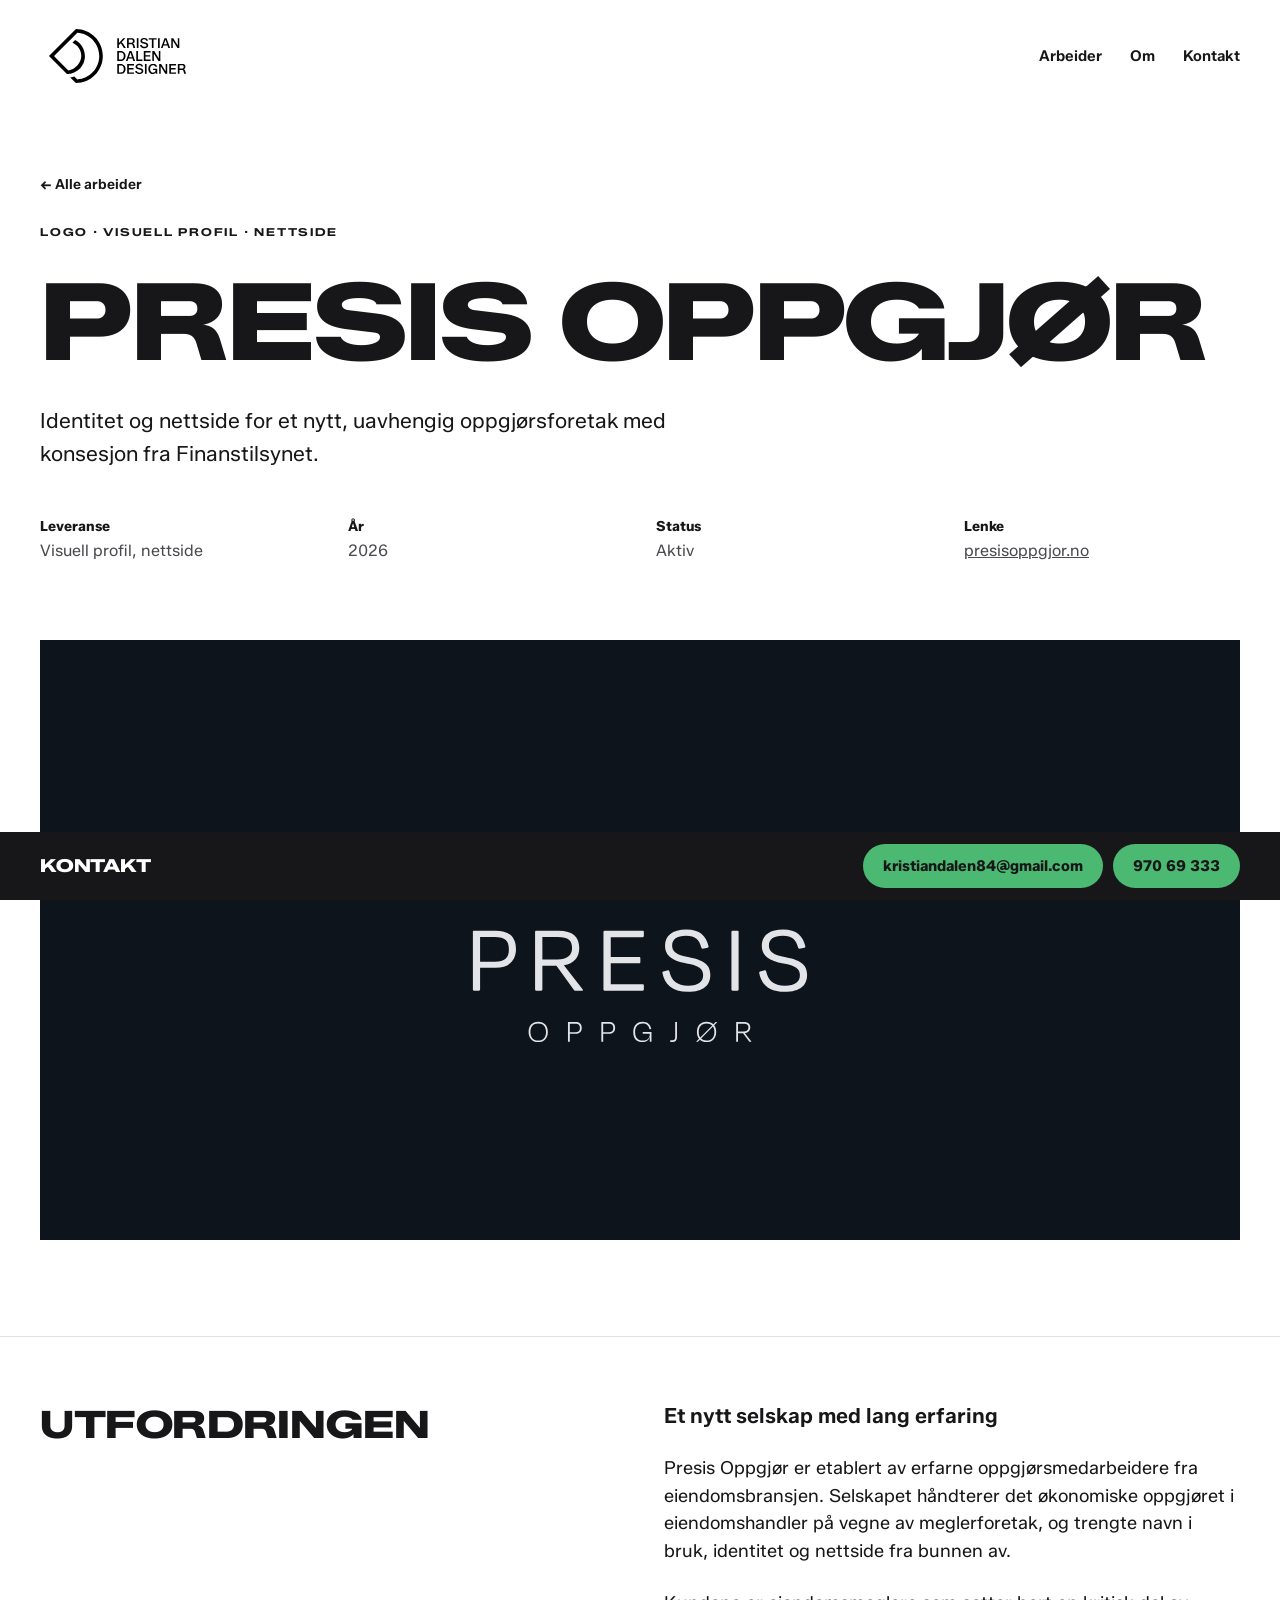
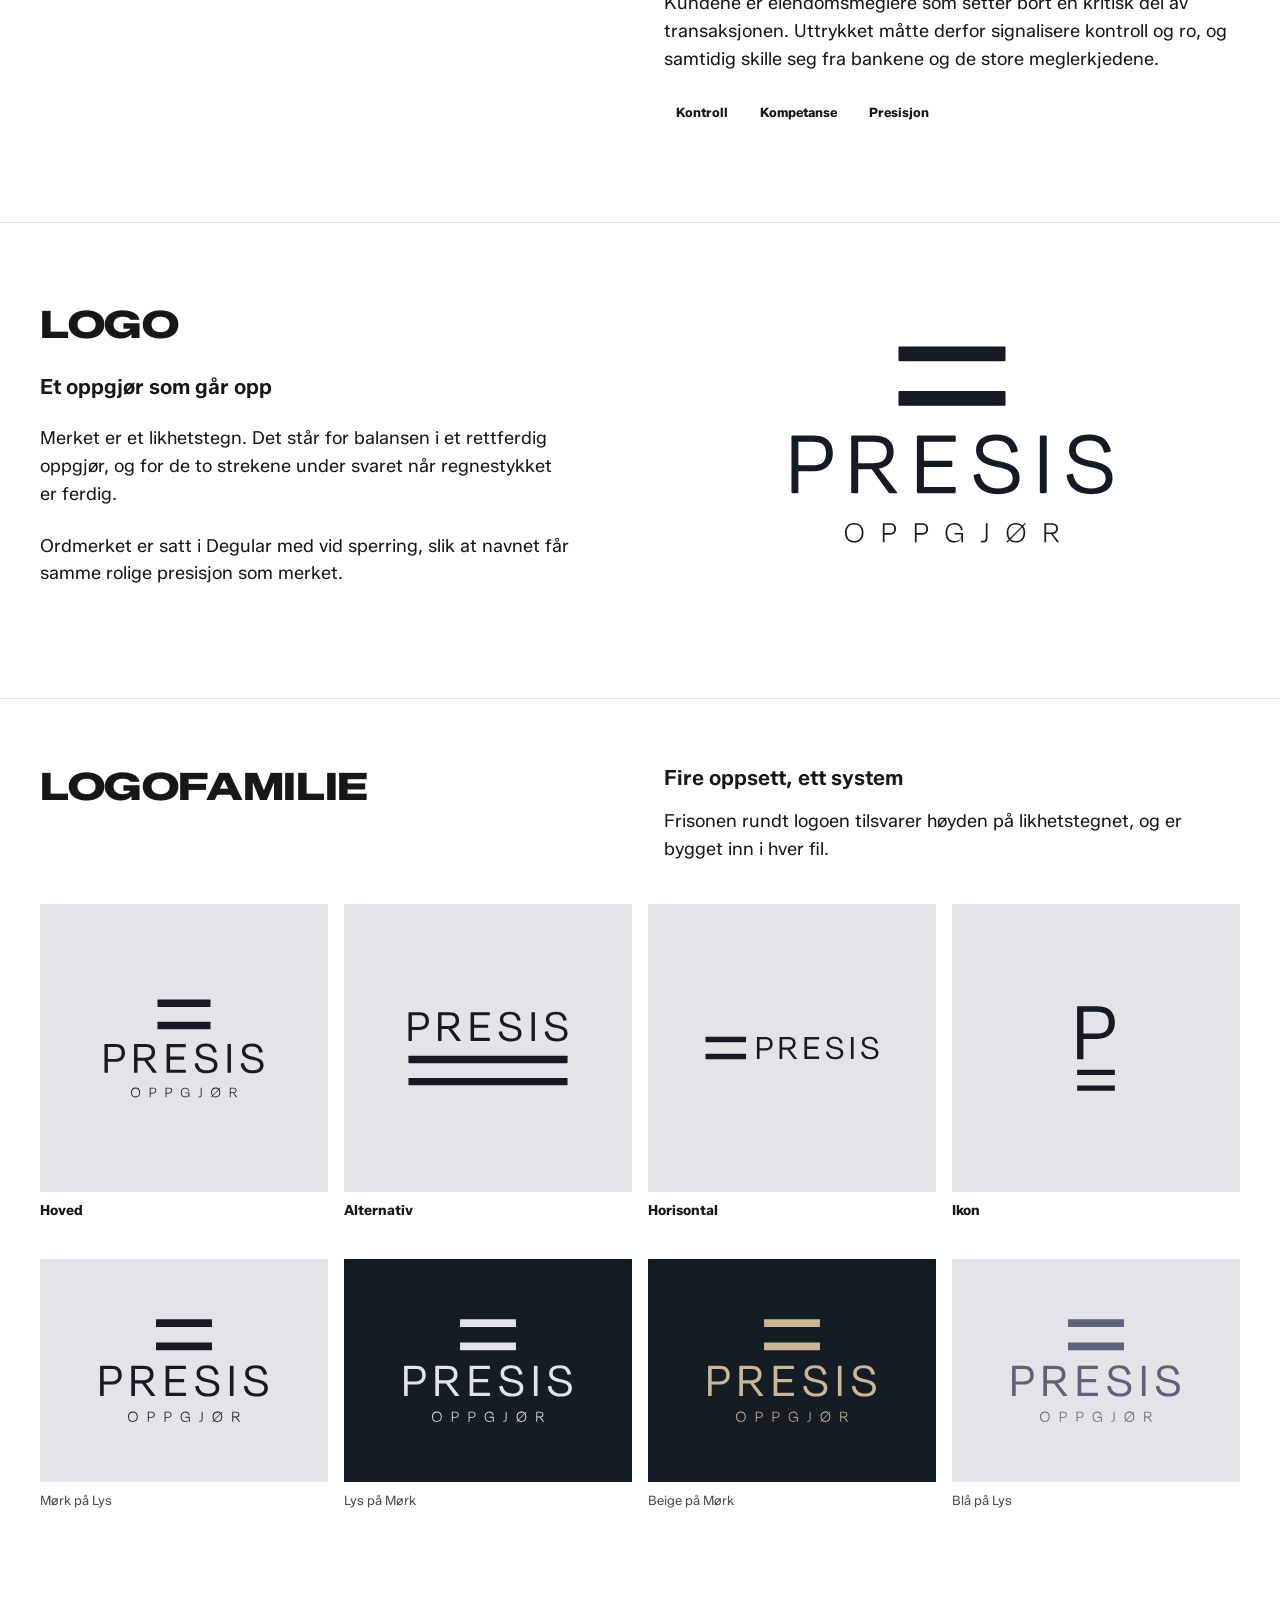
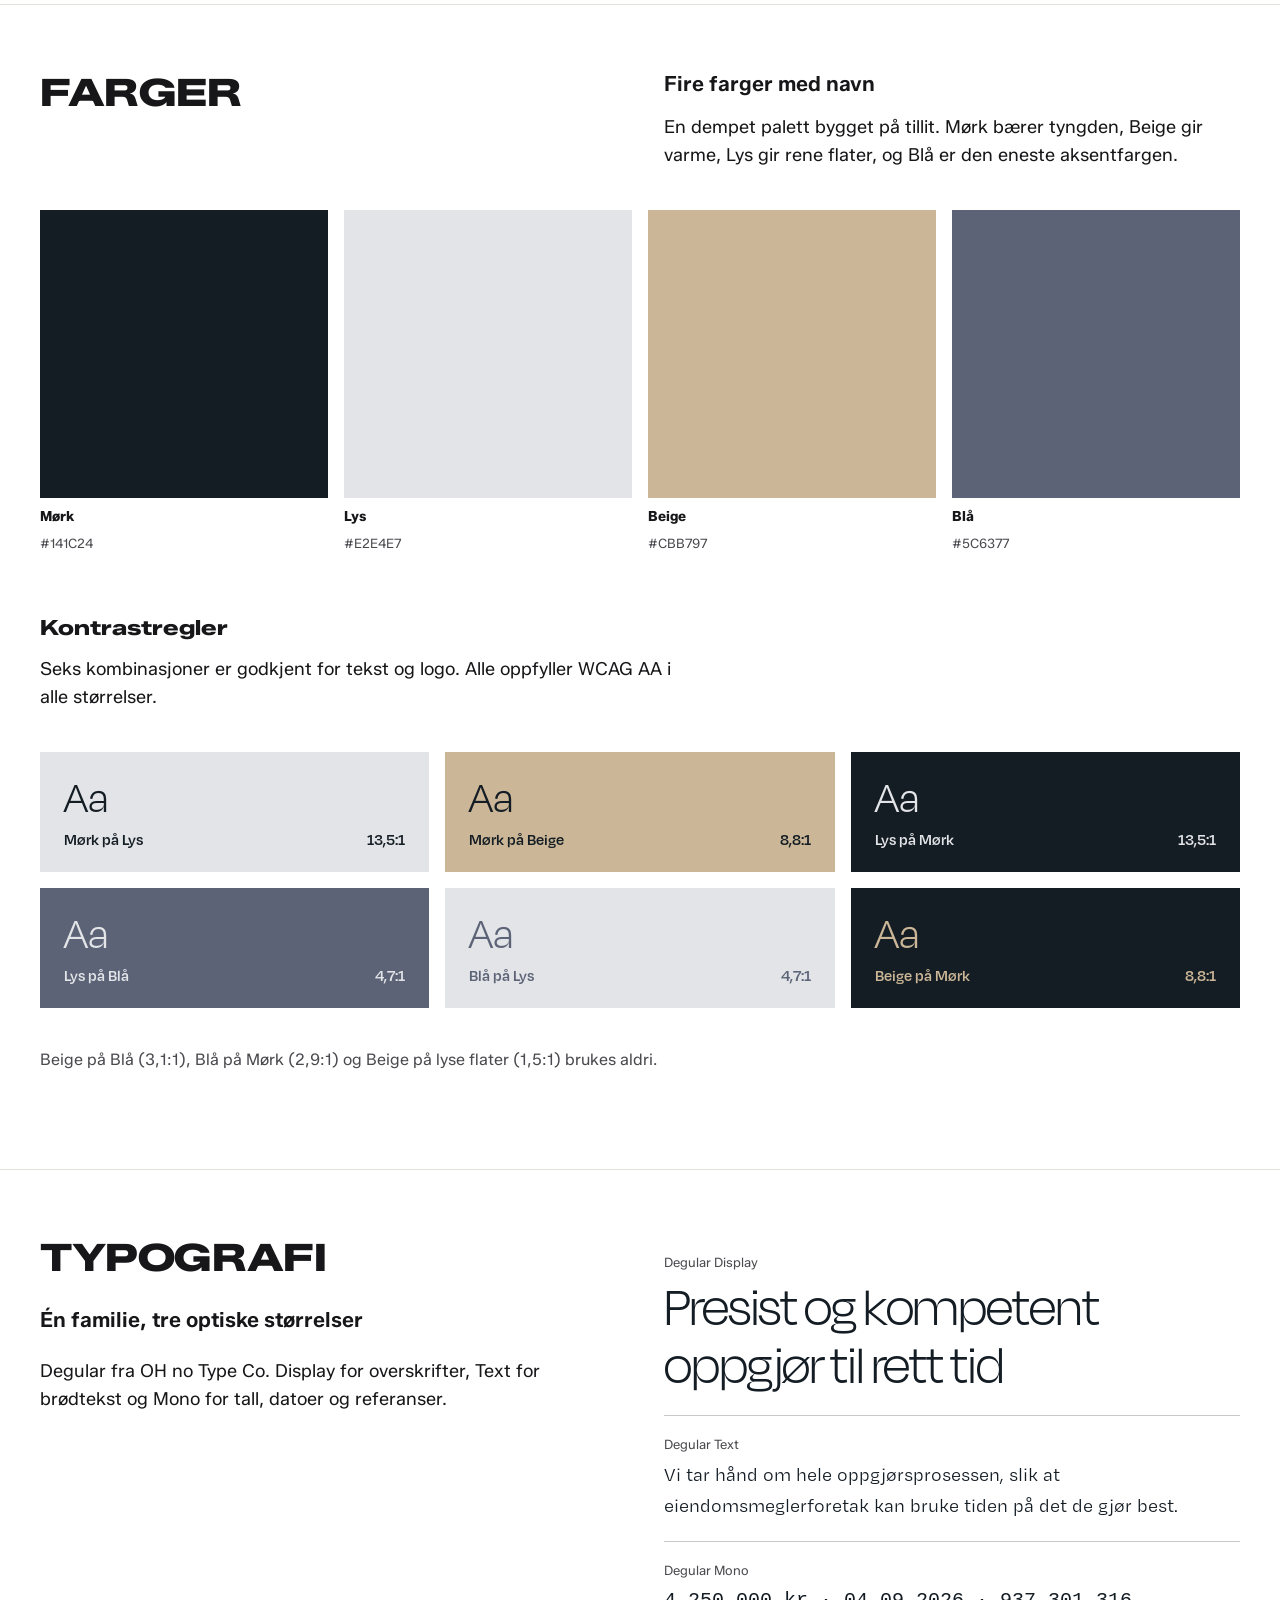
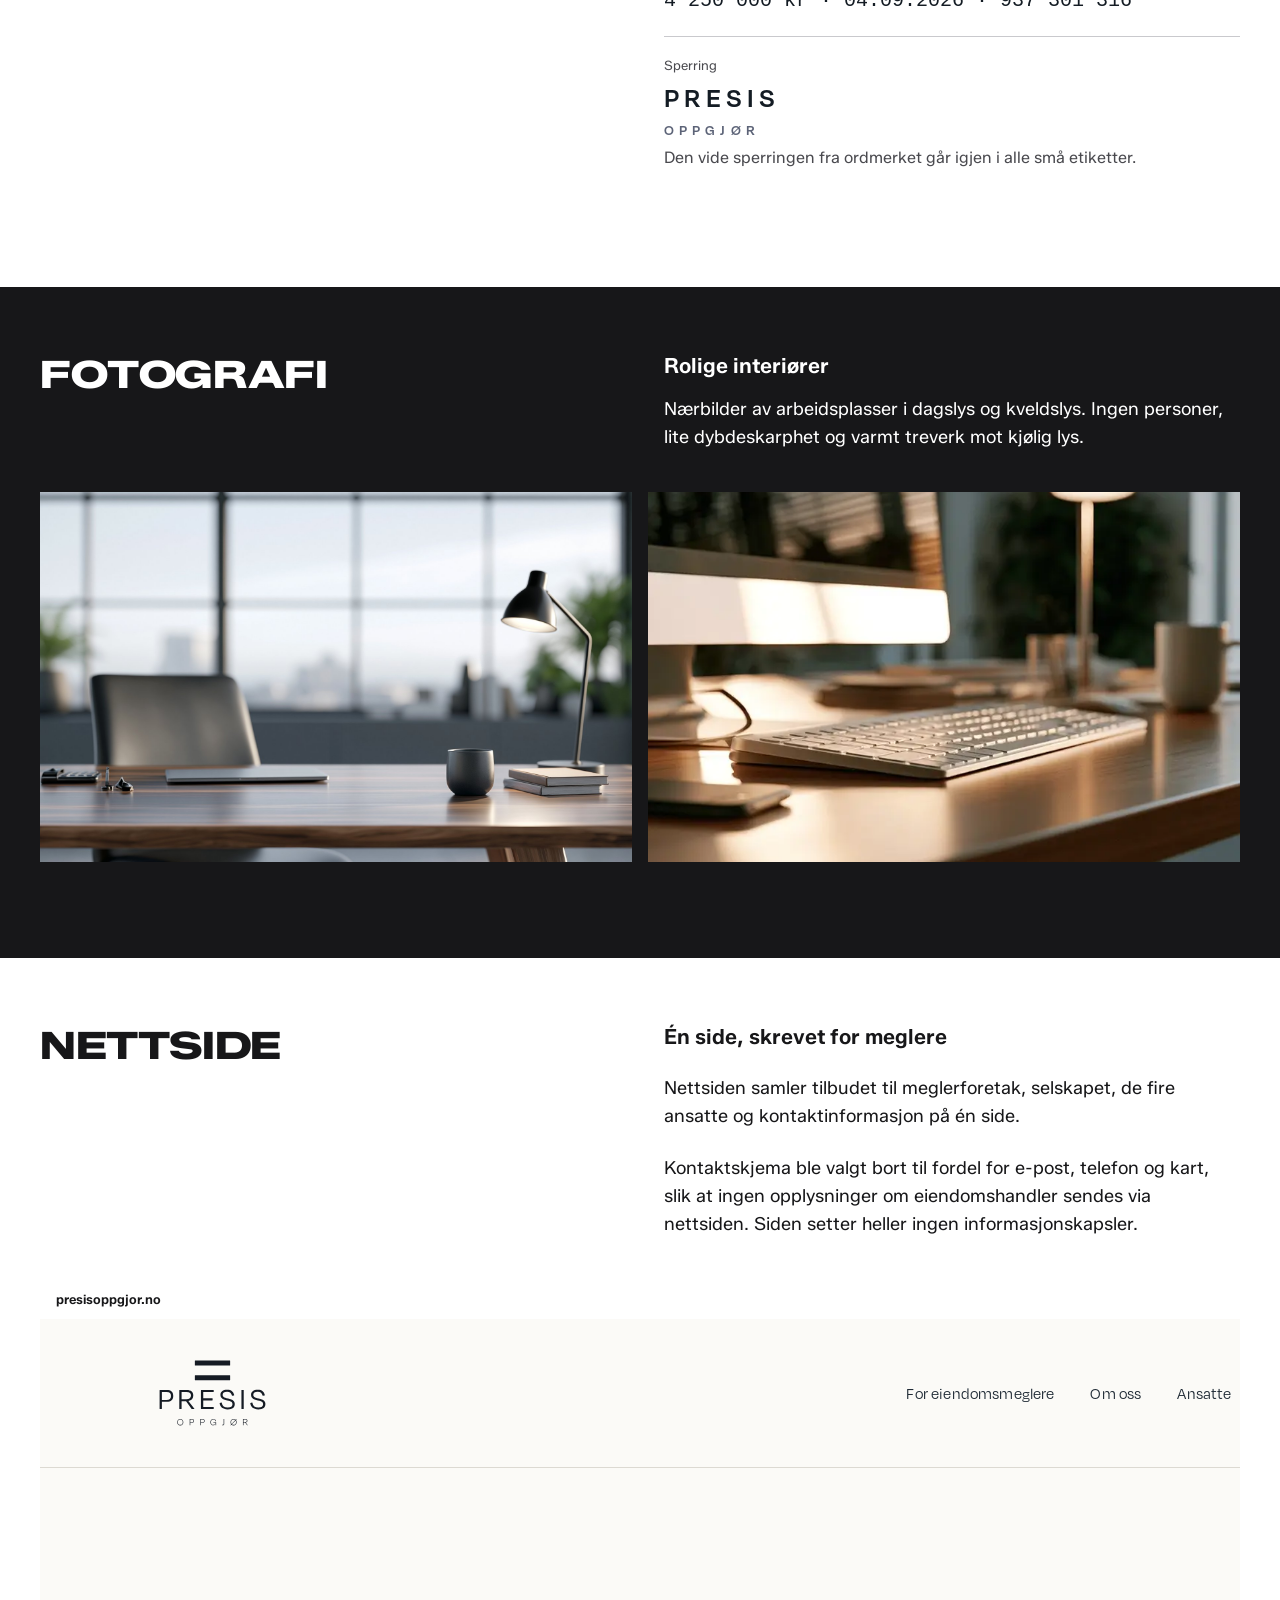
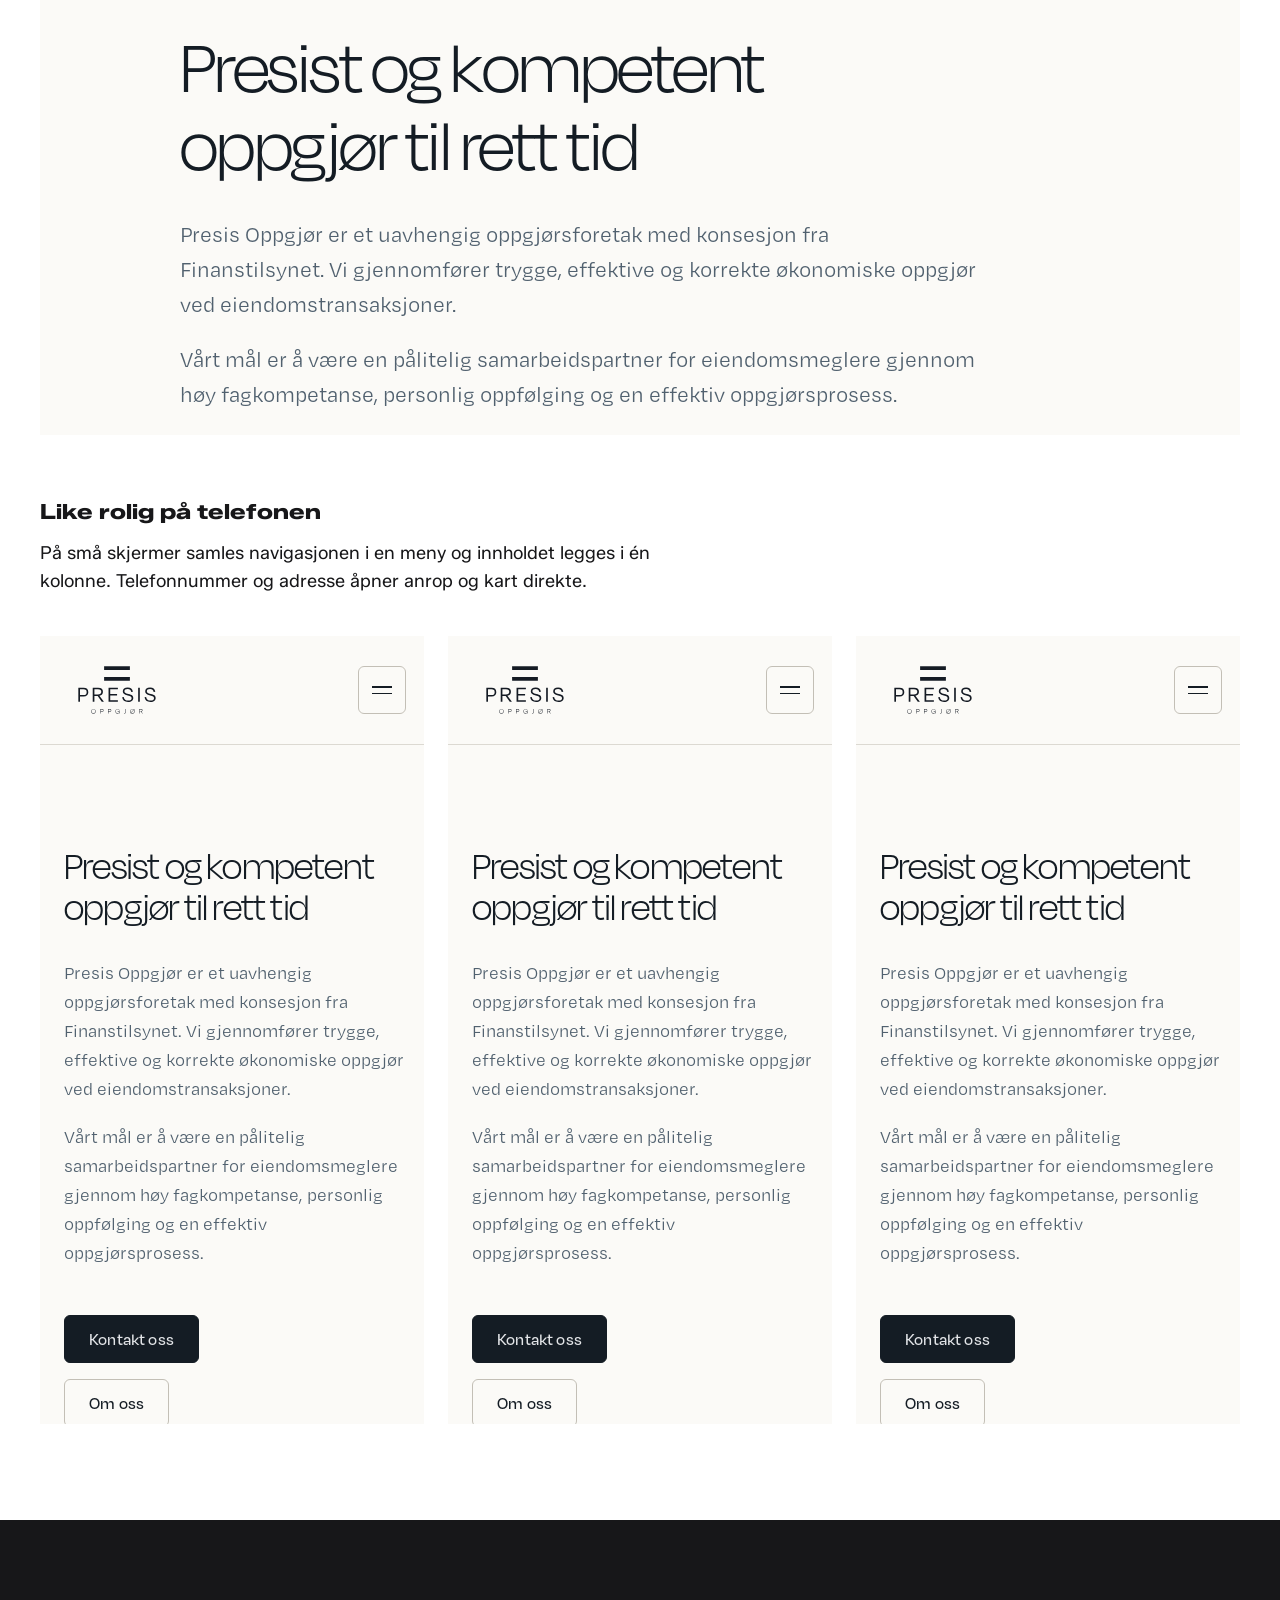
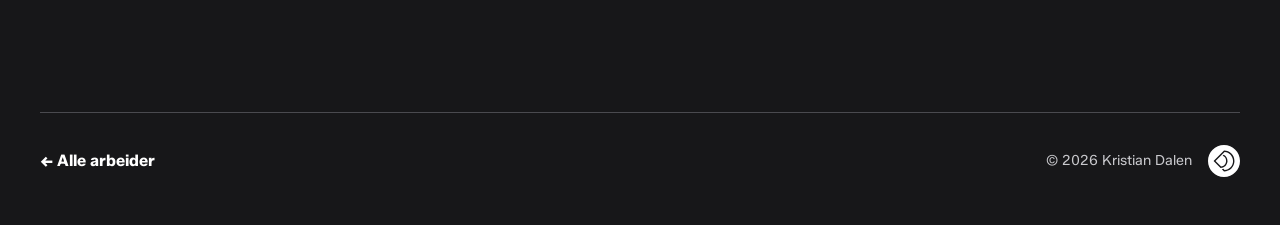
<file: public/presis.html>
<!DOCTYPE html>
<html lang="no">
<head>
<meta charset="utf-8">
<meta name="color-scheme" content="light dark">
<meta name="viewport" content="width=device-width, initial-scale=1">
<title>Presis Oppgjør – Kristian Dalen</title>
<link rel="icon" href="./favicon.svg" type="image/svg+xml">
<link rel="apple-touch-icon" href="./assets/ikon/apple-touch-icon-gronn.png">
<link rel="manifest" href="./manifest.webmanifest">
<meta name="apple-mobile-web-app-title" content="Kristian Dalen">
<meta name="theme-color" content="#FFFFFF" media="(prefers-color-scheme: light)">
<meta name="theme-color" content="#171719" media="(prefers-color-scheme: dark)">
<link rel="stylesheet" href="./css/site.css">
<script src="./js/fit-titles.js" defer></script>
<script src="./js/title-motion.js" defer></script>
<script src="./js/sticky-footer.js" defer></script>
<script src="./js/site.js" defer></script>
</head>
<body>
<div style="font-family:var(--font-sans);color:var(--ink);background:var(--surface)">
<header style="position:sticky;top:0;z-index:10;background:var(--surface)">
<div data-header="" style="max-width:1200px;margin:0 auto;padding:0 32px;height:112px;display:flex;align-items:center;justify-content:space-between;gap:24px">
<a href="./index.html" style="display:flex;align-items:center;text-decoration:none"><img src="./assets/kdd-logo-sort.svg" alt="Kristian Dalen" data-logo="" style="height:72px;width:auto;display:block"></a>
<button type="button" data-menu-toggle="" aria-expanded="false" aria-controls="meny" aria-label="Meny"><span></span><span></span><span></span></button><nav id="meny" data-nav="" style="display:flex;gap:28px;font-size:15px;font-weight:600"><a href="./index.html#arbeider" style="text-decoration:none">Arbeider</a><a href="./index.html#om" style="text-decoration:none">Om</a><a href="./index.html#kontakt" style="text-decoration:none">Kontakt</a></nav>
</div>
</header>
<section style="max-width:1200px;margin:0 auto;padding:64px 32px 64px;display:flex;flex-direction:column;gap:32px">
<a href="./index.html#arbeider" style="font-size:14px;font-weight:600;text-decoration:none">← Alle arbeider</a>
<div style="font-family:var(--font-display);font-size:11px;font-weight:700;letter-spacing:0.16em;text-transform:uppercase">Logo · Visuell profil · Nettside</div>
<h1 style="font-family:var(--font-display);margin:0;font-size:clamp(48px,8.4vw,112px);font-weight:900;line-height:0.95;letter-spacing:-0.02em;text-transform:uppercase">Presis Oppgjør</h1>
<p style="margin:0;font-size:21px;line-height:1.55;max-width:680px;text-wrap:pretty">Identitet og nettside for et nytt, uavhengig oppgjørsforetak med konsesjon fra Finanstilsynet.</p>
<div style="display:grid;grid-template-columns:repeat(auto-fit,minmax(min(100%,240px),1fr));gap:0 32px">
<div style="display:flex;flex-direction:column;gap:6px;padding:16px 0"><span style="font-size:14px;font-weight:700">Leveranse</span><span style="font-size:16px;color:var(--ink-muted)">Visuell profil, nettside</span></div>
<div style="display:flex;flex-direction:column;gap:6px;padding:16px 0"><span style="font-size:14px;font-weight:700">År</span><span style="font-size:16px;color:var(--ink-muted)">2026</span></div>
<div style="display:flex;flex-direction:column;gap:6px;padding:16px 0"><span style="font-size:14px;font-weight:700">Status</span><span style="font-size:16px;color:var(--ink-muted)">Aktiv</span></div>
<div style="display:flex;flex-direction:column;gap:6px;padding:16px 0"><span style="font-size:14px;font-weight:700">Lenke</span><span style="font-size:16px;color:var(--ink-muted)"><a href="https://www.presisoppgjor.no" target="_blank" rel="noopener" style="color:var(--ink-muted)">presisoppgjor.no</a></span></div>
</div>
</section>
<section style="max-width:1200px;margin:0 auto;padding:0 32px 96px">
<div style="background:#0D141B;aspect-ratio:2/1;display:flex;align-items:center;justify-content:center;padding:6%;box-sizing:border-box" data-fixed=""><img src="./assets/presis/logo-lys.svg" alt="Presis Oppgjør" style="height:72%;max-width:100%;display:block"></div>
</section>
<section style="border-top:1px solid var(--line)">
<div style="max-width:1200px;margin:0 auto;padding:64px 32px 96px;display:grid;grid-template-columns:repeat(auto-fit,minmax(min(100%,320px),1fr));gap:48px">
<h2 style="font-family:var(--font-display);margin:0;font-size:38px;font-weight:900;letter-spacing:-0.01em;text-transform:uppercase">Utfordringen</h2>
<div style="display:flex;flex-direction:column;gap:24px">
<p style="margin:0;font-size:21px;font-weight:600;line-height:1.4">Et nytt selskap med lang erfaring</p>
<p style="margin:0;font-size:18px;line-height:1.55;text-wrap:pretty">Presis Oppgjør er etablert av erfarne oppgjørsmedarbeidere fra eiendomsbransjen. Selskapet håndterer det økonomiske oppgjøret i eiendomshandler på vegne av meglerforetak, og trengte navn i bruk, identitet og nettside fra bunnen av.</p>
<p style="margin:0;font-size:18px;line-height:1.55;text-wrap:pretty">Kundene er eiendomsmeglere som setter bort en kritisk del av transaksjonen. Uttrykket måtte derfor signalisere kontroll og ro, og samtidig skille seg fra bankene og de store meglerkjedene.</p>
<div style="display:flex;flex-wrap:wrap;gap:8px"><span style="font-size:13px;font-weight:700;padding:6px 12px">Kontroll</span><span style="font-size:13px;font-weight:700;padding:6px 12px">Kompetanse</span><span style="font-size:13px;font-weight:700;padding:6px 12px">Presisjon</span></div>
</div>
</div>
</section>
<section style="border-top:1px solid var(--line)" data-fixed="">
<div style="max-width:1200px;margin:0 auto;padding:64px 32px 96px;display:grid;grid-template-columns:repeat(auto-fit,minmax(min(100%,320px),1fr));gap:48px;align-items:center">
<div style="display:flex;flex-direction:column;gap:24px">
<h2 style="font-family:var(--font-display);margin:0;font-size:38px;font-weight:900;letter-spacing:-0.01em;text-transform:uppercase">Logo</h2>
<p style="margin:0;font-size:21px;font-weight:600;line-height:1.4">Et oppgjør som går opp</p>
<p style="margin:0;font-size:18px;line-height:1.55;text-wrap:pretty">Merket er et likhetstegn. Det står for balansen i et rettferdig oppgjør, og for de to strekene under svaret når regnestykket er ferdig.</p>
<p style="margin:0;font-size:18px;line-height:1.55;text-wrap:pretty">Ordmerket er satt i Degular med vid sperring, slik at navnet får samme rolige presisjon som merket.</p>
</div>
<div style="display:flex;justify-content:center"><img src="./assets/presis/logo-hoved.svg" alt="Presis Oppgjør hovedlogo" style="width:100%;max-width:440px;display:block"></div>
</div>
</section>
<section style="border-top:1px solid var(--line)">
<div style="max-width:1200px;margin:0 auto;padding:64px 32px 96px;display:flex;flex-direction:column;gap:40px">
<div style="display:grid;grid-template-columns:repeat(auto-fit,minmax(min(100%,320px),1fr));gap:48px">
<h2 style="font-family:var(--font-display);margin:0;font-size:38px;font-weight:900;letter-spacing:-0.01em;text-transform:uppercase">Logofamilie</h2>
<div style="display:flex;flex-direction:column;gap:16px"><p style="margin:0;font-size:21px;font-weight:600;line-height:1.4">Fire oppsett, ett system</p><p style="margin:0;font-size:18px;line-height:1.55;text-wrap:pretty">Frisonen rundt logoen tilsvarer høyden på likhetstegnet, og er bygget inn i hver fil.</p></div>
</div>
<div style="display:grid;grid-template-columns:repeat(auto-fit,minmax(min(100%,200px),1fr));gap:16px">
<div style="display:flex;flex-direction:column;gap:10px"><div style="aspect-ratio:1;background:#E2E4E7;display:flex;align-items:center;justify-content:center;padding:12%;box-sizing:border-box" data-fixed=""><img src="./assets/presis/logo-hoved.svg" alt="Hoved" style="max-width:100%;max-height:100%;display:block"></div><span style="font-size:14px;font-weight:700">Hoved</span></div>
<div style="display:flex;flex-direction:column;gap:10px"><div style="aspect-ratio:1;background:#E2E4E7;display:flex;align-items:center;justify-content:center;padding:12%;box-sizing:border-box" data-fixed=""><img src="./assets/presis/logo-alternativ.svg" alt="Alternativ" style="max-width:100%;max-height:100%;display:block"></div><span style="font-size:14px;font-weight:700">Alternativ</span></div>
<div style="display:flex;flex-direction:column;gap:10px"><div style="aspect-ratio:1;background:#E2E4E7;display:flex;align-items:center;justify-content:center;padding:12%;box-sizing:border-box" data-fixed=""><img src="./assets/presis/logo-horisontal.svg" alt="Horisontal" style="max-width:100%;max-height:100%;display:block"></div><span style="font-size:14px;font-weight:700">Horisontal</span></div>
<div style="display:flex;flex-direction:column;gap:10px"><div style="aspect-ratio:1;background:#E2E4E7;display:flex;align-items:center;justify-content:center;padding:28%;box-sizing:border-box" data-fixed=""><img src="./assets/presis/ikon.svg" alt="Ikon" style="max-width:100%;max-height:100%;display:block"></div><span style="font-size:14px;font-weight:700">Ikon</span></div>
</div>
<div style="display:grid;grid-template-columns:repeat(auto-fit,minmax(min(100%,200px),1fr));gap:16px">
<div style="display:flex;flex-direction:column;gap:10px"><div style="aspect-ratio:4/3;background:#E2E4E7;display:flex;align-items:center;justify-content:center;padding:10%;box-sizing:border-box" data-fixed=""><img src="./assets/presis/logo-hoved.svg" alt="" style="max-width:100%;max-height:100%;display:block"></div><span style="font-size:13px;color:var(--ink-muted)">Mørk på Lys</span></div>
<div style="display:flex;flex-direction:column;gap:10px"><div style="aspect-ratio:4/3;background:#141C24;display:flex;align-items:center;justify-content:center;padding:10%;box-sizing:border-box" data-fixed=""><img src="./assets/presis/logo-lys.svg" alt="" style="max-width:100%;max-height:100%;display:block"></div><span style="font-size:13px;color:var(--ink-muted)">Lys på Mørk</span></div>
<div style="display:flex;flex-direction:column;gap:10px"><div style="aspect-ratio:4/3;background:#141C24;display:flex;align-items:center;justify-content:center;padding:10%;box-sizing:border-box" data-fixed=""><img src="./assets/presis/logo-beige.svg" alt="" style="max-width:100%;max-height:100%;display:block"></div><span style="font-size:13px;color:var(--ink-muted)">Beige på Mørk</span></div>
<div style="display:flex;flex-direction:column;gap:10px"><div style="aspect-ratio:4/3;background:#E2E4E7;display:flex;align-items:center;justify-content:center;padding:10%;box-sizing:border-box" data-fixed=""><img src="./assets/presis/logo-bla.svg" alt="" style="max-width:100%;max-height:100%;display:block"></div><span style="font-size:13px;color:var(--ink-muted)">Blå på Lys</span></div>
</div>
</div>
</section>
<section style="border-top:1px solid var(--line)">
<div style="max-width:1200px;margin:0 auto;padding:64px 32px 96px;display:flex;flex-direction:column;gap:40px">
<div style="display:grid;grid-template-columns:repeat(auto-fit,minmax(min(100%,320px),1fr));gap:48px">
<h2 style="font-family:var(--font-display);margin:0;font-size:38px;font-weight:900;letter-spacing:-0.01em;text-transform:uppercase">Farger</h2>
<div style="display:flex;flex-direction:column;gap:16px"><p style="margin:0;font-size:21px;font-weight:600;line-height:1.4">Fire farger med navn</p><p style="margin:0;font-size:18px;line-height:1.55;text-wrap:pretty">En dempet palett bygget på tillit. Mørk bærer tyngden, Beige gir varme, Lys gir rene flater, og Blå er den eneste aksentfargen.</p></div>
</div>
<div style="display:grid;grid-template-columns:repeat(auto-fit,minmax(min(100%,200px),1fr));gap:16px">
<div style="display:flex;flex-direction:column;gap:10px"><div style="aspect-ratio:1;background:#141C24" data-fixed=""></div><span style="font-size:14px;font-weight:700">Mørk</span><span style="font-size:13px;color:var(--ink-muted)">#141C24</span></div>
<div style="display:flex;flex-direction:column;gap:10px"><div style="aspect-ratio:1;background:#E2E4E7" data-fixed=""></div><span style="font-size:14px;font-weight:700">Lys</span><span style="font-size:13px;color:var(--ink-muted)">#E2E4E7</span></div>
<div style="display:flex;flex-direction:column;gap:10px"><div style="aspect-ratio:1;background:#CBB797" data-fixed=""></div><span style="font-size:14px;font-weight:700">Beige</span><span style="font-size:13px;color:var(--ink-muted)">#CBB797</span></div>
<div style="display:flex;flex-direction:column;gap:10px"><div style="aspect-ratio:1;background:#5C6377" data-fixed=""></div><span style="font-size:14px;font-weight:700">Blå</span><span style="font-size:13px;color:var(--ink-muted)">#5C6377</span></div>
</div>
<div style="display:flex;flex-direction:column;gap:16px;padding-top:24px">
<h3 style="margin:0;font-size:21px;font-weight:800">Kontrastregler</h3>
<p style="margin:0;font-size:18px;line-height:1.55;max-width:680px;text-wrap:pretty">Seks kombinasjoner er godkjent for tekst og logo. Alle oppfyller WCAG AA i alle størrelser.</p>
</div>
<div style="display:grid;grid-template-columns:repeat(auto-fit,minmax(min(100%,300px),1fr));gap:16px;font-family:'degular',system-ui,sans-serif">
<div style="background:#E2E4E7;color:#141C24;padding:24px;display:flex;justify-content:space-between;align-items:flex-end;gap:16px" data-fixed=""><div><div style="font-family:'degular-display',sans-serif;font-weight:300;font-size:44px;line-height:1;margin-bottom:10px">Aa</div><div style="font-size:16px">Mørk på Lys</div></div><div style="font-size:16px">13,5:1</div></div>
<div style="background:#CBB797;color:#141C24;padding:24px;display:flex;justify-content:space-between;align-items:flex-end;gap:16px" data-fixed=""><div><div style="font-family:'degular-display',sans-serif;font-weight:300;font-size:44px;line-height:1;margin-bottom:10px">Aa</div><div style="font-size:16px">Mørk på Beige</div></div><div style="font-size:16px">8,8:1</div></div>
<div style="background:#141C24;color:#E2E4E7;padding:24px;display:flex;justify-content:space-between;align-items:flex-end;gap:16px" data-fixed=""><div><div style="font-family:'degular-display',sans-serif;font-weight:300;font-size:44px;line-height:1;margin-bottom:10px">Aa</div><div style="font-size:16px">Lys på Mørk</div></div><div style="font-size:16px">13,5:1</div></div>
<div style="background:#5C6377;color:#E2E4E7;padding:24px;display:flex;justify-content:space-between;align-items:flex-end;gap:16px" data-fixed=""><div><div style="font-family:'degular-display',sans-serif;font-weight:300;font-size:44px;line-height:1;margin-bottom:10px">Aa</div><div style="font-size:16px">Lys på Blå</div></div><div style="font-size:16px">4,7:1</div></div>
<div style="background:#E2E4E7;color:#5C6377;padding:24px;display:flex;justify-content:space-between;align-items:flex-end;gap:16px" data-fixed=""><div><div style="font-family:'degular-display',sans-serif;font-weight:300;font-size:44px;line-height:1;margin-bottom:10px">Aa</div><div style="font-size:16px">Blå på Lys</div></div><div style="font-size:16px">4,7:1</div></div>
<div style="background:#141C24;color:#CBB797;padding:24px;display:flex;justify-content:space-between;align-items:flex-end;gap:16px" data-fixed=""><div><div style="font-family:'degular-display',sans-serif;font-weight:300;font-size:44px;line-height:1;margin-bottom:10px">Aa</div><div style="font-size:16px">Beige på Mørk</div></div><div style="font-size:16px">8,8:1</div></div>
</div>
<p style="margin:0;font-size:16px;line-height:1.55;color:var(--ink-muted);max-width:680px;text-wrap:pretty">Beige på Blå (3,1:1), Blå på Mørk (2,9:1) og Beige på lyse flater (1,5:1) brukes aldri.</p>
</div>
</section>
<section style="border-top:1px solid var(--line)" data-fixed="">
<div style="max-width:1200px;margin:0 auto;padding:64px 32px 96px;display:grid;grid-template-columns:repeat(auto-fit,minmax(min(100%,320px),1fr));gap:48px">
<div style="display:flex;flex-direction:column;gap:24px">
<h2 style="font-family:var(--font-display);margin:0;font-size:38px;font-weight:900;letter-spacing:-0.01em;text-transform:uppercase">Typografi</h2>
<p style="margin:0;font-size:21px;font-weight:600;line-height:1.4">Én familie, tre optiske størrelser</p>
<p style="margin:0;font-size:18px;line-height:1.55;text-wrap:pretty">Degular fra OH no Type Co. Display for overskrifter, Text for brødtekst og Mono for tall, datoer og referanser.</p>
</div>
<div style="display:flex;flex-direction:column;color:#141C24">
<div style="display:flex;flex-direction:column;gap:8px;padding:20px 0"><span style="font-size:13px;color:var(--ink-muted)">Degular Display</span><div style="font-family:'degular-display',sans-serif;font-weight:300;font-size:clamp(36px,4.4vw,56px);line-height:1.05;letter-spacing:-0.02em">Presist og kompetent oppgjør til rett tid</div></div>
<div style="display:flex;flex-direction:column;gap:8px;border-top:1px solid var(--ink-inverse-muted);padding:20px 0"><span style="font-size:13px;color:var(--ink-muted)">Degular Text</span><div style="font-family:'degular-text',sans-serif;font-size:19px;line-height:1.6">Vi tar hånd om hele oppgjørsprosessen, slik at eiendomsmeglerforetak kan bruke tiden på det de gjør best.</div></div>
<div style="display:flex;flex-direction:column;gap:8px;border-top:1px solid var(--ink-inverse-muted);padding:20px 0"><span style="font-size:13px;color:var(--ink-muted)">Degular Mono</span><div style="font-family:'degular-mono',ui-monospace,monospace;font-size:20px;line-height:1.5">4 250 000 kr · 04.09.2026 · 937 301 316</div></div>
<div style="display:flex;flex-direction:column;gap:8px;border-top:1px solid var(--ink-inverse-muted);padding:20px 0;font-family:'degular',sans-serif;font-weight:600"><span style="font-family:var(--font-sans);font-weight:400;font-size:13px;color:var(--ink-muted)">Sperring</span><div style="font-size:28px;letter-spacing:0.18em">PRESIS</div><div style="font-size:15px;letter-spacing:0.34em;color:#5C6377">OPPGJØR</div><div style="font-family:var(--font-sans);font-weight:400;font-size:16px;line-height:1.55;color:var(--ink-muted)">Den vide sperringen fra ordmerket går igjen i alle små etiketter.</div></div>
</div>
</div>
</section>
<section style="background:var(--surface-ink);color:var(--ink-inverse)">
<div style="max-width:1200px;margin:0 auto;padding:64px 32px 96px;display:flex;flex-direction:column;gap:40px">
<div style="display:grid;grid-template-columns:repeat(auto-fit,minmax(min(100%,320px),1fr));gap:48px">
<h2 style="font-family:var(--font-display);margin:0;font-size:38px;font-weight:900;letter-spacing:-0.01em;text-transform:uppercase">Fotografi</h2>
<div style="display:flex;flex-direction:column;gap:16px"><p style="margin:0;font-size:21px;font-weight:600;line-height:1.4">Rolige interiører</p><p style="margin:0;font-size:18px;line-height:1.55;text-wrap:pretty">Nærbilder av arbeidsplasser i dagslys og kveldslys. Ingen personer, lite dybdeskarphet og varmt treverk mot kjølig lys.</p></div>
</div>
<div style="display:grid;grid-template-columns:repeat(auto-fit,minmax(min(100%,360px),1fr));gap:16px">
<img src="./assets/presis/foto-pult.jpg" alt="Kontorpult i dagslys" style="display:block;width:100%;aspect-ratio:16/10;object-fit:cover">
<img src="./assets/presis/foto-tastatur.webp" alt="Tastatur på pult i kveldslys" style="display:block;width:100%;aspect-ratio:16/10;object-fit:cover">
</div>
</div>
</section>
<section>
<div style="max-width:1200px;margin:0 auto;padding:64px 32px 96px;display:flex;flex-direction:column;gap:40px">
<div style="display:grid;grid-template-columns:repeat(auto-fit,minmax(min(100%,320px),1fr));gap:48px">
<h2 style="font-family:var(--font-display);margin:0;font-size:38px;font-weight:900;letter-spacing:-0.01em;text-transform:uppercase">Nettside</h2>
<div style="display:flex;flex-direction:column;gap:24px">
<p style="margin:0;font-size:21px;font-weight:600;line-height:1.4">Én side, skrevet for meglere</p>
<p style="margin:0;font-size:18px;line-height:1.55;text-wrap:pretty">Nettsiden samler tilbudet til meglerforetak, selskapet, de fire ansatte og kontaktinformasjon på én side.</p>
<p style="margin:0;font-size:18px;line-height:1.55;text-wrap:pretty">Kontaktskjema ble valgt bort til fordel for e-post, telefon og kart, slik at ingen opplysninger om eiendomshandler sendes via nettsiden. Siden setter heller ingen informasjonskapsler.</p>
</div>
</div>
<div>
<div style="height:40px;display:flex;align-items:center;padding:0 16px;font-size:13px;font-weight:600">presisoppgjor.no</div>
<div data-frame="1440" style="position:relative;width:100%;aspect-ratio:1440/860;overflow:hidden"><iframe src="./assets/presis/nettside.html" title="Forsiden, desktop" style="position:absolute;top:0;left:0;width:1440px;height:860px;border:0;transform-origin:0 0"></iframe></div>
</div>
<div style="display:flex;flex-direction:column;gap:16px;padding-top:24px">
<h3 style="margin:0;font-size:21px;font-weight:800">Like rolig på telefonen</h3>
<p style="margin:0;font-size:18px;line-height:1.55;max-width:680px;text-wrap:pretty">På små skjermer samles navigasjonen i en meny og innholdet legges i én kolonne. Telefonnummer og adresse åpner anrop og kart direkte.</p>
</div>
<div style="display:grid;grid-template-columns:repeat(auto-fit,minmax(min(100%,240px),1fr));gap:24px">
<div><div data-frame="390" style="position:relative;width:100%;aspect-ratio:390/800;overflow:hidden"><iframe src="./assets/presis/nettside.html" title="Forsiden, mobil" scrolling="no" style="position:absolute;top:0;left:0;width:390px;height:800px;border:0;transform-origin:0 0;pointer-events:none"></iframe></div></div>
<div><div data-frame="390" data-target="tjenester" style="position:relative;width:100%;aspect-ratio:390/800;overflow:hidden"><iframe src="./assets/presis/nettside.html" title="Tjenester, mobil" scrolling="no" style="position:absolute;top:0;left:0;width:390px;height:800px;border:0;transform-origin:0 0;pointer-events:none"></iframe></div></div>
<div><div data-frame="390" data-target="kontakt" style="position:relative;width:100%;aspect-ratio:390/800;overflow:hidden"><iframe src="./assets/presis/nettside.html" title="Kontakt, mobil" scrolling="no" style="position:absolute;top:0;left:0;width:390px;height:800px;border:0;transform-origin:0 0;pointer-events:none"></iframe></div></div>
</div>
</div>
</section>
<div data-sticky-bar="" aria-hidden="false" style="position:fixed;left:0;right:0;bottom:0;z-index:20;background:var(--surface-ink);color:var(--ink-inverse);transition:transform .6s cubic-bezier(.4,0,0,1),opacity .6s cubic-bezier(.4,0,0,1)"><div style="max-width:1200px;margin:0 auto;padding:12px 32px;display:flex;flex-wrap:wrap;align-items:center;justify-content:space-between;gap:12px 24px"><span style="font-family:var(--font-display);font-size:18px;font-weight:900;line-height:1;letter-spacing:-0.01em;text-transform:uppercase">Kontakt</span><div style="display:flex;flex-wrap:wrap;align-items:center;gap:10px"><a href="mailto:kristiandalen84@gmail.com?subject=Vi%20elsker%20stilen%20din.%20Kan%20vi%20ta%20en%20kaffe%3F" style="display:inline-flex;align-items:center;justify-content:center;min-height:44px;padding:0 20px;border-radius:999px;background:var(--accent);color:var(--on-accent);font-size:15px;font-weight:700;text-decoration:none;max-width:100%;overflow-wrap:anywhere" data-hover="hv2">kristiandalen84@gmail.com</a><a href="tel:+4797069333" style="display:inline-flex;align-items:center;justify-content:center;min-height:44px;padding:0 20px;border-radius:999px;background:var(--accent);color:var(--on-accent);font-size:15px;font-weight:700;text-decoration:none;max-width:100%;overflow-wrap:anywhere" data-hover="hv2">970 69 333</a></div></div></div>
<section data-sticky-footer="" style="background:var(--surface-ink);color:var(--ink-inverse)">
<div style="max-width:1200px;margin:0 auto;padding:96px 32px 48px;display:flex;flex-direction:column;gap:40px">
<div data-sticky-row="" style="display:grid;grid-template-columns:repeat(auto-fit,minmax(min(100%,320px),1fr));gap:24px 48px;align-items:center;transition:transform .9s cubic-bezier(.4,0,0,1),opacity .9s cubic-bezier(.4,0,0,1)">
<h2 style="margin:0;font-family:var(--font-display);font-size:38px;font-weight:900;line-height:1;letter-spacing:-0.01em;text-transform:uppercase">Kontakt</h2>
<div style="display:flex;flex-wrap:wrap;gap:16px;align-items:center;align-content:center"><a href="mailto:kristiandalen84@gmail.com?subject=Vi%20elsker%20stilen%20din.%20Kan%20vi%20ta%20en%20kaffe%3F" style="display:inline-flex;align-items:center;justify-content:center;min-height:56px;padding:0 28px;border-radius:999px;background:var(--accent);color:var(--on-accent);font-size:17px;font-weight:700;text-decoration:none;max-width:100%;overflow-wrap:anywhere" data-hover="hv2">kristiandalen84@gmail.com</a><a href="tel:+4797069333" style="display:inline-flex;align-items:center;justify-content:center;min-height:56px;padding:0 28px;border-radius:999px;background:var(--accent);color:var(--on-accent);font-size:17px;font-weight:700;text-decoration:none;max-width:100%;overflow-wrap:anywhere" data-hover="hv2">970 69 333</a></div>
</div>
<div style="display:flex;justify-content:space-between;align-items:center;gap:16px 24px;flex-wrap:wrap;padding-top:32px;border-top:1px solid var(--ink-muted);font-size:14px"><a href="./index.html#arbeider" style="color:var(--ink-inverse);font-size:16px;font-weight:700;text-decoration:none">← Alle arbeider</a><div style="display:flex;align-items:center;gap:16px"><span style="color:var(--ink-inverse-muted)">© 2026 Kristian Dalen</span><div role="img" aria-label="KDD" style="width:32px;height:32px;background:var(--surface);-webkit-mask:url(./assets/kdd-ikon-hvit.svg) center/contain no-repeat;mask:url(./assets/kdd-ikon-hvit.svg) center/contain no-repeat"></div></div></div>
</div>
</section>
</div>
</body>
</html>
</file>
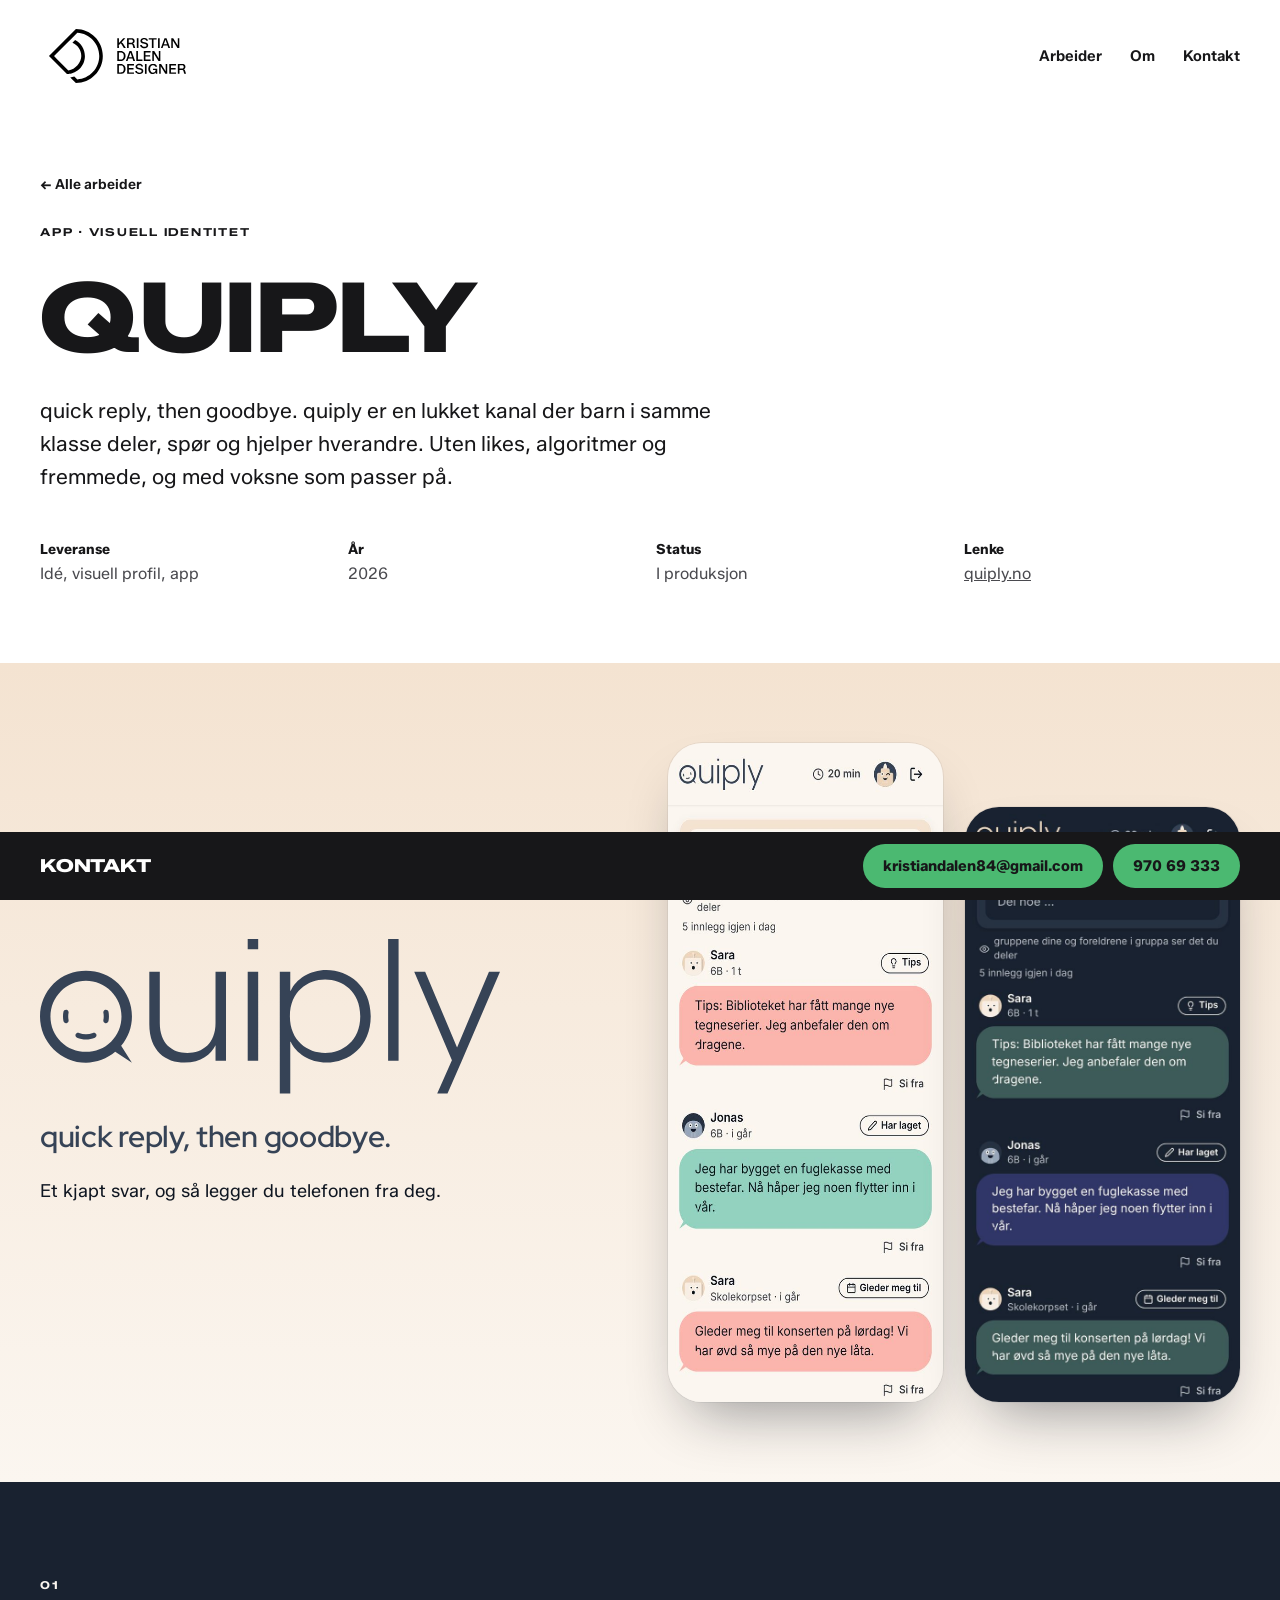
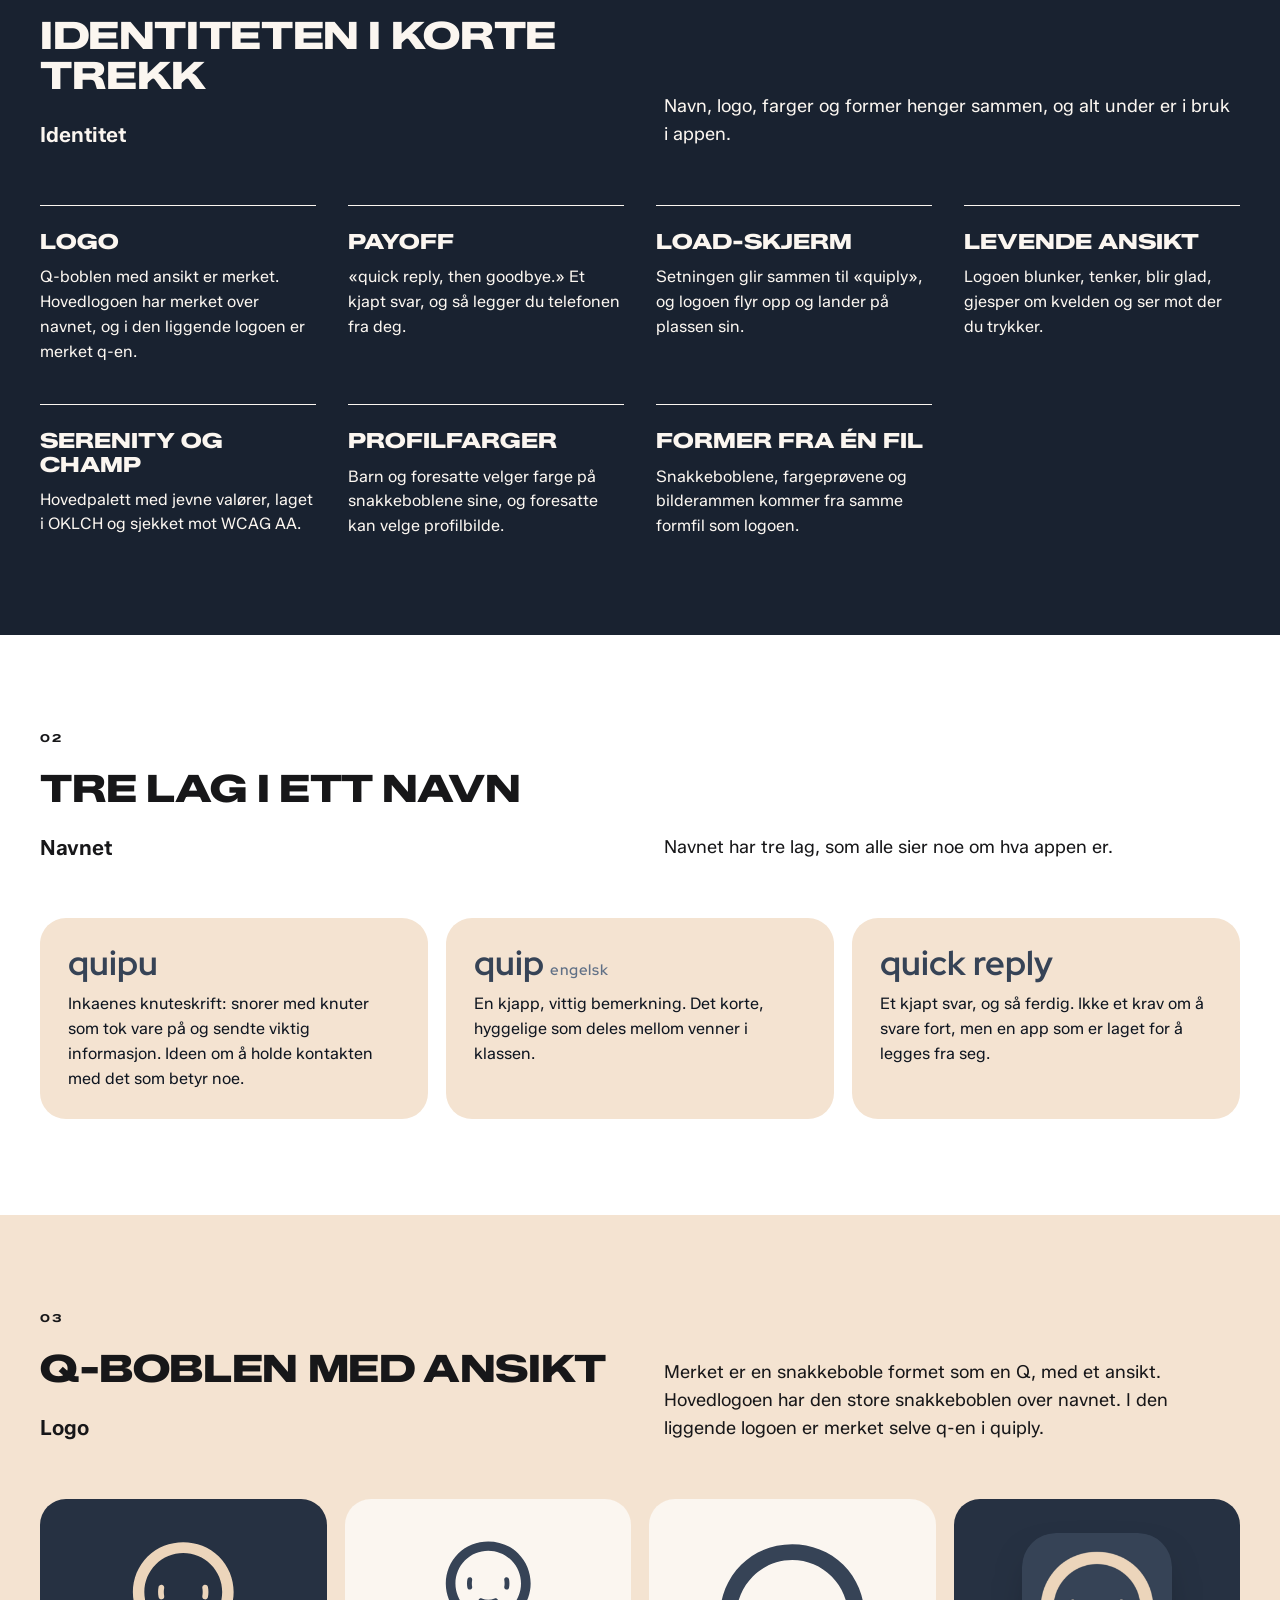
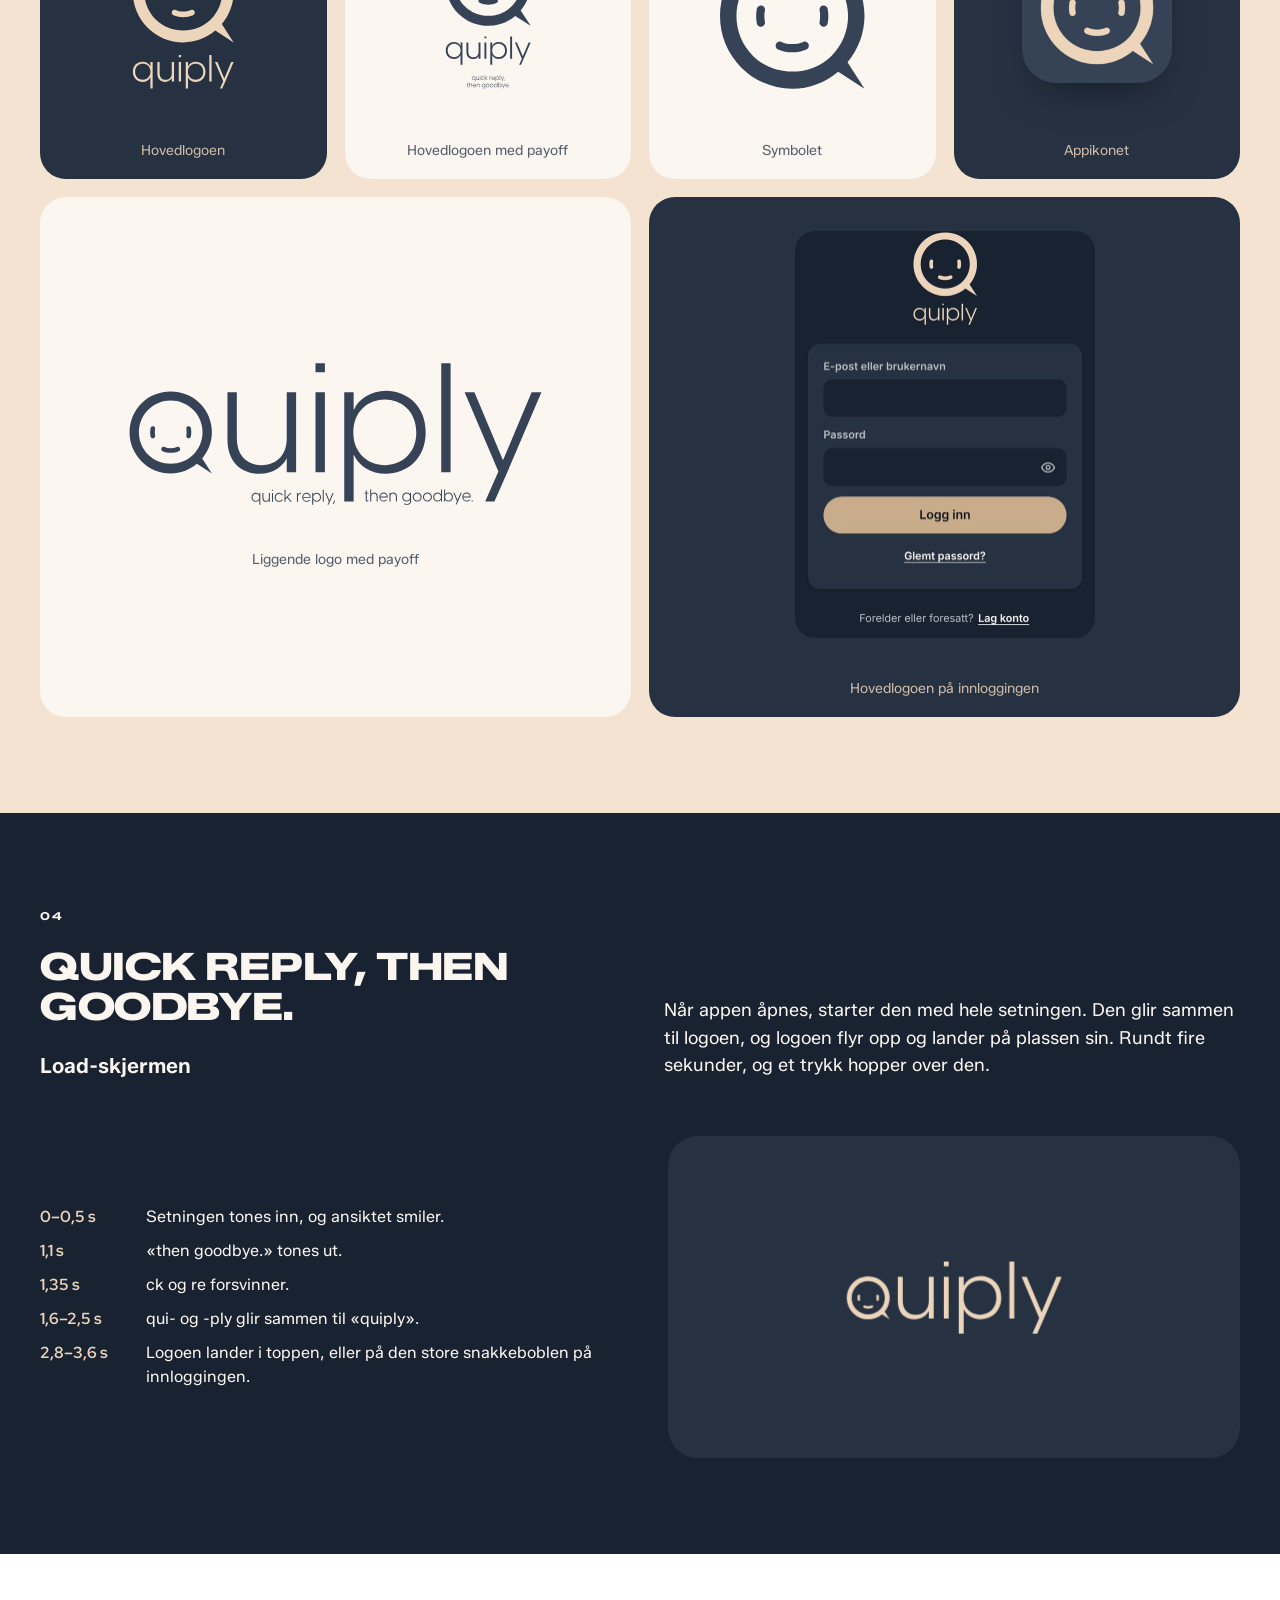
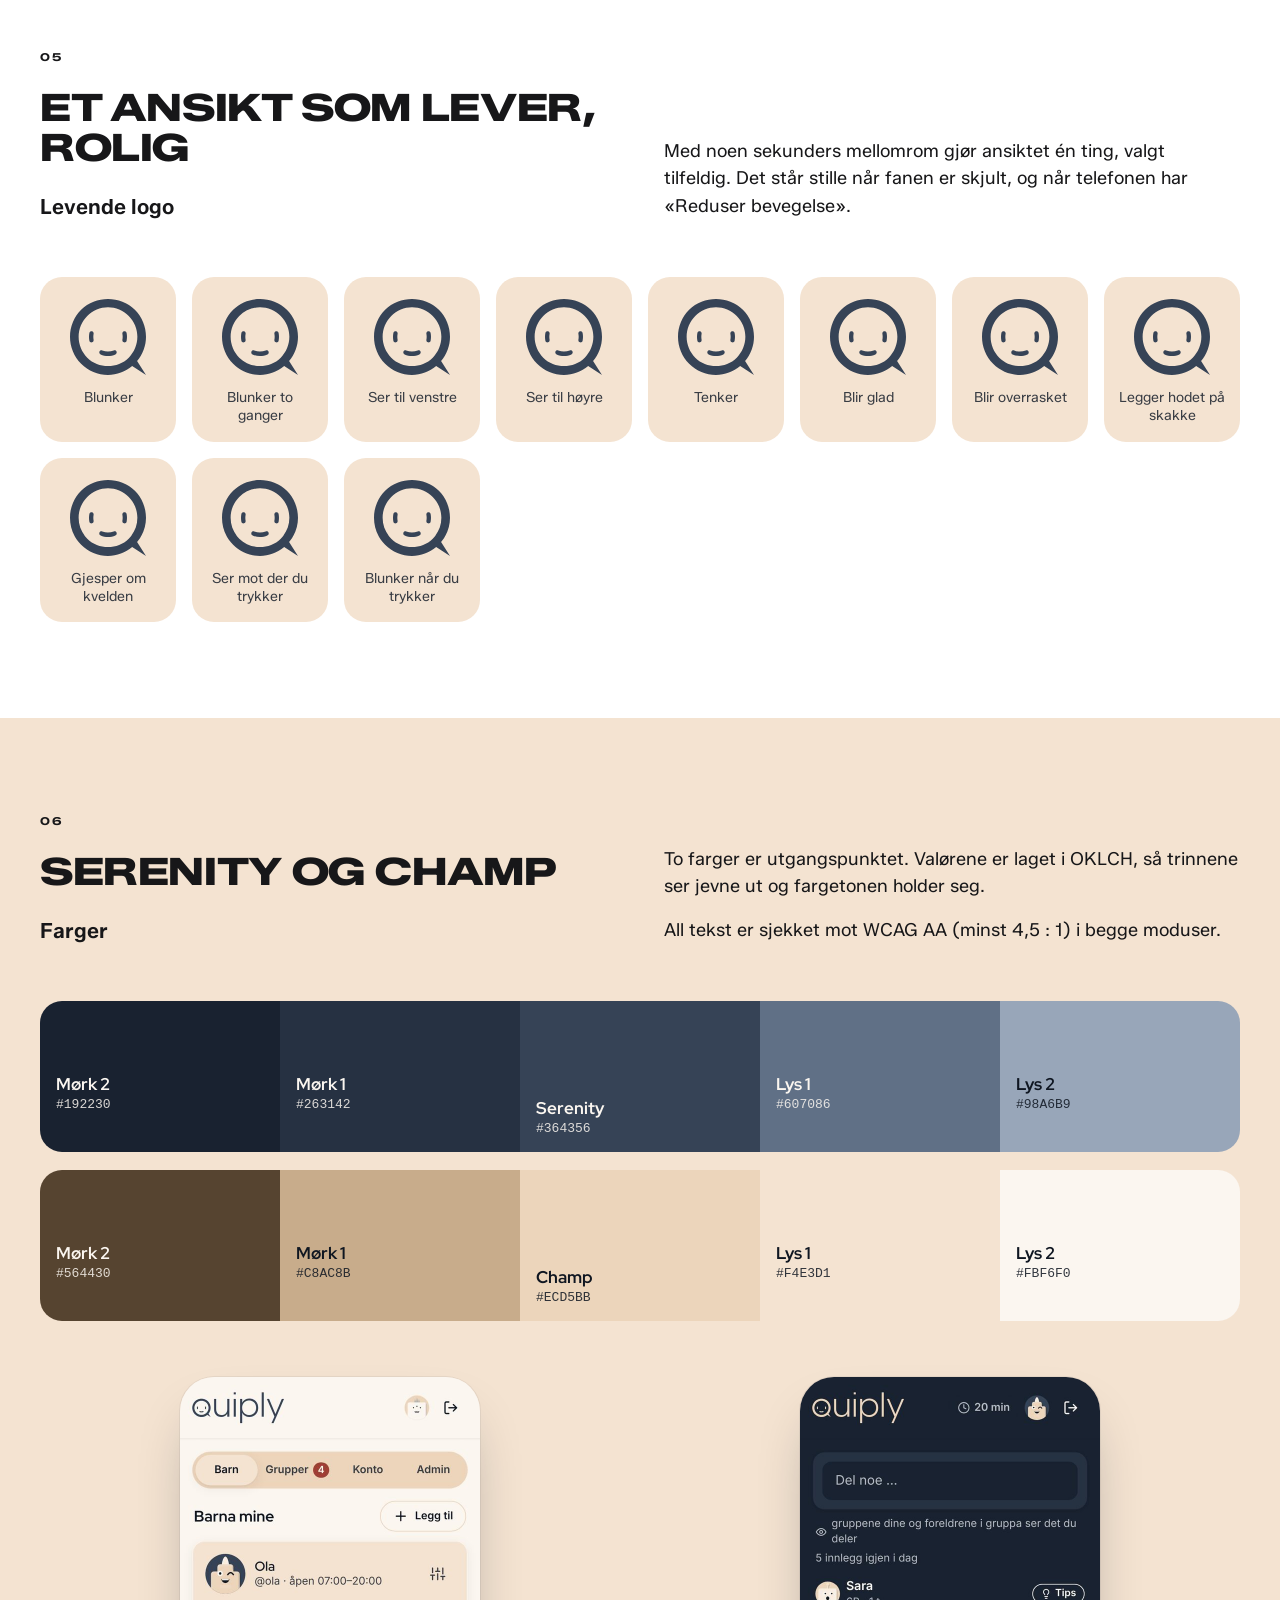
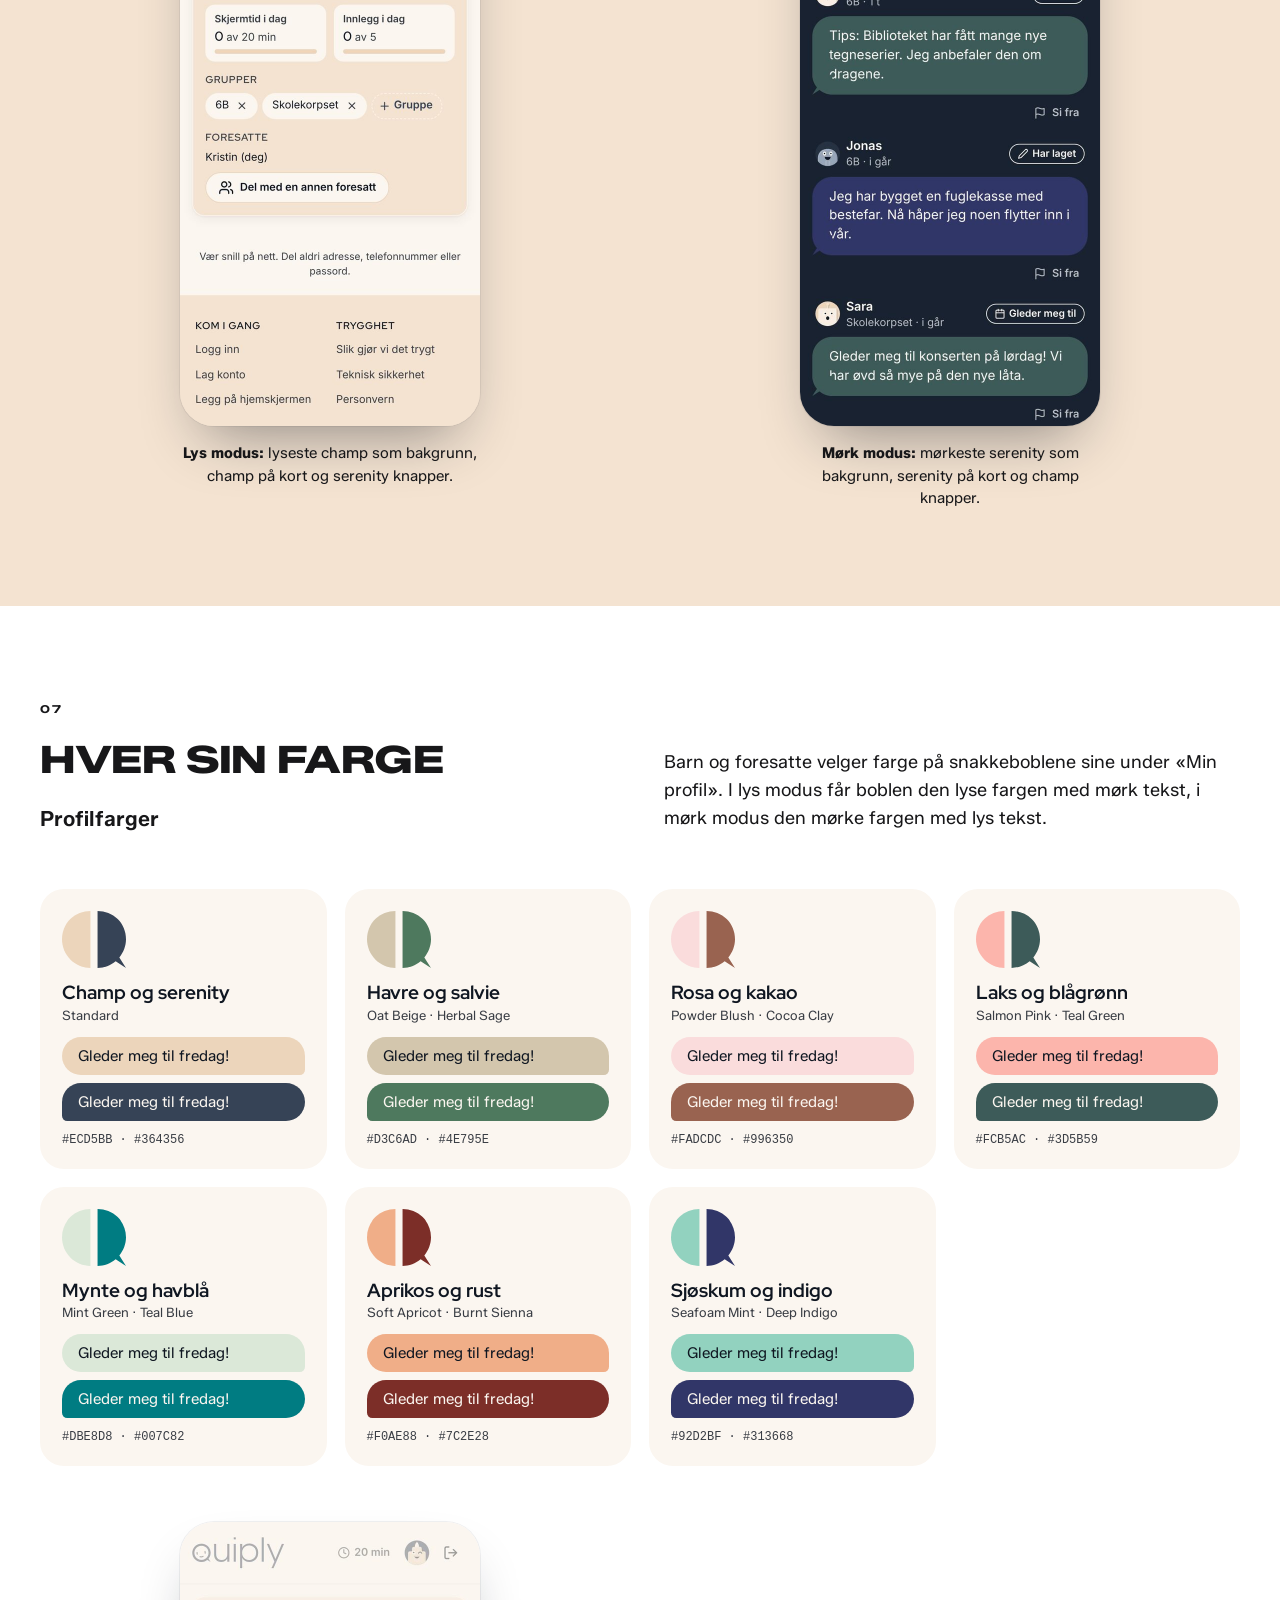
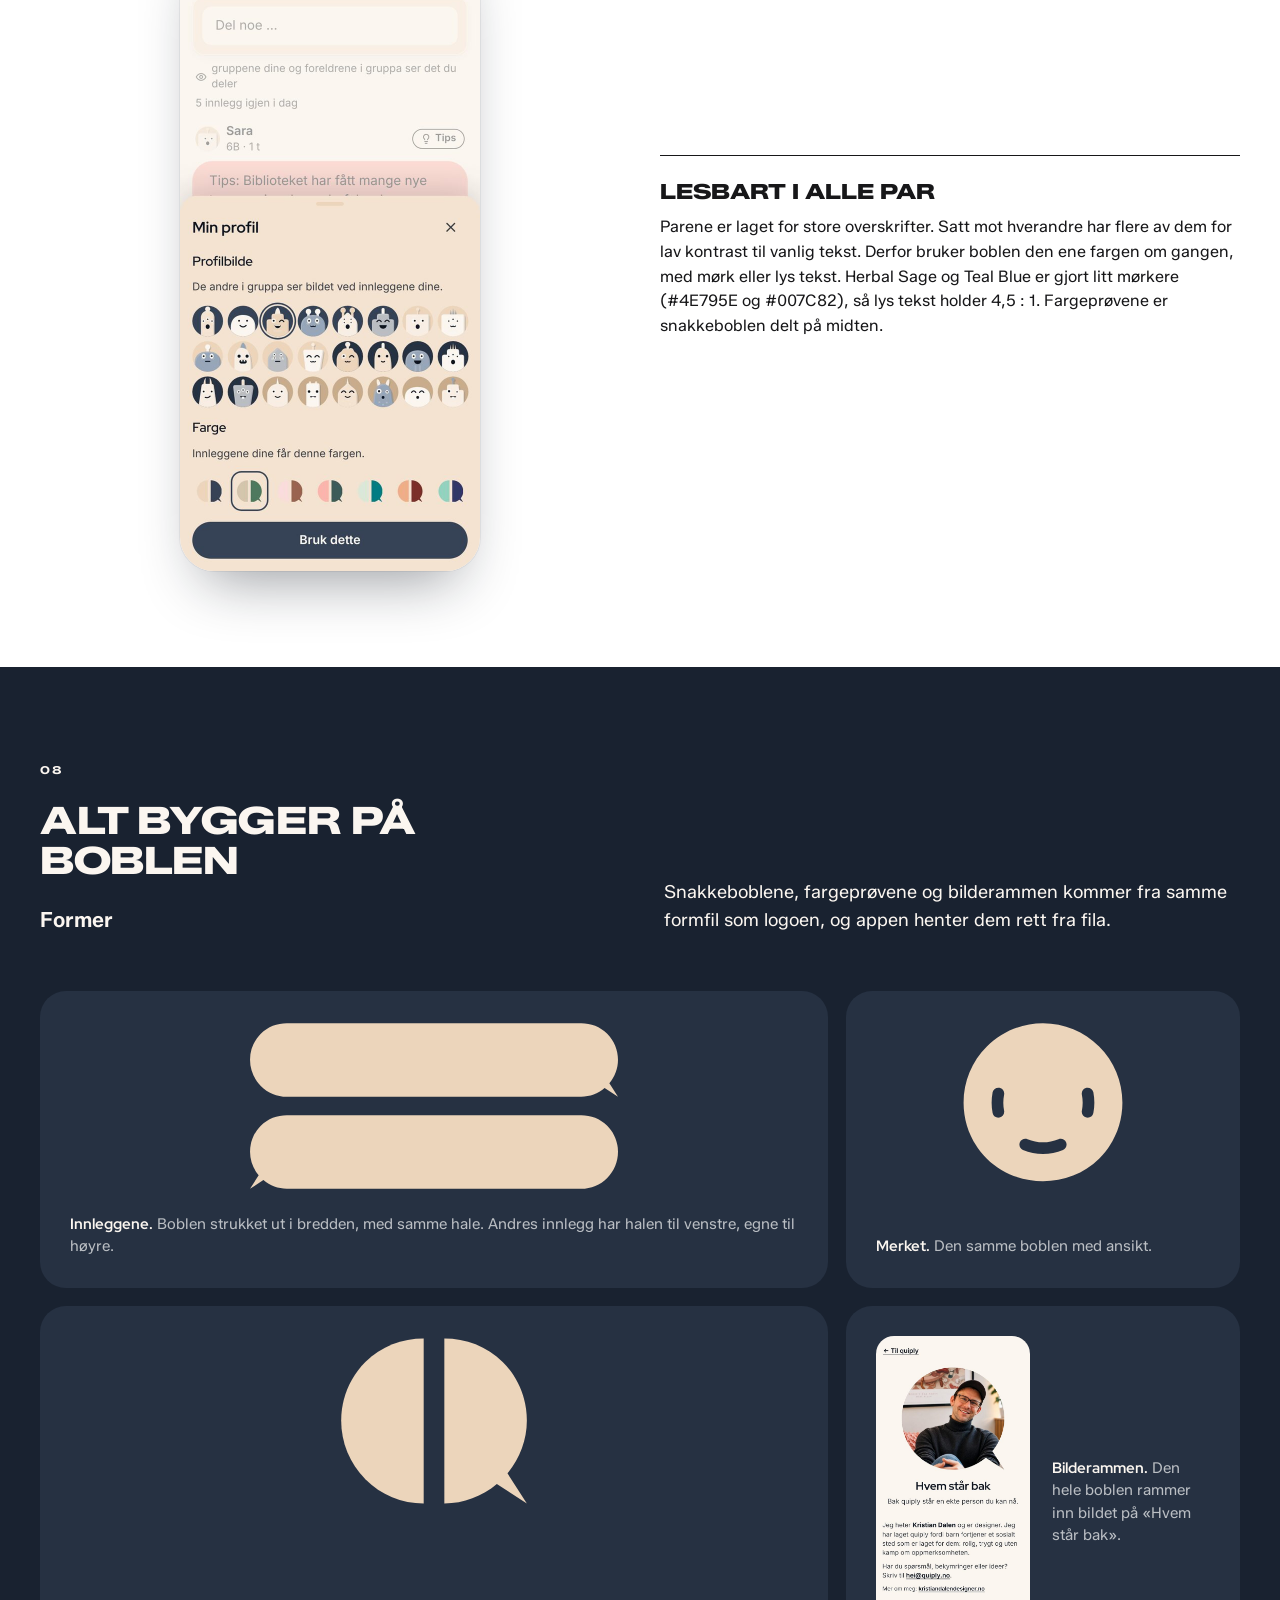
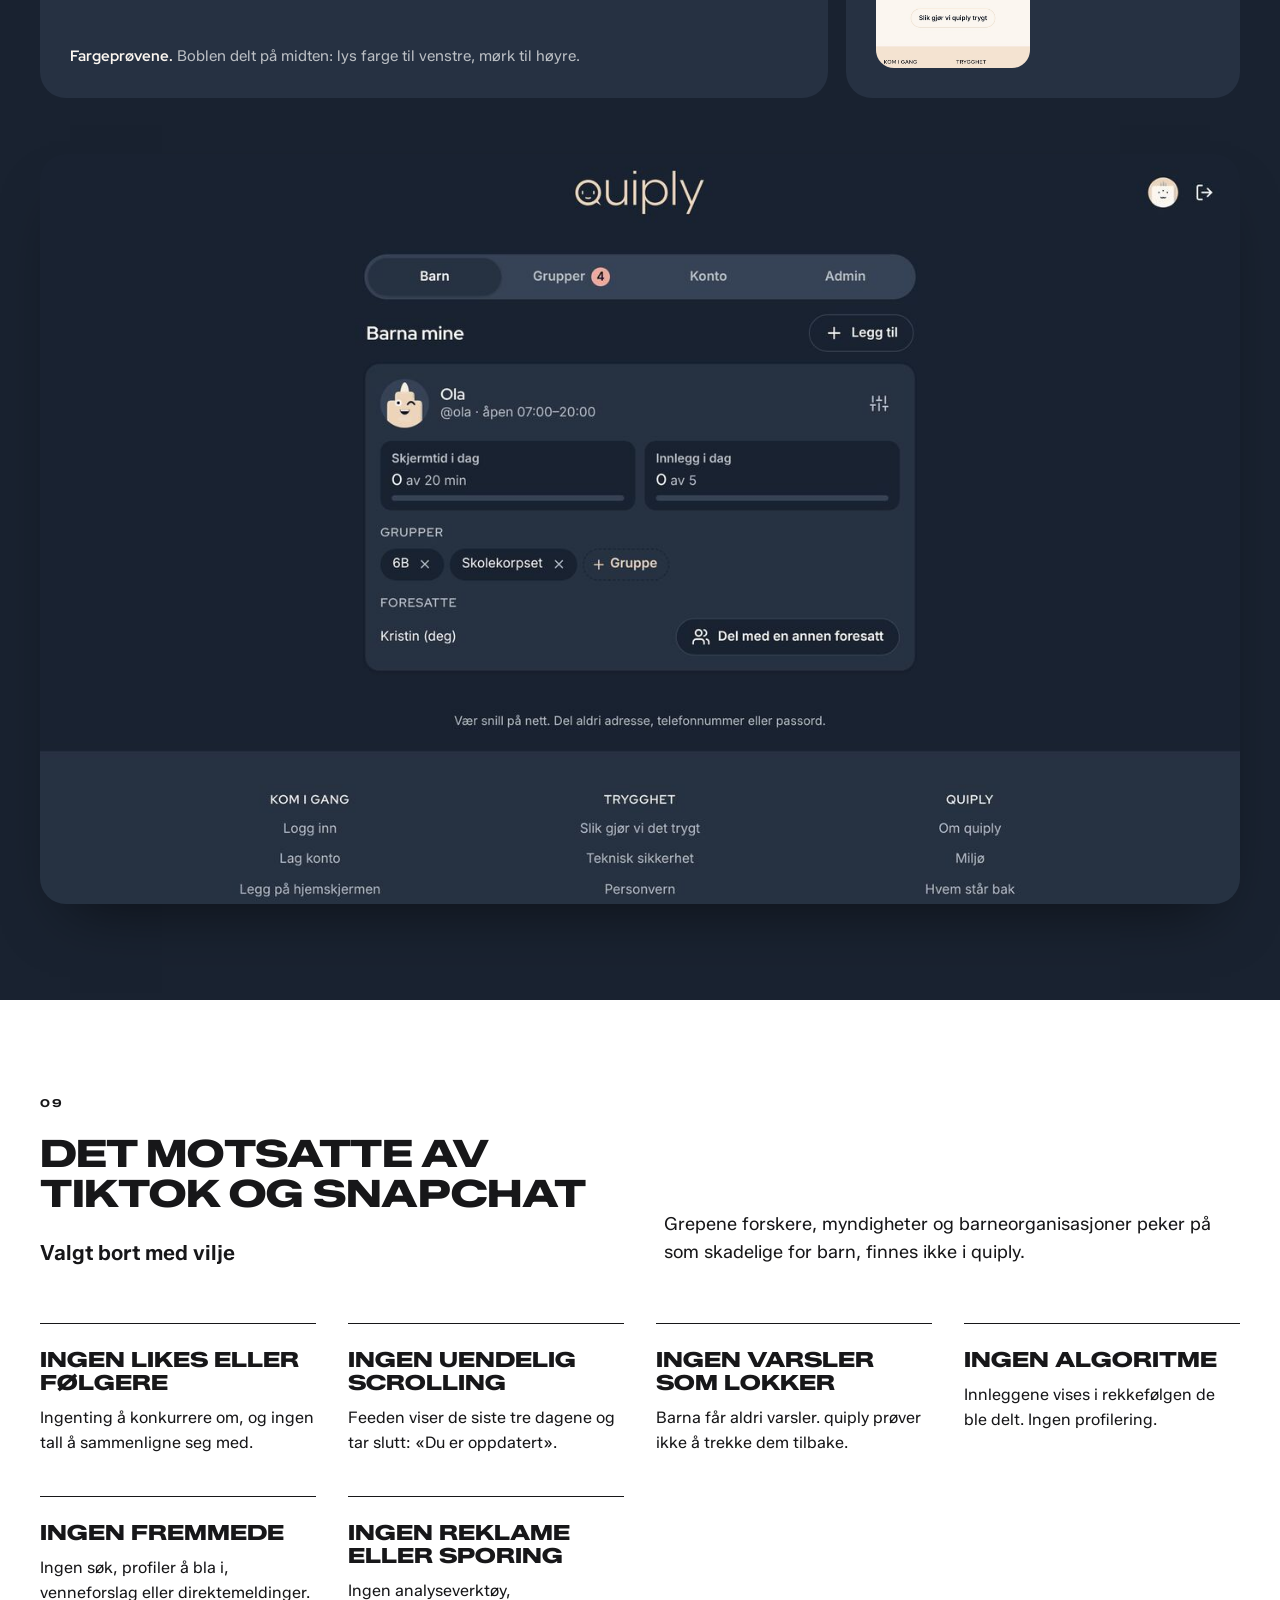
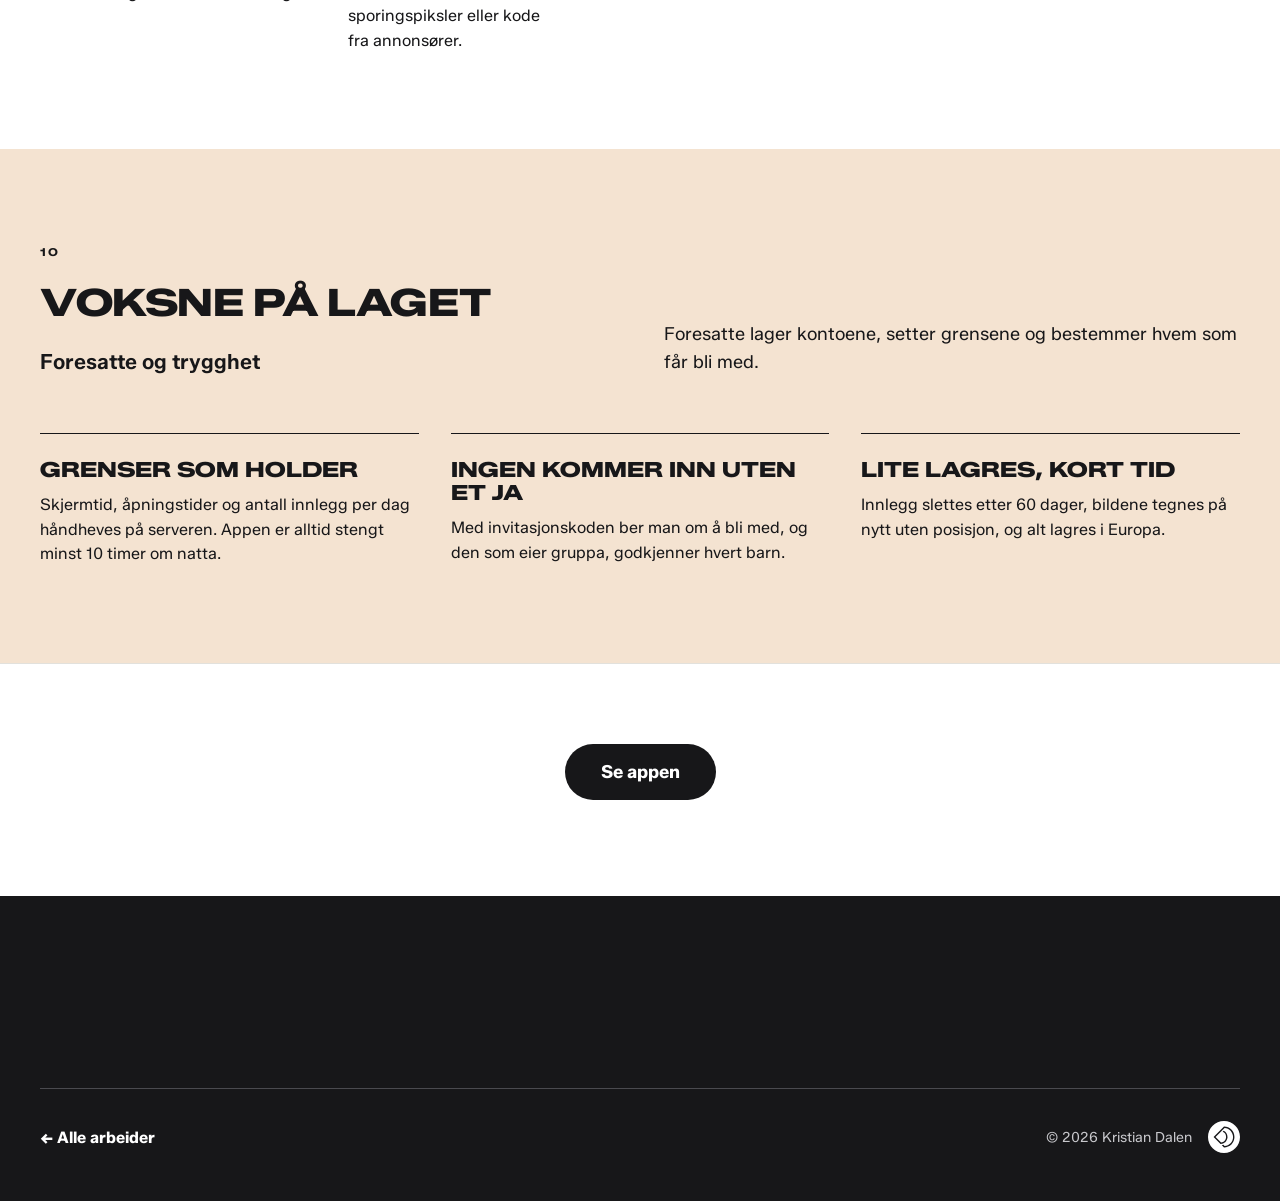
<file: public/quiply.html>
<!DOCTYPE html>
<html lang="no">
<head>
<meta charset="utf-8">
<meta name="color-scheme" content="light dark">
<meta name="viewport" content="width=device-width, initial-scale=1">
<title>quiply – Kristian Dalen</title>
<link rel="icon" href="./favicon.svg" type="image/svg+xml">
<link rel="apple-touch-icon" href="./assets/ikon/apple-touch-icon-gronn.png">
<link rel="manifest" href="./manifest.webmanifest">
<meta name="apple-mobile-web-app-title" content="Kristian Dalen">
<meta name="theme-color" content="#FFFFFF" media="(prefers-color-scheme: light)">
<meta name="theme-color" content="#171719" media="(prefers-color-scheme: dark)">
<link rel="stylesheet" href="./css/site.css">
<link rel="stylesheet" href="./css/quiply.css">
<script src="./js/fit-titles.js" defer></script>
<script src="./js/title-motion.js" defer></script>
<script src="./js/sticky-footer.js" defer></script>
<script src="./js/site.js" defer></script>
<script src="./js/quiply.js" defer></script>
</head>
<body>
<div style="font-family:var(--font-sans);color:var(--ink);background:var(--surface)">
<header style="position:sticky;top:0;z-index:10;background:var(--surface)">
<div data-header="" style="max-width:1200px;margin:0 auto;padding:0 32px;height:112px;display:flex;align-items:center;justify-content:space-between;gap:24px">
<a href="./index.html" style="display:flex;align-items:center;text-decoration:none"><img src="./assets/kdd-logo-sort.svg" alt="Kristian Dalen" data-logo="" style="height:72px;width:auto;display:block"></a>
<button type="button" data-menu-toggle="" aria-expanded="false" aria-controls="meny" aria-label="Meny"><span></span><span></span><span></span></button><nav id="meny" data-nav="" style="display:flex;gap:28px;font-size:15px;font-weight:600"><a href="./index.html#arbeider" style="text-decoration:none">Arbeider</a><a href="./index.html#om" style="text-decoration:none">Om</a><a href="./index.html#kontakt" style="text-decoration:none">Kontakt</a></nav>
</div>
</header>
<section style="max-width:1200px;margin:0 auto;padding:64px 32px 64px;display:flex;flex-direction:column;gap:32px">
<a href="./index.html#arbeider" style="font-size:14px;font-weight:600;text-decoration:none">← Alle arbeider</a>
<div style="font-family:var(--font-display);font-size:11px;font-weight:700;letter-spacing:0.16em;text-transform:uppercase">App · Visuell identitet</div>
<h1 style="font-family:var(--font-display);margin:0;font-size:clamp(44px,7.6vw,104px);font-weight:900;line-height:0.95;letter-spacing:-0.02em;text-transform:uppercase">quiply</h1>
<p style="margin:0;font-size:21px;line-height:1.55;max-width:680px;text-wrap:pretty">quick reply, then goodbye. quiply er en lukket kanal der barn i samme klasse deler, spør og hjelper hverandre. Uten likes, algoritmer og fremmede, og med voksne som passer på.</p>
<div style="display:grid;grid-template-columns:repeat(auto-fit,minmax(min(100%,240px),1fr));gap:0 32px">
<div style="display:flex;flex-direction:column;gap:6px;padding:16px 0"><span style="font-size:14px;font-weight:700">Leveranse</span><span style="font-size:16px;color:var(--ink-muted)">Idé, visuell profil, app</span></div>
<div style="display:flex;flex-direction:column;gap:6px;padding:16px 0"><span style="font-size:14px;font-weight:700">År</span><span style="font-size:16px;color:var(--ink-muted)">2026</span></div>
<div style="display:flex;flex-direction:column;gap:6px;padding:16px 0"><span style="font-size:14px;font-weight:700">Status</span><span style="font-size:16px;color:var(--ink-muted)">I produksjon</span></div>
<div style="display:flex;flex-direction:column;gap:6px;padding:16px 0"><span style="font-size:14px;font-weight:700">Lenke</span><span style="font-size:16px;color:var(--ink-muted)"><a href="https://www.quiply.no" target="_blank" rel="noopener" style="color:var(--ink-muted)">quiply.no</a></span></div>
</div>
</section>
<section class="qp" style="background:linear-gradient(180deg,#F4E3D1 0%,#FBF6F0 100%);color:#0F1621;overflow:hidden" data-fixed=""><div style="max-width:1200px;margin:0 auto;padding:80px 32px;display:grid;grid-template-columns:repeat(auto-fit,minmax(min(100%,420px),1fr));gap:56px;align-items:center"><div style="display:flex;flex-direction:column;gap:24px;min-width:0"><svg class="hero-logo" role="img" aria-label="quiply" style="display:block;width:min(460px,100%);height:auto;color:#364356;overflow:visible" viewBox="0 -345 5003 1679"><g class="mark alive" fill="currentColor"><path fill-rule="evenodd" d="M882.7 817.3C957.4 727.2 1000 616.1 1000 497.6C1000 363.4 948 237.2 853.5 142.2C664.2-47.4 335.8-47.4 146.5 142.2C52 237.2 0 363.4 0 497.6C0 631.7 52 757.9 146.5 852.9C241 947.7 366.4 999.9 500 999.9C618.1 999.9 728.5 957 818.2 882.1L1000 1000ZM227 772C153.9 698.7 113.6 601.1 113.6 497.6C113.6 394 153.9 296.4 227 223.1C300.1 149.8 397 109.4 500 109.4C603 109.4 699.9 149.8 773 223.1C846.1 296.4 886.3 394 886.3 497.6C886.3 601.1 846.1 698.7 773 772C627.2 918.5 372.8 918.5 227 772Z"/><g class="face"><path class="eye eye-left" d="M310.8 458.4C308.3 471.1 306.9 484.2 306.9 497.6C306.9 511.1 308.3 524.2 310.8 536.9C313.9 552.4 303.8 567.4 288.5 570.6C286.5 570.9 284.7 571.1 282.9 571.1C269.5 571.1 257.7 561.7 254.9 548.2C251.7 531.5 250.1 514.6 250.1 497.6C250.1 480.7 251.7 463.7 254.9 447.1C258 431.7 272.3 422.2 288.5 424.6C303.8 427.9 313.9 442.8 310.8 458.4Z"/><path class="eye eye-right" d="M745.1 447.1C748.2 463.7 749.9 480.7 749.9 497.6C749.9 514.6 748.2 531.5 745.1 548.2C742.3 561.7 730.5 571.1 717.1 571.1C715.3 571.1 713.5 570.9 711.5 570.6C696.1 567.4 686.1 552.4 689.2 536.9C691.7 524.2 693.1 511.1 693.1 497.6C693.1 484.2 691.7 471.1 689.2 458.4C686.1 442.8 696.1 427.9 711.5 424.6C728.2 422.4 741.9 431.7 745.1 447.1Z"/><path class="mouth" d="M612.4 691.5C618.7 706 611.8 722.8 597.4 728.9C566.4 742.2 533.7 748.8 500 748.8C466.3 748.8 433.6 742.2 402.6 728.9C388.2 722.8 381.3 706 387.6 691.5C393.7 677.2 410.2 669.7 424.8 676.4C472.5 696.5 527.5 696.5 575.2 676.4C590.1 669.7 606.5 677.2 612.4 691.5Z"/></g></g><path fill="currentColor" d="M2023 980L1909 980L1909 810C1861 906 1753 999 1573 999C1366 999 1189 870 1189 581L1189 10L1303 10L1303 568C1303 790 1435 894 1603 894C1769 894 1909 790 1909 568L1909 10L2023 10ZM2259 10L2373 10L2373 980L2259 980ZM2259-345L2373-345L2373-234L2259-234ZM3101 894C3291 894 3483 764 3483 495C3483 226 3291 96 3101 96C2910 96 2718 228 2718 495C2718 762 2910 894 3101 894ZM2608 10L2722 10L2722 217L2727 217C2783 92 2933-9 3115-9C3358-9 3597 165 3597 495C3597 825 3358 999 3115 999C2933 999 2783 898 2727 773L2722 773L2722 1335L2608 1335ZM3786-345L3900-345L3900 980L3786 980ZM4480 973L4070 10L4189 10L4536 835L4883 10L5003 10L4588 980L4432 1335L4320 1335Z"/></svg><p style="margin:0;font:600 30px/1.2 var(--q-display);color:#364356;letter-spacing:-0.01em">quick reply, then goodbye.</p><p style="margin:0;font-size:18px;line-height:1.55;max-width:44ch">Et kjapt svar, og så legger du telefonen fra deg.</p></div><div style="display:flex;gap:22px;justify-content:center"><img class="phone" src="./assets/quiply/feed-lys.jpg" alt="Feeden til et barn i lys modus, med snakkebobler i profilfarger"><img class="phone" src="./assets/quiply/feed-mork.jpg" alt="Samme feed i mørk modus" style="margin-top:64px"></div></div></section>
<section class="qp" style="background:#192230;color:#FBF6F0" data-fixed=""><div style="max-width:1200px;margin:0 auto;padding:96px 32px;display:flex;flex-direction:column;gap:56px"><div style="display:flex;flex-wrap:wrap;gap:24px 48px;align-items:end"><div style="display:flex;flex-direction:column;gap:24px;flex:1 1 320px;min-width:0"><span style="font-family:var(--font-display);font-size:11px;font-weight:700;letter-spacing:0.16em">01</span><h2 style="font-family:var(--font-display);margin:0;font-size:38px;font-weight:900;line-height:1.05;letter-spacing:-0.01em;text-transform:uppercase">Identiteten i korte trekk</h2><p style="margin:0;font-size:21px;font-weight:600;line-height:1.4">Identitet</p></div><div style="display:flex;flex-direction:column;gap:16px;flex:1 1 320px;min-width:0"><p style="margin:0;font-size:18px;line-height:1.55;text-wrap:pretty">Navn, logo, farger og former henger sammen, og alt under er i bruk i appen.</p></div></div><div style="display:grid;grid-template-columns:repeat(auto-fit,minmax(min(100%,220px),1fr));gap:40px 32px"><div style="display:flex;flex-direction:column;gap:12px;padding-top:24px;border-top:1px solid #FBF6F0"><h3 style="font-family:var(--font-display);margin:0;font-size:21px;font-weight:900;line-height:1.1;text-transform:uppercase">Logo</h3><p style="margin:0;font-size:16px;line-height:1.55;text-wrap:pretty">Q-boblen med ansikt er merket. Hovedlogoen har merket over navnet, og i den liggende logoen er merket q-en.</p></div><div style="display:flex;flex-direction:column;gap:12px;padding-top:24px;border-top:1px solid #FBF6F0"><h3 style="font-family:var(--font-display);margin:0;font-size:21px;font-weight:900;line-height:1.1;text-transform:uppercase">Payoff</h3><p style="margin:0;font-size:16px;line-height:1.55;text-wrap:pretty">«quick reply, then goodbye.» Et kjapt svar, og så legger du telefonen fra deg.</p></div><div style="display:flex;flex-direction:column;gap:12px;padding-top:24px;border-top:1px solid #FBF6F0"><h3 style="font-family:var(--font-display);margin:0;font-size:21px;font-weight:900;line-height:1.1;text-transform:uppercase">Load-skjerm</h3><p style="margin:0;font-size:16px;line-height:1.55;text-wrap:pretty">Setningen glir sammen til «quiply», og logoen flyr opp og lander på plassen sin.</p></div><div style="display:flex;flex-direction:column;gap:12px;padding-top:24px;border-top:1px solid #FBF6F0"><h3 style="font-family:var(--font-display);margin:0;font-size:21px;font-weight:900;line-height:1.1;text-transform:uppercase">Levende ansikt</h3><p style="margin:0;font-size:16px;line-height:1.55;text-wrap:pretty">Logoen blunker, tenker, blir glad, gjesper om kvelden og ser mot der du trykker.</p></div><div style="display:flex;flex-direction:column;gap:12px;padding-top:24px;border-top:1px solid #FBF6F0"><h3 style="font-family:var(--font-display);margin:0;font-size:21px;font-weight:900;line-height:1.1;text-transform:uppercase">Serenity og Champ</h3><p style="margin:0;font-size:16px;line-height:1.55;text-wrap:pretty">Hovedpalett med jevne valører, laget i OKLCH og sjekket mot WCAG AA.</p></div><div style="display:flex;flex-direction:column;gap:12px;padding-top:24px;border-top:1px solid #FBF6F0"><h3 style="font-family:var(--font-display);margin:0;font-size:21px;font-weight:900;line-height:1.1;text-transform:uppercase">Profilfarger</h3><p style="margin:0;font-size:16px;line-height:1.55;text-wrap:pretty">Barn og foresatte velger farge på snakkeboblene sine, og foresatte kan velge profilbilde.</p></div><div style="display:flex;flex-direction:column;gap:12px;padding-top:24px;border-top:1px solid #FBF6F0"><h3 style="font-family:var(--font-display);margin:0;font-size:21px;font-weight:900;line-height:1.1;text-transform:uppercase">Former fra én fil</h3><p style="margin:0;font-size:16px;line-height:1.55;text-wrap:pretty">Snakkeboblene, fargeprøvene og bilderammen kommer fra samme formfil som logoen.</p></div></div></div></section>
<section class="qp"><div style="max-width:1200px;margin:0 auto;padding:96px 32px;display:flex;flex-direction:column;gap:56px"><div style="display:flex;flex-wrap:wrap;gap:24px 48px;align-items:end"><div style="display:flex;flex-direction:column;gap:24px;flex:1 1 320px;min-width:0"><span style="font-family:var(--font-display);font-size:11px;font-weight:700;letter-spacing:0.16em">02</span><h2 style="font-family:var(--font-display);margin:0;font-size:38px;font-weight:900;line-height:1.05;letter-spacing:-0.01em;text-transform:uppercase">Tre lag i ett navn</h2><p style="margin:0;font-size:21px;font-weight:600;line-height:1.4">Navnet</p></div><div style="display:flex;flex-direction:column;gap:16px;flex:1 1 320px;min-width:0"><p style="margin:0;font-size:18px;line-height:1.55;text-wrap:pretty">Navnet har tre lag, som alle sier noe om hva appen er.</p></div></div><div class="name-cards">
      <div class="name-card"><div class="word">quipu</div><p>Inkaenes knuteskrift: snorer med knuter som tok vare på og sendte viktig informasjon. Ideen om å holde kontakten med det som betyr noe.</p></div>
      <div class="name-card"><div class="word">quip<small>engelsk</small></div><p>En kjapp, vittig bemerkning. Det korte, hyggelige som deles mellom venner i klassen.</p></div>
      <div class="name-card"><div class="word">quick reply</div><p>Et kjapt svar, og så ferdig. Ikke et krav om å svare fort, men en app som er laget for å legges fra seg.</p></div>
    </div></div></section>
<section class="qp" style="background:#F4E3D1" data-fixed=""><div style="max-width:1200px;margin:0 auto;padding:96px 32px;display:flex;flex-direction:column;gap:56px"><div style="display:flex;flex-wrap:wrap;gap:24px 48px;align-items:end"><div style="display:flex;flex-direction:column;gap:24px;flex:1 1 320px;min-width:0"><span style="font-family:var(--font-display);font-size:11px;font-weight:700;letter-spacing:0.16em">03</span><h2 style="font-family:var(--font-display);margin:0;font-size:38px;font-weight:900;line-height:1.05;letter-spacing:-0.01em;text-transform:uppercase">Q-boblen med ansikt</h2><p style="margin:0;font-size:21px;font-weight:600;line-height:1.4">Logo</p></div><div style="display:flex;flex-direction:column;gap:16px;flex:1 1 320px;min-width:0"><p style="margin:0;font-size:18px;line-height:1.55;text-wrap:pretty">Merket er en snakkeboble formet som en Q, med et ansikt. Hovedlogoen har den store snakkeboblen over navnet. I den liggende logoen er merket selve q-en i quiply.</p></div></div><div class="logos">
      <div class="logo-tile d"><svg class="v-stack" viewBox="424.0 157.5 149.6 218.5" role="img" aria-hidden="true"><path fill="currentColor" d="M 443.550781 357.972656 C 448.75 357.972656 454 354.355469 454 347.070312 C 454 339.78125 448.75 336.164062 443.550781 336.164062 C 438.359375 336.164062 433.109375 339.726562 433.109375 347.070312 C 433.109375 354.40625 438.359375 357.972656 443.550781 357.972656 M 453.902344 370 L 453.902344 354.664062 L 453.75 354.664062 C 452.214844 358.078125 448.144531 360.828125 443.144531 360.828125 C 436.523438 360.828125 430 356.089844 430 347.070312 C 430 338.046875 436.523438 333.308594 443.144531 333.308594 C 448.144531 333.308594 452.214844 336.058594 453.75 339.476562 L 453.902344 339.476562 L 453.902344 333.820312 L 457.007812 333.820312 L 457.007812 370 Z M 453.902344 370 "/><path fill="currentColor" d="M 486.226562 360.320312 L 483.121094 360.320312 L 483.121094 355.679688 C 481.796875 358.28125 478.839844 360.828125 473.949219 360.828125 C 468.289062 360.828125 463.449219 357.3125 463.449219 349.414062 L 463.449219 333.820312 L 466.558594 333.820312 L 466.558594 349.058594 C 466.558594 355.121094 470.175781 357.972656 474.761719 357.972656 C 479.296875 357.972656 483.121094 355.121094 483.121094 349.058594 L 483.121094 333.820312 L 486.226562 333.820312 Z M 486.226562 360.320312 "/><path fill="currentColor" d="M 492.667969 333.820312 L 495.777344 333.820312 L 495.777344 360.320312 L 492.667969 360.320312 Z M 492.667969 324.132812 L 495.777344 324.132812 L 495.777344 327.140625 L 492.667969 327.140625 Z M 492.667969 324.132812 "/><path fill="currentColor" d="M 515.65625 357.972656 C 520.855469 357.972656 526.105469 354.40625 526.105469 347.070312 C 526.105469 339.726562 520.855469 336.164062 515.65625 336.164062 C 510.457031 336.164062 505.207031 339.78125 505.207031 347.070312 C 505.207031 354.355469 510.457031 357.972656 515.65625 357.972656 M 502.203125 333.820312 L 505.3125 333.820312 L 505.3125 339.476562 L 505.464844 339.476562 C 506.992188 336.058594 511.070312 333.308594 516.0625 333.308594 C 522.691406 333.308594 529.214844 338.046875 529.214844 347.070312 C 529.214844 356.089844 522.691406 360.828125 516.0625 360.828125 C 511.070312 360.828125 506.992188 358.078125 505.464844 354.664062 L 505.3125 354.664062 L 505.3125 370 L 502.203125 370 Z M 502.203125 333.820312 "/><path fill="currentColor" d="M 534.375 324.132812 L 537.484375 324.132812 L 537.484375 360.320312 L 534.375 360.320312 Z M 534.375 324.132812 "/><path fill="currentColor" d="M 553.339844 360.117188 L 542.128906 333.820312 L 545.386719 333.820312 L 554.867188 356.34375 L 564.347656 333.820312 L 567.609375 333.820312 L 556.292969 360.320312 L 552.011719 370 L 548.957031 370 Z M 553.339844 360.117188 "/><path fill="currentColor" d="M 532.527344 231.226562 C 532.96875 233.503906 533.195312 235.828125 533.195312 238.144531 C 533.195312 240.46875 532.96875 242.789062 532.527344 245.066406 C 532.152344 246.925781 530.519531 248.203125 528.679688 248.203125 C 528.429688 248.203125 528.179688 248.183594 527.90625 248.140625 C 525.796875 247.703125 524.414062 245.652344 524.832031 243.519531 C 525.191406 241.785156 525.378906 239.984375 525.378906 238.144531 C 525.378906 236.304688 525.191406 234.507812 524.832031 232.773438 C 524.414062 230.640625 525.796875 228.59375 527.90625 228.152344 C 530.207031 227.839844 532.089844 229.113281 532.527344 231.226562 M 472.777344 232.773438 C 472.417969 234.507812 472.230469 236.304688 472.230469 238.144531 C 472.230469 239.984375 472.417969 241.785156 472.777344 243.519531 C 473.195312 245.652344 471.8125 247.703125 469.703125 248.140625 C 469.429688 248.183594 469.179688 248.203125 468.929688 248.203125 C 467.089844 248.203125 465.457031 246.925781 465.082031 245.066406 C 464.644531 242.789062 464.414062 240.46875 464.414062 238.144531 C 464.414062 235.828125 464.644531 233.503906 465.082031 231.226562 C 465.5 229.113281 467.464844 227.816406 469.703125 228.152344 C 471.8125 228.59375 473.195312 230.640625 472.777344 232.773438 M 514.277344 264.699219 C 515.132812 266.683594 514.191406 268.984375 512.207031 269.820312 C 507.941406 271.640625 503.445312 272.539062 498.804688 272.539062 C 494.164062 272.539062 489.667969 271.640625 485.402344 269.820312 C 483.417969 268.984375 482.476562 266.683594 483.332031 264.699219 C 484.167969 262.734375 486.449219 261.707031 488.457031 262.628906 C 495.019531 265.386719 502.589844 265.386719 509.152344 262.628906 C 511.203125 261.707031 513.460938 262.734375 514.277344 264.699219 M 461.234375 275.714844 C 451.179688 265.679688 445.636719 252.320312 445.636719 238.144531 C 445.636719 223.949219 451.179688 210.589844 461.234375 200.554688 C 471.289062 190.519531 484.628906 184.980469 498.804688 184.980469 C 512.980469 184.980469 526.320312 190.519531 536.375 200.554688 C 546.429688 210.589844 551.972656 223.949219 551.972656 238.144531 C 551.972656 252.320312 546.429688 265.679688 536.375 275.714844 C 516.304688 295.789062 481.304688 295.789062 461.234375 275.714844 M 551.460938 281.921875 C 561.742188 269.585938 567.609375 254.375 567.609375 238.144531 C 567.609375 219.769531 560.460938 202.480469 547.457031 189.476562 C 521.40625 163.507812 476.203125 163.507812 450.152344 189.476562 C 437.148438 202.480469 430 219.769531 430 238.144531 C 430 256.503906 437.148438 273.792969 450.152344 286.796875 C 463.160156 299.78125 480.429688 306.929688 498.804688 306.929688 C 515.050781 306.929688 530.25 301.0625 542.585938 290.796875 L 567.609375 306.941406 Z M 551.460938 281.921875 "/></svg><p class="cap">Hovedlogoen</p></div>
      <div class="logo-tile l"><svg class="v-stackpay" viewBox="663.1 158.6 127.3 217.4" role="img" aria-hidden="true"><path fill="currentColor" d="M 772.40625 329.308594 L 763.007812 307.273438 L 765.742188 307.273438 L 773.683594 326.144531 L 781.628906 307.273438 L 784.363281 307.273438 L 774.878906 329.476562 L 771.292969 337.589844 L 768.734375 337.589844 Z M 756.511719 299.15625 L 759.117188 299.15625 L 759.117188 329.476562 L 756.511719 329.476562 Z M 740.828125 327.511719 C 745.183594 327.511719 749.582031 324.523438 749.582031 318.375 C 749.582031 312.222656 745.183594 309.238281 740.828125 309.238281 C 736.472656 309.238281 732.074219 312.269531 732.074219 318.375 C 732.074219 324.480469 736.472656 327.511719 740.828125 327.511719 M 729.554688 307.273438 L 732.160156 307.273438 L 732.160156 312.011719 L 732.289062 312.011719 C 733.566406 309.148438 736.984375 306.84375 741.167969 306.84375 C 746.722656 306.84375 752.1875 310.816406 752.1875 318.375 C 752.1875 325.933594 746.722656 329.90625 741.167969 329.90625 C 736.984375 329.90625 733.566406 327.601562 732.289062 324.738281 L 732.160156 324.738281 L 732.160156 337.589844 L 729.554688 337.589844 Z M 721.566406 307.273438 L 724.167969 307.273438 L 724.167969 329.476562 L 721.566406 329.476562 Z M 721.566406 299.15625 L 724.167969 299.15625 L 724.167969 301.675781 L 721.566406 301.675781 Z M 716.167969 329.476562 L 713.5625 329.476562 L 713.5625 325.589844 C 712.453125 327.769531 709.976562 329.90625 705.878906 329.90625 C 701.136719 329.90625 697.082031 326.957031 697.082031 320.339844 L 697.082031 307.273438 L 699.6875 307.273438 L 699.6875 320.039062 C 699.6875 325.121094 702.71875 327.511719 706.558594 327.511719 C 710.363281 327.511719 713.5625 325.121094 713.5625 320.039062 L 713.5625 307.273438 L 716.167969 307.273438 Z M 680.410156 327.511719 C 684.765625 327.511719 689.164062 324.480469 689.164062 318.375 C 689.164062 312.269531 684.765625 309.238281 680.410156 309.238281 C 676.054688 309.238281 671.65625 312.222656 671.65625 318.375 C 671.65625 324.523438 676.054688 327.511719 680.410156 327.511719 M 689.082031 337.589844 L 689.082031 324.738281 L 688.953125 324.738281 C 687.667969 327.601562 684.253906 329.90625 680.070312 329.90625 C 674.519531 329.90625 669.050781 325.933594 669.050781 318.375 C 669.050781 310.816406 674.519531 306.84375 680.070312 306.84375 C 684.253906 306.84375 687.667969 309.148438 688.953125 312.011719 L 689.082031 312.011719 L 689.082031 307.273438 L 691.683594 307.273438 L 691.683594 337.589844 Z M 689.082031 337.589844 "/><path fill="currentColor" d="M 754.964844 221.304688 C 755.332031 223.214844 755.527344 225.160156 755.527344 227.101562 C 755.527344 229.046875 755.332031 230.992188 754.964844 232.902344 C 754.652344 234.460938 753.285156 235.53125 751.742188 235.53125 C 751.53125 235.53125 751.320312 235.511719 751.09375 235.476562 C 749.324219 235.109375 748.167969 233.390625 748.519531 231.605469 C 748.816406 230.152344 748.972656 228.644531 748.972656 227.101562 C 748.972656 225.5625 748.816406 224.054688 748.519531 222.601562 C 748.167969 220.8125 749.324219 219.097656 751.09375 218.730469 C 753.019531 218.464844 754.597656 219.535156 754.964844 221.304688 M 704.898438 222.601562 C 704.597656 224.054688 704.441406 225.5625 704.441406 227.101562 C 704.441406 228.644531 704.597656 230.152344 704.898438 231.605469 C 705.246094 233.390625 704.089844 235.109375 702.320312 235.476562 C 702.09375 235.511719 701.882812 235.53125 701.671875 235.53125 C 700.132812 235.53125 698.765625 234.460938 698.449219 232.902344 C 698.082031 230.992188 697.886719 229.046875 697.886719 227.101562 C 697.886719 225.160156 698.082031 223.214844 698.449219 221.304688 C 698.800781 219.535156 700.445312 218.449219 702.320312 218.730469 C 704.089844 219.097656 705.246094 220.8125 704.898438 222.601562 M 739.671875 249.351562 C 740.390625 251.015625 739.601562 252.945312 737.9375 253.644531 C 734.363281 255.167969 730.597656 255.921875 726.707031 255.921875 C 722.820312 255.921875 719.050781 255.167969 715.476562 253.644531 C 713.8125 252.945312 713.027344 251.015625 713.742188 249.351562 C 714.445312 247.707031 716.355469 246.847656 718.035156 247.617188 C 723.535156 249.929688 729.878906 249.929688 735.378906 247.617188 C 737.097656 246.847656 738.988281 247.707031 739.671875 249.351562 M 695.226562 258.585938 C 686.800781 250.175781 682.15625 238.980469 682.15625 227.101562 C 682.15625 215.207031 686.800781 204.011719 695.226562 195.605469 C 703.652344 187.195312 714.828125 182.550781 726.707031 182.550781 C 738.585938 182.550781 749.761719 187.195312 758.191406 195.605469 C 766.617188 204.011719 771.257812 215.207031 771.257812 227.101562 C 771.257812 238.980469 766.617188 250.175781 758.191406 258.585938 C 741.371094 275.402344 712.042969 275.402344 695.226562 258.585938 M 770.832031 263.785156 C 779.445312 253.449219 784.363281 240.703125 784.363281 227.101562 C 784.363281 211.703125 778.371094 197.214844 767.472656 186.320312 C 745.644531 164.558594 707.769531 164.558594 685.941406 186.320312 C 675.042969 197.214844 669.050781 211.703125 669.050781 227.101562 C 669.050781 242.484375 675.042969 256.972656 685.941406 267.871094 C 696.835938 278.75 711.308594 284.742188 726.707031 284.742188 C 740.320312 284.742188 753.058594 279.824219 763.394531 271.21875 L 784.363281 284.75 Z M 770.832031 263.785156 "/><path fill="currentColor" d="M 754.859375 367.902344 C 754.859375 367.714844 754.992188 367.566406 755.199219 367.566406 C 755.402344 367.566406 755.535156 367.714844 755.535156 367.902344 C 755.535156 368.089844 755.402344 368.242188 755.199219 368.242188 C 754.992188 368.242188 754.859375 368.089844 754.859375 367.902344 M 753.945312 365.601562 C 753.917969 364.515625 753.109375 363.921875 752.230469 363.921875 C 751.375 363.921875 750.558594 364.5 750.460938 365.601562 Z M 749.945312 365.832031 C 749.945312 364.285156 751.074219 363.441406 752.230469 363.441406 C 753.402344 363.441406 754.582031 364.296875 754.433594 366.035156 L 750.460938 366.035156 C 750.550781 367.15625 751.382812 367.761719 752.355469 367.761719 C 752.941406 367.761719 753.480469 367.539062 753.820312 367.140625 L 754.105469 367.433594 C 753.6875 367.945312 753.011719 368.242188 752.292969 368.242188 C 751.066406 368.242188 749.945312 367.386719 749.945312 365.832031 M 747.136719 368.117188 L 745.183594 363.53125 L 745.75 363.53125 L 747.402344 367.460938 L 749.058594 363.53125 L 749.625 363.53125 L 747.652344 368.152344 L 746.90625 369.839844 L 746.371094 369.839844 Z M 742.585938 367.742188 C 743.492188 367.742188 744.410156 367.121094 744.410156 365.839844 C 744.410156 364.5625 743.492188 363.941406 742.585938 363.941406 C 741.679688 363.941406 740.765625 364.570312 740.765625 365.839844 C 740.765625 367.113281 741.679688 367.742188 742.585938 367.742188 M 740.785156 361.84375 L 740.785156 364.515625 L 740.808594 364.515625 C 741.078125 363.921875 741.789062 363.441406 742.660156 363.441406 C 743.8125 363.441406 744.949219 364.269531 744.949219 365.839844 C 744.949219 367.414062 743.8125 368.242188 742.660156 368.242188 C 741.789062 368.242188 741.078125 367.761719 740.808594 367.164062 L 740.785156 367.164062 L 740.785156 368.152344 L 740.242188 368.152344 L 740.242188 361.84375 Z M 736.777344 367.742188 C 737.683594 367.742188 738.597656 367.113281 738.597656 365.839844 C 738.597656 364.570312 737.683594 363.941406 736.777344 363.941406 C 735.871094 363.941406 734.953125 364.5625 734.953125 365.839844 C 734.953125 367.121094 735.871094 367.742188 736.777344 367.742188 M 738.578125 368.152344 L 738.578125 367.164062 L 738.550781 367.164062 C 738.285156 367.761719 737.574219 368.242188 736.703125 368.242188 C 735.550781 368.242188 734.410156 367.414062 734.410156 365.839844 C 734.410156 364.269531 735.550781 363.441406 736.703125 363.441406 C 737.574219 363.441406 738.285156 363.921875 738.550781 364.515625 L 738.578125 364.515625 L 738.578125 361.84375 L 739.121094 361.84375 L 739.121094 368.152344 Z M 731.355469 367.742188 C 732.289062 367.742188 733.195312 367.066406 733.195312 365.839844 C 733.195312 364.613281 732.289062 363.941406 731.355469 363.941406 C 730.421875 363.941406 729.515625 364.613281 729.515625 365.839844 C 729.515625 367.066406 730.421875 367.742188 731.355469 367.742188 M 728.972656 365.839844 C 728.972656 364.304688 730.164062 363.441406 731.355469 363.441406 C 732.546875 363.441406 733.738281 364.304688 733.738281 365.839844 C 733.738281 367.378906 732.546875 368.242188 731.355469 368.242188 C 730.164062 368.242188 728.972656 367.378906 728.972656 365.839844 M 725.917969 367.742188 C 726.851562 367.742188 727.753906 367.066406 727.753906 365.839844 C 727.753906 364.613281 726.851562 363.941406 725.917969 363.941406 C 724.984375 363.941406 724.078125 364.613281 724.078125 365.839844 C 724.078125 367.066406 724.984375 367.742188 725.917969 367.742188 M 723.535156 365.839844 C 723.535156 364.304688 724.726562 363.441406 725.917969 363.441406 C 727.105469 363.441406 728.296875 364.304688 728.296875 365.839844 C 728.296875 367.378906 727.105469 368.242188 725.917969 368.242188 C 724.726562 368.242188 723.535156 367.378906 723.535156 365.839844 M 720.28125 367.742188 C 721.1875 367.742188 722.113281 367.113281 722.113281 365.839844 C 722.113281 364.570312 721.1875 363.941406 720.28125 363.941406 C 719.382812 363.941406 718.46875 364.5625 718.46875 365.839844 C 718.46875 367.121094 719.382812 367.742188 720.28125 367.742188 M 718.984375 369.671875 L 718.984375 369.191406 C 719.199219 369.335938 719.644531 369.527344 720.28125 369.527344 C 721.207031 369.527344 722.09375 369.121094 722.09375 367.910156 L 722.09375 367.164062 L 722.058594 367.164062 C 721.792969 367.761719 721.082031 368.242188 720.210938 368.242188 C 719.074219 368.242188 717.925781 367.414062 717.925781 365.839844 C 717.925781 364.269531 719.074219 363.441406 720.210938 363.441406 C 721.082031 363.441406 721.792969 363.921875 722.058594 364.515625 L 722.09375 364.515625 L 722.09375 363.53125 L 722.636719 363.53125 L 722.636719 367.9375 C 722.636719 369.503906 721.429688 370 720.34375 370 C 719.6875 370 719.191406 369.8125 718.984375 369.671875 M 711.121094 363.53125 L 711.664062 363.53125 L 711.664062 364.339844 C 711.894531 363.886719 712.410156 363.441406 713.261719 363.441406 C 714.25 363.441406 715.09375 364.054688 715.09375 365.433594 L 715.09375 368.152344 L 714.550781 368.152344 L 714.550781 365.496094 C 714.550781 364.4375 713.917969 363.941406 713.121094 363.941406 C 712.328125 363.941406 711.664062 364.4375 711.664062 365.496094 L 711.664062 368.152344 L 711.121094 368.152344 Z M 709.726562 365.601562 C 709.699219 364.515625 708.890625 363.921875 708.011719 363.921875 C 707.15625 363.921875 706.339844 364.5 706.242188 365.601562 Z M 705.726562 365.832031 C 705.726562 364.285156 706.855469 363.441406 708.011719 363.441406 C 709.183594 363.441406 710.363281 364.296875 710.214844 366.035156 L 706.242188 366.035156 C 706.332031 367.15625 707.164062 367.761719 708.132812 367.761719 C 708.71875 367.761719 709.265625 367.539062 709.601562 367.140625 L 709.886719 367.433594 C 709.46875 367.945312 708.792969 368.242188 708.074219 368.242188 C 706.847656 368.242188 705.726562 367.386719 705.726562 365.832031 M 700.855469 361.84375 L 701.398438 361.84375 L 701.398438 364.339844 C 701.628906 363.886719 702.144531 363.441406 703 363.441406 C 703.984375 363.441406 704.828125 364.054688 704.828125 365.433594 L 704.828125 368.152344 L 704.285156 368.152344 L 704.285156 365.496094 C 704.285156 364.4375 703.65625 363.941406 702.855469 363.941406 C 702.066406 363.941406 701.398438 364.4375 701.398438 365.496094 L 701.398438 368.152344 L 700.855469 368.152344 Z M 698.476562 367.371094 L 698.476562 363.984375 L 697.878906 363.984375 L 697.878906 363.53125 L 698.476562 363.53125 L 698.476562 362.347656 L 699.019531 362.347656 L 699.019531 363.53125 L 699.914062 363.53125 L 699.914062 363.984375 L 699.019531 363.984375 L 699.019531 367.253906 C 699.019531 367.554688 699.167969 367.714844 699.480469 367.714844 C 699.585938 367.714844 699.730469 367.699219 699.898438 367.628906 L 699.898438 368.070312 C 699.738281 368.179688 699.542969 368.203125 699.363281 368.203125 C 698.832031 368.203125 698.476562 367.945312 698.476562 367.371094 M 748.46875 357.699219 L 748.976562 357.699219 L 748.320312 359.546875 L 747.820312 359.546875 Z M 745.714844 358.269531 L 743.761719 353.683594 L 744.328125 353.683594 L 745.980469 357.609375 L 747.632812 353.683594 L 748.203125 353.683594 L 746.230469 358.304688 L 745.484375 359.992188 L 744.949219 359.992188 Z M 742.410156 351.996094 L 742.953125 351.996094 L 742.953125 358.304688 L 742.410156 358.304688 Z M 739.148438 357.894531 C 740.054688 357.894531 740.96875 357.273438 740.96875 355.992188 C 740.96875 354.714844 740.054688 354.09375 739.148438 354.09375 C 738.242188 354.09375 737.328125 354.722656 737.328125 355.992188 C 737.328125 357.265625 738.242188 357.894531 739.148438 357.894531 M 736.800781 353.683594 L 737.34375 353.683594 L 737.34375 354.667969 L 737.371094 354.667969 C 737.636719 354.074219 738.347656 353.59375 739.21875 353.59375 C 740.375 353.59375 741.511719 354.421875 741.511719 355.992188 C 741.511719 357.566406 740.375 358.394531 739.21875 358.394531 C 738.347656 358.394531 737.636719 357.914062 737.371094 357.316406 L 737.34375 357.316406 L 737.34375 359.992188 L 736.800781 359.992188 Z M 735.496094 355.753906 C 735.46875 354.667969 734.660156 354.074219 733.78125 354.074219 C 732.925781 354.074219 732.109375 354.652344 732.011719 355.753906 Z M 731.496094 355.984375 C 731.496094 354.4375 732.625 353.59375 733.78125 353.59375 C 734.953125 353.59375 736.136719 354.445312 735.984375 356.1875 L 732.011719 356.1875 C 732.101562 357.308594 732.9375 357.914062 733.90625 357.914062 C 734.492188 357.914062 735.035156 357.691406 735.371094 357.289062 L 735.65625 357.585938 C 735.238281 358.097656 734.5625 358.394531 733.84375 358.394531 C 732.617188 358.394531 731.496094 357.539062 731.496094 355.984375 M 728.671875 353.683594 L 729.214844 353.683594 L 729.214844 354.757812 C 729.398438 354.136719 729.863281 353.59375 730.714844 353.59375 C 730.820312 353.59375 730.894531 353.601562 730.953125 353.621094 L 730.953125 354.128906 C 730.882812 354.109375 730.820312 354.101562 730.722656 354.101562 C 729.878906 354.101562 729.214844 354.765625 729.214844 355.851562 L 729.214844 358.304688 L 728.671875 358.304688 Z M 722.042969 351.996094 L 722.582031 351.996094 L 722.582031 356.359375 L 725.035156 353.683594 L 725.703125 353.683594 L 723.703125 355.84375 L 725.925781 358.304688 L 725.277344 358.304688 L 723.367188 356.207031 L 722.582031 357.050781 L 722.582031 358.304688 L 722.042969 358.304688 Z M 716.800781 356.003906 C 716.800781 354.457031 717.988281 353.59375 719.171875 353.59375 C 719.972656 353.59375 720.746094 353.984375 721.144531 354.730469 L 720.71875 354.972656 C 720.40625 354.402344 719.8125 354.09375 719.191406 354.09375 C 718.273438 354.09375 717.339844 354.765625 717.339844 356.003906 C 717.339844 357.21875 718.273438 357.894531 719.191406 357.894531 C 719.8125 357.894531 720.40625 357.585938 720.71875 357.015625 L 721.144531 357.253906 C 720.746094 358.003906 719.972656 358.394531 719.171875 358.394531 C 717.988281 358.394531 716.800781 357.53125 716.800781 356.003906 M 715.359375 353.683594 L 715.902344 353.683594 L 715.902344 358.304688 L 715.359375 358.304688 Z M 715.359375 351.996094 L 715.902344 351.996094 L 715.902344 352.519531 L 715.359375 352.519531 Z M 714.238281 358.304688 L 713.699219 358.304688 L 713.699219 357.496094 C 713.464844 357.949219 712.953125 358.394531 712.097656 358.394531 C 711.113281 358.394531 710.269531 357.777344 710.269531 356.402344 L 710.269531 353.683594 L 710.808594 353.683594 L 710.808594 356.339844 C 710.808594 357.398438 711.441406 357.894531 712.242188 357.894531 C 713.03125 357.894531 713.699219 357.398438 713.699219 356.339844 L 713.699219 353.683594 L 714.238281 353.683594 Z M 706.800781 357.894531 C 707.707031 357.894531 708.625 357.265625 708.625 355.992188 C 708.625 354.722656 707.707031 354.09375 706.800781 354.09375 C 705.894531 354.09375 704.980469 354.714844 704.980469 355.992188 C 704.980469 357.273438 705.894531 357.894531 706.800781 357.894531 M 708.605469 359.992188 L 708.605469 357.316406 L 708.578125 357.316406 C 708.3125 357.914062 707.601562 358.394531 706.730469 358.394531 C 705.574219 358.394531 704.4375 357.566406 704.4375 355.992188 C 704.4375 354.421875 705.574219 353.59375 706.730469 353.59375 C 707.601562 353.59375 708.3125 354.074219 708.578125 354.667969 L 708.605469 354.667969 L 708.605469 353.683594 L 709.148438 353.683594 L 709.148438 359.992188 Z M 708.605469 359.992188 "/></svg><p class="cap">Hovedlogoen med payoff</p></div>
      <div class="logo-tile l"><svg class="v-symbol" viewBox="124.0 154.5 212.0 221.5" role="img" aria-hidden="true"><path fill="currentColor" d="M 279.011719 259.417969 C 279.648438 262.746094 279.984375 266.136719 279.984375 269.523438 C 279.984375 272.914062 279.648438 276.304688 279.011719 279.632812 C 278.464844 282.347656 276.09375 284.210938 273.421875 284.210938 C 273.054688 284.210938 272.691406 284.179688 272.296875 284.121094 C 269.226562 283.480469 267.222656 280.484375 267.832031 277.371094 C 268.347656 274.839844 268.621094 272.210938 268.621094 269.523438 C 268.621094 266.839844 268.347656 264.210938 267.832031 261.675781 C 267.222656 258.5625 269.226562 255.570312 272.296875 254.929688 C 275.640625 254.472656 278.375 256.335938 279.011719 259.417969 M 192.167969 261.675781 C 191.652344 264.210938 191.378906 266.839844 191.378906 269.523438 C 191.378906 272.210938 191.652344 274.839844 192.167969 277.371094 C 192.777344 280.484375 190.769531 283.480469 187.703125 284.121094 C 187.308594 284.179688 186.941406 284.210938 186.578125 284.210938 C 183.90625 284.210938 181.535156 282.347656 180.988281 279.632812 C 180.347656 276.304688 180.015625 272.914062 180.015625 269.523438 C 180.015625 266.136719 180.347656 262.746094 180.988281 259.417969 C 181.59375 256.335938 184.453125 254.441406 187.703125 254.929688 C 190.769531 255.570312 192.777344 258.5625 192.167969 261.675781 M 252.484375 308.304688 C 253.730469 311.203125 252.363281 314.5625 249.476562 315.78125 C 243.277344 318.441406 236.746094 319.753906 230 319.753906 C 223.253906 319.753906 216.722656 318.441406 210.523438 315.78125 C 207.636719 314.5625 206.269531 311.203125 207.515625 308.304688 C 208.730469 305.433594 212.042969 303.9375 214.960938 305.28125 C 224.5 309.308594 235.5 309.308594 245.042969 305.28125 C 248.019531 303.9375 251.300781 305.433594 252.484375 308.304688 M 175.394531 324.394531 C 160.78125 309.738281 152.726562 290.226562 152.726562 269.523438 C 152.726562 248.792969 160.78125 229.28125 175.394531 214.625 C 190.011719 199.96875 209.398438 191.878906 230 191.878906 C 250.601562 191.878906 269.988281 199.96875 284.601562 214.625 C 299.21875 229.28125 307.269531 248.792969 307.269531 269.523438 C 307.269531 290.226562 299.21875 309.738281 284.601562 324.394531 C 255.433594 353.707031 204.566406 353.707031 175.394531 324.394531 M 306.53125 333.460938 C 321.472656 315.441406 330 293.226562 330 269.523438 C 330 242.683594 319.609375 217.433594 300.707031 198.441406 C 262.847656 160.519531 197.152344 160.519531 159.292969 198.441406 C 140.390625 217.433594 130 242.683594 130 269.523438 C 130 296.332031 140.390625 321.585938 159.292969 340.578125 C 178.191406 359.539062 203.289062 369.980469 230 369.980469 C 253.613281 369.980469 275.703125 361.40625 293.632812 346.417969 L 330 370 Z M 306.53125 333.460938 "/></svg><p class="cap">Symbolet</p></div>
      <div class="logo-tile d"><img class="icon" src="./assets/quiply/appikon.png" alt="Appikonet: champ Q på serenity"><p class="cap">Appikonet</p></div>
      <div class="logo-tile l wide"><svg class="v-horiz" viewBox="1188.2 164.0 607.8 217.0" role="img" aria-hidden="true"><path fill="currentColor" d="M 1435.109375 327.785156 L 1421.558594 327.785156 L 1421.558594 307.554688 C 1415.785156 318.902344 1402.902344 330.011719 1381.566406 330.011719 C 1356.886719 330.011719 1335.789062 314.667969 1335.789062 280.230469 L 1335.789062 212.234375 L 1349.339844 212.234375 L 1349.339844 278.675781 C 1349.339844 305.113281 1365.121094 317.5625 1385.113281 317.5625 C 1404.890625 317.5625 1421.558594 305.113281 1421.558594 278.675781 L 1421.558594 212.234375 L 1435.109375 212.234375 Z M 1435.109375 327.785156 "/><path fill="currentColor" d="M 1463.191406 212.234375 L 1476.746094 212.234375 L 1476.746094 327.785156 L 1463.191406 327.785156 Z M 1463.191406 170 L 1476.746094 170 L 1476.746094 183.117188 L 1463.191406 183.117188 Z M 1463.191406 170 "/><path fill="currentColor" d="M 1563.4375 317.5625 C 1586.109375 317.5625 1609 302 1609 270.007812 C 1609 238 1586.109375 222.457031 1563.4375 222.457031 C 1540.765625 222.457031 1517.875 238.234375 1517.875 270.007812 C 1517.875 301.78125 1540.765625 317.5625 1563.4375 317.5625 M 1504.773438 212.234375 L 1518.328125 212.234375 L 1518.328125 236.894531 L 1518.996094 236.894531 C 1525.65625 222.003906 1543.441406 210.007812 1565.210938 210.007812 C 1594.105469 210.007812 1622.550781 230.671875 1622.550781 270.007812 C 1622.550781 309.347656 1594.105469 330.011719 1565.210938 330.011719 C 1543.441406 330.011719 1525.65625 318.015625 1518.996094 303.121094 L 1518.328125 303.121094 L 1518.328125 370 L 1504.773438 370 Z M 1504.773438 212.234375 "/><path fill="currentColor" d="M 1645.078125 170 L 1658.632812 170 L 1658.632812 327.785156 L 1645.078125 327.785156 Z M 1645.078125 170 "/><path fill="currentColor" d="M 1727.773438 326.898438 L 1678.878906 212.234375 L 1693.105469 212.234375 L 1734.433594 310.449219 L 1775.777344 212.234375 L 1790 212.234375 L 1740.65625 327.785156 L 1721.984375 370 L 1708.664062 370 Z M 1727.773438 326.898438 "/><path fill="currentColor" d="M 1282.898438 264.027344 C 1283.277344 266 1283.476562 268.007812 1283.476562 270.015625 C 1283.476562 272.023438 1283.277344 274.03125 1282.898438 276.003906 C 1282.570312 277.613281 1281.160156 278.71875 1279.570312 278.71875 C 1279.351562 278.71875 1279.132812 278.703125 1278.898438 278.664062 C 1277.070312 278.285156 1275.875 276.511719 1276.238281 274.667969 C 1276.546875 273.164062 1276.710938 271.609375 1276.710938 270.015625 C 1276.710938 268.421875 1276.546875 266.867188 1276.238281 265.363281 C 1275.875 263.519531 1277.070312 261.746094 1278.898438 261.367188 C 1280.890625 261.09375 1282.519531 262.199219 1282.898438 264.027344 M 1231.183594 265.363281 C 1230.875 266.867188 1230.714844 268.421875 1230.714844 270.015625 C 1230.714844 271.609375 1230.875 273.164062 1231.183594 274.667969 C 1231.542969 276.511719 1230.351562 278.285156 1228.523438 278.664062 C 1228.289062 278.703125 1228.070312 278.71875 1227.855469 278.71875 C 1226.261719 278.71875 1224.851562 277.613281 1224.523438 276.003906 C 1224.144531 274.03125 1223.945312 272.023438 1223.945312 270.015625 C 1223.945312 268.007812 1224.144531 266 1224.523438 264.027344 C 1224.886719 262.199219 1226.585938 261.078125 1228.523438 261.367188 C 1230.351562 261.746094 1231.542969 263.519531 1231.183594 265.363281 M 1267.101562 292.996094 C 1267.84375 294.714844 1267.027344 296.707031 1265.308594 297.429688 C 1261.617188 299.003906 1257.726562 299.78125 1253.710938 299.78125 C 1249.695312 299.78125 1245.804688 299.003906 1242.113281 297.429688 C 1240.394531 296.707031 1239.578125 294.714844 1240.320312 292.996094 C 1241.042969 291.296875 1243.015625 290.40625 1244.753906 291.203125 C 1250.4375 293.59375 1256.988281 293.59375 1262.667969 291.203125 C 1264.441406 290.40625 1266.394531 291.296875 1267.101562 292.996094 M 1221.195312 302.53125 C 1212.492188 293.847656 1207.695312 282.28125 1207.695312 270.015625 C 1207.695312 257.730469 1212.492188 246.167969 1221.195312 237.480469 C 1229.898438 228.796875 1241.441406 224 1253.710938 224 C 1265.980469 224 1277.523438 228.796875 1286.226562 237.480469 C 1294.929688 246.167969 1299.726562 257.730469 1299.726562 270.015625 C 1299.726562 282.28125 1294.929688 293.847656 1286.226562 302.53125 C 1268.855469 319.902344 1238.566406 319.902344 1221.195312 302.53125 M 1299.285156 307.902344 C 1308.183594 297.226562 1313.261719 284.0625 1313.261719 270.015625 C 1313.261719 254.109375 1307.070312 239.144531 1295.816406 227.890625 C 1273.273438 205.417969 1234.152344 205.417969 1211.605469 227.890625 C 1200.351562 239.144531 1194.160156 254.109375 1194.160156 270.015625 C 1194.160156 285.902344 1200.351562 300.867188 1211.605469 312.121094 C 1222.859375 323.359375 1237.804688 329.546875 1253.710938 329.546875 C 1267.773438 329.546875 1280.929688 324.46875 1291.605469 315.582031 L 1313.261719 329.558594 Z M 1299.285156 307.902344 "/><path fill="currentColor" d="M 1376.972656 369.324219 C 1379.433594 369.324219 1381.914062 367.613281 1381.914062 364.164062 C 1381.914062 360.714844 1379.433594 359.003906 1376.972656 359.003906 C 1374.511719 359.003906 1372.027344 360.691406 1372.027344 364.164062 C 1372.027344 367.636719 1374.511719 369.324219 1376.972656 369.324219 M 1381.867188 375.019531 L 1381.867188 367.757812 L 1381.792969 367.757812 C 1381.070312 369.375 1379.140625 370.675781 1376.777344 370.675781 C 1373.644531 370.675781 1370.554688 368.433594 1370.554688 364.164062 C 1370.554688 359.894531 1373.644531 357.652344 1376.777344 357.652344 C 1379.140625 357.652344 1381.070312 358.953125 1381.792969 360.570312 L 1381.867188 360.570312 L 1381.867188 357.894531 L 1383.339844 357.894531 L 1383.339844 375.019531 Z M 1381.867188 375.019531 "/><path fill="currentColor" d="M 1397.160156 370.433594 L 1395.6875 370.433594 L 1395.6875 368.238281 C 1395.0625 369.46875 1393.664062 370.675781 1391.347656 370.675781 C 1388.667969 370.675781 1386.378906 369.011719 1386.378906 365.273438 L 1386.378906 357.894531 L 1387.847656 357.894531 L 1387.847656 365.105469 C 1387.847656 367.976562 1389.5625 369.328125 1391.730469 369.328125 C 1393.878906 369.328125 1395.6875 367.976562 1395.6875 365.105469 L 1395.6875 357.894531 L 1397.160156 357.894531 Z M 1397.160156 370.433594 "/><path fill="currentColor" d="M 1400.199219 357.894531 L 1401.667969 357.894531 L 1401.667969 370.4375 L 1400.199219 370.4375 Z M 1400.199219 353.3125 L 1401.667969 353.3125 L 1401.667969 354.734375 L 1400.199219 354.734375 Z M 1400.199219 353.3125 "/><path fill="currentColor" d="M 1404.105469 364.1875 C 1404.105469 359.992188 1407.335938 357.652344 1410.546875 357.652344 C 1412.714844 357.652344 1414.8125 358.714844 1415.898438 360.738281 L 1414.742188 361.390625 C 1413.898438 359.847656 1412.28125 359.003906 1410.59375 359.003906 C 1408.109375 359.003906 1405.578125 360.835938 1405.578125 364.1875 C 1405.578125 367.492188 1408.109375 369.324219 1410.59375 369.324219 C 1412.28125 369.324219 1413.898438 368.480469 1414.742188 366.9375 L 1415.898438 367.589844 C 1414.8125 369.617188 1412.714844 370.675781 1410.546875 370.675781 C 1407.335938 370.675781 1404.105469 368.335938 1404.105469 364.1875 "/><path fill="currentColor" d="M 1418.335938 353.3125 L 1419.808594 353.3125 L 1419.808594 365.152344 L 1426.464844 357.894531 L 1428.273438 357.894531 L 1422.847656 363.753906 L 1428.875 370.433594 L 1427.113281 370.433594 L 1421.929688 364.742188 L 1419.808594 367.035156 L 1419.808594 370.433594 L 1418.335938 370.433594 Z M 1418.335938 353.3125 "/><path fill="currentColor" d="M 1436.328125 357.894531 L 1437.800781 357.894531 L 1437.800781 360.8125 C 1438.304688 359.125 1439.5625 357.652344 1441.875 357.652344 C 1442.164062 357.652344 1442.359375 357.675781 1442.527344 357.726562 L 1442.527344 359.101562 C 1442.332031 359.050781 1442.164062 359.027344 1441.898438 359.027344 C 1439.609375 359.027344 1437.800781 360.835938 1437.800781 363.777344 L 1437.800781 370.4375 L 1436.328125 370.4375 Z M 1436.328125 357.894531 "/><path fill="currentColor" d="M 1454.851562 363.511719 C 1454.78125 360.570312 1452.585938 358.957031 1450.195312 358.957031 C 1447.882812 358.957031 1445.664062 360.523438 1445.398438 363.511719 Z M 1444 364.140625 C 1444 359.945312 1447.0625 357.652344 1450.195312 357.652344 C 1453.378906 357.652344 1456.585938 359.96875 1456.175781 364.695312 L 1445.398438 364.695312 C 1445.640625 367.734375 1447.90625 369.375 1450.535156 369.375 C 1452.125 369.375 1453.597656 368.769531 1454.515625 367.683594 L 1455.285156 368.480469 C 1454.152344 369.878906 1452.320312 370.675781 1450.367188 370.675781 C 1447.039062 370.675781 1444 368.363281 1444 364.140625 "/><path fill="currentColor" d="M 1464.765625 369.324219 C 1467.222656 369.324219 1469.707031 367.636719 1469.707031 364.164062 C 1469.707031 360.691406 1467.222656 359.003906 1464.765625 359.003906 C 1462.304688 359.003906 1459.820312 360.714844 1459.820312 364.164062 C 1459.820312 367.613281 1462.304688 369.324219 1464.765625 369.324219 M 1458.398438 357.894531 L 1459.867188 357.894531 L 1459.867188 360.570312 L 1459.941406 360.570312 C 1460.664062 358.953125 1462.59375 357.652344 1464.957031 357.652344 C 1468.09375 357.652344 1471.179688 359.894531 1471.179688 364.164062 C 1471.179688 368.433594 1468.09375 370.675781 1464.957031 370.675781 C 1462.59375 370.675781 1460.664062 369.375 1459.941406 367.757812 L 1459.867188 367.757812 L 1459.867188 375.019531 L 1458.398438 375.019531 Z M 1458.398438 357.894531 "/><path fill="currentColor" d="M 1473.617188 353.3125 L 1475.089844 353.3125 L 1475.089844 370.433594 L 1473.617188 370.433594 Z M 1473.617188 353.3125 "/><path fill="currentColor" d="M 1482.589844 370.339844 L 1477.28125 357.894531 L 1478.828125 357.894531 L 1483.3125 368.554688 L 1487.796875 357.894531 L 1489.339844 357.894531 L 1483.988281 370.433594 L 1481.960938 375.019531 L 1480.515625 375.019531 Z M 1482.589844 370.339844 "/><path fill="currentColor" d="M 1490.066406 368.796875 L 1491.441406 368.796875 L 1489.65625 373.8125 L 1488.304688 373.8125 Z M 1490.066406 368.796875 "/><path fill="currentColor" d="M 1535.847656 367.878906 L 1535.847656 358.691406 L 1534.230469 358.691406 L 1534.230469 357.460938 L 1535.847656 357.460938 L 1535.847656 354.253906 L 1537.320312 354.253906 L 1537.320312 357.460938 L 1539.753906 357.460938 L 1539.753906 358.691406 L 1537.320312 358.691406 L 1537.320312 367.566406 C 1537.320312 368.386719 1537.730469 368.820312 1538.574219 368.820312 C 1538.863281 368.820312 1539.25 368.769531 1539.707031 368.578125 L 1539.707031 369.785156 C 1539.273438 370.074219 1538.742188 370.144531 1538.257812 370.144531 C 1536.8125 370.144531 1535.847656 369.445312 1535.847656 367.878906 "/><path fill="currentColor" d="M 1542.3125 352.878906 L 1543.785156 352.878906 L 1543.785156 359.65625 C 1544.410156 358.425781 1545.808594 357.21875 1548.125 357.21875 C 1550.800781 357.21875 1553.09375 358.882812 1553.09375 362.621094 L 1553.09375 370 L 1551.621094 370 L 1551.621094 362.789062 C 1551.621094 359.921875 1549.910156 358.570312 1547.738281 358.570312 C 1545.589844 358.570312 1543.785156 359.921875 1543.785156 362.789062 L 1543.785156 370 L 1542.3125 370 Z M 1542.3125 352.878906 "/><path fill="currentColor" d="M 1566.382812 363.078125 C 1566.308594 360.136719 1564.113281 358.523438 1561.726562 358.523438 C 1559.410156 358.523438 1557.191406 360.089844 1556.929688 363.078125 Z M 1555.527344 363.707031 C 1555.527344 359.507812 1558.59375 357.21875 1561.726562 357.21875 C 1564.910156 357.21875 1568.117188 359.535156 1567.707031 364.261719 L 1556.929688 364.261719 C 1557.167969 367.300781 1559.4375 368.941406 1562.066406 368.941406 C 1563.65625 368.941406 1565.128906 368.335938 1566.042969 367.25 L 1566.816406 368.046875 C 1565.683594 369.445312 1563.851562 370.242188 1561.898438 370.242188 C 1558.566406 370.242188 1555.527344 367.925781 1555.527344 363.707031 "/><path fill="currentColor" d="M 1570.167969 357.460938 L 1571.640625 357.460938 L 1571.640625 359.65625 C 1572.265625 358.425781 1573.667969 357.21875 1575.980469 357.21875 C 1578.660156 357.21875 1580.949219 358.882812 1580.949219 362.621094 L 1580.949219 370 L 1579.480469 370 L 1579.480469 362.789062 C 1579.480469 359.917969 1577.765625 358.570312 1575.597656 358.570312 C 1573.449219 358.570312 1571.640625 359.917969 1571.640625 362.789062 L 1571.640625 370 L 1570.167969 370 Z M 1570.167969 357.460938 "/><path fill="currentColor" d="M 1595.035156 368.890625 C 1597.496094 368.890625 1600.003906 367.179688 1600.003906 363.730469 C 1600.003906 360.28125 1597.496094 358.570312 1595.035156 358.570312 C 1592.601562 358.570312 1590.113281 360.257812 1590.113281 363.730469 C 1590.113281 367.203125 1592.601562 368.890625 1595.035156 368.890625 M 1591.515625 374.125 L 1591.515625 372.824219 C 1592.09375 373.210938 1593.300781 373.738281 1595.035156 373.738281 C 1597.542969 373.738281 1599.957031 372.628906 1599.957031 369.351562 L 1599.957031 367.324219 L 1599.859375 367.324219 C 1599.136719 368.941406 1597.207031 370.242188 1594.84375 370.242188 C 1591.753906 370.242188 1588.644531 368 1588.644531 363.730469 C 1588.644531 359.460938 1591.753906 357.21875 1594.84375 357.21875 C 1597.207031 357.21875 1599.136719 358.519531 1599.859375 360.136719 L 1599.957031 360.136719 L 1599.957031 357.460938 L 1601.425781 357.460938 L 1601.425781 369.421875 C 1601.425781 373.667969 1598.144531 375.019531 1595.203125 375.019531 C 1593.417969 375.019531 1592.070312 374.511719 1591.515625 374.125 "/><path fill="currentColor" d="M 1610.328125 368.890625 C 1612.859375 368.890625 1615.320312 367.058594 1615.320312 363.730469 C 1615.320312 360.402344 1612.859375 358.570312 1610.328125 358.570312 C 1607.796875 358.570312 1605.335938 360.402344 1605.335938 363.730469 C 1605.335938 367.058594 1607.796875 368.890625 1610.328125 368.890625 M 1603.863281 363.730469 C 1603.863281 359.558594 1607.09375 357.21875 1610.328125 357.21875 C 1613.558594 357.21875 1616.792969 359.558594 1616.792969 363.730469 C 1616.792969 367.902344 1613.558594 370.242188 1610.328125 370.242188 C 1607.09375 370.242188 1603.863281 367.902344 1603.863281 363.730469 "/><path fill="currentColor" d="M 1625.089844 368.890625 C 1627.621094 368.890625 1630.082031 367.058594 1630.082031 363.730469 C 1630.082031 360.402344 1627.621094 358.570312 1625.089844 358.570312 C 1622.554688 358.570312 1620.097656 360.402344 1620.097656 363.730469 C 1620.097656 367.058594 1622.554688 368.890625 1625.089844 368.890625 M 1618.625 363.730469 C 1618.625 359.558594 1621.855469 357.21875 1625.089844 357.21875 C 1628.320312 357.21875 1631.550781 359.558594 1631.550781 363.730469 C 1631.550781 367.902344 1628.320312 370.242188 1625.089844 370.242188 C 1621.855469 370.242188 1618.625 367.902344 1618.625 363.730469 "/><path fill="currentColor" d="M 1639.800781 368.890625 C 1642.261719 368.890625 1644.746094 367.179688 1644.746094 363.730469 C 1644.746094 360.28125 1642.261719 358.570312 1639.800781 358.570312 C 1637.339844 358.570312 1634.855469 360.257812 1634.855469 363.730469 C 1634.855469 367.203125 1637.339844 368.890625 1639.800781 368.890625 M 1644.695312 370 L 1644.695312 367.324219 L 1644.625 367.324219 C 1643.902344 368.941406 1641.972656 370.242188 1639.609375 370.242188 C 1636.472656 370.242188 1633.386719 368 1633.386719 363.730469 C 1633.386719 359.460938 1636.472656 357.21875 1639.609375 357.21875 C 1641.972656 357.21875 1643.902344 358.519531 1644.625 360.136719 L 1644.695312 360.136719 L 1644.695312 352.878906 L 1646.167969 352.878906 L 1646.167969 370 Z M 1644.695312 370 "/><path fill="currentColor" d="M 1655.574219 368.890625 C 1658.035156 368.890625 1660.519531 367.203125 1660.519531 363.730469 C 1660.519531 360.257812 1658.035156 358.570312 1655.574219 358.570312 C 1653.113281 358.570312 1650.628906 360.28125 1650.628906 363.730469 C 1650.628906 367.179688 1653.113281 368.890625 1655.574219 368.890625 M 1650.679688 352.878906 L 1650.679688 360.136719 L 1650.75 360.136719 C 1651.476562 358.519531 1653.40625 357.21875 1655.769531 357.21875 C 1658.902344 357.21875 1661.992188 359.460938 1661.992188 363.730469 C 1661.992188 368 1658.902344 370.242188 1655.769531 370.242188 C 1653.40625 370.242188 1651.476562 368.941406 1650.75 367.324219 L 1650.679688 367.324219 L 1650.679688 370 L 1649.207031 370 L 1649.207031 352.878906 Z M 1650.679688 352.878906 "/><path fill="currentColor" d="M 1667.921875 369.90625 L 1662.617188 357.460938 L 1664.160156 357.460938 L 1668.648438 368.121094 L 1673.132812 357.460938 L 1674.675781 357.460938 L 1669.324219 370 L 1667.296875 374.582031 L 1665.851562 374.582031 Z M 1667.921875 369.90625 "/><path fill="currentColor" d="M 1686.398438 363.078125 C 1686.328125 360.136719 1684.132812 358.523438 1681.746094 358.523438 C 1679.429688 358.523438 1677.210938 360.089844 1676.945312 363.078125 Z M 1675.546875 363.707031 C 1675.546875 359.507812 1678.609375 357.21875 1681.746094 357.21875 C 1684.929688 357.21875 1688.136719 359.535156 1687.726562 364.261719 L 1676.945312 364.261719 C 1677.1875 367.300781 1679.453125 368.941406 1682.082031 368.941406 C 1683.671875 368.941406 1685.144531 368.335938 1686.0625 367.25 L 1686.832031 368.046875 C 1685.699219 369.445312 1683.867188 370.242188 1681.914062 370.242188 C 1678.585938 370.242188 1675.546875 367.925781 1675.546875 363.707031 "/><path fill="currentColor" d="M 1688.882812 369.328125 C 1688.882812 368.820312 1689.246094 368.410156 1689.800781 368.410156 C 1690.355469 368.410156 1690.71875 368.820312 1690.71875 369.328125 C 1690.71875 369.832031 1690.355469 370.242188 1689.800781 370.242188 C 1689.246094 370.242188 1688.882812 369.832031 1688.882812 369.328125 "/></svg><p class="cap">Liggende logo med payoff</p></div>
      <div class="logo-tile d wide"><img src="./assets/quiply/innlogging.jpg" alt="Innloggingen med hovedlogoen i mørk modus" style="width:100%;max-width:300px;border-radius:20px"><p class="cap">Hovedlogoen på innloggingen</p></div>
    </div></div></section>
<section class="qp" style="background:#192230;color:#FBF6F0" data-fixed=""><div style="max-width:1200px;margin:0 auto;padding:96px 32px;display:flex;flex-direction:column;gap:56px"><div style="display:flex;flex-wrap:wrap;gap:24px 48px;align-items:end"><div style="display:flex;flex-direction:column;gap:24px;flex:1 1 320px;min-width:0"><span style="font-family:var(--font-display);font-size:11px;font-weight:700;letter-spacing:0.16em">04</span><h2 style="font-family:var(--font-display);margin:0;font-size:38px;font-weight:900;line-height:1.05;letter-spacing:-0.01em;text-transform:uppercase">quick reply, then goodbye.</h2><p style="margin:0;font-size:21px;font-weight:600;line-height:1.4">Load-skjermen</p></div><div style="display:flex;flex-direction:column;gap:16px;flex:1 1 320px;min-width:0"><p style="margin:0;font-size:18px;line-height:1.55;text-wrap:pretty">Når appen åpnes, starter den med hele setningen. Den glir sammen til logoen, og logoen flyr opp og lander på plassen sin. Rundt fire sekunder, og et trykk hopper over den.</p></div></div><div style="display:grid;grid-template-columns:repeat(auto-fit,minmax(min(100%,320px),1fr));gap:40px 56px;align-items:center"><ul class="timeline"><li><b>0–0,5 s</b><span>Setningen tones inn, og ansiktet smiler.</span></li><li><b>1,1 s</b><span>«then goodbye.» tones ut.</span></li><li><b>1,35 s</b><span>ck og re forsvinner.</span></li><li><b>1,6–2,5 s</b><span>qui- og -ply glir sammen til «quiply».</span></li><li><b>2,8–3,6 s</b><span>Logoen lander i toppen, eller på den store snakkeboblen på innloggingen.</span></li></ul><div class="demo" aria-label="Load-skjermen, spilles av på nytt"><svg class="splash-logo" viewBox="0 -345 9321 2870">
        <g class="sp-all">
          <g class="sp-a">
            <path fill="currentColor" fill-rule="evenodd" d="M882.7 817.3C957.4 727.2 1000 616.1 1000 497.6C1000 363.4 948 237.2 853.5 142.2C664.2-47.4 335.8-47.4 146.5 142.2C52 237.2 0 363.4 0 497.6C0 631.7 52 757.9 146.5 852.9C241 947.7 366.4 999.9 500 999.9C618.1 999.9 728.5 957 818.2 882.1L1000 1000ZM227 772C153.9 698.7 113.6 601.1 113.6 497.6C113.6 394 153.9 296.4 227 223.1C300.1 149.8 397 109.4 500 109.4C603 109.4 699.9 149.8 773 223.1C846.1 296.4 886.3 394 886.3 497.6C886.3 601.1 846.1 698.7 773 772C627.2 918.5 372.8 918.5 227 772Z"/>
            <path class="sp-eye" fill="currentColor" fill-rule="evenodd" d="M310.8 458.4C308.3 471.1 306.9 484.2 306.9 497.6C306.9 511.1 308.3 524.2 310.8 536.9C313.9 552.4 303.8 567.4 288.5 570.6C286.5 570.9 284.7 571.1 282.9 571.1C269.5 571.1 257.7 561.7 254.9 548.2C251.7 531.5 250.1 514.6 250.1 497.6C250.1 480.7 251.7 463.7 254.9 447.1C258 431.7 272.3 422.2 288.5 424.6C303.8 427.9 313.9 442.8 310.8 458.4Z"/>
            <path class="sp-eye sp-eye-right" fill="currentColor" fill-rule="evenodd" d="M745.1 447.1C748.2 463.7 749.9 480.7 749.9 497.6C749.9 514.6 748.2 531.5 745.1 548.2C742.3 561.7 730.5 571.1 717.1 571.1C715.3 571.1 713.5 570.9 711.5 570.6C696.1 567.4 686.1 552.4 689.2 536.9C691.7 524.2 693.1 511.1 693.1 497.6C693.1 484.2 691.7 471.1 689.2 458.4C686.1 442.8 696.1 427.9 711.5 424.6C728.2 422.4 741.9 431.7 745.1 447.1Z"/>
            <path class="sp-mouth" fill="currentColor" fill-rule="evenodd" d="M612.4 691.5C618.7 706 611.8 722.8 597.4 728.9C566.4 742.2 533.7 748.8 500 748.8C466.3 748.8 433.6 742.2 402.6 728.9C388.2 722.8 381.3 706 387.6 691.5C393.7 677.2 410.2 669.7 424.8 676.4C472.5 696.5 527.5 696.5 575.2 676.4C590.1 669.7 606.5 677.2 612.4 691.5Z"/>
            <path class="sp-letters" fill="currentColor" fill-rule="evenodd" d="M2023 980L1909 980L1909 810C1861 906 1753 999 1573 999C1366 999 1189 870 1189 581L1189 10L1303 10L1303 568C1303 790 1435 894 1603 894C1769 894 1909 790 1909 568L1909 10L2023 10ZM2259 10L2373 10L2373 980L2259 980ZM2259-345L2373-345L2373-234L2259-234Z"/>
            <path class="sp-new sp-first" fill="currentColor" fill-rule="evenodd" d="M2562 497L2565 555L2573 611L2586 662L2605 711L2627 756L2654 797L2684 834L2718 868L2754 898L2793 925L2834 947L2877 966L2922 980L2967 991L3014 997L3092 998L3153 990L3214 975L3271 953L3299 938L3350 905L3375 885L3419 841L3439 816L3474 760L3385 710L3372 732L3342 771L3325 789L3289 821L3269 835L3227 858L3183 876L3136 888L3088 894L3028 893L2992 888L2957 880L2922 868L2889 854L2856 836L2826 815L2798 792L2771 765L2748 735L2727 703L2709 667L2695 629L2684 587L2678 544L2676 497L2678 450L2684 405L2695 364L2709 325L2727 289L2748 256L2771 226L2798 199L2826 175L2856 154L2889 137L2922 122L2957 111L2992 102L3028 97L3064 96L3112 99L3160 108L3183 115L3227 132L3269 156L3289 170L3325 201L3358 238L3385 280L3474 230L3439 175L3419 150L3375 105L3325 68L3299 52L3243 26L3184 7L3153-0L3092-8L3014-7L2967-0L2922 10L2877 25L2834 43L2793 66L2754 92L2718 122L2684 156L2654 194L2627 236L2605 281L2586 330L2573 382L2565 438Z"/>
            <path class="sp-new sp-second" fill="currentColor" fill-rule="evenodd" d="M3663-345L3663 980L3777 980L3777 717L3941 540L4342 980L4479 980L4012 463L4432 10L4292 10L3777 572L3777-345Z"/>
          </g>
          <g class="sp-b">
            <path class="sp-letters" fill="currentColor" fill-rule="evenodd" d="M3101 894C3291 894 3483 764 3483 495C3483 226 3291 96 3101 96C2910 96 2718 228 2718 495C2718 762 2910 894 3101 894ZM2608 10L2722 10L2722 217L2727 217C2783 92 2933-9 3115-9C3358-9 3597 165 3597 495C3597 825 3358 999 3115 999C2933 999 2783 898 2727 773L2722 773L2722 1335L2608 1335ZM3786-345L3900-345L3900 980L3786 980ZM4480 973L4070 10L4189 10L4536 835L4883 10L5003 10L4588 980L4432 1335L4320 1335Z"/>
            <path class="sp-new sp-second" fill="currentColor" fill-rule="evenodd" d="M899 10L899 981L1013 981L1013 465L1015 424L1020 384L1027 347L1038 312L1051 279L1067 249L1085 221L1105 196L1128 174L1152 154L1178 137L1206 123L1235 112L1266 104L1298 99L1330 98L1357 99L1379 103L1379-3L1357-7L1329-9L1265-4L1209 11L1161 34L1119 65L1100 82L1068 121L1042 165L1031 188L1013 236L1013 10Z"/>
            <path class="sp-new sp-first" fill="currentColor" fill-rule="evenodd" d="M1496 553L1504 609L1517 661L1534 710L1556 755L1581 797L1611 835L1643 869L1679 899L1717 925L1758 948L1800 966L1845 980L1891 991L1938 997L1986 999L2042 996L2097 988L2175 965L2248 930L2291 901L2312 885L2350 849L2367 829L2307 768L2279 797L2229 835L2173 865L2111 885L2045 896L1999 898L1961 897L1924 893L1888 885L1854 875L1820 862L1789 846L1759 827L1731 806L1705 781L1682 754L1661 725L1643 692L1628 657L1616 619L1607 579L1602 536L2435 536L2438 470L2435 408L2426 350L2411 297L2392 248L2368 203L2340 163L2308 127L2274 95L2236 67L2196 44L2153 25L2110 10L2065-0L2019-7L1973-9L1927-7L1883-0L1839 10L1796 24L1754 42L1715 65L1677 91L1642 121L1610 154L1581 192L1556 233L1534 278L1517 326L1504 379L1496 434L1493 493ZM1602 445L1607 403L1616 363L1628 326L1643 292L1661 260L1681 231L1703 205L1728 182L1754 161L1782 143L1811 127L1842 115L1906 98L1973 92L2041 98L2106 115L2137 128L2167 144L2194 162L2220 183L2244 207L2266 233L2284 262L2301 294L2314 328L2324 364L2330 403L2333 445Z"/>
            <path class="sp-late" fill="currentColor" fill-rule="evenodd" d="M5059 854L4923 1242L5027 1242L5165 854Z"/>
          </g>
          <g class="sp-late" transform="translate(1936 2366) scale(0.45)"><path fill="currentColor" fill-rule="evenodd" d="[base64] 315L4578 341L4644 351L4692 354L4761 354L4804 350L4889 333L4970 304L5008 285L5044 261L5077 234L5107 203L5134 168L5156 128L5175 84L5188 [base64] 4L5067 42L5054 76L5037 107L5016 135L4994 160L4940 200L4879 228L4812 246L4741 255L4657 254L4572 241L4503 221L4463 203L4433 185L4433 [base64] 321L10296 321L10453-34ZM11972-58L11982-41L11991-31L12015-18L12046-15L12073-23L12094-41L12106-65L12108-93L12101-119L12084-140L12060-153L12030-156L12002-148L11986-136L11972-113L11967-86Z"/></g>
        </g>
      </svg></div></div></div></section>
<section class="qp"><div style="max-width:1200px;margin:0 auto;padding:96px 32px;display:flex;flex-direction:column;gap:56px"><div style="display:flex;flex-wrap:wrap;gap:24px 48px;align-items:end"><div style="display:flex;flex-direction:column;gap:24px;flex:1 1 320px;min-width:0"><span style="font-family:var(--font-display);font-size:11px;font-weight:700;letter-spacing:0.16em">05</span><h2 style="font-family:var(--font-display);margin:0;font-size:38px;font-weight:900;line-height:1.05;letter-spacing:-0.01em;text-transform:uppercase">Et ansikt som lever, rolig</h2><p style="margin:0;font-size:21px;font-weight:600;line-height:1.4">Levende logo</p></div><div style="display:flex;flex-direction:column;gap:16px;flex:1 1 320px;min-width:0"><p style="margin:0;font-size:18px;line-height:1.55;text-wrap:pretty">Med noen sekunders mellomrom gjør ansiktet én ting, valgt tilfeldig. Det står stille når fanen er skjult, og når telefonen har «Reduser bevegelse».</p></div></div><div class="faces"><figure class="face-card" data-act="blink"><svg class="face-svg" viewBox="0 0 1000 1000" aria-hidden="true"><g class="mark alive" fill="currentColor"><path fill-rule="evenodd" d="M882.7 817.3C957.4 727.2 1000 616.1 1000 497.6C1000 363.4 948 237.2 853.5 142.2C664.2-47.4 335.8-47.4 146.5 142.2C52 237.2 0 363.4 0 497.6C0 631.7 52 757.9 146.5 852.9C241 947.7 366.4 999.9 500 999.9C618.1 999.9 728.5 957 818.2 882.1L1000 1000ZM227 772C153.9 698.7 113.6 601.1 113.6 497.6C113.6 394 153.9 296.4 227 223.1C300.1 149.8 397 109.4 500 109.4C603 109.4 699.9 149.8 773 223.1C846.1 296.4 886.3 394 886.3 497.6C886.3 601.1 846.1 698.7 773 772C627.2 918.5 372.8 918.5 227 772Z"/><g class="face"><path class="eye eye-left" d="M310.8 458.4C308.3 471.1 306.9 484.2 306.9 497.6C306.9 511.1 308.3 524.2 310.8 536.9C313.9 552.4 303.8 567.4 288.5 570.6C286.5 570.9 284.7 571.1 282.9 571.1C269.5 571.1 257.7 561.7 254.9 548.2C251.7 531.5 250.1 514.6 250.1 497.6C250.1 480.7 251.7 463.7 254.9 447.1C258 431.7 272.3 422.2 288.5 424.6C303.8 427.9 313.9 442.8 310.8 458.4Z"/><path class="eye eye-right" d="M745.1 447.1C748.2 463.7 749.9 480.7 749.9 497.6C749.9 514.6 748.2 531.5 745.1 548.2C742.3 561.7 730.5 571.1 717.1 571.1C715.3 571.1 713.5 570.9 711.5 570.6C696.1 567.4 686.1 552.4 689.2 536.9C691.7 524.2 693.1 511.1 693.1 497.6C693.1 484.2 691.7 471.1 689.2 458.4C686.1 442.8 696.1 427.9 711.5 424.6C728.2 422.4 741.9 431.7 745.1 447.1Z"/><path class="mouth" d="M612.4 691.5C618.7 706 611.8 722.8 597.4 728.9C566.4 742.2 533.7 748.8 500 748.8C466.3 748.8 433.6 742.2 402.6 728.9C388.2 722.8 381.3 706 387.6 691.5C393.7 677.2 410.2 669.7 424.8 676.4C472.5 696.5 527.5 696.5 575.2 676.4C590.1 669.7 606.5 677.2 612.4 691.5Z"/></g></g></svg><figcaption>Blunker</figcaption></figure><figure class="face-card" data-act="blink-twice"><svg class="face-svg" viewBox="0 0 1000 1000" aria-hidden="true"><g class="mark alive" fill="currentColor"><path fill-rule="evenodd" d="M882.7 817.3C957.4 727.2 1000 616.1 1000 497.6C1000 363.4 948 237.2 853.5 142.2C664.2-47.4 335.8-47.4 146.5 142.2C52 237.2 0 363.4 0 497.6C0 631.7 52 757.9 146.5 852.9C241 947.7 366.4 999.9 500 999.9C618.1 999.9 728.5 957 818.2 882.1L1000 1000ZM227 772C153.9 698.7 113.6 601.1 113.6 497.6C113.6 394 153.9 296.4 227 223.1C300.1 149.8 397 109.4 500 109.4C603 109.4 699.9 149.8 773 223.1C846.1 296.4 886.3 394 886.3 497.6C886.3 601.1 846.1 698.7 773 772C627.2 918.5 372.8 918.5 227 772Z"/><g class="face"><path class="eye eye-left" d="M310.8 458.4C308.3 471.1 306.9 484.2 306.9 497.6C306.9 511.1 308.3 524.2 310.8 536.9C313.9 552.4 303.8 567.4 288.5 570.6C286.5 570.9 284.7 571.1 282.9 571.1C269.5 571.1 257.7 561.7 254.9 548.2C251.7 531.5 250.1 514.6 250.1 497.6C250.1 480.7 251.7 463.7 254.9 447.1C258 431.7 272.3 422.2 288.5 424.6C303.8 427.9 313.9 442.8 310.8 458.4Z"/><path class="eye eye-right" d="M745.1 447.1C748.2 463.7 749.9 480.7 749.9 497.6C749.9 514.6 748.2 531.5 745.1 548.2C742.3 561.7 730.5 571.1 717.1 571.1C715.3 571.1 713.5 570.9 711.5 570.6C696.1 567.4 686.1 552.4 689.2 536.9C691.7 524.2 693.1 511.1 693.1 497.6C693.1 484.2 691.7 471.1 689.2 458.4C686.1 442.8 696.1 427.9 711.5 424.6C728.2 422.4 741.9 431.7 745.1 447.1Z"/><path class="mouth" d="M612.4 691.5C618.7 706 611.8 722.8 597.4 728.9C566.4 742.2 533.7 748.8 500 748.8C466.3 748.8 433.6 742.2 402.6 728.9C388.2 722.8 381.3 706 387.6 691.5C393.7 677.2 410.2 669.7 424.8 676.4C472.5 696.5 527.5 696.5 575.2 676.4C590.1 669.7 606.5 677.2 612.4 691.5Z"/></g></g></svg><figcaption>Blunker to ganger</figcaption></figure><figure class="face-card" data-act="look-left"><svg class="face-svg" viewBox="0 0 1000 1000" aria-hidden="true"><g class="mark alive" fill="currentColor"><path fill-rule="evenodd" d="M882.7 817.3C957.4 727.2 1000 616.1 1000 497.6C1000 363.4 948 237.2 853.5 142.2C664.2-47.4 335.8-47.4 146.5 142.2C52 237.2 0 363.4 0 497.6C0 631.7 52 757.9 146.5 852.9C241 947.7 366.4 999.9 500 999.9C618.1 999.9 728.5 957 818.2 882.1L1000 1000ZM227 772C153.9 698.7 113.6 601.1 113.6 497.6C113.6 394 153.9 296.4 227 223.1C300.1 149.8 397 109.4 500 109.4C603 109.4 699.9 149.8 773 223.1C846.1 296.4 886.3 394 886.3 497.6C886.3 601.1 846.1 698.7 773 772C627.2 918.5 372.8 918.5 227 772Z"/><g class="face"><path class="eye eye-left" d="M310.8 458.4C308.3 471.1 306.9 484.2 306.9 497.6C306.9 511.1 308.3 524.2 310.8 536.9C313.9 552.4 303.8 567.4 288.5 570.6C286.5 570.9 284.7 571.1 282.9 571.1C269.5 571.1 257.7 561.7 254.9 548.2C251.7 531.5 250.1 514.6 250.1 497.6C250.1 480.7 251.7 463.7 254.9 447.1C258 431.7 272.3 422.2 288.5 424.6C303.8 427.9 313.9 442.8 310.8 458.4Z"/><path class="eye eye-right" d="M745.1 447.1C748.2 463.7 749.9 480.7 749.9 497.6C749.9 514.6 748.2 531.5 745.1 548.2C742.3 561.7 730.5 571.1 717.1 571.1C715.3 571.1 713.5 570.9 711.5 570.6C696.1 567.4 686.1 552.4 689.2 536.9C691.7 524.2 693.1 511.1 693.1 497.6C693.1 484.2 691.7 471.1 689.2 458.4C686.1 442.8 696.1 427.9 711.5 424.6C728.2 422.4 741.9 431.7 745.1 447.1Z"/><path class="mouth" d="M612.4 691.5C618.7 706 611.8 722.8 597.4 728.9C566.4 742.2 533.7 748.8 500 748.8C466.3 748.8 433.6 742.2 402.6 728.9C388.2 722.8 381.3 706 387.6 691.5C393.7 677.2 410.2 669.7 424.8 676.4C472.5 696.5 527.5 696.5 575.2 676.4C590.1 669.7 606.5 677.2 612.4 691.5Z"/></g></g></svg><figcaption>Ser til venstre</figcaption></figure><figure class="face-card" data-act="look-right"><svg class="face-svg" viewBox="0 0 1000 1000" aria-hidden="true"><g class="mark alive" fill="currentColor"><path fill-rule="evenodd" d="M882.7 817.3C957.4 727.2 1000 616.1 1000 497.6C1000 363.4 948 237.2 853.5 142.2C664.2-47.4 335.8-47.4 146.5 142.2C52 237.2 0 363.4 0 497.6C0 631.7 52 757.9 146.5 852.9C241 947.7 366.4 999.9 500 999.9C618.1 999.9 728.5 957 818.2 882.1L1000 1000ZM227 772C153.9 698.7 113.6 601.1 113.6 497.6C113.6 394 153.9 296.4 227 223.1C300.1 149.8 397 109.4 500 109.4C603 109.4 699.9 149.8 773 223.1C846.1 296.4 886.3 394 886.3 497.6C886.3 601.1 846.1 698.7 773 772C627.2 918.5 372.8 918.5 227 772Z"/><g class="face"><path class="eye eye-left" d="M310.8 458.4C308.3 471.1 306.9 484.2 306.9 497.6C306.9 511.1 308.3 524.2 310.8 536.9C313.9 552.4 303.8 567.4 288.5 570.6C286.5 570.9 284.7 571.1 282.9 571.1C269.5 571.1 257.7 561.7 254.9 548.2C251.7 531.5 250.1 514.6 250.1 497.6C250.1 480.7 251.7 463.7 254.9 447.1C258 431.7 272.3 422.2 288.5 424.6C303.8 427.9 313.9 442.8 310.8 458.4Z"/><path class="eye eye-right" d="M745.1 447.1C748.2 463.7 749.9 480.7 749.9 497.6C749.9 514.6 748.2 531.5 745.1 548.2C742.3 561.7 730.5 571.1 717.1 571.1C715.3 571.1 713.5 570.9 711.5 570.6C696.1 567.4 686.1 552.4 689.2 536.9C691.7 524.2 693.1 511.1 693.1 497.6C693.1 484.2 691.7 471.1 689.2 458.4C686.1 442.8 696.1 427.9 711.5 424.6C728.2 422.4 741.9 431.7 745.1 447.1Z"/><path class="mouth" d="M612.4 691.5C618.7 706 611.8 722.8 597.4 728.9C566.4 742.2 533.7 748.8 500 748.8C466.3 748.8 433.6 742.2 402.6 728.9C388.2 722.8 381.3 706 387.6 691.5C393.7 677.2 410.2 669.7 424.8 676.4C472.5 696.5 527.5 696.5 575.2 676.4C590.1 669.7 606.5 677.2 612.4 691.5Z"/></g></g></svg><figcaption>Ser til høyre</figcaption></figure><figure class="face-card" data-act="think"><svg class="face-svg" viewBox="0 0 1000 1000" aria-hidden="true"><g class="mark alive" fill="currentColor"><path fill-rule="evenodd" d="M882.7 817.3C957.4 727.2 1000 616.1 1000 497.6C1000 363.4 948 237.2 853.5 142.2C664.2-47.4 335.8-47.4 146.5 142.2C52 237.2 0 363.4 0 497.6C0 631.7 52 757.9 146.5 852.9C241 947.7 366.4 999.9 500 999.9C618.1 999.9 728.5 957 818.2 882.1L1000 1000ZM227 772C153.9 698.7 113.6 601.1 113.6 497.6C113.6 394 153.9 296.4 227 223.1C300.1 149.8 397 109.4 500 109.4C603 109.4 699.9 149.8 773 223.1C846.1 296.4 886.3 394 886.3 497.6C886.3 601.1 846.1 698.7 773 772C627.2 918.5 372.8 918.5 227 772Z"/><g class="face"><path class="eye eye-left" d="M310.8 458.4C308.3 471.1 306.9 484.2 306.9 497.6C306.9 511.1 308.3 524.2 310.8 536.9C313.9 552.4 303.8 567.4 288.5 570.6C286.5 570.9 284.7 571.1 282.9 571.1C269.5 571.1 257.7 561.7 254.9 548.2C251.7 531.5 250.1 514.6 250.1 497.6C250.1 480.7 251.7 463.7 254.9 447.1C258 431.7 272.3 422.2 288.5 424.6C303.8 427.9 313.9 442.8 310.8 458.4Z"/><path class="eye eye-right" d="M745.1 447.1C748.2 463.7 749.9 480.7 749.9 497.6C749.9 514.6 748.2 531.5 745.1 548.2C742.3 561.7 730.5 571.1 717.1 571.1C715.3 571.1 713.5 570.9 711.5 570.6C696.1 567.4 686.1 552.4 689.2 536.9C691.7 524.2 693.1 511.1 693.1 497.6C693.1 484.2 691.7 471.1 689.2 458.4C686.1 442.8 696.1 427.9 711.5 424.6C728.2 422.4 741.9 431.7 745.1 447.1Z"/><path class="mouth" d="M612.4 691.5C618.7 706 611.8 722.8 597.4 728.9C566.4 742.2 533.7 748.8 500 748.8C466.3 748.8 433.6 742.2 402.6 728.9C388.2 722.8 381.3 706 387.6 691.5C393.7 677.2 410.2 669.7 424.8 676.4C472.5 696.5 527.5 696.5 575.2 676.4C590.1 669.7 606.5 677.2 612.4 691.5Z"/></g></g></svg><figcaption>Tenker</figcaption></figure><figure class="face-card" data-act="happy"><svg class="face-svg" viewBox="0 0 1000 1000" aria-hidden="true"><g class="mark alive" fill="currentColor"><path fill-rule="evenodd" d="M882.7 817.3C957.4 727.2 1000 616.1 1000 497.6C1000 363.4 948 237.2 853.5 142.2C664.2-47.4 335.8-47.4 146.5 142.2C52 237.2 0 363.4 0 497.6C0 631.7 52 757.9 146.5 852.9C241 947.7 366.4 999.9 500 999.9C618.1 999.9 728.5 957 818.2 882.1L1000 1000ZM227 772C153.9 698.7 113.6 601.1 113.6 497.6C113.6 394 153.9 296.4 227 223.1C300.1 149.8 397 109.4 500 109.4C603 109.4 699.9 149.8 773 223.1C846.1 296.4 886.3 394 886.3 497.6C886.3 601.1 846.1 698.7 773 772C627.2 918.5 372.8 918.5 227 772Z"/><g class="face"><path class="eye eye-left" d="M310.8 458.4C308.3 471.1 306.9 484.2 306.9 497.6C306.9 511.1 308.3 524.2 310.8 536.9C313.9 552.4 303.8 567.4 288.5 570.6C286.5 570.9 284.7 571.1 282.9 571.1C269.5 571.1 257.7 561.7 254.9 548.2C251.7 531.5 250.1 514.6 250.1 497.6C250.1 480.7 251.7 463.7 254.9 447.1C258 431.7 272.3 422.2 288.5 424.6C303.8 427.9 313.9 442.8 310.8 458.4Z"/><path class="eye eye-right" d="M745.1 447.1C748.2 463.7 749.9 480.7 749.9 497.6C749.9 514.6 748.2 531.5 745.1 548.2C742.3 561.7 730.5 571.1 717.1 571.1C715.3 571.1 713.5 570.9 711.5 570.6C696.1 567.4 686.1 552.4 689.2 536.9C691.7 524.2 693.1 511.1 693.1 497.6C693.1 484.2 691.7 471.1 689.2 458.4C686.1 442.8 696.1 427.9 711.5 424.6C728.2 422.4 741.9 431.7 745.1 447.1Z"/><path class="mouth" d="M612.4 691.5C618.7 706 611.8 722.8 597.4 728.9C566.4 742.2 533.7 748.8 500 748.8C466.3 748.8 433.6 742.2 402.6 728.9C388.2 722.8 381.3 706 387.6 691.5C393.7 677.2 410.2 669.7 424.8 676.4C472.5 696.5 527.5 696.5 575.2 676.4C590.1 669.7 606.5 677.2 612.4 691.5Z"/></g></g></svg><figcaption>Blir glad</figcaption></figure><figure class="face-card" data-act="surprised"><svg class="face-svg" viewBox="0 0 1000 1000" aria-hidden="true"><g class="mark alive" fill="currentColor"><path fill-rule="evenodd" d="M882.7 817.3C957.4 727.2 1000 616.1 1000 497.6C1000 363.4 948 237.2 853.5 142.2C664.2-47.4 335.8-47.4 146.5 142.2C52 237.2 0 363.4 0 497.6C0 631.7 52 757.9 146.5 852.9C241 947.7 366.4 999.9 500 999.9C618.1 999.9 728.5 957 818.2 882.1L1000 1000ZM227 772C153.9 698.7 113.6 601.1 113.6 497.6C113.6 394 153.9 296.4 227 223.1C300.1 149.8 397 109.4 500 109.4C603 109.4 699.9 149.8 773 223.1C846.1 296.4 886.3 394 886.3 497.6C886.3 601.1 846.1 698.7 773 772C627.2 918.5 372.8 918.5 227 772Z"/><g class="face"><path class="eye eye-left" d="M310.8 458.4C308.3 471.1 306.9 484.2 306.9 497.6C306.9 511.1 308.3 524.2 310.8 536.9C313.9 552.4 303.8 567.4 288.5 570.6C286.5 570.9 284.7 571.1 282.9 571.1C269.5 571.1 257.7 561.7 254.9 548.2C251.7 531.5 250.1 514.6 250.1 497.6C250.1 480.7 251.7 463.7 254.9 447.1C258 431.7 272.3 422.2 288.5 424.6C303.8 427.9 313.9 442.8 310.8 458.4Z"/><path class="eye eye-right" d="M745.1 447.1C748.2 463.7 749.9 480.7 749.9 497.6C749.9 514.6 748.2 531.5 745.1 548.2C742.3 561.7 730.5 571.1 717.1 571.1C715.3 571.1 713.5 570.9 711.5 570.6C696.1 567.4 686.1 552.4 689.2 536.9C691.7 524.2 693.1 511.1 693.1 497.6C693.1 484.2 691.7 471.1 689.2 458.4C686.1 442.8 696.1 427.9 711.5 424.6C728.2 422.4 741.9 431.7 745.1 447.1Z"/><path class="mouth" d="M612.4 691.5C618.7 706 611.8 722.8 597.4 728.9C566.4 742.2 533.7 748.8 500 748.8C466.3 748.8 433.6 742.2 402.6 728.9C388.2 722.8 381.3 706 387.6 691.5C393.7 677.2 410.2 669.7 424.8 676.4C472.5 696.5 527.5 696.5 575.2 676.4C590.1 669.7 606.5 677.2 612.4 691.5Z"/></g></g></svg><figcaption>Blir overrasket</figcaption></figure><figure class="face-card" data-act="tilt"><svg class="face-svg" viewBox="0 0 1000 1000" aria-hidden="true"><g class="mark alive" fill="currentColor"><path fill-rule="evenodd" d="M882.7 817.3C957.4 727.2 1000 616.1 1000 497.6C1000 363.4 948 237.2 853.5 142.2C664.2-47.4 335.8-47.4 146.5 142.2C52 237.2 0 363.4 0 497.6C0 631.7 52 757.9 146.5 852.9C241 947.7 366.4 999.9 500 999.9C618.1 999.9 728.5 957 818.2 882.1L1000 1000ZM227 772C153.9 698.7 113.6 601.1 113.6 497.6C113.6 394 153.9 296.4 227 223.1C300.1 149.8 397 109.4 500 109.4C603 109.4 699.9 149.8 773 223.1C846.1 296.4 886.3 394 886.3 497.6C886.3 601.1 846.1 698.7 773 772C627.2 918.5 372.8 918.5 227 772Z"/><g class="face"><path class="eye eye-left" d="M310.8 458.4C308.3 471.1 306.9 484.2 306.9 497.6C306.9 511.1 308.3 524.2 310.8 536.9C313.9 552.4 303.8 567.4 288.5 570.6C286.5 570.9 284.7 571.1 282.9 571.1C269.5 571.1 257.7 561.7 254.9 548.2C251.7 531.5 250.1 514.6 250.1 497.6C250.1 480.7 251.7 463.7 254.9 447.1C258 431.7 272.3 422.2 288.5 424.6C303.8 427.9 313.9 442.8 310.8 458.4Z"/><path class="eye eye-right" d="M745.1 447.1C748.2 463.7 749.9 480.7 749.9 497.6C749.9 514.6 748.2 531.5 745.1 548.2C742.3 561.7 730.5 571.1 717.1 571.1C715.3 571.1 713.5 570.9 711.5 570.6C696.1 567.4 686.1 552.4 689.2 536.9C691.7 524.2 693.1 511.1 693.1 497.6C693.1 484.2 691.7 471.1 689.2 458.4C686.1 442.8 696.1 427.9 711.5 424.6C728.2 422.4 741.9 431.7 745.1 447.1Z"/><path class="mouth" d="M612.4 691.5C618.7 706 611.8 722.8 597.4 728.9C566.4 742.2 533.7 748.8 500 748.8C466.3 748.8 433.6 742.2 402.6 728.9C388.2 722.8 381.3 706 387.6 691.5C393.7 677.2 410.2 669.7 424.8 676.4C472.5 696.5 527.5 696.5 575.2 676.4C590.1 669.7 606.5 677.2 612.4 691.5Z"/></g></g></svg><figcaption>Legger hodet på skakke</figcaption></figure><figure class="face-card" data-act="sleepy"><svg class="face-svg" viewBox="0 0 1000 1000" aria-hidden="true"><g class="mark alive" fill="currentColor"><path fill-rule="evenodd" d="M882.7 817.3C957.4 727.2 1000 616.1 1000 497.6C1000 363.4 948 237.2 853.5 142.2C664.2-47.4 335.8-47.4 146.5 142.2C52 237.2 0 363.4 0 497.6C0 631.7 52 757.9 146.5 852.9C241 947.7 366.4 999.9 500 999.9C618.1 999.9 728.5 957 818.2 882.1L1000 1000ZM227 772C153.9 698.7 113.6 601.1 113.6 497.6C113.6 394 153.9 296.4 227 223.1C300.1 149.8 397 109.4 500 109.4C603 109.4 699.9 149.8 773 223.1C846.1 296.4 886.3 394 886.3 497.6C886.3 601.1 846.1 698.7 773 772C627.2 918.5 372.8 918.5 227 772Z"/><g class="face"><path class="eye eye-left" d="M310.8 458.4C308.3 471.1 306.9 484.2 306.9 497.6C306.9 511.1 308.3 524.2 310.8 536.9C313.9 552.4 303.8 567.4 288.5 570.6C286.5 570.9 284.7 571.1 282.9 571.1C269.5 571.1 257.7 561.7 254.9 548.2C251.7 531.5 250.1 514.6 250.1 497.6C250.1 480.7 251.7 463.7 254.9 447.1C258 431.7 272.3 422.2 288.5 424.6C303.8 427.9 313.9 442.8 310.8 458.4Z"/><path class="eye eye-right" d="M745.1 447.1C748.2 463.7 749.9 480.7 749.9 497.6C749.9 514.6 748.2 531.5 745.1 548.2C742.3 561.7 730.5 571.1 717.1 571.1C715.3 571.1 713.5 570.9 711.5 570.6C696.1 567.4 686.1 552.4 689.2 536.9C691.7 524.2 693.1 511.1 693.1 497.6C693.1 484.2 691.7 471.1 689.2 458.4C686.1 442.8 696.1 427.9 711.5 424.6C728.2 422.4 741.9 431.7 745.1 447.1Z"/><path class="mouth" d="M612.4 691.5C618.7 706 611.8 722.8 597.4 728.9C566.4 742.2 533.7 748.8 500 748.8C466.3 748.8 433.6 742.2 402.6 728.9C388.2 722.8 381.3 706 387.6 691.5C393.7 677.2 410.2 669.7 424.8 676.4C472.5 696.5 527.5 696.5 575.2 676.4C590.1 669.7 606.5 677.2 612.4 691.5Z"/></g></g></svg><figcaption>Gjesper om kvelden</figcaption></figure><figure class="face-card" data-act="glance"><svg class="face-svg" viewBox="0 0 1000 1000" aria-hidden="true"><g class="mark alive" fill="currentColor"><path fill-rule="evenodd" d="M882.7 817.3C957.4 727.2 1000 616.1 1000 497.6C1000 363.4 948 237.2 853.5 142.2C664.2-47.4 335.8-47.4 146.5 142.2C52 237.2 0 363.4 0 497.6C0 631.7 52 757.9 146.5 852.9C241 947.7 366.4 999.9 500 999.9C618.1 999.9 728.5 957 818.2 882.1L1000 1000ZM227 772C153.9 698.7 113.6 601.1 113.6 497.6C113.6 394 153.9 296.4 227 223.1C300.1 149.8 397 109.4 500 109.4C603 109.4 699.9 149.8 773 223.1C846.1 296.4 886.3 394 886.3 497.6C886.3 601.1 846.1 698.7 773 772C627.2 918.5 372.8 918.5 227 772Z"/><g class="face"><path class="eye eye-left" d="M310.8 458.4C308.3 471.1 306.9 484.2 306.9 497.6C306.9 511.1 308.3 524.2 310.8 536.9C313.9 552.4 303.8 567.4 288.5 570.6C286.5 570.9 284.7 571.1 282.9 571.1C269.5 571.1 257.7 561.7 254.9 548.2C251.7 531.5 250.1 514.6 250.1 497.6C250.1 480.7 251.7 463.7 254.9 447.1C258 431.7 272.3 422.2 288.5 424.6C303.8 427.9 313.9 442.8 310.8 458.4Z"/><path class="eye eye-right" d="M745.1 447.1C748.2 463.7 749.9 480.7 749.9 497.6C749.9 514.6 748.2 531.5 745.1 548.2C742.3 561.7 730.5 571.1 717.1 571.1C715.3 571.1 713.5 570.9 711.5 570.6C696.1 567.4 686.1 552.4 689.2 536.9C691.7 524.2 693.1 511.1 693.1 497.6C693.1 484.2 691.7 471.1 689.2 458.4C686.1 442.8 696.1 427.9 711.5 424.6C728.2 422.4 741.9 431.7 745.1 447.1Z"/><path class="mouth" d="M612.4 691.5C618.7 706 611.8 722.8 597.4 728.9C566.4 742.2 533.7 748.8 500 748.8C466.3 748.8 433.6 742.2 402.6 728.9C388.2 722.8 381.3 706 387.6 691.5C393.7 677.2 410.2 669.7 424.8 676.4C472.5 696.5 527.5 696.5 575.2 676.4C590.1 669.7 606.5 677.2 612.4 691.5Z"/></g></g></svg><figcaption>Ser mot der du trykker</figcaption></figure><figure class="face-card" data-act="wink"><svg class="face-svg" viewBox="0 0 1000 1000" aria-hidden="true"><g class="mark alive" fill="currentColor"><path fill-rule="evenodd" d="M882.7 817.3C957.4 727.2 1000 616.1 1000 497.6C1000 363.4 948 237.2 853.5 142.2C664.2-47.4 335.8-47.4 146.5 142.2C52 237.2 0 363.4 0 497.6C0 631.7 52 757.9 146.5 852.9C241 947.7 366.4 999.9 500 999.9C618.1 999.9 728.5 957 818.2 882.1L1000 1000ZM227 772C153.9 698.7 113.6 601.1 113.6 497.6C113.6 394 153.9 296.4 227 223.1C300.1 149.8 397 109.4 500 109.4C603 109.4 699.9 149.8 773 223.1C846.1 296.4 886.3 394 886.3 497.6C886.3 601.1 846.1 698.7 773 772C627.2 918.5 372.8 918.5 227 772Z"/><g class="face"><path class="eye eye-left" d="M310.8 458.4C308.3 471.1 306.9 484.2 306.9 497.6C306.9 511.1 308.3 524.2 310.8 536.9C313.9 552.4 303.8 567.4 288.5 570.6C286.5 570.9 284.7 571.1 282.9 571.1C269.5 571.1 257.7 561.7 254.9 548.2C251.7 531.5 250.1 514.6 250.1 497.6C250.1 480.7 251.7 463.7 254.9 447.1C258 431.7 272.3 422.2 288.5 424.6C303.8 427.9 313.9 442.8 310.8 458.4Z"/><path class="eye eye-right" d="M745.1 447.1C748.2 463.7 749.9 480.7 749.9 497.6C749.9 514.6 748.2 531.5 745.1 548.2C742.3 561.7 730.5 571.1 717.1 571.1C715.3 571.1 713.5 570.9 711.5 570.6C696.1 567.4 686.1 552.4 689.2 536.9C691.7 524.2 693.1 511.1 693.1 497.6C693.1 484.2 691.7 471.1 689.2 458.4C686.1 442.8 696.1 427.9 711.5 424.6C728.2 422.4 741.9 431.7 745.1 447.1Z"/><path class="mouth" d="M612.4 691.5C618.7 706 611.8 722.8 597.4 728.9C566.4 742.2 533.7 748.8 500 748.8C466.3 748.8 433.6 742.2 402.6 728.9C388.2 722.8 381.3 706 387.6 691.5C393.7 677.2 410.2 669.7 424.8 676.4C472.5 696.5 527.5 696.5 575.2 676.4C590.1 669.7 606.5 677.2 612.4 691.5Z"/></g></g></svg><figcaption>Blunker når du trykker</figcaption></figure></div></div></section>
<section class="qp" style="background:#F4E3D1" data-fixed=""><div style="max-width:1200px;margin:0 auto;padding:96px 32px;display:flex;flex-direction:column;gap:56px"><div style="display:flex;flex-wrap:wrap;gap:24px 48px;align-items:end"><div style="display:flex;flex-direction:column;gap:24px;flex:1 1 320px;min-width:0"><span style="font-family:var(--font-display);font-size:11px;font-weight:700;letter-spacing:0.16em">06</span><h2 style="font-family:var(--font-display);margin:0;font-size:38px;font-weight:900;line-height:1.05;letter-spacing:-0.01em;text-transform:uppercase">Serenity og Champ</h2><p style="margin:0;font-size:21px;font-weight:600;line-height:1.4">Farger</p></div><div style="display:flex;flex-direction:column;gap:16px;flex:1 1 320px;min-width:0"><p style="margin:0;font-size:18px;line-height:1.55;text-wrap:pretty">To farger er utgangspunktet. Valørene er laget i OKLCH, så trinnene ser jevne ut og fargetonen holder seg.</p><p style="margin:0;font-size:18px;line-height:1.55;text-wrap:pretty">All tekst er sjekket mot WCAG AA (minst 4,5 : 1) i begge moduser.</p></div></div><div class="scales">
      <div class="scale"><div class="chip" style="background:#192230;color:#fbf6f0" data-fixed=""><b>Mørk 2</b><span>#192230</span></div><div class="chip" style="background:#263142;color:#fbf6f0" data-fixed=""><b>Mørk 1</b><span>#263142</span></div><div class="chip base" style="background:#364356;color:#fbf6f0" data-fixed=""><b>Serenity</b><span>#364356</span></div><div class="chip" style="background:#607086;color:#fbf6f0" data-fixed=""><b>Lys 1</b><span>#607086</span></div><div class="chip" style="background:#98a6b9;color:#0f1621" data-fixed=""><b>Lys 2</b><span>#98A6B9</span></div></div>
      <div class="scale"><div class="chip" style="background:#564430;color:#fbf6f0" data-fixed=""><b>Mørk 2</b><span>#564430</span></div><div class="chip" style="background:#c8ac8b;color:#0f1621" data-fixed=""><b>Mørk 1</b><span>#C8AC8B</span></div><div class="chip base" style="background:#ecd5bb;color:#0f1621" data-fixed=""><b>Champ</b><span>#ECD5BB</span></div><div class="chip" style="background:#f4e3d1;color:#0f1621" data-fixed=""><b>Lys 1</b><span>#F4E3D1</span></div><div class="chip" style="background:#fbf6f0;color:#0f1621" data-fixed=""><b>Lys 2</b><span>#FBF6F0</span></div></div>
    </div><div class="modes">
      <figure><img class="phone" src="./assets/quiply/foresatt-lys.jpg" alt="Foresatt-visningen i lys modus"><figcaption><b>Lys modus:</b> lyseste champ som bakgrunn, champ på kort og serenity knapper.</figcaption></figure>
      <figure><img class="phone" src="./assets/quiply/feed-mork.jpg" alt="Barnets feed i mørk modus"><figcaption><b>Mørk modus:</b> mørkeste serenity som bakgrunn, serenity på kort og champ knapper.</figcaption></figure>
    </div></div></section>
<section class="qp"><div style="max-width:1200px;margin:0 auto;padding:96px 32px;display:flex;flex-direction:column;gap:56px"><div style="display:flex;flex-wrap:wrap;gap:24px 48px;align-items:end"><div style="display:flex;flex-direction:column;gap:24px;flex:1 1 320px;min-width:0"><span style="font-family:var(--font-display);font-size:11px;font-weight:700;letter-spacing:0.16em">07</span><h2 style="font-family:var(--font-display);margin:0;font-size:38px;font-weight:900;line-height:1.05;letter-spacing:-0.01em;text-transform:uppercase">Hver sin farge</h2><p style="margin:0;font-size:21px;font-weight:600;line-height:1.4">Profilfarger</p></div><div style="display:flex;flex-direction:column;gap:16px;flex:1 1 320px;min-width:0"><p style="margin:0;font-size:18px;line-height:1.55;text-wrap:pretty">Barn og foresatte velger farge på snakkeboblene sine under «Min profil». I lys modus får boblen den lyse fargen med mørk tekst, i mørk modus den mørke fargen med lys tekst.</p></div></div><div class="pcs"><div class="pc-card pc-standard"><svg class="swatch pc-standard" viewBox="0 0 1125 1000" aria-hidden="true"><path class="l" d="M146 142C52 237 0 363 0 498C0 632 52 758 146 853C241 948 366 1000 500 1000L500 0C371 0 241 47 146 142Z"/><path class="r" d="M1125 498C1125 363 1073 237 979 142C884 47 754 0 625 0L625 1000C743 1000 854 957 943 882L1125 1000L1008 817C1082 727 1125 616 1125 498Z"/></svg><h4>Champ og serenity</h4><p class="muted">Standard</p><div class="bub l">Gleder meg til fredag!</div><div class="bub d">Gleder meg til fredag!</div><p class="hex">#ECD5BB · #364356</p></div><div class="pc-card pc-salvie"><svg class="swatch pc-salvie" viewBox="0 0 1125 1000" aria-hidden="true"><path class="l" d="M146 142C52 237 0 363 0 498C0 632 52 758 146 853C241 948 366 1000 500 1000L500 0C371 0 241 47 146 142Z"/><path class="r" d="M1125 498C1125 363 1073 237 979 142C884 47 754 0 625 0L625 1000C743 1000 854 957 943 882L1125 1000L1008 817C1082 727 1125 616 1125 498Z"/></svg><h4>Havre og salvie</h4><p class="muted">Oat Beige · Herbal Sage</p><div class="bub l">Gleder meg til fredag!</div><div class="bub d">Gleder meg til fredag!</div><p class="hex">#D3C6AD · #4E795E</p></div><div class="pc-card pc-kakao"><svg class="swatch pc-kakao" viewBox="0 0 1125 1000" aria-hidden="true"><path class="l" d="M146 142C52 237 0 363 0 498C0 632 52 758 146 853C241 948 366 1000 500 1000L500 0C371 0 241 47 146 142Z"/><path class="r" d="M1125 498C1125 363 1073 237 979 142C884 47 754 0 625 0L625 1000C743 1000 854 957 943 882L1125 1000L1008 817C1082 727 1125 616 1125 498Z"/></svg><h4>Rosa og kakao</h4><p class="muted">Powder Blush · Cocoa Clay</p><div class="bub l">Gleder meg til fredag!</div><div class="bub d">Gleder meg til fredag!</div><p class="hex">#FADCDC · #996350</p></div><div class="pc-card pc-laks"><svg class="swatch pc-laks" viewBox="0 0 1125 1000" aria-hidden="true"><path class="l" d="M146 142C52 237 0 363 0 498C0 632 52 758 146 853C241 948 366 1000 500 1000L500 0C371 0 241 47 146 142Z"/><path class="r" d="M1125 498C1125 363 1073 237 979 142C884 47 754 0 625 0L625 1000C743 1000 854 957 943 882L1125 1000L1008 817C1082 727 1125 616 1125 498Z"/></svg><h4>Laks og blågrønn</h4><p class="muted">Salmon Pink · Teal Green</p><div class="bub l">Gleder meg til fredag!</div><div class="bub d">Gleder meg til fredag!</div><p class="hex">#FCB5AC · #3D5B59</p></div><div class="pc-card pc-mynte"><svg class="swatch pc-mynte" viewBox="0 0 1125 1000" aria-hidden="true"><path class="l" d="M146 142C52 237 0 363 0 498C0 632 52 758 146 853C241 948 366 1000 500 1000L500 0C371 0 241 47 146 142Z"/><path class="r" d="M1125 498C1125 363 1073 237 979 142C884 47 754 0 625 0L625 1000C743 1000 854 957 943 882L1125 1000L1008 817C1082 727 1125 616 1125 498Z"/></svg><h4>Mynte og havblå</h4><p class="muted">Mint Green · Teal Blue</p><div class="bub l">Gleder meg til fredag!</div><div class="bub d">Gleder meg til fredag!</div><p class="hex">#DBE8D8 · #007C82</p></div><div class="pc-card pc-aprikos"><svg class="swatch pc-aprikos" viewBox="0 0 1125 1000" aria-hidden="true"><path class="l" d="M146 142C52 237 0 363 0 498C0 632 52 758 146 853C241 948 366 1000 500 1000L500 0C371 0 241 47 146 142Z"/><path class="r" d="M1125 498C1125 363 1073 237 979 142C884 47 754 0 625 0L625 1000C743 1000 854 957 943 882L1125 1000L1008 817C1082 727 1125 616 1125 498Z"/></svg><h4>Aprikos og rust</h4><p class="muted">Soft Apricot · Burnt Sienna</p><div class="bub l">Gleder meg til fredag!</div><div class="bub d">Gleder meg til fredag!</div><p class="hex">#F0AE88 · #7C2E28</p></div><div class="pc-card pc-indigo"><svg class="swatch pc-indigo" viewBox="0 0 1125 1000" aria-hidden="true"><path class="l" d="M146 142C52 237 0 363 0 498C0 632 52 758 146 853C241 948 366 1000 500 1000L500 0C371 0 241 47 146 142Z"/><path class="r" d="M1125 498C1125 363 1073 237 979 142C884 47 754 0 625 0L625 1000C743 1000 854 957 943 882L1125 1000L1008 817C1082 727 1125 616 1125 498Z"/></svg><h4>Sjøskum og indigo</h4><p class="muted">Seafoam Mint · Deep Indigo</p><div class="bub l">Gleder meg til fredag!</div><div class="bub d">Gleder meg til fredag!</div><p class="hex">#92D2BF · #313668</p></div></div><div style="display:grid;grid-template-columns:repeat(auto-fit,minmax(min(100%,300px),1fr));gap:40px;align-items:center"><div style="display:flex;justify-content:center"><img class="phone" src="./assets/quiply/min-profil.jpg" alt="«Min profil» med profilbilder og profilfarger"></div><div style="display:flex;flex-direction:column;gap:12px;padding-top:24px;border-top:1px solid var(--ink)"><h3 style="font-family:var(--font-display);margin:0;font-size:21px;font-weight:900;line-height:1.1;text-transform:uppercase">Lesbart i alle par</h3><p style="margin:0;font-size:16px;line-height:1.55;text-wrap:pretty">Parene er laget for store overskrifter. Satt mot hverandre har flere av dem for lav kontrast til vanlig tekst. Derfor bruker boblen den ene fargen om gangen, med mørk eller lys tekst. Herbal Sage og Teal Blue er gjort litt mørkere (#4E795E og #007C82), så lys tekst holder 4,5 : 1. Fargeprøvene er snakkeboblen delt på midten.</p></div></div></div></section>
<section class="qp" style="background:#192230;color:#FBF6F0" data-fixed=""><div style="max-width:1200px;margin:0 auto;padding:96px 32px;display:flex;flex-direction:column;gap:56px"><div style="display:flex;flex-wrap:wrap;gap:24px 48px;align-items:end"><div style="display:flex;flex-direction:column;gap:24px;flex:1 1 320px;min-width:0"><span style="font-family:var(--font-display);font-size:11px;font-weight:700;letter-spacing:0.16em">08</span><h2 style="font-family:var(--font-display);margin:0;font-size:38px;font-weight:900;line-height:1.05;letter-spacing:-0.01em;text-transform:uppercase">Alt bygger på boblen</h2><p style="margin:0;font-size:21px;font-weight:600;line-height:1.4">Former</p></div><div style="display:flex;flex-direction:column;gap:16px;flex:1 1 320px;min-width:0"><p style="margin:0;font-size:18px;line-height:1.55;text-wrap:pretty">Snakkeboblene, fargeprøvene og bilderammen kommer fra samme formfil som logoen, og appen henter dem rett fra fila.</p></div></div><div class="shapes">
      <div class="shape-tile"><svg class="s-pills" viewBox="178.5 59.0 1012.0 462.0" role="img" aria-hidden="true"><path fill="currentColor" d="M 1184.546875 164.523438 C 1184.546875 137.6875 1174.15625 112.433594 1155.253906 93.441406 C 1136.324219 74.480469 1110.4375 65 1084.546875 65 L 284.546875 65 C 258.660156 65 232.769531 74.480469 213.839844 93.441406 C 194.9375 112.433594 184.546875 137.6875 184.546875 164.523438 C 184.546875 191.332031 194.9375 216.585938 213.839844 235.578125 C 232.738281 254.539062 257.839844 264.980469 284.546875 264.980469 L 284.546875 265 L 1084.546875 265 L 1084.546875 264.980469 C 1108.160156 264.980469 1130.25 256.410156 1148.179688 241.417969 L 1184.546875 265 L 1161.078125 228.457031 C 1176.019531 210.441406 1184.546875 188.226562 1184.546875 164.523438 "/><path fill="currentColor" d="M 1155.253906 343.441406 C 1136.324219 324.480469 1110.4375 315 1084.546875 315 L 284.546875 315 C 258.660156 315 232.769531 324.480469 213.839844 343.441406 C 194.9375 362.433594 184.546875 387.683594 184.546875 414.523438 C 184.546875 438.226562 193.074219 460.441406 208.015625 478.457031 L 184.546875 515 L 220.914062 491.417969 C 238.84375 506.40625 260.933594 514.980469 284.546875 514.980469 L 284.546875 515 L 1084.546875 515 L 1084.546875 514.980469 C 1111.257812 514.980469 1136.355469 504.539062 1155.253906 485.578125 C 1174.15625 466.585938 1184.546875 441.332031 1184.546875 414.523438 C 1184.546875 387.683594 1174.15625 362.433594 1155.253906 343.441406 "/></svg><p><b>Innleggene.</b> Boblen strukket ut i bredden, med samme hale. Andres innlegg har halen til venstre, egne til høyre.</p></div>
      <div class="shape-tile"><svg class="s-face" viewBox="1326.8 609.0 414.7 431.0" role="img" aria-hidden="true"><path fill="currentColor" d="M 1661.824219 842.195312 C 1660.398438 849.230469 1654.226562 854.050781 1647.257812 854.050781 C 1646.308594 854.050781 1645.359375 853.972656 1644.328125 853.816406 C 1636.332031 852.152344 1631.105469 844.40625 1632.691406 836.34375 C 1634.035156 829.78125 1634.75 822.984375 1634.75 816.027344 C 1634.75 809.070312 1634.035156 802.273438 1632.691406 795.710938 C 1631.105469 787.648438 1636.332031 779.902344 1644.328125 778.242188 C 1653.035156 777.054688 1660.160156 781.878906 1661.824219 789.863281 C 1663.488281 798.480469 1664.359375 807.253906 1664.359375 816.027344 C 1664.359375 824.800781 1663.488281 833.578125 1661.824219 842.195312 M 1584.871094 935.789062 C 1568.71875 942.667969 1551.699219 946.066406 1534.125 946.066406 C 1516.546875 946.066406 1499.527344 942.667969 1483.375 935.789062 C 1475.855469 932.628906 1472.292969 923.933594 1475.539062 916.421875 C 1478.703125 908.992188 1487.335938 905.117188 1494.933594 908.597656 C 1519.792969 919.03125 1548.453125 919.03125 1573.3125 908.597656 C 1581.070312 905.117188 1589.621094 908.992188 1592.710938 916.421875 C 1595.957031 923.933594 1592.394531 932.628906 1584.871094 935.789062 M 1435.558594 836.34375 C 1437.140625 844.40625 1431.914062 852.152344 1423.917969 853.816406 C 1422.890625 853.972656 1421.941406 854.050781 1420.988281 854.050781 C 1414.023438 854.050781 1407.847656 849.230469 1406.421875 842.195312 C 1404.761719 833.578125 1403.890625 824.800781 1403.890625 816.027344 C 1403.890625 807.253906 1404.761719 798.480469 1406.421875 789.863281 C 1408.007812 781.878906 1415.449219 776.976562 1423.917969 778.242188 C 1431.914062 779.902344 1437.140625 787.648438 1435.558594 795.710938 C 1434.210938 802.273438 1433.5 809.070312 1433.5 816.027344 C 1433.5 822.984375 1434.210938 829.78125 1435.558594 836.34375 M 1676.390625 673.894531 C 1638.3125 635.949219 1587.800781 615 1534.125 615 C 1480.445312 615 1429.9375 635.949219 1391.855469 673.894531 C 1353.773438 711.835938 1332.792969 762.351562 1332.792969 816.027344 C 1332.792969 869.625 1353.773438 920.136719 1391.855469 958.082031 C 1467.859375 1033.972656 1600.390625 1033.972656 1676.390625 958.082031 C 1714.472656 920.136719 1735.453125 869.625 1735.453125 816.027344 C 1735.453125 762.351562 1714.472656 711.835938 1676.390625 673.894531 "/></svg><p><b>Merket.</b> Den samme boblen med ansikt.</p></div>
      <div class="shape-tile"><svg class="s-split" viewBox="178.5 609.0 462.0 412.0" role="img" aria-hidden="true"><path fill="currentColor" d="M 634.546875 814.050781 C 634.546875 760.371094 613.761719 709.867188 575.964844 671.882812 C 538.101562 633.960938 486.324219 615 434.546875 615 L 434.546875 1014.960938 C 481.773438 1014.960938 525.957031 997.816406 561.8125 967.832031 L 634.546875 1015 L 587.609375 941.917969 C 617.492188 905.878906 634.546875 861.453125 634.546875 814.050781 "/><path fill="currentColor" d="M 243.132812 671.882812 C 205.332031 709.867188 184.546875 760.371094 184.546875 814.050781 C 184.546875 867.667969 205.332031 918.167969 243.132812 956.152344 C 280.929688 994.078125 331.128906 1014.960938 384.546875 1014.960938 L 384.546875 615 C 332.769531 615 280.992188 633.960938 243.132812 671.882812 "/></svg><p><b>Fargeprøvene.</b> Boblen delt på midten: lys farge til venstre, mørk til høyre.</p></div>
      <div class="shape-tile" data-row="" style="flex-direction:row;align-items:center"><img src="./assets/quiply/hvem-star-bak.jpg" alt="«Hvem står bak» med bildet i snakkeboblen" style="width:46%;border-radius:18px"><p><b>Bilderammen.</b> Den hele boblen rammer inn bildet på «Hvem står bak».</p></div>
    </div><img class="pc-wide" src="./assets/quiply/foresatt-pc.jpg" alt="Foresatt-visningen på PC i mørk modus"></div></section>
<section class="qp"><div style="max-width:1200px;margin:0 auto;padding:96px 32px;display:flex;flex-direction:column;gap:56px"><div style="display:flex;flex-wrap:wrap;gap:24px 48px;align-items:end"><div style="display:flex;flex-direction:column;gap:24px;flex:1 1 320px;min-width:0"><span style="font-family:var(--font-display);font-size:11px;font-weight:700;letter-spacing:0.16em">09</span><h2 style="font-family:var(--font-display);margin:0;font-size:38px;font-weight:900;line-height:1.05;letter-spacing:-0.01em;text-transform:uppercase">Det motsatte av TikTok og Snapchat</h2><p style="margin:0;font-size:21px;font-weight:600;line-height:1.4">Valgt bort med vilje</p></div><div style="display:flex;flex-direction:column;gap:16px;flex:1 1 320px;min-width:0"><p style="margin:0;font-size:18px;line-height:1.55;text-wrap:pretty">Grepene forskere, myndigheter og barneorganisasjoner peker på som skadelige for barn, finnes ikke i quiply.</p></div></div><div style="display:grid;grid-template-columns:repeat(auto-fit,minmax(min(100%,240px),1fr));gap:40px 32px"><div style="display:flex;flex-direction:column;gap:12px;padding-top:24px;border-top:1px solid var(--ink)"><h3 style="font-family:var(--font-display);margin:0;font-size:21px;font-weight:900;line-height:1.1;text-transform:uppercase">Ingen likes eller følgere</h3><p style="margin:0;font-size:16px;line-height:1.55;text-wrap:pretty">Ingenting å konkurrere om, og ingen tall å sammenligne seg med.</p></div><div style="display:flex;flex-direction:column;gap:12px;padding-top:24px;border-top:1px solid var(--ink)"><h3 style="font-family:var(--font-display);margin:0;font-size:21px;font-weight:900;line-height:1.1;text-transform:uppercase">Ingen uendelig scrolling</h3><p style="margin:0;font-size:16px;line-height:1.55;text-wrap:pretty">Feeden viser de siste tre dagene og tar slutt: «Du er oppdatert».</p></div><div style="display:flex;flex-direction:column;gap:12px;padding-top:24px;border-top:1px solid var(--ink)"><h3 style="font-family:var(--font-display);margin:0;font-size:21px;font-weight:900;line-height:1.1;text-transform:uppercase">Ingen varsler som lokker</h3><p style="margin:0;font-size:16px;line-height:1.55;text-wrap:pretty">Barna får aldri varsler. quiply prøver ikke å trekke dem tilbake.</p></div><div style="display:flex;flex-direction:column;gap:12px;padding-top:24px;border-top:1px solid var(--ink)"><h3 style="font-family:var(--font-display);margin:0;font-size:21px;font-weight:900;line-height:1.1;text-transform:uppercase">Ingen algoritme</h3><p style="margin:0;font-size:16px;line-height:1.55;text-wrap:pretty">Innleggene vises i rekkefølgen de ble delt. Ingen profilering.</p></div><div style="display:flex;flex-direction:column;gap:12px;padding-top:24px;border-top:1px solid var(--ink)"><h3 style="font-family:var(--font-display);margin:0;font-size:21px;font-weight:900;line-height:1.1;text-transform:uppercase">Ingen fremmede</h3><p style="margin:0;font-size:16px;line-height:1.55;text-wrap:pretty">Ingen søk, profiler å bla i, venneforslag eller direktemeldinger.</p></div><div style="display:flex;flex-direction:column;gap:12px;padding-top:24px;border-top:1px solid var(--ink)"><h3 style="font-family:var(--font-display);margin:0;font-size:21px;font-weight:900;line-height:1.1;text-transform:uppercase">Ingen reklame eller sporing</h3><p style="margin:0;font-size:16px;line-height:1.55;text-wrap:pretty">Ingen analyseverktøy, sporingspiksler eller kode fra annonsører.</p></div></div></div></section>
<section class="qp" style="background:#F4E3D1" data-fixed=""><div style="max-width:1200px;margin:0 auto;padding:96px 32px;display:flex;flex-direction:column;gap:56px"><div style="display:flex;flex-wrap:wrap;gap:24px 48px;align-items:end"><div style="display:flex;flex-direction:column;gap:24px;flex:1 1 320px;min-width:0"><span style="font-family:var(--font-display);font-size:11px;font-weight:700;letter-spacing:0.16em">10</span><h2 style="font-family:var(--font-display);margin:0;font-size:38px;font-weight:900;line-height:1.05;letter-spacing:-0.01em;text-transform:uppercase">Voksne på laget</h2><p style="margin:0;font-size:21px;font-weight:600;line-height:1.4">Foresatte og trygghet</p></div><div style="display:flex;flex-direction:column;gap:16px;flex:1 1 320px;min-width:0"><p style="margin:0;font-size:18px;line-height:1.55;text-wrap:pretty">Foresatte lager kontoene, setter grensene og bestemmer hvem som får bli med.</p></div></div><div style="display:grid;grid-template-columns:repeat(auto-fit,minmax(min(100%,240px),1fr));gap:40px 32px"><div style="display:flex;flex-direction:column;gap:12px;padding-top:24px;border-top:1px solid var(--ink)"><h3 style="font-family:var(--font-display);margin:0;font-size:21px;font-weight:900;line-height:1.1;text-transform:uppercase">Grenser som holder</h3><p style="margin:0;font-size:16px;line-height:1.55;text-wrap:pretty">Skjermtid, åpningstider og antall innlegg per dag håndheves på serveren. Appen er alltid stengt minst 10 timer om natta.</p></div><div style="display:flex;flex-direction:column;gap:12px;padding-top:24px;border-top:1px solid var(--ink)"><h3 style="font-family:var(--font-display);margin:0;font-size:21px;font-weight:900;line-height:1.1;text-transform:uppercase">Ingen kommer inn uten et ja</h3><p style="margin:0;font-size:16px;line-height:1.55;text-wrap:pretty">Med invitasjonskoden ber man om å bli med, og den som eier gruppa, godkjenner hvert barn.</p></div><div style="display:flex;flex-direction:column;gap:12px;padding-top:24px;border-top:1px solid var(--ink)"><h3 style="font-family:var(--font-display);margin:0;font-size:21px;font-weight:900;line-height:1.1;text-transform:uppercase">Lite lagres, kort tid</h3><p style="margin:0;font-size:16px;line-height:1.55;text-wrap:pretty">Innlegg slettes etter 60 dager, bildene tegnes på nytt uten posisjon, og alt lagres i Europa.</p></div></div></div></section>
<section style="border-top:1px solid var(--line)"><div style="max-width:1200px;margin:0 auto;padding:80px 32px 96px;display:flex;justify-content:center"><a href="https://www.quiply.no" target="_blank" rel="noopener" style="display:inline-flex;align-items:center;min-height:56px;padding:0 36px;border-radius:999px;background:var(--surface-ink);color:var(--ink-inverse);font-size:18px;font-weight:700;text-decoration:none">Se appen</a></div></section>
<div data-sticky-bar="" aria-hidden="false" style="position:fixed;left:0;right:0;bottom:0;z-index:20;background:var(--surface-ink);color:var(--ink-inverse);transition:transform .6s cubic-bezier(.4,0,0,1),opacity .6s cubic-bezier(.4,0,0,1)"><div style="max-width:1200px;margin:0 auto;padding:12px 32px;display:flex;flex-wrap:wrap;align-items:center;justify-content:space-between;gap:12px 24px"><span style="font-family:var(--font-display);font-size:18px;font-weight:900;line-height:1;letter-spacing:-0.01em;text-transform:uppercase">Kontakt</span><div style="display:flex;flex-wrap:wrap;align-items:center;gap:10px"><a href="mailto:kristiandalen84@gmail.com?subject=Vi%20elsker%20stilen%20din.%20Kan%20vi%20ta%20en%20kaffe%3F" style="display:inline-flex;align-items:center;justify-content:center;min-height:44px;padding:0 20px;border-radius:999px;background:var(--accent);color:var(--on-accent);font-size:15px;font-weight:700;text-decoration:none;max-width:100%;overflow-wrap:anywhere" data-hover="hv2">kristiandalen84@gmail.com</a><a href="tel:+4797069333" style="display:inline-flex;align-items:center;justify-content:center;min-height:44px;padding:0 20px;border-radius:999px;background:var(--accent);color:var(--on-accent);font-size:15px;font-weight:700;text-decoration:none;max-width:100%;overflow-wrap:anywhere" data-hover="hv2">970 69 333</a></div></div></div>
<section data-sticky-footer="" style="background:var(--surface-ink);color:var(--ink-inverse)">
<div style="max-width:1200px;margin:0 auto;padding:96px 32px 48px;display:flex;flex-direction:column;gap:40px">
<div data-sticky-row="" style="display:grid;grid-template-columns:repeat(auto-fit,minmax(min(100%,320px),1fr));gap:24px 48px;align-items:center;transition:transform .9s cubic-bezier(.4,0,0,1),opacity .9s cubic-bezier(.4,0,0,1)">
<h2 style="margin:0;font-family:var(--font-display);font-size:38px;font-weight:900;line-height:1;letter-spacing:-0.01em;text-transform:uppercase">Kontakt</h2>
<div style="display:flex;flex-wrap:wrap;gap:16px;align-items:center;align-content:center"><a href="mailto:kristiandalen84@gmail.com?subject=Vi%20elsker%20stilen%20din.%20Kan%20vi%20ta%20en%20kaffe%3F" style="display:inline-flex;align-items:center;justify-content:center;min-height:56px;padding:0 28px;border-radius:999px;background:var(--accent);color:var(--on-accent);font-size:17px;font-weight:700;text-decoration:none;max-width:100%;overflow-wrap:anywhere" data-hover="hv2">kristiandalen84@gmail.com</a><a href="tel:+4797069333" style="display:inline-flex;align-items:center;justify-content:center;min-height:56px;padding:0 28px;border-radius:999px;background:var(--accent);color:var(--on-accent);font-size:17px;font-weight:700;text-decoration:none;max-width:100%;overflow-wrap:anywhere" data-hover="hv2">970 69 333</a></div>
</div>
<div style="display:flex;justify-content:space-between;align-items:center;gap:16px 24px;flex-wrap:wrap;padding-top:32px;border-top:1px solid var(--ink-muted);font-size:14px"><a href="./index.html#arbeider" style="color:var(--ink-inverse);font-size:16px;font-weight:700;text-decoration:none">← Alle arbeider</a><div style="display:flex;align-items:center;gap:16px"><span style="color:var(--ink-inverse-muted)">© 2026 Kristian Dalen</span><div role="img" aria-label="KDD" style="width:32px;height:32px;background:var(--surface);-webkit-mask:url(./assets/kdd-ikon-hvit.svg) center/contain no-repeat;mask:url(./assets/kdd-ikon-hvit.svg) center/contain no-repeat"></div></div></div>
</div>
</section>
</div>
</body>
</html>
</file>
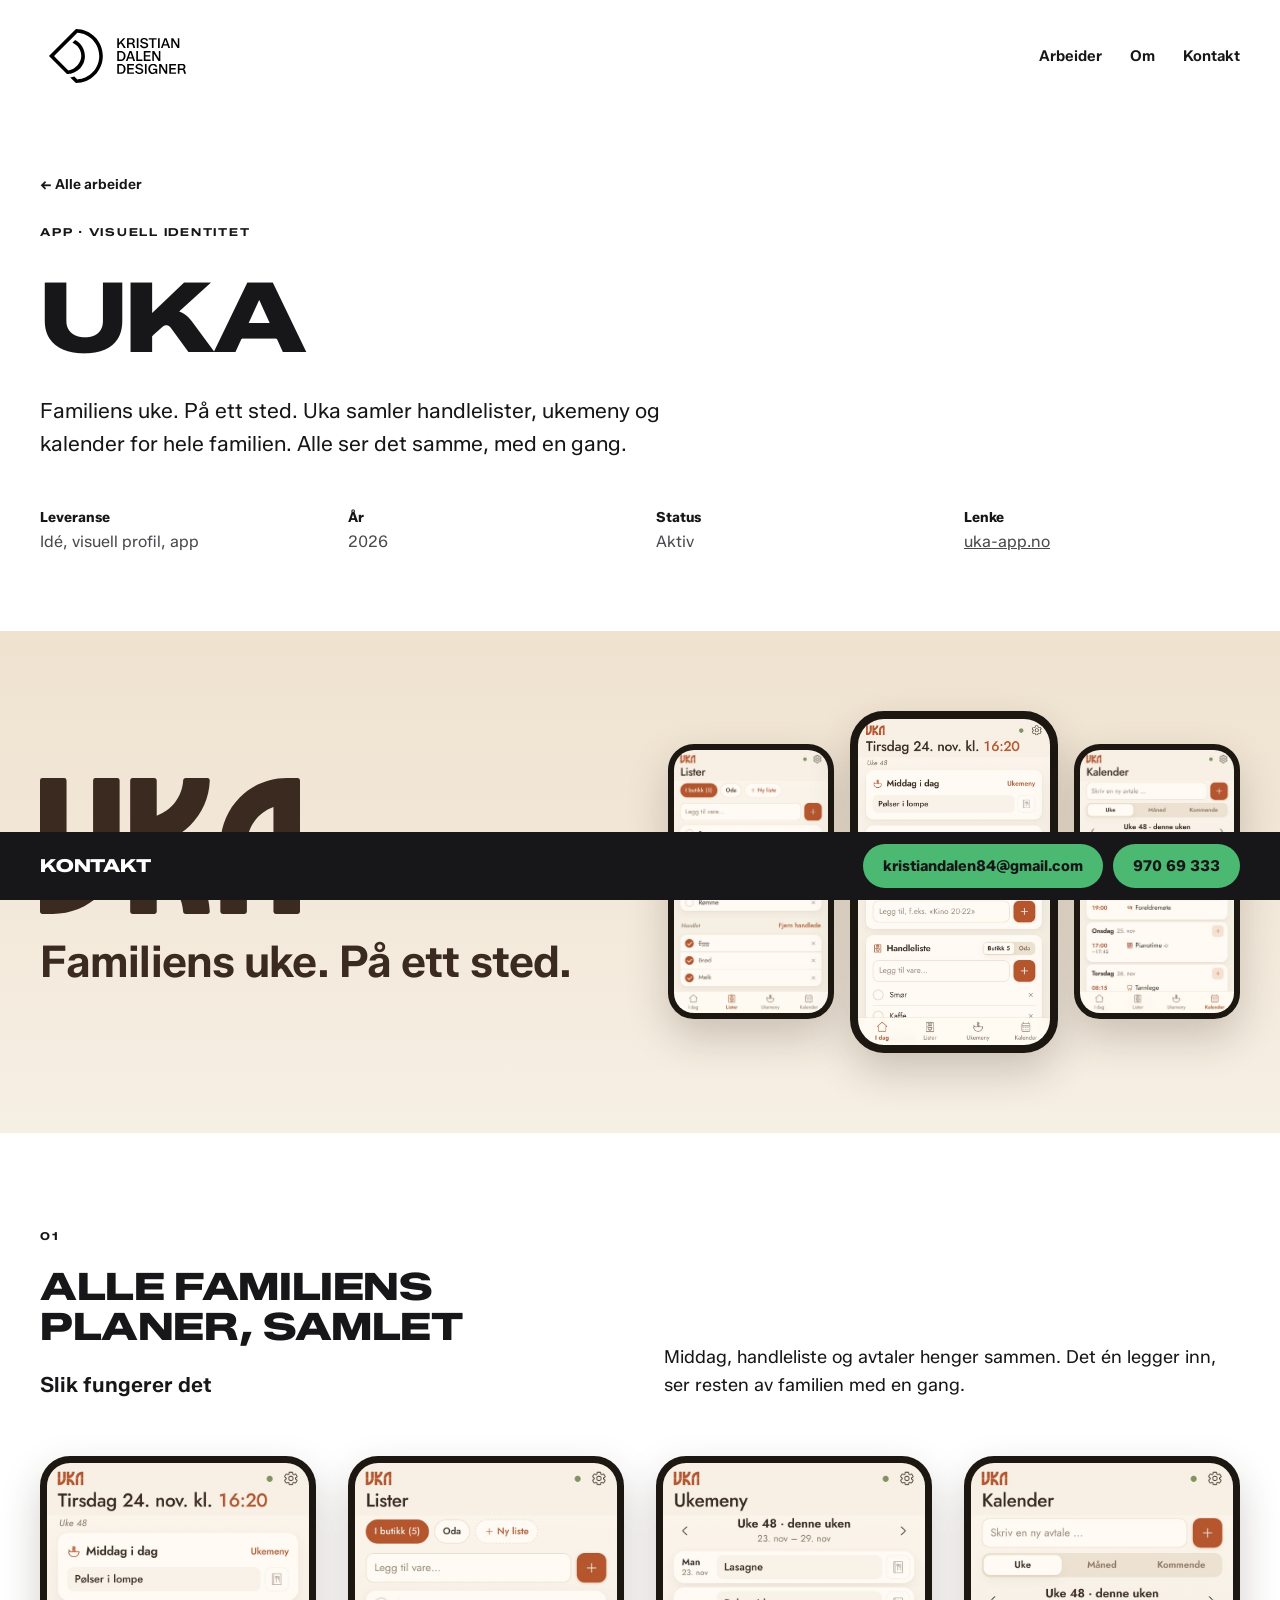
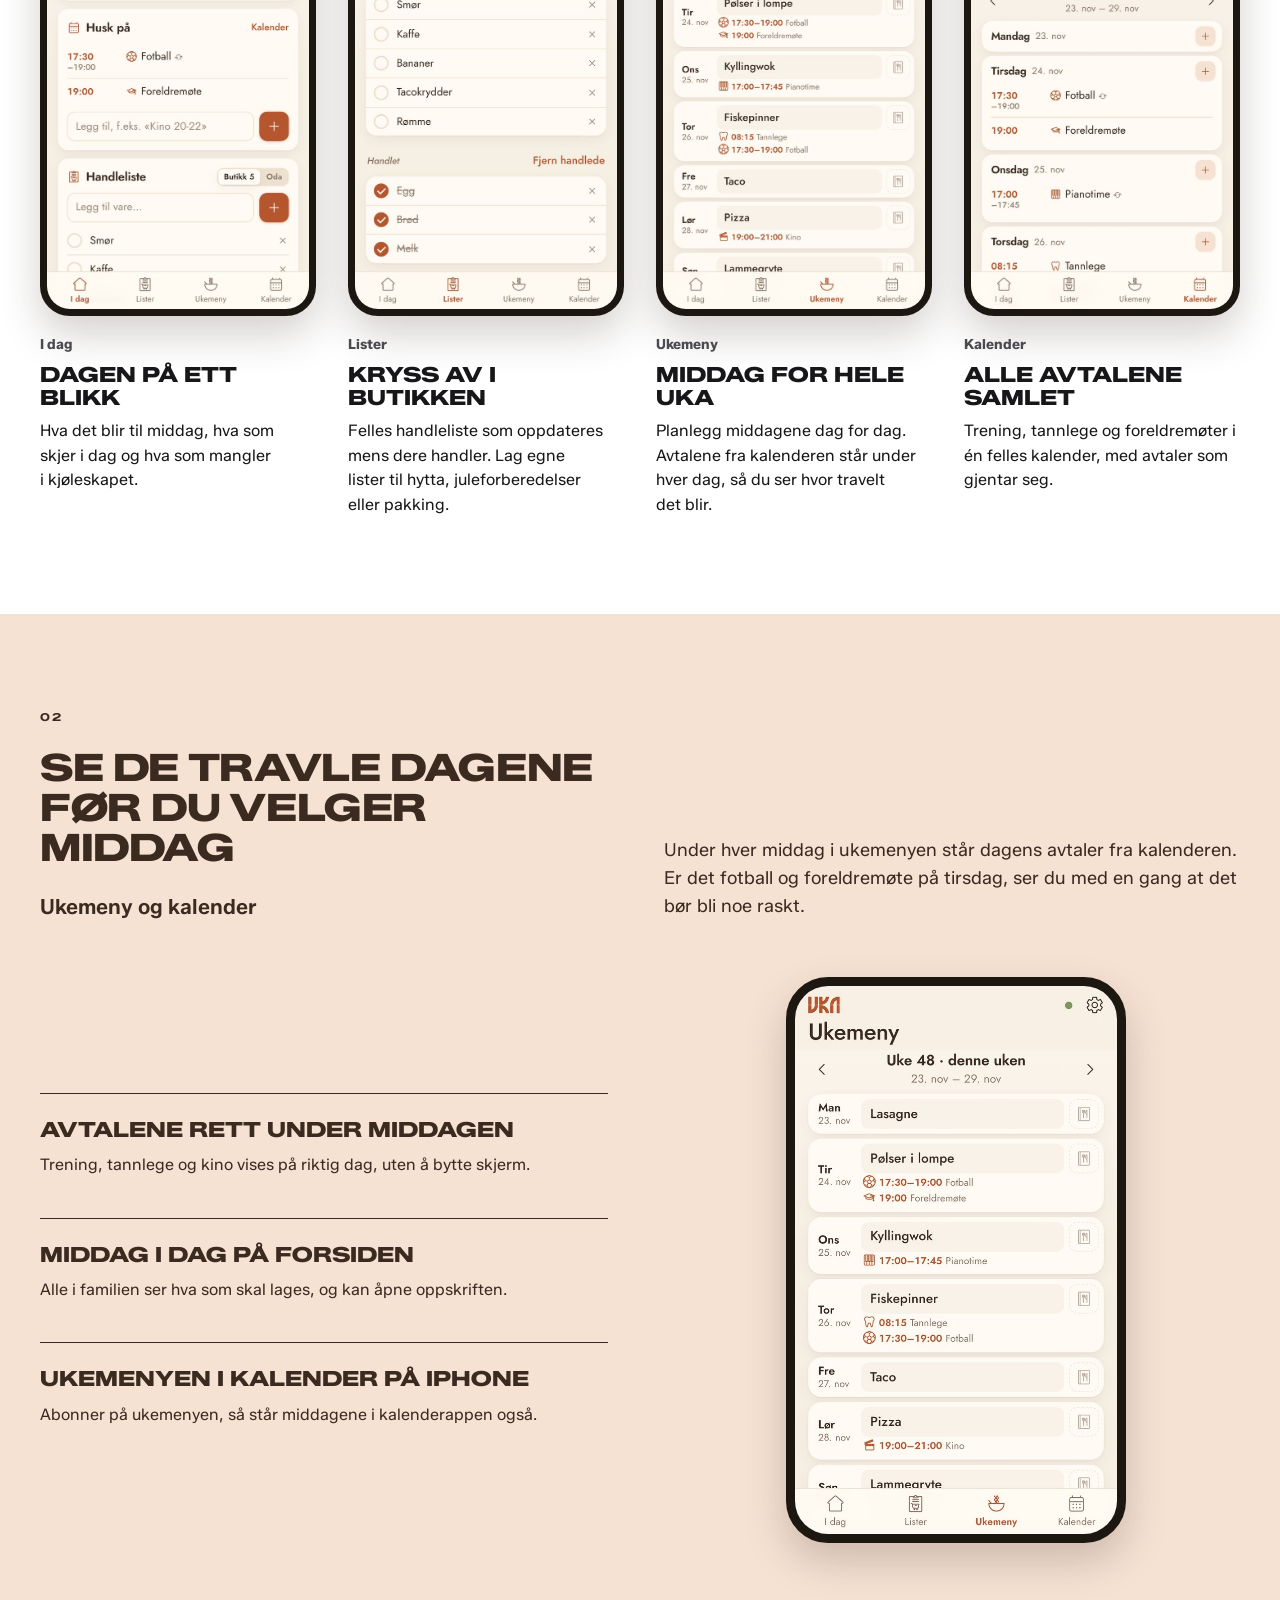
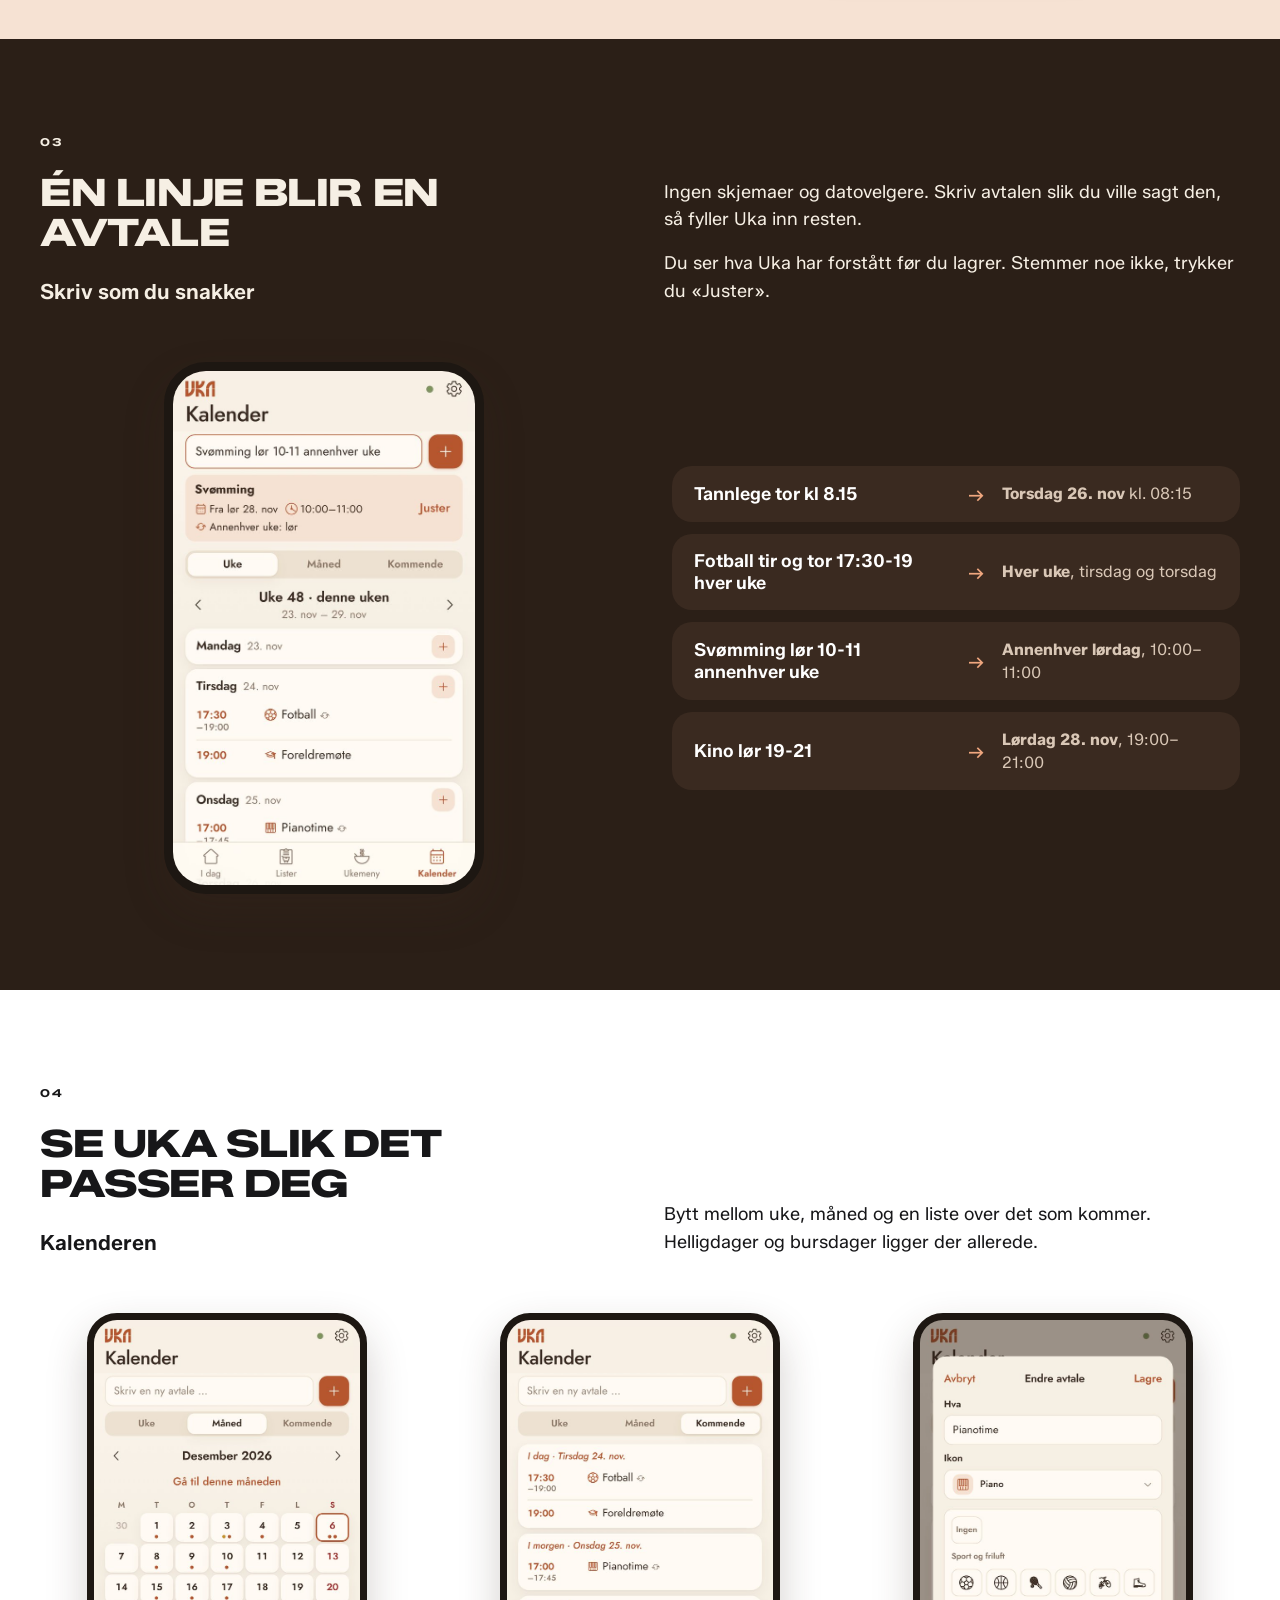
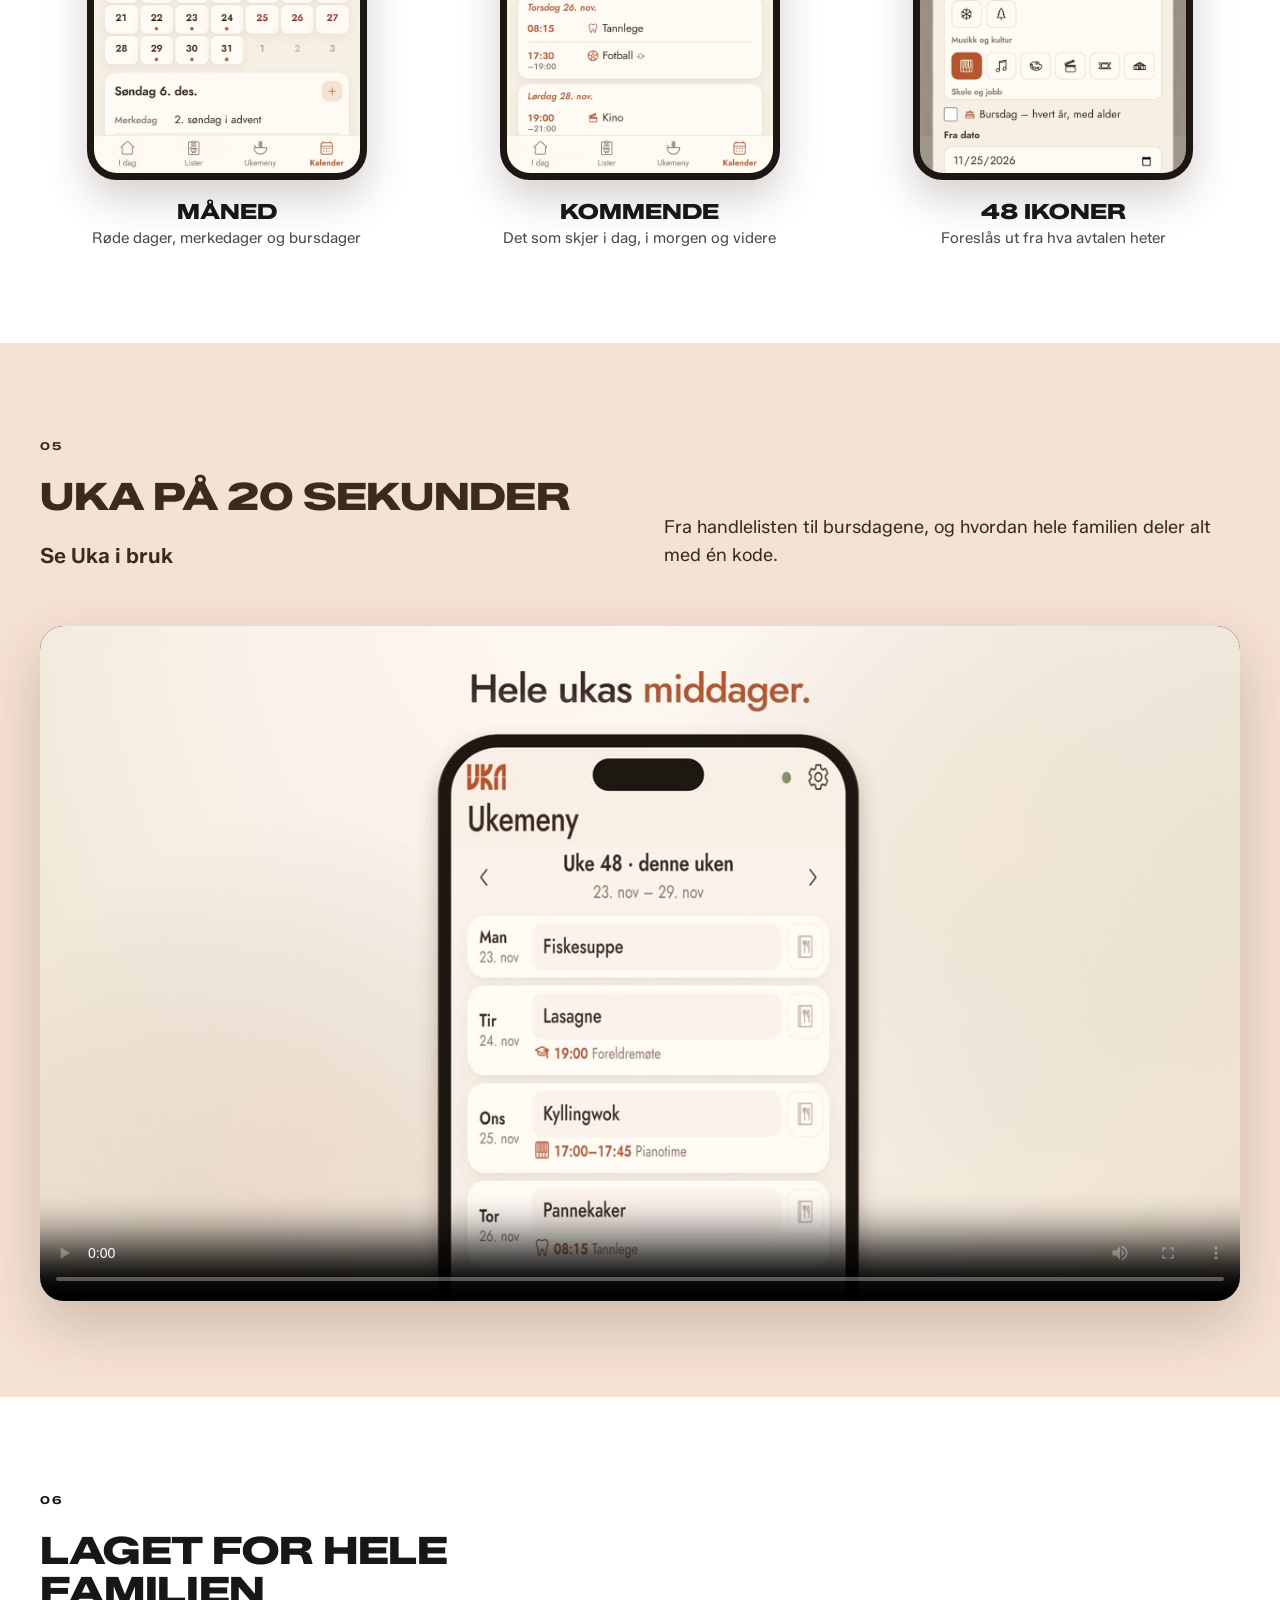
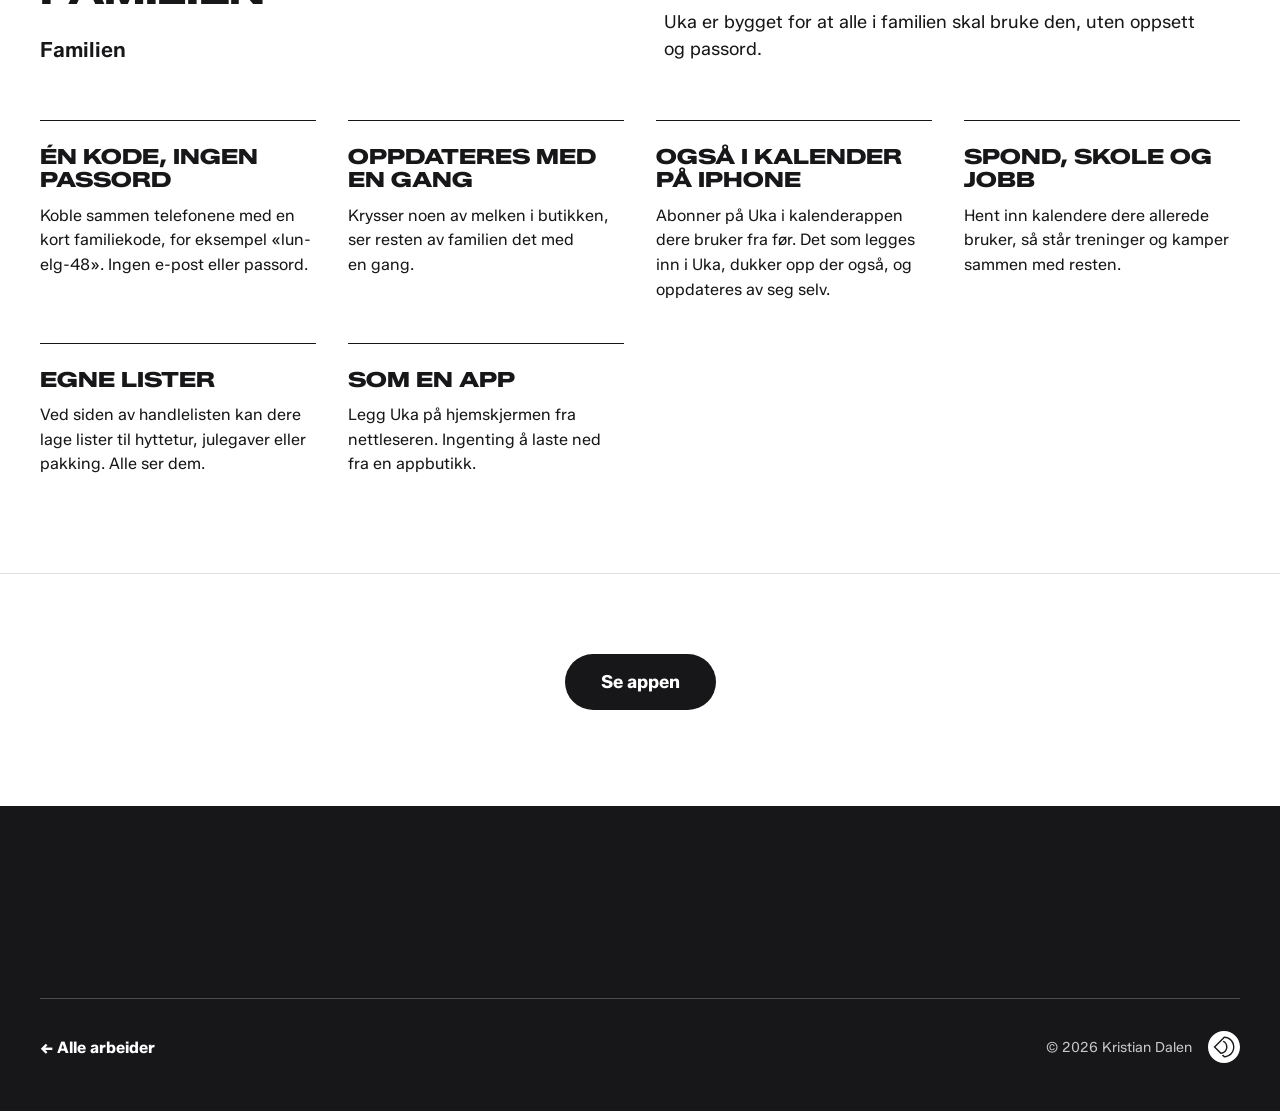
<file: public/uka.html>
<!DOCTYPE html>
<html lang="no">
<head>
<meta charset="utf-8">
<meta name="color-scheme" content="light dark">
<meta name="viewport" content="width=device-width, initial-scale=1">
<title>Uka – Kristian Dalen</title>
<link rel="icon" href="./favicon.svg" type="image/svg+xml">
<link rel="apple-touch-icon" href="./assets/ikon/apple-touch-icon-gronn.png">
<link rel="manifest" href="./manifest.webmanifest">
<meta name="apple-mobile-web-app-title" content="Kristian Dalen">
<meta name="theme-color" content="#FFFFFF" media="(prefers-color-scheme: light)">
<meta name="theme-color" content="#171719" media="(prefers-color-scheme: dark)">
<link rel="stylesheet" href="./css/site.css">
<script src="./js/fit-titles.js" defer></script>
<script src="./js/title-motion.js" defer></script>
<script src="./js/sticky-footer.js" defer></script>
<script src="./js/site.js" defer></script>
</head>
<body>
<div style="font-family:var(--font-sans);color:var(--ink);background:var(--surface)">
<header style="position:sticky;top:0;z-index:10;background:var(--surface)">
<div data-header="" style="max-width:1200px;margin:0 auto;padding:0 32px;height:112px;display:flex;align-items:center;justify-content:space-between;gap:24px">
<a href="./index.html" style="display:flex;align-items:center;text-decoration:none"><img src="./assets/kdd-logo-sort.svg" alt="Kristian Dalen" data-logo="" style="height:72px;width:auto;display:block"></a>
<button type="button" data-menu-toggle="" aria-expanded="false" aria-controls="meny" aria-label="Meny"><span></span><span></span><span></span></button><nav id="meny" data-nav="" style="display:flex;gap:28px;font-size:15px;font-weight:600"><a href="./index.html#arbeider" style="text-decoration:none">Arbeider</a><a href="./index.html#om" style="text-decoration:none">Om</a><a href="./index.html#kontakt" style="text-decoration:none">Kontakt</a></nav>
</div>
</header>
<section style="max-width:1200px;margin:0 auto;padding:64px 32px 64px;display:flex;flex-direction:column;gap:32px">
<a href="./index.html#arbeider" style="font-size:14px;font-weight:600;text-decoration:none">← Alle arbeider</a>
<div style="font-family:var(--font-display);font-size:11px;font-weight:700;letter-spacing:0.16em;text-transform:uppercase">App · Visuell identitet</div>
<h1 style="font-family:var(--font-display);margin:0;font-size:clamp(44px,7.6vw,104px);font-weight:900;line-height:0.95;letter-spacing:-0.02em;text-transform:uppercase">Uka</h1>
<p style="margin:0;font-size:21px;line-height:1.55;max-width:680px;text-wrap:pretty">Familiens uke. På ett sted. Uka samler handlelister, ukemeny og kalender for hele familien. Alle ser det samme, med en gang.</p>
<div style="display:grid;grid-template-columns:repeat(auto-fit,minmax(min(100%,240px),1fr));gap:0 32px">
<div style="display:flex;flex-direction:column;gap:6px;padding:16px 0"><span style="font-size:14px;font-weight:700">Leveranse</span><span style="font-size:16px;color:var(--ink-muted)">Idé, visuell profil, app</span></div>
<div style="display:flex;flex-direction:column;gap:6px;padding:16px 0"><span style="font-size:14px;font-weight:700">År</span><span style="font-size:16px;color:var(--ink-muted)">2026</span></div>
<div style="display:flex;flex-direction:column;gap:6px;padding:16px 0"><span style="font-size:14px;font-weight:700">Status</span><span style="font-size:16px;color:var(--ink-muted)">Aktiv</span></div>
<div style="display:flex;flex-direction:column;gap:6px;padding:16px 0"><span style="font-size:14px;font-weight:700">Lenke</span><span style="font-size:16px;color:var(--ink-muted)"><a href="https://uka-app.no" target="_blank" rel="noopener" style="color:var(--ink-muted)">uka-app.no</a></span></div>
</div>
</section>
<section style="background:linear-gradient(180deg,#EFE2CF 0%,#F6EFE4 100%);color:#3A2A20;overflow:hidden" data-fixed=""><div style="max-width:1200px;margin:0 auto;padding:80px 32px;display:grid;grid-template-columns:repeat(auto-fit,minmax(min(100%,400px),1fr));gap:56px;align-items:center"><div style="display:flex;flex-direction:column;gap:24px;min-width:0"><img src="./assets/uka/logo.svg" alt="Uka" style="display:block;width:min(260px,70%);height:auto"><p style="margin:0;font-size:clamp(30px,3.6vw,44px);font-weight:600;line-height:1.08;letter-spacing:-0.02em;color:#3A2A20">Familiens uke. På ett sted.</p></div><div style="display:grid;grid-template-columns:1fr 1.25fr 1fr;gap:clamp(8px,2vw,16px);align-items:center"><div style="box-sizing:border-box;width:100%;border:6px solid #1D1712;border-radius:26px;overflow:hidden;background:#1D1712;box-shadow:0 18px 40px rgba(58,42,32,0.22)" data-fixed=""><img src="./assets/uka/handleliste.jpg" alt="Handlelisten med varer som skal kjøpes og varer som er handlet" style="display:block;width:100%;height:auto"></div><div style="box-sizing:border-box;width:100%;border:8px solid #1D1712;border-radius:34px;overflow:hidden;background:#1D1712;box-shadow:0 18px 40px rgba(58,42,32,0.22)" data-fixed=""><img src="./assets/uka/i-dag.jpg" alt="I dag-skjermen med dagens middag, dagens avtaler og handlelisten" style="display:block;width:100%;height:auto"></div><div style="box-sizing:border-box;width:100%;border:6px solid #1D1712;border-radius:26px;overflow:hidden;background:#1D1712;box-shadow:0 18px 40px rgba(58,42,32,0.22)" data-fixed=""><img src="./assets/uka/kalender-uke.jpg" alt="Kalenderen i ukevisning med fotball, foreldremøte og pianotime" style="display:block;width:100%;height:auto"></div></div></div></section>
<section><div style="max-width:1200px;margin:0 auto;padding:96px 32px;display:flex;flex-direction:column;gap:56px"><div style="display:flex;flex-wrap:wrap;gap:24px 48px;align-items:end"><div style="display:flex;flex-direction:column;gap:24px;flex:1 1 320px;min-width:0"><span style="font-family:var(--font-display);font-size:11px;font-weight:700;letter-spacing:0.16em">01</span><h2 style="font-family:var(--font-display);margin:0;font-size:38px;font-weight:900;line-height:1.05;letter-spacing:-0.01em;text-transform:uppercase">Alle familiens planer, samlet</h2><p style="margin:0;font-size:21px;font-weight:600;line-height:1.4">Slik fungerer det</p></div><div style="display:flex;flex-direction:column;gap:16px;flex:1 1 320px;min-width:0"><p style="margin:0;font-size:18px;line-height:1.55;text-wrap:pretty">Middag, handleliste og avtaler henger sammen. Det én legger inn, ser resten av familien med en gang.</p></div></div><div style="display:grid;grid-template-columns:repeat(auto-fit,minmax(min(100%,220px),1fr));gap:48px 32px;align-items:start"><div style="display:flex;flex-direction:column;gap:20px;max-width:320px"><div style="box-sizing:border-box;width:100%;border:7px solid #1D1712;border-radius:30px;overflow:hidden;background:#1D1712;box-shadow:0 18px 40px rgba(58,42,32,0.22)" data-fixed=""><img src="./assets/uka/i-dag.jpg" alt="I dag-skjermen" style="display:block;width:100%;height:auto"></div><div style="display:flex;flex-direction:column;gap:10px"><span style="font-size:14px;font-weight:700;color:var(--ink-muted)">I dag</span><h3 style="font-family:var(--font-display);margin:0;font-size:21px;font-weight:900;line-height:1.1;text-transform:uppercase">Dagen på ett blikk</h3><p style="margin:0;font-size:16px;line-height:1.55;text-wrap:pretty">Hva det blir til middag, hva som skjer i dag og hva som mangler i kjøleskapet.</p></div></div><div style="display:flex;flex-direction:column;gap:20px;max-width:320px"><div style="box-sizing:border-box;width:100%;border:7px solid #1D1712;border-radius:30px;overflow:hidden;background:#1D1712;box-shadow:0 18px 40px rgba(58,42,32,0.22)" data-fixed=""><img src="./assets/uka/handleliste.jpg" alt="Handlelisten" style="display:block;width:100%;height:auto"></div><div style="display:flex;flex-direction:column;gap:10px"><span style="font-size:14px;font-weight:700;color:var(--ink-muted)">Lister</span><h3 style="font-family:var(--font-display);margin:0;font-size:21px;font-weight:900;line-height:1.1;text-transform:uppercase">Kryss av i butikken</h3><p style="margin:0;font-size:16px;line-height:1.55;text-wrap:pretty">Felles handleliste som oppdateres mens dere handler. Lag egne lister til hytta, juleforberedelser eller pakking.</p></div></div><div style="display:flex;flex-direction:column;gap:20px;max-width:320px"><div style="box-sizing:border-box;width:100%;border:7px solid #1D1712;border-radius:30px;overflow:hidden;background:#1D1712;box-shadow:0 18px 40px rgba(58,42,32,0.22)" data-fixed=""><img src="./assets/uka/ukemeny.jpg" alt="Ukemenyen med middag for hver dag" style="display:block;width:100%;height:auto"></div><div style="display:flex;flex-direction:column;gap:10px"><span style="font-size:14px;font-weight:700;color:var(--ink-muted)">Ukemeny</span><h3 style="font-family:var(--font-display);margin:0;font-size:21px;font-weight:900;line-height:1.1;text-transform:uppercase">Middag for hele uka</h3><p style="margin:0;font-size:16px;line-height:1.55;text-wrap:pretty">Planlegg middagene dag for dag. Avtalene fra kalenderen står under hver dag, så du ser hvor travelt det blir.</p></div></div><div style="display:flex;flex-direction:column;gap:20px;max-width:320px"><div style="box-sizing:border-box;width:100%;border:7px solid #1D1712;border-radius:30px;overflow:hidden;background:#1D1712;box-shadow:0 18px 40px rgba(58,42,32,0.22)" data-fixed=""><img src="./assets/uka/kalender-uke.jpg" alt="Kalenderen i ukevisning" style="display:block;width:100%;height:auto"></div><div style="display:flex;flex-direction:column;gap:10px"><span style="font-size:14px;font-weight:700;color:var(--ink-muted)">Kalender</span><h3 style="font-family:var(--font-display);margin:0;font-size:21px;font-weight:900;line-height:1.1;text-transform:uppercase">Alle avtalene samlet</h3><p style="margin:0;font-size:16px;line-height:1.55;text-wrap:pretty">Trening, tannlege og foreldremøter i én felles kalender, med avtaler som gjentar seg.</p></div></div></div></div></section>
<section style="background:#F6E2D3;color:#3A2A20" data-fixed=""><div style="max-width:1200px;margin:0 auto;padding:96px 32px;display:flex;flex-direction:column;gap:56px"><div style="display:flex;flex-wrap:wrap;gap:24px 48px;align-items:end"><div style="display:flex;flex-direction:column;gap:24px;flex:1 1 320px;min-width:0"><span style="font-family:var(--font-display);font-size:11px;font-weight:700;letter-spacing:0.16em">02</span><h2 style="font-family:var(--font-display);margin:0;font-size:38px;font-weight:900;line-height:1.05;letter-spacing:-0.01em;text-transform:uppercase">Se de travle dagene før du velger middag</h2><p style="margin:0;font-size:21px;font-weight:600;line-height:1.4">Ukemeny og kalender</p></div><div style="display:flex;flex-direction:column;gap:16px;flex:1 1 320px;min-width:0"><p style="margin:0;font-size:18px;line-height:1.55;text-wrap:pretty">Under hver middag i ukemenyen står dagens avtaler fra kalenderen. Er det fotball og foreldremøte på tirsdag, ser du med en gang at det bør bli noe raskt.</p></div></div><div style="display:grid;grid-template-columns:repeat(auto-fit,minmax(min(100%,320px),1fr));gap:48px 64px;align-items:center"><div style="display:grid;grid-template-columns:repeat(auto-fit,minmax(min(100%,400px),1fr));gap:40px 32px"><div style="display:flex;flex-direction:column;gap:12px;padding-top:24px;border-top:1px solid #3A2A20"><h3 style="font-family:var(--font-display);margin:0;font-size:21px;font-weight:900;line-height:1.1;text-transform:uppercase">Avtalene rett under middagen</h3><p style="margin:0;font-size:16px;line-height:1.55;text-wrap:pretty">Trening, tannlege og kino vises på riktig dag, uten å bytte skjerm.</p></div><div style="display:flex;flex-direction:column;gap:12px;padding-top:24px;border-top:1px solid #3A2A20"><h3 style="font-family:var(--font-display);margin:0;font-size:21px;font-weight:900;line-height:1.1;text-transform:uppercase">Middag i dag på forsiden</h3><p style="margin:0;font-size:16px;line-height:1.55;text-wrap:pretty">Alle i familien ser hva som skal lages, og kan åpne oppskriften.</p></div><div style="display:flex;flex-direction:column;gap:12px;padding-top:24px;border-top:1px solid #3A2A20"><h3 style="font-family:var(--font-display);margin:0;font-size:21px;font-weight:900;line-height:1.1;text-transform:uppercase">Ukemenyen i Kalender på iPhone</h3><p style="margin:0;font-size:16px;line-height:1.55;text-wrap:pretty">Abonner på ukemenyen, så står middagene i kalenderappen også.</p></div></div><div style="display:flex;justify-content:center"><div style="box-sizing:border-box;width:100%;max-width:340px;border:9px solid #1D1712;border-radius:42px;overflow:hidden;background:#1D1712;box-shadow:0 18px 40px rgba(58,42,32,0.22)" data-fixed=""><img src="./assets/uka/ukemeny.jpg" alt="Ukemenyen: tirsdag er det pølser i lompe, med fotball 17:30 og foreldremøte 19:00 under" style="display:block;width:100%;height:auto"></div></div></div></div></section>
<section style="background:#2B1F17;color:#F6EFE4" data-fixed=""><div style="max-width:1200px;margin:0 auto;padding:96px 32px;display:flex;flex-direction:column;gap:56px"><div style="display:flex;flex-wrap:wrap;gap:24px 48px;align-items:end"><div style="display:flex;flex-direction:column;gap:24px;flex:1 1 320px;min-width:0"><span style="font-family:var(--font-display);font-size:11px;font-weight:700;letter-spacing:0.16em">03</span><h2 style="font-family:var(--font-display);margin:0;font-size:38px;font-weight:900;line-height:1.05;letter-spacing:-0.01em;text-transform:uppercase">Én linje blir en avtale</h2><p style="margin:0;font-size:21px;font-weight:600;line-height:1.4">Skriv som du snakker</p></div><div style="display:flex;flex-direction:column;gap:16px;flex:1 1 320px;min-width:0"><p style="margin:0;font-size:18px;line-height:1.55;text-wrap:pretty">Ingen skjemaer og datovelgere. Skriv avtalen slik du ville sagt den, så fyller Uka inn resten.</p><p style="margin:0;font-size:18px;line-height:1.55;text-wrap:pretty">Du ser hva Uka har forstått før du lagrer. Stemmer noe ikke, trykker du «Juster».</p></div></div><div style="display:grid;grid-template-columns:repeat(auto-fit,minmax(min(100%,300px),1fr));gap:48px 64px;align-items:center"><div style="display:flex;justify-content:center"><div style="box-sizing:border-box;width:100%;max-width:320px;border:9px solid #1D1712;border-radius:42px;overflow:hidden;background:#1D1712;box-shadow:0 18px 40px rgba(58,42,32,0.22)" data-fixed=""><img src="./assets/uka/skriv-som-du-snakker.jpg" alt="Uka viser hva den har forstått: Svømming, annenhver lørdag 10:00–11:00" style="display:block;width:100%;height:auto"></div></div><ul style="list-style:none;margin:0;padding:0;display:flex;flex-direction:column;gap:12px"><li style="display:flex;flex-wrap:wrap;align-items:center;gap:6px 18px;background:#3A2A20;border-radius:20px;padding:16px 22px" data-fixed=""><span style="flex:1 1 220px;font-size:18px;font-weight:600;color:#FFFFFF">Tannlege tor kl 8.15</span><span aria-hidden="true" style="color:#F0A77F;font-size:20px">→</span><span style="flex:1 1 180px;font-size:16px;line-height:1.45;color:#D9C7B6"><b>Torsdag 26. nov</b> kl. 08:15</span></li><li style="display:flex;flex-wrap:wrap;align-items:center;gap:6px 18px;background:#3A2A20;border-radius:20px;padding:16px 22px" data-fixed=""><span style="flex:1 1 220px;font-size:18px;font-weight:600;color:#FFFFFF">Fotball tir og tor 17:30-19 hver uke</span><span aria-hidden="true" style="color:#F0A77F;font-size:20px">→</span><span style="flex:1 1 180px;font-size:16px;line-height:1.45;color:#D9C7B6"><b>Hver uke</b>, tirsdag og torsdag</span></li><li style="display:flex;flex-wrap:wrap;align-items:center;gap:6px 18px;background:#3A2A20;border-radius:20px;padding:16px 22px" data-fixed=""><span style="flex:1 1 220px;font-size:18px;font-weight:600;color:#FFFFFF">Svømming lør 10-11 annenhver uke</span><span aria-hidden="true" style="color:#F0A77F;font-size:20px">→</span><span style="flex:1 1 180px;font-size:16px;line-height:1.45;color:#D9C7B6"><b>Annenhver lørdag</b>, 10:00–11:00</span></li><li style="display:flex;flex-wrap:wrap;align-items:center;gap:6px 18px;background:#3A2A20;border-radius:20px;padding:16px 22px" data-fixed=""><span style="flex:1 1 220px;font-size:18px;font-weight:600;color:#FFFFFF">Kino lør 19-21</span><span aria-hidden="true" style="color:#F0A77F;font-size:20px">→</span><span style="flex:1 1 180px;font-size:16px;line-height:1.45;color:#D9C7B6"><b>Lørdag 28. nov</b>, 19:00–21:00</span></li></ul></div></div></section>
<section><div style="max-width:1200px;margin:0 auto;padding:96px 32px;display:flex;flex-direction:column;gap:56px"><div style="display:flex;flex-wrap:wrap;gap:24px 48px;align-items:end"><div style="display:flex;flex-direction:column;gap:24px;flex:1 1 320px;min-width:0"><span style="font-family:var(--font-display);font-size:11px;font-weight:700;letter-spacing:0.16em">04</span><h2 style="font-family:var(--font-display);margin:0;font-size:38px;font-weight:900;line-height:1.05;letter-spacing:-0.01em;text-transform:uppercase">Se uka slik det passer deg</h2><p style="margin:0;font-size:21px;font-weight:600;line-height:1.4">Kalenderen</p></div><div style="display:flex;flex-direction:column;gap:16px;flex:1 1 320px;min-width:0"><p style="margin:0;font-size:18px;line-height:1.55;text-wrap:pretty">Bytt mellom uke, måned og en liste over det som kommer. Helligdager og bursdager ligger der allerede.</p></div></div><div style="display:grid;grid-template-columns:repeat(auto-fit,minmax(min(100%,220px),1fr));gap:48px 40px;align-items:start"><div style="display:flex;flex-direction:column;align-items:center;gap:20px;text-align:center"><div style="box-sizing:border-box;width:100%;max-width:280px;border:7px solid #1D1712;border-radius:30px;overflow:hidden;background:#1D1712;box-shadow:0 18px 40px rgba(58,42,32,0.22)" data-fixed=""><img src="./assets/uka/kalender-maned.jpg" alt="Månedsvisning for desember med røde helligdager og prikker for avtaler" style="display:block;width:100%;height:auto"></div><div style="display:flex;flex-direction:column;gap:6px"><h3 style="font-family:var(--font-display);margin:0;font-size:21px;font-weight:900;line-height:1.1;text-transform:uppercase">Måned</h3><p style="margin:0;font-size:15px;color:var(--ink-muted)">Røde dager, merkedager og bursdager</p></div></div><div style="display:flex;flex-direction:column;align-items:center;gap:20px;text-align:center"><div style="box-sizing:border-box;width:100%;max-width:280px;border:7px solid #1D1712;border-radius:30px;overflow:hidden;background:#1D1712;box-shadow:0 18px 40px rgba(58,42,32,0.22)" data-fixed=""><img src="./assets/uka/kommende.jpg" alt="Kommende-listen med avtaler i dag, i morgen og torsdag" style="display:block;width:100%;height:auto"></div><div style="display:flex;flex-direction:column;gap:6px"><h3 style="font-family:var(--font-display);margin:0;font-size:21px;font-weight:900;line-height:1.1;text-transform:uppercase">Kommende</h3><p style="margin:0;font-size:15px;color:var(--ink-muted)">Det som skjer i dag, i morgen og videre</p></div></div><div style="display:flex;flex-direction:column;align-items:center;gap:20px;text-align:center"><div style="box-sizing:border-box;width:100%;max-width:280px;border:7px solid #1D1712;border-radius:30px;overflow:hidden;background:#1D1712;box-shadow:0 18px 40px rgba(58,42,32,0.22)" data-fixed=""><img src="./assets/uka/ikonvelger.jpg" alt="Ikonvelgeren for en avtale, med ikoner for sport, musikk og kultur" style="display:block;width:100%;height:auto"></div><div style="display:flex;flex-direction:column;gap:6px"><h3 style="font-family:var(--font-display);margin:0;font-size:21px;font-weight:900;line-height:1.1;text-transform:uppercase">48 ikoner</h3><p style="margin:0;font-size:15px;color:var(--ink-muted)">Foreslås ut fra hva avtalen heter</p></div></div></div></div></section>
<section style="background:#F6E2D3;color:#3A2A20" data-fixed=""><div style="max-width:1200px;margin:0 auto;padding:96px 32px;display:flex;flex-direction:column;gap:56px"><div style="display:flex;flex-wrap:wrap;gap:24px 48px;align-items:end"><div style="display:flex;flex-direction:column;gap:24px;flex:1 1 320px;min-width:0"><span style="font-family:var(--font-display);font-size:11px;font-weight:700;letter-spacing:0.16em">05</span><h2 style="font-family:var(--font-display);margin:0;font-size:38px;font-weight:900;line-height:1.05;letter-spacing:-0.01em;text-transform:uppercase">Uka på 20 sekunder</h2><p style="margin:0;font-size:21px;font-weight:600;line-height:1.4">Se Uka i bruk</p></div><div style="display:flex;flex-direction:column;gap:16px;flex:1 1 320px;min-width:0"><p style="margin:0;font-size:18px;line-height:1.55;text-wrap:pretty">Fra handlelisten til bursdagene, og hvordan hele familien deler alt med én kode.</p></div></div><div style="border-radius:24px;overflow:hidden;background:#000000;aspect-ratio:16/9;box-shadow:0 24px 60px rgba(58,42,32,0.22)" data-fixed=""><video controls playsinline preload="metadata" poster="./assets/uka/film-plakat.jpg" src="./assets/uka/film.mp4" style="display:block;width:100%;height:100%;object-fit:cover"></video></div></div></section>
<section><div style="max-width:1200px;margin:0 auto;padding:96px 32px;display:flex;flex-direction:column;gap:56px"><div style="display:flex;flex-wrap:wrap;gap:24px 48px;align-items:end"><div style="display:flex;flex-direction:column;gap:24px;flex:1 1 320px;min-width:0"><span style="font-family:var(--font-display);font-size:11px;font-weight:700;letter-spacing:0.16em">06</span><h2 style="font-family:var(--font-display);margin:0;font-size:38px;font-weight:900;line-height:1.05;letter-spacing:-0.01em;text-transform:uppercase">Laget for hele familien</h2><p style="margin:0;font-size:21px;font-weight:600;line-height:1.4">Familien</p></div><div style="display:flex;flex-direction:column;gap:16px;flex:1 1 320px;min-width:0"><p style="margin:0;font-size:18px;line-height:1.55;text-wrap:pretty">Uka er bygget for at alle i familien skal bruke den, uten oppsett og passord.</p></div></div><div style="display:grid;grid-template-columns:repeat(auto-fit,minmax(min(100%,240px),1fr));gap:40px 32px"><div style="display:flex;flex-direction:column;gap:12px;padding-top:24px;border-top:1px solid var(--ink)"><h3 style="font-family:var(--font-display);margin:0;font-size:21px;font-weight:900;line-height:1.1;text-transform:uppercase">Én kode, ingen passord</h3><p style="margin:0;font-size:16px;line-height:1.55;text-wrap:pretty">Koble sammen telefonene med en kort familiekode, for eksempel «lun-elg-48». Ingen e-post eller passord.</p></div><div style="display:flex;flex-direction:column;gap:12px;padding-top:24px;border-top:1px solid var(--ink)"><h3 style="font-family:var(--font-display);margin:0;font-size:21px;font-weight:900;line-height:1.1;text-transform:uppercase">Oppdateres med en gang</h3><p style="margin:0;font-size:16px;line-height:1.55;text-wrap:pretty">Krysser noen av melken i butikken, ser resten av familien det med en gang.</p></div><div style="display:flex;flex-direction:column;gap:12px;padding-top:24px;border-top:1px solid var(--ink)"><h3 style="font-family:var(--font-display);margin:0;font-size:21px;font-weight:900;line-height:1.1;text-transform:uppercase">Også i Kalender på iPhone</h3><p style="margin:0;font-size:16px;line-height:1.55;text-wrap:pretty">Abonner på Uka i kalenderappen dere bruker fra før. Det som legges inn i Uka, dukker opp der også, og oppdateres av seg selv.</p></div><div style="display:flex;flex-direction:column;gap:12px;padding-top:24px;border-top:1px solid var(--ink)"><h3 style="font-family:var(--font-display);margin:0;font-size:21px;font-weight:900;line-height:1.1;text-transform:uppercase">Spond, skole og jobb</h3><p style="margin:0;font-size:16px;line-height:1.55;text-wrap:pretty">Hent inn kalendere dere allerede bruker, så står treninger og kamper sammen med resten.</p></div><div style="display:flex;flex-direction:column;gap:12px;padding-top:24px;border-top:1px solid var(--ink)"><h3 style="font-family:var(--font-display);margin:0;font-size:21px;font-weight:900;line-height:1.1;text-transform:uppercase">Egne lister</h3><p style="margin:0;font-size:16px;line-height:1.55;text-wrap:pretty">Ved siden av handlelisten kan dere lage lister til hyttetur, julegaver eller pakking. Alle ser dem.</p></div><div style="display:flex;flex-direction:column;gap:12px;padding-top:24px;border-top:1px solid var(--ink)"><h3 style="font-family:var(--font-display);margin:0;font-size:21px;font-weight:900;line-height:1.1;text-transform:uppercase">Som en app</h3><p style="margin:0;font-size:16px;line-height:1.55;text-wrap:pretty">Legg Uka på hjemskjermen fra nettleseren. Ingenting å laste ned fra en appbutikk.</p></div></div></div></section>
<section style="border-top:1px solid var(--line)"><div style="max-width:1200px;margin:0 auto;padding:80px 32px 96px;display:flex;justify-content:center"><a href="https://uka-app.no" target="_blank" rel="noopener" style="display:inline-flex;align-items:center;min-height:56px;padding:0 36px;border-radius:999px;background:var(--surface-ink);color:var(--ink-inverse);font-size:18px;font-weight:700;text-decoration:none">Se appen</a></div></section>
<div data-sticky-bar="" aria-hidden="false" style="position:fixed;left:0;right:0;bottom:0;z-index:20;background:var(--surface-ink);color:var(--ink-inverse);transition:transform .6s cubic-bezier(.4,0,0,1),opacity .6s cubic-bezier(.4,0,0,1)"><div style="max-width:1200px;margin:0 auto;padding:12px 32px;display:flex;flex-wrap:wrap;align-items:center;justify-content:space-between;gap:12px 24px"><span style="font-family:var(--font-display);font-size:18px;font-weight:900;line-height:1;letter-spacing:-0.01em;text-transform:uppercase">Kontakt</span><div style="display:flex;flex-wrap:wrap;align-items:center;gap:10px"><a href="mailto:kristiandalen84@gmail.com?subject=Vi%20elsker%20stilen%20din.%20Kan%20vi%20ta%20en%20kaffe%3F" style="display:inline-flex;align-items:center;justify-content:center;min-height:44px;padding:0 20px;border-radius:999px;background:var(--accent);color:var(--on-accent);font-size:15px;font-weight:700;text-decoration:none;max-width:100%;overflow-wrap:anywhere" data-hover="hv2">kristiandalen84@gmail.com</a><a href="tel:+4797069333" style="display:inline-flex;align-items:center;justify-content:center;min-height:44px;padding:0 20px;border-radius:999px;background:var(--accent);color:var(--on-accent);font-size:15px;font-weight:700;text-decoration:none;max-width:100%;overflow-wrap:anywhere" data-hover="hv2">970 69 333</a></div></div></div>
<section data-sticky-footer="" style="background:var(--surface-ink);color:var(--ink-inverse)">
<div style="max-width:1200px;margin:0 auto;padding:96px 32px 48px;display:flex;flex-direction:column;gap:40px">
<div data-sticky-row="" style="display:grid;grid-template-columns:repeat(auto-fit,minmax(min(100%,320px),1fr));gap:24px 48px;align-items:center;transition:transform .9s cubic-bezier(.4,0,0,1),opacity .9s cubic-bezier(.4,0,0,1)">
<h2 style="margin:0;font-family:var(--font-display);font-size:38px;font-weight:900;line-height:1;letter-spacing:-0.01em;text-transform:uppercase">Kontakt</h2>
<div style="display:flex;flex-wrap:wrap;gap:16px;align-items:center;align-content:center"><a href="mailto:kristiandalen84@gmail.com?subject=Vi%20elsker%20stilen%20din.%20Kan%20vi%20ta%20en%20kaffe%3F" style="display:inline-flex;align-items:center;justify-content:center;min-height:56px;padding:0 28px;border-radius:999px;background:var(--accent);color:var(--on-accent);font-size:17px;font-weight:700;text-decoration:none;max-width:100%;overflow-wrap:anywhere" data-hover="hv2">kristiandalen84@gmail.com</a><a href="tel:+4797069333" style="display:inline-flex;align-items:center;justify-content:center;min-height:56px;padding:0 28px;border-radius:999px;background:var(--accent);color:var(--on-accent);font-size:17px;font-weight:700;text-decoration:none;max-width:100%;overflow-wrap:anywhere" data-hover="hv2">970 69 333</a></div>
</div>
<div style="display:flex;justify-content:space-between;align-items:center;gap:16px 24px;flex-wrap:wrap;padding-top:32px;border-top:1px solid var(--ink-muted);font-size:14px"><a href="./index.html#arbeider" style="color:var(--ink-inverse);font-size:16px;font-weight:700;text-decoration:none">← Alle arbeider</a><div style="display:flex;align-items:center;gap:16px"><span style="color:var(--ink-inverse-muted)">© 2026 Kristian Dalen</span><div role="img" aria-label="KDD" style="width:32px;height:32px;background:var(--surface);-webkit-mask:url(./assets/kdd-ikon-hvit.svg) center/contain no-repeat;mask:url(./assets/kdd-ikon-hvit.svg) center/contain no-repeat"></div></div></div>
</div>
</section>
</div>
</body>
</html>
</file>
<file: public/css/site.css>
/* Kristian Dalen – felles stiler. Tokens (farger, fonter, avstand) ligger i tokens.css. */
@import url("./tokens.css");
@font-face{font-family:"Frisktid Syne";src:url("../assets/frisktid/fonts/syne-600.ttf") format("truetype");font-weight:600;font-display:swap}
@font-face{font-family:"Frisktid Inter";src:url("../assets/frisktid/fonts/inter-400.ttf") format("truetype");font-weight:400;font-display:swap}
@font-face{font-family:"Frisktid Inter";src:url("../assets/frisktid/fonts/inter-500-600.ttf") format("truetype");font-weight:500 600;font-display:swap}
@font-face{font-family:"Frisktid Serif";src:url("../assets/frisktid/fonts/source-serif-4-400.ttf") format("truetype");font-weight:400;font-display:swap}
@font-face{font-family:"Frisktid Serif";src:url("../assets/frisktid/fonts/source-serif-4-600.ttf") format("truetype");font-weight:600;font-display:swap}
@font-face{font-family:"Bricolage Grotesque";src:url(../assets/hub/BricolageGrotesque-latin.woff2) format("woff2");font-weight:200 800;font-display:swap}
@font-face{font-family:"DM Sans";src:url(../assets/hub/DMSans-latin.woff2) format("woff2");font-weight:100 1000;font-display:swap}
@font-face{font-family:"degular-display";src:url("../assets/presis/fonts/degular-display-300.woff2") format("woff2");font-weight:300;font-display:swap}
@font-face{font-family:"degular-text";src:url("../assets/presis/fonts/degular-text-400.woff2") format("woff2");font-weight:400;font-display:swap}
@font-face{font-family:"degular";src:url("../assets/presis/fonts/degular-600.woff2") format("woff2");font-weight:600;font-display:swap}
body{margin:0;background:var(--surface)}
html{scroll-behavior:smooth}
a{color:var(--ink)}
a:hover{color:var(--ink-muted)}
.home a:hover{color:var(--accent-hover)}
[data-more-toggle][aria-expanded="true"] [data-plus]{transform:rotate(45deg)}
[data-more-body]:not([hidden]){display:flex;flex-direction:column;gap:16px}
[data-hover="hv1"]:hover{opacity:0 !important}
[data-hover="hv2"]:hover{background:var(--accent-hover) !important;color:var(--on-accent) !important}
[data-menu-toggle]{display:none}
@media (max-width:640px){
[data-header]{padding:0 20px !important;height:80px !important;position:relative}
[data-logo]{height:52px !important}
[data-menu-toggle]{display:flex;flex-direction:column;justify-content:center;gap:6px;width:44px;height:44px;margin-right:-10px;padding:0 10px;box-sizing:border-box;background:none;border:0;cursor:pointer;color:var(--ink)}
[data-menu-toggle] span{display:block;height:2px;background:currentColor;transition:transform .25s var(--ease),opacity .25s var(--ease)}
[data-menu-toggle][aria-expanded="true"] span:nth-child(1){transform:translateY(8px) rotate(45deg)}
[data-menu-toggle][aria-expanded="true"] span:nth-child(2){opacity:0}
[data-menu-toggle][aria-expanded="true"] span:nth-child(3){transform:translateY(-8px) rotate(-45deg)}
[data-nav]{display:none !important;position:absolute;top:100%;left:0;right:0;flex-direction:column;gap:0 !important;padding:8px 20px 20px;background:var(--surface);border-bottom:1px solid var(--line);font-size:18px !important}
[data-nav] a{padding:14px 0;border-top:1px solid var(--line)}
[data-header][data-open] [data-nav]{display:flex !important}
}
/* Mørk modus: den sorte logoen vises hvit, og tekst på faste kundefarger beholder den lyse modusens tekstfarge. */
@media (prefers-color-scheme:dark){
:root:not([data-theme="light"]) [data-logo]{filter:invert(1)}
:root:not([data-theme="light"]) [data-fixed]:not([style*="color"]){color:var(--ink)}
:root:not([data-theme="light"]) section[data-fixed]:not([style*="background"]){background:var(--surface)}
}
:root[data-theme="dark"] [data-logo]{filter:invert(1)}
:root[data-theme="dark"] [data-fixed]:not([style*="color"]){color:var(--ink)}
:root[data-theme="dark"] section[data-fixed]:not([style*="background"]){background:var(--surface)}
/* Mørk modus: CV-seksjonen får mørk bakgrunn med grønn tekst, og kontaktlinjen og bunnteksten er mørke som i lys modus. */
@media (prefers-color-scheme:dark){
:root:not([data-theme="light"]) #cv{background:var(--surface) !important;--on-accent:var(--accent);--line-strong:rgba(75,185,113,0.35)}
:root:not([data-theme="light"]) [data-sticky-bar],:root:not([data-theme="light"]) [data-sticky-footer]{--surface:#FFFFFF;--surface-ink:#171719;--ink-inverse:#FFFFFF;--ink-inverse-muted:#C9C9CD;--ink-muted:#4A4A4F}
}
:root[data-theme="dark"] #cv{background:var(--surface) !important;--on-accent:var(--accent);--line-strong:rgba(75,185,113,0.35)}
:root[data-theme="dark"] [data-sticky-bar],:root[data-theme="dark"] [data-sticky-footer]{--surface:#FFFFFF;--surface-ink:#171719;--ink-inverse:#FFFFFF;--ink-inverse-muted:#C9C9CD;--ink-muted:#4A4A4F}
</file>
<file: public/css/quiply.css>
/* quiply-caset: komponenter fra quiplys egen identitet (logo, load-skjerm, levende ansikt, farger og former). Kundefarger er faste verdier med vilje. */
@font-face{font-family:"Red Hat Display";src:url("../assets/quiply/RedHatDisplay-600-700.woff2") format("woff2");font-weight:600 700;font-display:swap}
.qp{--s900:#192230;--s800:#263142;--s700:#364356;--s500:#607086;--c300:#ECD5BB;--c200:#F4E3D1;--cream:#FBF6F0;--q-ink:#0F1621;--g800:#393D44;--g300:#BABEC3;--q-display:"Red Hat Display",var(--font-sans)}
.qp .phone{display:block;border-radius:34px;overflow:hidden;box-shadow:0 30px 60px -24px rgba(15,22,33,.45),0 0 0 1px rgba(15,22,33,.06);width:100%;max-width:300px;height:auto}

/* Navnet */
.qp .name-cards{display:grid;grid-template-columns:repeat(auto-fit,minmax(min(100%,260px),1fr));gap:18px}
.qp .name-card{background:var(--c200);color:var(--q-ink);border-radius:26px;padding:28px;display:flex;flex-direction:column;gap:12px}
.qp .name-card .word{font:700 34px/1 var(--q-display);color:var(--s700)}
.qp .name-card .word small{font-size:15px;color:var(--s500);font-weight:600;letter-spacing:.04em;margin-left:6px}
.qp .name-card p{margin:0;font-size:16px;line-height:1.55}
.qp .domain{margin:0;display:flex;gap:12px;flex-wrap:wrap;align-items:center;font-size:16px}
.qp .domain code{font:600 15px ui-monospace,SFMono-Regular,Menlo,monospace;background:var(--cream);border:1px solid var(--c300);border-radius:999px;padding:6px 14px;color:var(--s700)}

/* Logo */
.qp .logos{display:grid;grid-template-columns:repeat(4,minmax(0,1fr));gap:18px}
.qp .logo-tile{border-radius:26px;padding:34px 24px 20px;display:flex;flex-direction:column;align-items:center;justify-content:space-between;min-height:280px;box-sizing:border-box}
.qp .logo-tile.l{background:var(--cream);color:var(--s700)}
.qp .logo-tile.d{background:var(--s800);color:var(--c300)}
.qp .logo-tile svg{width:100%;height:160px}
.qp .logo-tile .cap{font-size:14px;margin:18px 0 0;opacity:.85;text-align:center}
.qp .logo-tile.wide{grid-column:span 2;justify-content:center;gap:24px}
.qp .logo-tile.wide svg{height:150px}
.qp .logo-tile .icon{width:150px;border-radius:34px;box-shadow:0 18px 40px -18px rgba(0,0,0,.5)}

/* Load-skjermen */
.qp .demo{background:var(--s800);border-radius:30px;aspect-ratio:16/9;display:grid;place-items:center;color:var(--c300);overflow:hidden}
.qp .timeline{list-style:none;padding:0;margin:0;display:grid;gap:10px}
.qp .timeline li{display:grid;grid-template-columns:92px 1fr;gap:14px;font-size:16px;line-height:1.5}
.qp .timeline b{font-family:var(--q-display);color:var(--c300)}
.qp .splash-logo{--start:2159px;--ply:4156px;--drop:595px;width:min(70%,520px);height:auto;overflow:visible;animation:splash-in .5s ease-out both}
.qp .splash-logo path{transform-box:fill-box}
.qp .sp-all,.qp .sp-a,.qp .sp-b{will-change:transform}
.qp .sp-late{animation:sp-hide .45s ease-in 1.1s forwards}
.qp .sp-all{animation:sp-down .7s cubic-bezier(.45,0,.2,1) 1.2s forwards}
.qp .sp-new{transform-origin:50% 100%;animation:sp-out .4s ease-in 1.5s forwards}
.qp .sp-new.sp-second{animation-delay:1.35s}
.qp .sp-a{animation:sp-a .9s cubic-bezier(.45,0,.2,1) 1.6s forwards}
.qp .sp-b{transform:translateX(var(--ply));animation:sp-b .9s cubic-bezier(.45,0,.2,1) 1.6s forwards}
.qp .sp-eye,.qp .sp-mouth{transform-origin:center}
.qp .sp-eye{animation:splash-eyes 1.8s ease-in-out both}
.qp .sp-mouth{animation:splash-smile .8s cubic-bezier(.34,1.4,.64,1) .3s both}
@keyframes splash-in{from{opacity:0;transform:scale(.97)}to{opacity:1;transform:none}}
@keyframes splash-eyes{0%,20%{transform:scaleY(.1)}32%,80%{transform:none}86%{transform:scaleY(.1)}92%,100%{transform:none}}
@keyframes splash-smile{from{transform:scale(.75,.12)}60%{transform:scale(1.08,1.2)}to{transform:none}}
@keyframes sp-hide{to{opacity:0}}
@keyframes sp-down{to{transform:translateY(var(--drop))}}
@keyframes sp-out{to{opacity:0;transform:translateY(8%) scale(.85)}}
@keyframes sp-a{to{transform:translateX(var(--start))}}
@keyframes sp-b{to{transform:translateX(var(--start))}}

/* Levende ansikt: js/quiply.js legger på .do-<bevegelse> med jevne mellomrom. Forskyvningene er i logoens enheter (merket er 1000 bredt). */
.qp .faces{display:grid;grid-template-columns:repeat(auto-fill,minmax(130px,1fr));gap:16px}
.qp .face-card{margin:0;background:var(--c200);border-radius:22px;padding:22px 14px 16px;text-align:center;color:var(--s700)}
.qp .face-card .face-svg{width:76px;height:76px;overflow:visible}
.qp .face-card figcaption{font-size:14px;margin-top:10px;color:var(--g800);line-height:1.3}
.qp .mark.alive .eye,.qp .mark.alive .mouth,.qp .mark.alive .face{transform-box:fill-box;transform-origin:center}
.qp .mark.alive.do-blink .eye{animation:q-blink .2s ease-in-out}
.qp .mark.alive.do-blink-twice .eye{animation:q-blink-twice .5s ease-in-out}
.qp .mark.alive.do-look-left .face{animation:q-look-left 1.8s ease-in-out}
.qp .mark.alive.do-look-right .face{animation:q-look-right 1.8s ease-in-out}
.qp .mark.alive.do-think .face{animation:q-think 2.2s ease-in-out}
.qp .mark.alive.do-think .mouth{animation:q-think-mouth 2.2s ease-in-out}
.qp .mark.alive.do-happy .eye{animation:q-happy-eyes 1.6s ease-in-out}
.qp .mark.alive.do-happy .mouth{animation:q-happy-mouth 1.6s cubic-bezier(.34,1.56,.64,1)}
.qp .mark.alive.do-surprised .face{animation:q-surprised 1.4s ease-out}
.qp .mark.alive.do-surprised .eye{animation:q-surprised-eyes 1.4s ease-out}
.qp .mark.alive.do-surprised .mouth{animation:q-surprised-mouth 1.4s ease-out}
.qp .mark.alive.do-tilt .face{animation:q-tilt 1.8s ease-in-out}
.qp .mark.alive.do-sleepy .eye{animation:q-sleepy-eyes 3.2s ease-in-out}
.qp .mark.alive.do-sleepy .mouth{animation:q-yawn 3.2s ease-in-out}
.qp .mark.alive.do-glance .face{animation:q-glance 1.2s ease-in-out}
.qp .mark.alive.do-wink .eye-right{animation:q-wink .5s ease-in-out}
.qp .mark.alive.do-wink .mouth{animation:q-smile .6s ease-in-out}
@keyframes q-blink{50%{transform:scaleY(.1)}}
@keyframes q-blink-twice{20%,80%{transform:scaleY(.1)}50%{transform:none}}
@keyframes q-look-left{15%,80%{transform:translate(-75px,-8px)}}
@keyframes q-look-right{15%,80%{transform:translate(75px,-8px)}}
@keyframes q-think{15%,85%{transform:translate(30px,-60px)}}
@keyframes q-think-mouth{15%,85%{transform:scale(.55,.35)}}
@keyframes q-happy-eyes{15%,80%{transform:scaleY(.4)}}
@keyframes q-happy-mouth{15%,80%{transform:scale(1.25,1.7)}}
@keyframes q-surprised{8%,70%{transform:translateY(-14px)}}
@keyframes q-surprised-eyes{8%,70%{transform:scale(1.12,1.4)}}
@keyframes q-surprised-mouth{8%,70%{transform:scale(.42,1.25)}}
@keyframes q-tilt{20%,75%{transform:rotate(-10deg) translateX(-12px)}}
@keyframes q-sleepy-eyes{20%,38%{transform:scaleY(.4)}45%,72%{transform:scaleY(.12)}85%{transform:scaleY(.5)}}
@keyframes q-yawn{40%,72%{transform:scale(.6,2.3)}}
@keyframes q-glance{20%,75%{transform:translate(var(--gx,0),var(--gy,0))}}
@keyframes q-wink{0%,100%{transform:scaleY(1)}40%,60%{transform:scaleY(.1)}}
@keyframes q-smile{0%,100%{transform:scale(1)}50%{transform:scale(1.15,1.35)}}

/* Farger */
.qp .scales{display:grid;gap:18px}
.qp .scale{display:grid;grid-template-columns:repeat(5,minmax(0,1fr));border-radius:22px;overflow:hidden}
.qp .chip{padding:72px 16px 16px;display:flex;flex-direction:column;gap:2px}
.qp .chip.base{padding-top:96px}
.qp .chip b{font:700 17px var(--q-display)}
.qp .chip span{font:13px ui-monospace,SFMono-Regular,Menlo,monospace;opacity:.85}
.qp .modes{display:grid;grid-template-columns:repeat(auto-fit,minmax(min(100%,300px),1fr));gap:40px;justify-items:center}
.qp .modes figure{margin:0;display:flex;flex-direction:column;align-items:center;text-align:center}
.qp .modes figcaption{margin-top:16px;font-size:15px;line-height:1.5;max-width:320px}

/* Profilfarger */
.qp .pcs{display:grid;grid-template-columns:repeat(auto-fill,minmax(min(100%,230px),1fr));gap:18px}
.qp .pc-card{background:var(--cream);color:var(--q-ink);border-radius:24px;padding:22px}
.qp .pc-card .swatch{display:block;width:64px;height:auto;margin-bottom:14px}
.qp .pc-card h4{margin:0;font:700 19px/1.2 var(--q-display)}
.qp .pc-card .muted{font-size:13px;margin:2px 0 14px;color:var(--g800)}
.qp .swatch .l{fill:var(--pc-light)}.qp .swatch .r{fill:var(--pc-dark)}
.qp .bub{border-radius:22px;padding:10px 16px;font-size:15px;margin-top:8px}
.qp .bub.l{background:var(--pc-light);color:var(--q-ink);border-bottom-right-radius:6px}
.qp .bub.d{background:var(--pc-dark);color:var(--cream);border-bottom-left-radius:6px}
.qp .pc-card .hex{font:12px ui-monospace,SFMono-Regular,Menlo,monospace;color:var(--g800);margin:12px 0 0}
.qp .pc-standard{--pc-light:#ECD5BB;--pc-dark:#364356}
.qp .pc-salvie{--pc-light:#D3C6AD;--pc-dark:#4E795E}
.qp .pc-kakao{--pc-light:#FADCDC;--pc-dark:#996350}
.qp .pc-laks{--pc-light:#FCB5AC;--pc-dark:#3D5B59}
.qp .pc-mynte{--pc-light:#DBE8D8;--pc-dark:#007C82}
.qp .pc-aprikos{--pc-light:#F0AE88;--pc-dark:#7C2E28}
.qp .pc-indigo{--pc-light:#92D2BF;--pc-dark:#313668}

/* Former */
.qp .shapes{display:grid;grid-template-columns:2fr 1fr;gap:18px}
.qp .shape-tile{background:var(--s800);color:var(--c300);border-radius:26px;padding:30px;display:flex;flex-direction:column;justify-content:space-between;gap:22px}
.qp .shape-tile svg{width:100%;height:170px}
.qp .shape-tile p{margin:0;font-size:15px;line-height:1.5;color:var(--g300)}
.qp .shape-tile b{color:var(--cream);font-family:var(--q-display)}
.qp .pc-wide{display:block;width:100%;height:auto;border-radius:26px;box-shadow:0 30px 60px -30px rgba(0,0,0,.6)}

@media (max-width:960px){
.qp .logos{grid-template-columns:repeat(2,minmax(0,1fr))}
.qp .shapes{grid-template-columns:1fr}
}
@media (max-width:600px){
.qp .logos{grid-template-columns:1fr}
.qp .logo-tile.wide{grid-column:auto}
.qp .scale{grid-template-columns:1fr}
.qp .chip,.qp .chip.base{padding:18px 16px;flex-direction:row;justify-content:space-between;align-items:baseline}
.qp .demo{aspect-ratio:4/3}
.qp .timeline li{grid-template-columns:74px 1fr}
.qp .shape-tile[data-row]{flex-direction:column !important}
.qp .shape-tile[data-row] img{width:100% !important}
}
@media (prefers-reduced-motion:reduce){
.qp .demo *,.qp .face-card *{animation:none !important}
}
</file>
